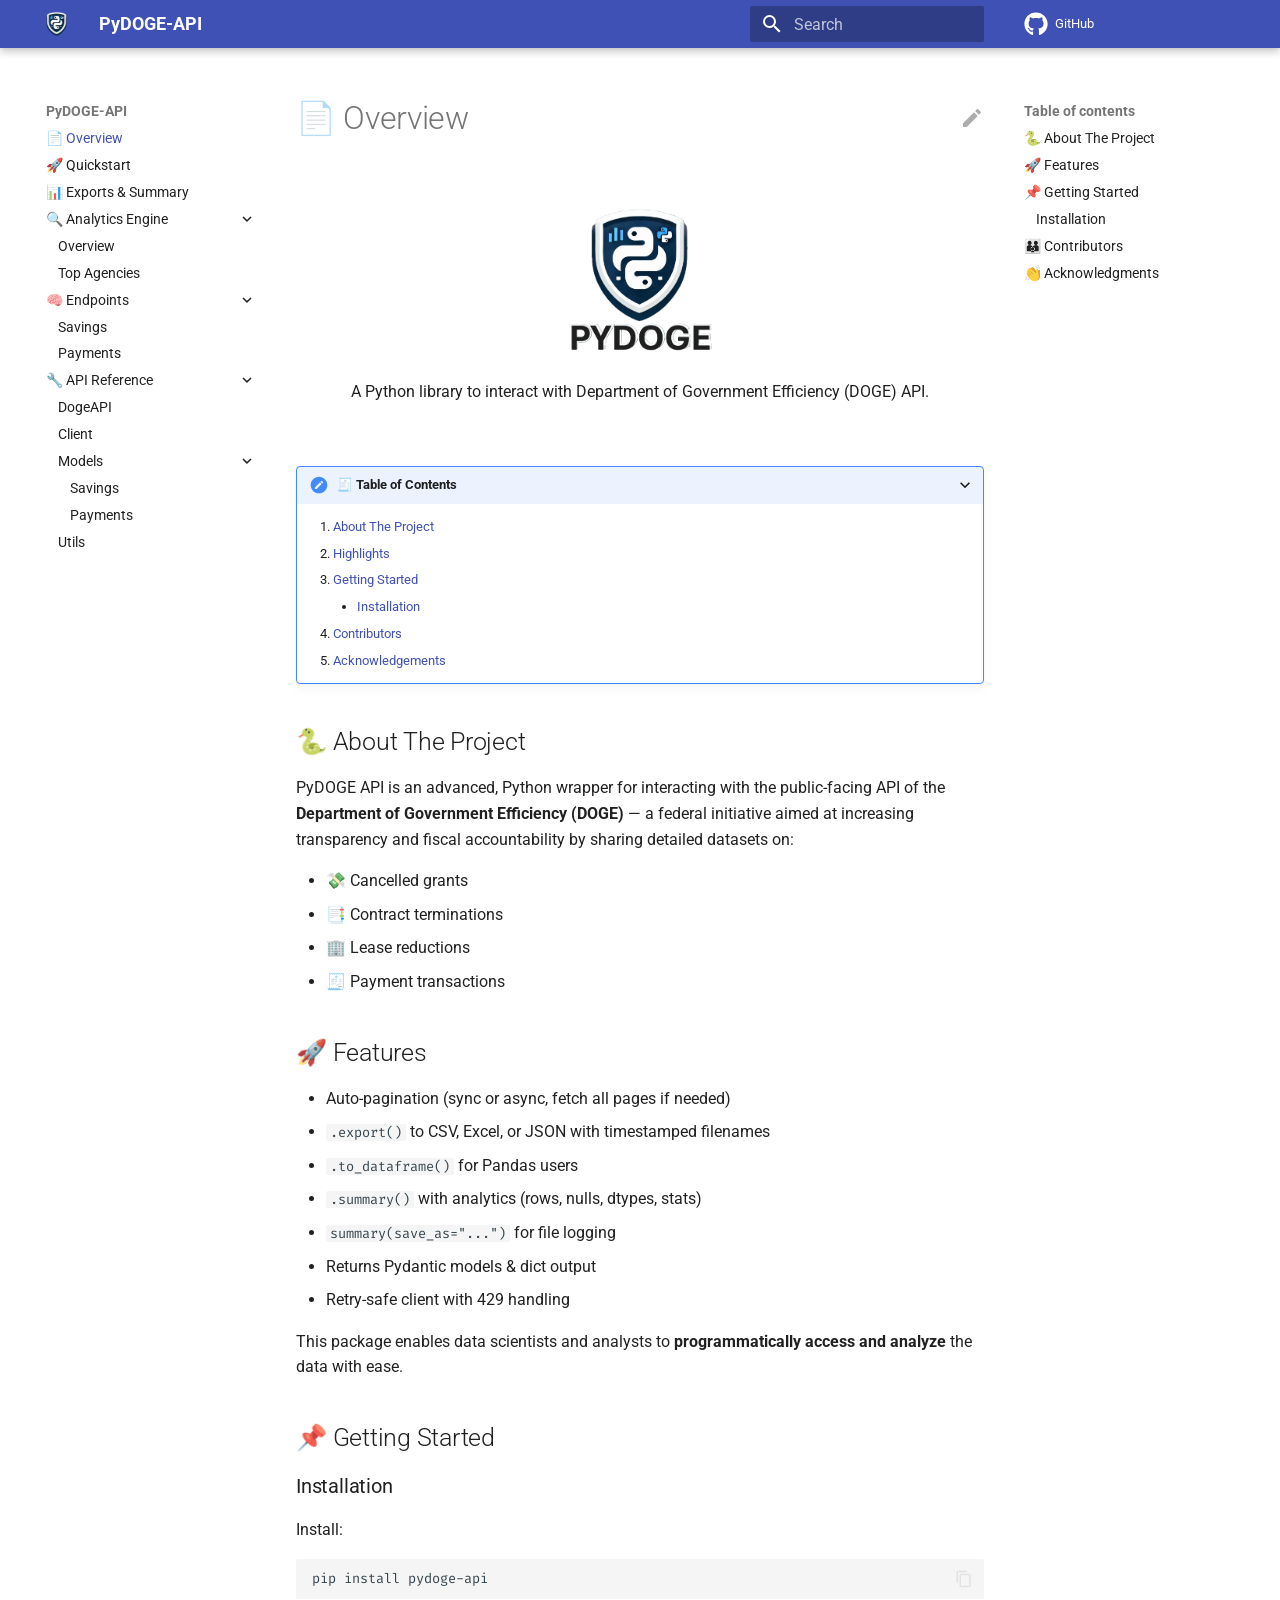
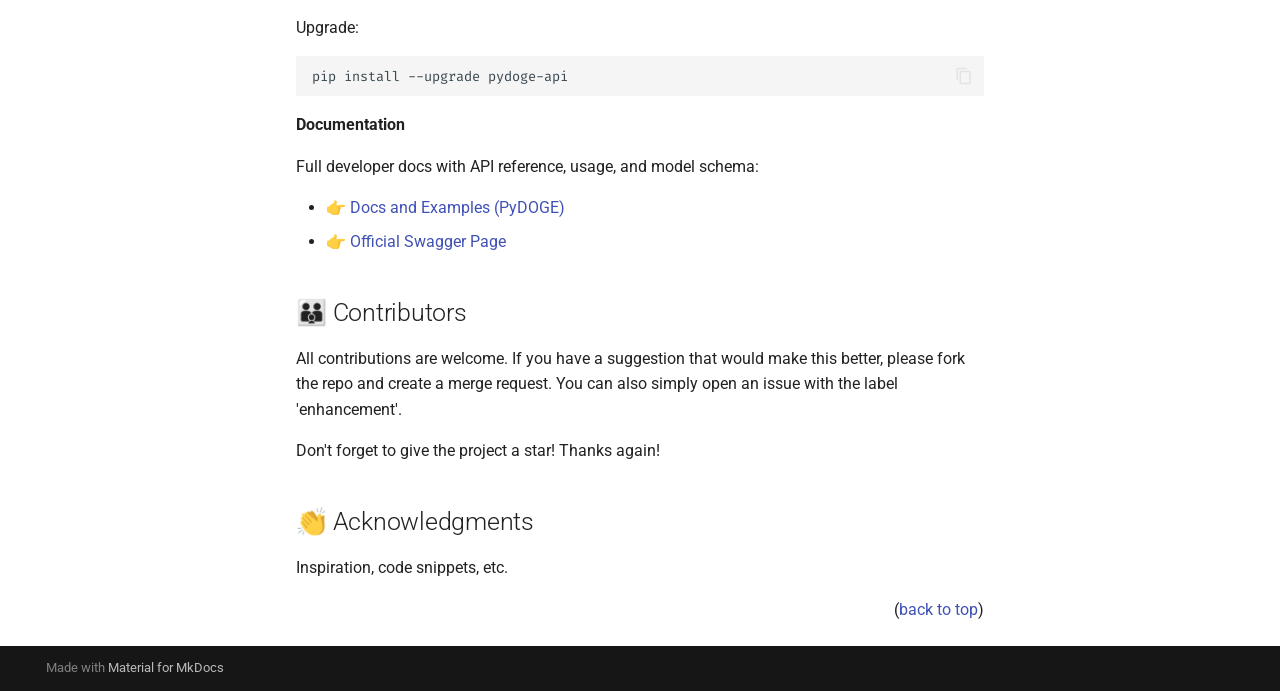
<file: index.html>
<!doctype html>
<html lang="en" class="no-js">
  <head>
    
      <meta charset="utf-8">
      <meta name="viewport" content="width=device-width,initial-scale=1">
      
        <meta name="description" content="A Python library to interact with DOGE API.">
      
      
        <meta name="author" content="Muhammad Hassan">
      
      
        <link rel="canonical" href="https://yourusername.github.io/pydoge-api/">
      
      
      
        <link rel="next" href="usage/">
      
      
      <link rel="icon" href="img/favicon/favicon.ico">
      <meta name="generator" content="mkdocs-1.6.1, mkdocs-material-9.6.11">
    
    
      
        <title>PyDOGE-API</title>
      
    
    
      <link rel="stylesheet" href="assets/stylesheets/main.4af4bdda.min.css">
      
        
        <link rel="stylesheet" href="assets/stylesheets/palette.06af60db.min.css">
      
      


    
    
      
    
    
      
        
        
        <link rel="preconnect" href="https://fonts.gstatic.com" crossorigin>
        <link rel="stylesheet" href="https://fonts.googleapis.com/css?family=Roboto:300,300i,400,400i,700,700i%7CFira+Code:400,400i,700,700i&display=fallback">
        <style>:root{--md-text-font:"Roboto";--md-code-font:"Fira Code"}</style>
      
    
    
      <link rel="stylesheet" href="assets/_mkdocstrings.css">
    
    <script>__md_scope=new URL(".",location),__md_hash=e=>[...e].reduce(((e,_)=>(e<<5)-e+_.charCodeAt(0)),0),__md_get=(e,_=localStorage,t=__md_scope)=>JSON.parse(_.getItem(t.pathname+"."+e)),__md_set=(e,_,t=localStorage,a=__md_scope)=>{try{t.setItem(a.pathname+"."+e,JSON.stringify(_))}catch(e){}}</script>
    
      

    
    
    
  </head>
  
  
    
    
      
    
    
    
    
    <body dir="ltr" data-md-color-scheme="default" data-md-color-primary="indigo" data-md-color-accent="indigo">
  
    
    <input class="md-toggle" data-md-toggle="drawer" type="checkbox" id="__drawer" autocomplete="off">
    <input class="md-toggle" data-md-toggle="search" type="checkbox" id="__search" autocomplete="off">
    <label class="md-overlay" for="__drawer"></label>
    <div data-md-component="skip">
      
        
        <a href="#about-the-project" class="md-skip">
          Skip to content
        </a>
      
    </div>
    <div data-md-component="announce">
      
    </div>
    
    
      

  

<header class="md-header md-header--shadow" data-md-component="header">
  <nav class="md-header__inner md-grid" aria-label="Header">
    <a href="." title="PyDOGE-API" class="md-header__button md-logo" aria-label="PyDOGE-API" data-md-component="logo">
      
  <img src="img/logo.PNG" alt="logo">

    </a>
    <label class="md-header__button md-icon" for="__drawer">
      
      <svg xmlns="http://www.w3.org/2000/svg" viewBox="0 0 24 24"><path d="M3 6h18v2H3zm0 5h18v2H3zm0 5h18v2H3z"/></svg>
    </label>
    <div class="md-header__title" data-md-component="header-title">
      <div class="md-header__ellipsis">
        <div class="md-header__topic">
          <span class="md-ellipsis">
            PyDOGE-API
          </span>
        </div>
        <div class="md-header__topic" data-md-component="header-topic">
          <span class="md-ellipsis">
            
              📄 Overview
            
          </span>
        </div>
      </div>
    </div>
    
      
        <form class="md-header__option" data-md-component="palette">
  
    
    
    
    <input class="md-option" data-md-color-media="(prefers-color-scheme: light)" data-md-color-scheme="default" data-md-color-primary="indigo" data-md-color-accent="indigo"  aria-hidden="true"  type="radio" name="__palette" id="__palette_0">
    
  
    
    
    
    <input class="md-option" data-md-color-media="(prefers-color-scheme: dark)" data-md-color-scheme="slate" data-md-color-primary="indigo" data-md-color-accent="lime"  aria-hidden="true"  type="radio" name="__palette" id="__palette_1">
    
  
</form>
      
    
    
      <script>var palette=__md_get("__palette");if(palette&&palette.color){if("(prefers-color-scheme)"===palette.color.media){var media=matchMedia("(prefers-color-scheme: light)"),input=document.querySelector(media.matches?"[data-md-color-media='(prefers-color-scheme: light)']":"[data-md-color-media='(prefers-color-scheme: dark)']");palette.color.media=input.getAttribute("data-md-color-media"),palette.color.scheme=input.getAttribute("data-md-color-scheme"),palette.color.primary=input.getAttribute("data-md-color-primary"),palette.color.accent=input.getAttribute("data-md-color-accent")}for(var[key,value]of Object.entries(palette.color))document.body.setAttribute("data-md-color-"+key,value)}</script>
    
    
    
      
      
        <label class="md-header__button md-icon" for="__search">
          
          <svg xmlns="http://www.w3.org/2000/svg" viewBox="0 0 24 24"><path d="M9.5 3A6.5 6.5 0 0 1 16 9.5c0 1.61-.59 3.09-1.56 4.23l.27.27h.79l5 5-1.5 1.5-5-5v-.79l-.27-.27A6.52 6.52 0 0 1 9.5 16 6.5 6.5 0 0 1 3 9.5 6.5 6.5 0 0 1 9.5 3m0 2C7 5 5 7 5 9.5S7 14 9.5 14 14 12 14 9.5 12 5 9.5 5"/></svg>
        </label>
        <div class="md-search" data-md-component="search" role="dialog">
  <label class="md-search__overlay" for="__search"></label>
  <div class="md-search__inner" role="search">
    <form class="md-search__form" name="search">
      <input type="text" class="md-search__input" name="query" aria-label="Search" placeholder="Search" autocapitalize="off" autocorrect="off" autocomplete="off" spellcheck="false" data-md-component="search-query" required>
      <label class="md-search__icon md-icon" for="__search">
        
        <svg xmlns="http://www.w3.org/2000/svg" viewBox="0 0 24 24"><path d="M9.5 3A6.5 6.5 0 0 1 16 9.5c0 1.61-.59 3.09-1.56 4.23l.27.27h.79l5 5-1.5 1.5-5-5v-.79l-.27-.27A6.52 6.52 0 0 1 9.5 16 6.5 6.5 0 0 1 3 9.5 6.5 6.5 0 0 1 9.5 3m0 2C7 5 5 7 5 9.5S7 14 9.5 14 14 12 14 9.5 12 5 9.5 5"/></svg>
        
        <svg xmlns="http://www.w3.org/2000/svg" viewBox="0 0 24 24"><path d="M20 11v2H8l5.5 5.5-1.42 1.42L4.16 12l7.92-7.92L13.5 5.5 8 11z"/></svg>
      </label>
      <nav class="md-search__options" aria-label="Search">
        
          <a href="javascript:void(0)" class="md-search__icon md-icon" title="Share" aria-label="Share" data-clipboard data-clipboard-text="" data-md-component="search-share" tabindex="-1">
            
            <svg xmlns="http://www.w3.org/2000/svg" viewBox="0 0 24 24"><path d="M18 16.08c-.76 0-1.44.3-1.96.77L8.91 12.7c.05-.23.09-.46.09-.7s-.04-.47-.09-.7l7.05-4.11c.54.5 1.25.81 2.04.81a3 3 0 0 0 3-3 3 3 0 0 0-3-3 3 3 0 0 0-3 3c0 .24.04.47.09.7L8.04 9.81C7.5 9.31 6.79 9 6 9a3 3 0 0 0-3 3 3 3 0 0 0 3 3c.79 0 1.5-.31 2.04-.81l7.12 4.15c-.05.21-.08.43-.08.66 0 1.61 1.31 2.91 2.92 2.91s2.92-1.3 2.92-2.91A2.92 2.92 0 0 0 18 16.08"/></svg>
          </a>
        
        <button type="reset" class="md-search__icon md-icon" title="Clear" aria-label="Clear" tabindex="-1">
          
          <svg xmlns="http://www.w3.org/2000/svg" viewBox="0 0 24 24"><path d="M19 6.41 17.59 5 12 10.59 6.41 5 5 6.41 10.59 12 5 17.59 6.41 19 12 13.41 17.59 19 19 17.59 13.41 12z"/></svg>
        </button>
      </nav>
      
        <div class="md-search__suggest" data-md-component="search-suggest"></div>
      
    </form>
    <div class="md-search__output">
      <div class="md-search__scrollwrap" tabindex="0" data-md-scrollfix>
        <div class="md-search-result" data-md-component="search-result">
          <div class="md-search-result__meta">
            Initializing search
          </div>
          <ol class="md-search-result__list" role="presentation"></ol>
        </div>
      </div>
    </div>
  </div>
</div>
      
    
    
      <div class="md-header__source">
        <a href="https://github.com/ihassan8/pydoge-api" title="Go to repository" class="md-source" data-md-component="source">
  <div class="md-source__icon md-icon">
    
    <svg xmlns="http://www.w3.org/2000/svg" viewBox="0 0 496 512"><!--! Font Awesome Free 6.7.2 by @fontawesome - https://fontawesome.com License - https://fontawesome.com/license/free (Icons: CC BY 4.0, Fonts: SIL OFL 1.1, Code: MIT License) Copyright 2024 Fonticons, Inc.--><path d="M165.9 397.4c0 2-2.3 3.6-5.2 3.6-3.3.3-5.6-1.3-5.6-3.6 0-2 2.3-3.6 5.2-3.6 3-.3 5.6 1.3 5.6 3.6m-31.1-4.5c-.7 2 1.3 4.3 4.3 4.9 2.6 1 5.6 0 6.2-2s-1.3-4.3-4.3-5.2c-2.6-.7-5.5.3-6.2 2.3m44.2-1.7c-2.9.7-4.9 2.6-4.6 4.9.3 2 2.9 3.3 5.9 2.6 2.9-.7 4.9-2.6 4.6-4.6-.3-1.9-3-3.2-5.9-2.9M244.8 8C106.1 8 0 113.3 0 252c0 110.9 69.8 205.8 169.5 239.2 12.8 2.3 17.3-5.6 17.3-12.1 0-6.2-.3-40.4-.3-61.4 0 0-70 15-84.7-29.8 0 0-11.4-29.1-27.8-36.6 0 0-22.9-15.7 1.6-15.4 0 0 24.9 2 38.6 25.8 21.9 38.6 58.6 27.5 72.9 20.9 2.3-16 8.8-27.1 16-33.7-55.9-6.2-112.3-14.3-112.3-110.5 0-27.5 7.6-41.3 23.6-58.9-2.6-6.5-11.1-33.3 2.6-67.9 20.9-6.5 69 27 69 27 20-5.6 41.5-8.5 62.8-8.5s42.8 2.9 62.8 8.5c0 0 48.1-33.6 69-27 13.7 34.7 5.2 61.4 2.6 67.9 16 17.7 25.8 31.5 25.8 58.9 0 96.5-58.9 104.2-114.8 110.5 9.2 7.9 17 22.9 17 46.4 0 33.7-.3 75.4-.3 83.6 0 6.5 4.6 14.4 17.3 12.1C428.2 457.8 496 362.9 496 252 496 113.3 383.5 8 244.8 8M97.2 352.9c-1.3 1-1 3.3.7 5.2 1.6 1.6 3.9 2.3 5.2 1 1.3-1 1-3.3-.7-5.2-1.6-1.6-3.9-2.3-5.2-1m-10.8-8.1c-.7 1.3.3 2.9 2.3 3.9 1.6 1 3.6.7 4.3-.7.7-1.3-.3-2.9-2.3-3.9-2-.6-3.6-.3-4.3.7m32.4 35.6c-1.6 1.3-1 4.3 1.3 6.2 2.3 2.3 5.2 2.6 6.5 1 1.3-1.3.7-4.3-1.3-6.2-2.2-2.3-5.2-2.6-6.5-1m-11.4-14.7c-1.6 1-1.6 3.6 0 5.9s4.3 3.3 5.6 2.3c1.6-1.3 1.6-3.9 0-6.2-1.4-2.3-4-3.3-5.6-2"/></svg>
  </div>
  <div class="md-source__repository">
    GitHub
  </div>
</a>
      </div>
    
  </nav>
  
</header>
    
    <div class="md-container" data-md-component="container">
      
      
        
          
        
      
      <main class="md-main" data-md-component="main">
        <div class="md-main__inner md-grid">
          
            
              
              <div class="md-sidebar md-sidebar--primary" data-md-component="sidebar" data-md-type="navigation" >
                <div class="md-sidebar__scrollwrap">
                  <div class="md-sidebar__inner">
                    



<nav class="md-nav md-nav--primary" aria-label="Navigation" data-md-level="0">
  <label class="md-nav__title" for="__drawer">
    <a href="." title="PyDOGE-API" class="md-nav__button md-logo" aria-label="PyDOGE-API" data-md-component="logo">
      
  <img src="img/logo.PNG" alt="logo">

    </a>
    PyDOGE-API
  </label>
  
    <div class="md-nav__source">
      <a href="https://github.com/ihassan8/pydoge-api" title="Go to repository" class="md-source" data-md-component="source">
  <div class="md-source__icon md-icon">
    
    <svg xmlns="http://www.w3.org/2000/svg" viewBox="0 0 496 512"><!--! Font Awesome Free 6.7.2 by @fontawesome - https://fontawesome.com License - https://fontawesome.com/license/free (Icons: CC BY 4.0, Fonts: SIL OFL 1.1, Code: MIT License) Copyright 2024 Fonticons, Inc.--><path d="M165.9 397.4c0 2-2.3 3.6-5.2 3.6-3.3.3-5.6-1.3-5.6-3.6 0-2 2.3-3.6 5.2-3.6 3-.3 5.6 1.3 5.6 3.6m-31.1-4.5c-.7 2 1.3 4.3 4.3 4.9 2.6 1 5.6 0 6.2-2s-1.3-4.3-4.3-5.2c-2.6-.7-5.5.3-6.2 2.3m44.2-1.7c-2.9.7-4.9 2.6-4.6 4.9.3 2 2.9 3.3 5.9 2.6 2.9-.7 4.9-2.6 4.6-4.6-.3-1.9-3-3.2-5.9-2.9M244.8 8C106.1 8 0 113.3 0 252c0 110.9 69.8 205.8 169.5 239.2 12.8 2.3 17.3-5.6 17.3-12.1 0-6.2-.3-40.4-.3-61.4 0 0-70 15-84.7-29.8 0 0-11.4-29.1-27.8-36.6 0 0-22.9-15.7 1.6-15.4 0 0 24.9 2 38.6 25.8 21.9 38.6 58.6 27.5 72.9 20.9 2.3-16 8.8-27.1 16-33.7-55.9-6.2-112.3-14.3-112.3-110.5 0-27.5 7.6-41.3 23.6-58.9-2.6-6.5-11.1-33.3 2.6-67.9 20.9-6.5 69 27 69 27 20-5.6 41.5-8.5 62.8-8.5s42.8 2.9 62.8 8.5c0 0 48.1-33.6 69-27 13.7 34.7 5.2 61.4 2.6 67.9 16 17.7 25.8 31.5 25.8 58.9 0 96.5-58.9 104.2-114.8 110.5 9.2 7.9 17 22.9 17 46.4 0 33.7-.3 75.4-.3 83.6 0 6.5 4.6 14.4 17.3 12.1C428.2 457.8 496 362.9 496 252 496 113.3 383.5 8 244.8 8M97.2 352.9c-1.3 1-1 3.3.7 5.2 1.6 1.6 3.9 2.3 5.2 1 1.3-1 1-3.3-.7-5.2-1.6-1.6-3.9-2.3-5.2-1m-10.8-8.1c-.7 1.3.3 2.9 2.3 3.9 1.6 1 3.6.7 4.3-.7.7-1.3-.3-2.9-2.3-3.9-2-.6-3.6-.3-4.3.7m32.4 35.6c-1.6 1.3-1 4.3 1.3 6.2 2.3 2.3 5.2 2.6 6.5 1 1.3-1.3.7-4.3-1.3-6.2-2.2-2.3-5.2-2.6-6.5-1m-11.4-14.7c-1.6 1-1.6 3.6 0 5.9s4.3 3.3 5.6 2.3c1.6-1.3 1.6-3.9 0-6.2-1.4-2.3-4-3.3-5.6-2"/></svg>
  </div>
  <div class="md-source__repository">
    GitHub
  </div>
</a>
    </div>
  
  <ul class="md-nav__list" data-md-scrollfix>
    
      
      
  
  
    
  
  
  
    <li class="md-nav__item md-nav__item--active">
      
      <input class="md-nav__toggle md-toggle" type="checkbox" id="__toc">
      
      
      
        <label class="md-nav__link md-nav__link--active" for="__toc">
          
  
  
  <span class="md-ellipsis">
    📄 Overview
    
  </span>
  

          <span class="md-nav__icon md-icon"></span>
        </label>
      
      <a href="." class="md-nav__link md-nav__link--active">
        
  
  
  <span class="md-ellipsis">
    📄 Overview
    
  </span>
  

      </a>
      
        

<nav class="md-nav md-nav--secondary" aria-label="Table of contents">
  
  
  
  
    <label class="md-nav__title" for="__toc">
      <span class="md-nav__icon md-icon"></span>
      Table of contents
    </label>
    <ul class="md-nav__list" data-md-component="toc" data-md-scrollfix>
      
        <li class="md-nav__item">
  <a href="#about-the-project" class="md-nav__link">
    <span class="md-ellipsis">
      🐍 About The Project
    </span>
  </a>
  
</li>
      
        <li class="md-nav__item">
  <a href="#features" class="md-nav__link">
    <span class="md-ellipsis">
      🚀 Features
    </span>
  </a>
  
</li>
      
        <li class="md-nav__item">
  <a href="#getting-started" class="md-nav__link">
    <span class="md-ellipsis">
      📌 Getting Started
    </span>
  </a>
  
    <nav class="md-nav" aria-label="📌 Getting Started">
      <ul class="md-nav__list">
        
          <li class="md-nav__item">
  <a href="#installation" class="md-nav__link">
    <span class="md-ellipsis">
      Installation
    </span>
  </a>
  
</li>
        
      </ul>
    </nav>
  
</li>
      
        <li class="md-nav__item">
  <a href="#contributors" class="md-nav__link">
    <span class="md-ellipsis">
      👪 Contributors
    </span>
  </a>
  
</li>
      
        <li class="md-nav__item">
  <a href="#acknowledgments" class="md-nav__link">
    <span class="md-ellipsis">
      👏 Acknowledgments
    </span>
  </a>
  
</li>
      
    </ul>
  
</nav>
      
    </li>
  

    
      
      
  
  
  
  
    <li class="md-nav__item">
      <a href="usage/" class="md-nav__link">
        
  
  
  <span class="md-ellipsis">
    🚀 Quickstart
    
  </span>
  

      </a>
    </li>
  

    
      
      
  
  
  
  
    <li class="md-nav__item">
      <a href="usage_exports/" class="md-nav__link">
        
  
  
  <span class="md-ellipsis">
    📊 Exports & Summary
    
  </span>
  

      </a>
    </li>
  

    
      
      
  
  
  
  
    
    
    
    
    
    <li class="md-nav__item md-nav__item--nested">
      
        
        
          
        
        <input class="md-nav__toggle md-toggle md-toggle--indeterminate" type="checkbox" id="__nav_4" >
        
          
          <label class="md-nav__link" for="__nav_4" id="__nav_4_label" tabindex="0">
            
  
  
  <span class="md-ellipsis">
    🔍 Analytics Engine
    
  </span>
  

            <span class="md-nav__icon md-icon"></span>
          </label>
        
        <nav class="md-nav" data-md-level="1" aria-labelledby="__nav_4_label" aria-expanded="false">
          <label class="md-nav__title" for="__nav_4">
            <span class="md-nav__icon md-icon"></span>
            🔍 Analytics Engine
          </label>
          <ul class="md-nav__list" data-md-scrollfix>
            
              
                
  
  
  
  
    <li class="md-nav__item">
      <a href="reference/analytics/" class="md-nav__link">
        
  
  
  <span class="md-ellipsis">
    Overview
    
  </span>
  

      </a>
    </li>
  

              
            
              
                
  
  
  
  
    <li class="md-nav__item">
      <a href="reference/analytics_agencies/" class="md-nav__link">
        
  
  
  <span class="md-ellipsis">
    Top Agencies
    
  </span>
  

      </a>
    </li>
  

              
            
          </ul>
        </nav>
      
    </li>
  

    
      
      
  
  
  
  
    
    
    
    
    
    <li class="md-nav__item md-nav__item--nested">
      
        
        
          
        
        <input class="md-nav__toggle md-toggle md-toggle--indeterminate" type="checkbox" id="__nav_5" >
        
          
          <label class="md-nav__link" for="__nav_5" id="__nav_5_label" tabindex="0">
            
  
  
  <span class="md-ellipsis">
    🧠 Endpoints
    
  </span>
  

            <span class="md-nav__icon md-icon"></span>
          </label>
        
        <nav class="md-nav" data-md-level="1" aria-labelledby="__nav_5_label" aria-expanded="false">
          <label class="md-nav__title" for="__nav_5">
            <span class="md-nav__icon md-icon"></span>
            🧠 Endpoints
          </label>
          <ul class="md-nav__list" data-md-scrollfix>
            
              
                
  
  
  
  
    <li class="md-nav__item">
      <a href="reference/savings/" class="md-nav__link">
        
  
  
  <span class="md-ellipsis">
    Savings
    
  </span>
  

      </a>
    </li>
  

              
            
              
                
  
  
  
  
    <li class="md-nav__item">
      <a href="reference/payments/" class="md-nav__link">
        
  
  
  <span class="md-ellipsis">
    Payments
    
  </span>
  

      </a>
    </li>
  

              
            
          </ul>
        </nav>
      
    </li>
  

    
      
      
  
  
  
  
    
    
    
    
    
    <li class="md-nav__item md-nav__item--nested">
      
        
        
          
        
        <input class="md-nav__toggle md-toggle md-toggle--indeterminate" type="checkbox" id="__nav_6" >
        
          
          <label class="md-nav__link" for="__nav_6" id="__nav_6_label" tabindex="0">
            
  
  
  <span class="md-ellipsis">
    🔧 API Reference
    
  </span>
  

            <span class="md-nav__icon md-icon"></span>
          </label>
        
        <nav class="md-nav" data-md-level="1" aria-labelledby="__nav_6_label" aria-expanded="false">
          <label class="md-nav__title" for="__nav_6">
            <span class="md-nav__icon md-icon"></span>
            🔧 API Reference
          </label>
          <ul class="md-nav__list" data-md-scrollfix>
            
              
                
  
  
  
  
    <li class="md-nav__item">
      <a href="reference/api/" class="md-nav__link">
        
  
  
  <span class="md-ellipsis">
    DogeAPI
    
  </span>
  

      </a>
    </li>
  

              
            
              
                
  
  
  
  
    <li class="md-nav__item">
      <a href="reference/client/" class="md-nav__link">
        
  
  
  <span class="md-ellipsis">
    Client
    
  </span>
  

      </a>
    </li>
  

              
            
              
                
  
  
  
  
    
    
    
    
    
    <li class="md-nav__item md-nav__item--nested">
      
        
        
          
        
        <input class="md-nav__toggle md-toggle md-toggle--indeterminate" type="checkbox" id="__nav_6_3" >
        
          
          <label class="md-nav__link" for="__nav_6_3" id="__nav_6_3_label" tabindex="0">
            
  
  
  <span class="md-ellipsis">
    Models
    
  </span>
  

            <span class="md-nav__icon md-icon"></span>
          </label>
        
        <nav class="md-nav" data-md-level="2" aria-labelledby="__nav_6_3_label" aria-expanded="false">
          <label class="md-nav__title" for="__nav_6_3">
            <span class="md-nav__icon md-icon"></span>
            Models
          </label>
          <ul class="md-nav__list" data-md-scrollfix>
            
              
                
  
  
  
  
    <li class="md-nav__item">
      <a href="reference/models_savings/" class="md-nav__link">
        
  
  
  <span class="md-ellipsis">
    Savings
    
  </span>
  

      </a>
    </li>
  

              
            
              
                
  
  
  
  
    <li class="md-nav__item">
      <a href="reference/models_payments/" class="md-nav__link">
        
  
  
  <span class="md-ellipsis">
    Payments
    
  </span>
  

      </a>
    </li>
  

              
            
          </ul>
        </nav>
      
    </li>
  

              
            
              
                
  
  
  
  
    <li class="md-nav__item">
      <a href="reference/utils_export/" class="md-nav__link">
        
  
  
  <span class="md-ellipsis">
    Utils
    
  </span>
  

      </a>
    </li>
  

              
            
          </ul>
        </nav>
      
    </li>
  

    
  </ul>
</nav>
                  </div>
                </div>
              </div>
            
            
              
              <div class="md-sidebar md-sidebar--secondary" data-md-component="sidebar" data-md-type="toc" >
                <div class="md-sidebar__scrollwrap">
                  <div class="md-sidebar__inner">
                    

<nav class="md-nav md-nav--secondary" aria-label="Table of contents">
  
  
  
  
    <label class="md-nav__title" for="__toc">
      <span class="md-nav__icon md-icon"></span>
      Table of contents
    </label>
    <ul class="md-nav__list" data-md-component="toc" data-md-scrollfix>
      
        <li class="md-nav__item">
  <a href="#about-the-project" class="md-nav__link">
    <span class="md-ellipsis">
      🐍 About The Project
    </span>
  </a>
  
</li>
      
        <li class="md-nav__item">
  <a href="#features" class="md-nav__link">
    <span class="md-ellipsis">
      🚀 Features
    </span>
  </a>
  
</li>
      
        <li class="md-nav__item">
  <a href="#getting-started" class="md-nav__link">
    <span class="md-ellipsis">
      📌 Getting Started
    </span>
  </a>
  
    <nav class="md-nav" aria-label="📌 Getting Started">
      <ul class="md-nav__list">
        
          <li class="md-nav__item">
  <a href="#installation" class="md-nav__link">
    <span class="md-ellipsis">
      Installation
    </span>
  </a>
  
</li>
        
      </ul>
    </nav>
  
</li>
      
        <li class="md-nav__item">
  <a href="#contributors" class="md-nav__link">
    <span class="md-ellipsis">
      👪 Contributors
    </span>
  </a>
  
</li>
      
        <li class="md-nav__item">
  <a href="#acknowledgments" class="md-nav__link">
    <span class="md-ellipsis">
      👏 Acknowledgments
    </span>
  </a>
  
</li>
      
    </ul>
  
</nav>
                  </div>
                </div>
              </div>
            
          
          
            <div class="md-content" data-md-component="content">
              <article class="md-content__inner md-typeset">
                
                  


  
    <a href="https://github.com/ihassan8/pydoge-api/edit/master/docs/index.md" title="Edit this page" class="md-content__button md-icon">
      
      <svg xmlns="http://www.w3.org/2000/svg" viewBox="0 0 24 24"><path d="M20.71 7.04c.39-.39.39-1.04 0-1.41l-2.34-2.34c-.37-.39-1.02-.39-1.41 0l-1.84 1.83 3.75 3.75M3 17.25V21h3.75L17.81 9.93l-3.75-3.75z"/></svg>
    </a>
  
  


  <h1>📄 Overview</h1>

<div align="center">
<img src="./img/logo_main.PNG" alt="PyDOGE Logo" width= "176">
<p>A Python library to interact with Department of Government Efficiency (DOGE) API.</p>
</div>

<p><br></p>
<details open="true">
  <summary><strong> 🧾 Table of Contents</strong></summary>
  <ol>
    <li>
      <a href="#about-the-project">About The Project</a>
    </li>
    <li>
      <a href="#highlights">Highlights</a>
    </li>
    <li>
      <a href="#getting-started">Getting Started</a>
      <ul>
        <li><a href="#installation">Installation</a></li>
      </ul>
    </li>
    <li><a href="#contributors">Contributors </a></li>
    <li><a href="#acknowledgments">Acknowledgements </a></li>
  </ol>
</details>

<h2 id="about-the-project">🐍 About The Project<a class="headerlink" href="#about-the-project" title="Permanent link">&para;</a></h2>
<p>PyDOGE API is an advanced, Python wrapper for interacting with the public-facing API of the <strong>Department of Government Efficiency (DOGE)</strong> — a federal initiative aimed at increasing transparency and fiscal accountability by sharing detailed datasets on:</p>
<ul>
<li>💸 Cancelled grants</li>
<li>📑 Contract terminations</li>
<li>🏢 Lease reductions</li>
<li>🧾 Payment transactions</li>
</ul>
<h2 id="features">🚀 Features<a class="headerlink" href="#features" title="Permanent link">&para;</a></h2>
<ul>
<li>Auto-pagination (sync or async, fetch all pages if needed)</li>
<li><code>.export()</code> to CSV, Excel, or JSON with timestamped filenames  </li>
<li><code>.to_dataframe()</code> for Pandas users </li>
<li><code>.summary()</code> with analytics (rows, nulls, dtypes, stats)  </li>
<li><code>summary(save_as="...")</code> for file logging  </li>
<li>Returns Pydantic models &amp; dict output</li>
<li>Retry-safe client with 429 handling</li>
</ul>
<p>This package enables data scientists and analysts to <strong>programmatically access and analyze</strong> the data with ease.</p>
<!--Getting Started-->
<h2 id="getting-started">📌 Getting Started<a class="headerlink" href="#getting-started" title="Permanent link">&para;</a></h2>
<h3 id="installation">Installation<a class="headerlink" href="#installation" title="Permanent link">&para;</a></h3>
<p>Install:
<div class="highlight"><pre><span></span><code>pip<span class="w"> </span>install<span class="w"> </span>pydoge-api
</code></pre></div>
Upgrade:
<div class="highlight"><pre><span></span><code>pip install --upgrade pydoge-api
</code></pre></div></p>
<p><strong>Documentation</strong></p>
<p>Full developer docs with API reference, usage, and model schema:</p>
<ul>
<li>👉 <a href="https://ihassan8.github.io/pydoge-api/">Docs and Examples (PyDOGE)</a></li>
<li>👉 <a href="https://api.doge.gov/docs">Official Swagger Page</a></li>
</ul>
<h2 id="contributors">👪 Contributors<a class="headerlink" href="#contributors" title="Permanent link">&para;</a></h2>
<p>All contributions are welcome. If you have a suggestion that would make this better, please fork the repo and create a merge request. You can also simply open an issue with the label 'enhancement'.</p>
<p>Don't forget to give the project a star! Thanks again!</p>
<h2 id="acknowledgments">👏 Acknowledgments<a class="headerlink" href="#acknowledgments" title="Permanent link">&para;</a></h2>
<p>Inspiration, code snippets, etc.</p>
<p align="right">(<a href="#readme-top">back to top</a>)</p>












                
              </article>
            </div>
          
          
  <script>var tabs=__md_get("__tabs");if(Array.isArray(tabs))e:for(var set of document.querySelectorAll(".tabbed-set")){var labels=set.querySelector(".tabbed-labels");for(var tab of tabs)for(var label of labels.getElementsByTagName("label"))if(label.innerText.trim()===tab){var input=document.getElementById(label.htmlFor);input.checked=!0;continue e}}</script>

<script>var target=document.getElementById(location.hash.slice(1));target&&target.name&&(target.checked=target.name.startsWith("__tabbed_"))</script>
        </div>
        
          <button type="button" class="md-top md-icon" data-md-component="top" hidden>
  
  <svg xmlns="http://www.w3.org/2000/svg" viewBox="0 0 24 24"><path d="M13 20h-2V8l-5.5 5.5-1.42-1.42L12 4.16l7.92 7.92-1.42 1.42L13 8z"/></svg>
  Back to top
</button>
        
      </main>
      
        <footer class="md-footer">
  
  <div class="md-footer-meta md-typeset">
    <div class="md-footer-meta__inner md-grid">
      <div class="md-copyright">
  
  
    Made with
    <a href="https://squidfunk.github.io/mkdocs-material/" target="_blank" rel="noopener">
      Material for MkDocs
    </a>
  
</div>
      
    </div>
  </div>
</footer>
      
    </div>
    <div class="md-dialog" data-md-component="dialog">
      <div class="md-dialog__inner md-typeset"></div>
    </div>
    
    
    
      
      <script id="__config" type="application/json">{"base": ".", "features": ["navigation.instant", "navigation.top", "navigation.expand", "search.highlight", "search.suggest", "search.share", "content.code.copy", "content.code.annotate", "content.action.edit", "header.autohide", "navigation.path", "content.tabs.link"], "search": "assets/javascripts/workers/search.f8cc74c7.min.js", "tags": null, "translations": {"clipboard.copied": "Copied to clipboard", "clipboard.copy": "Copy to clipboard", "search.result.more.one": "1 more on this page", "search.result.more.other": "# more on this page", "search.result.none": "No matching documents", "search.result.one": "1 matching document", "search.result.other": "# matching documents", "search.result.placeholder": "Type to start searching", "search.result.term.missing": "Missing", "select.version": "Select version"}, "version": null}</script>
    
    
      <script src="assets/javascripts/bundle.c8b220af.min.js"></script>
      
    
  </body>
</html>
</file>
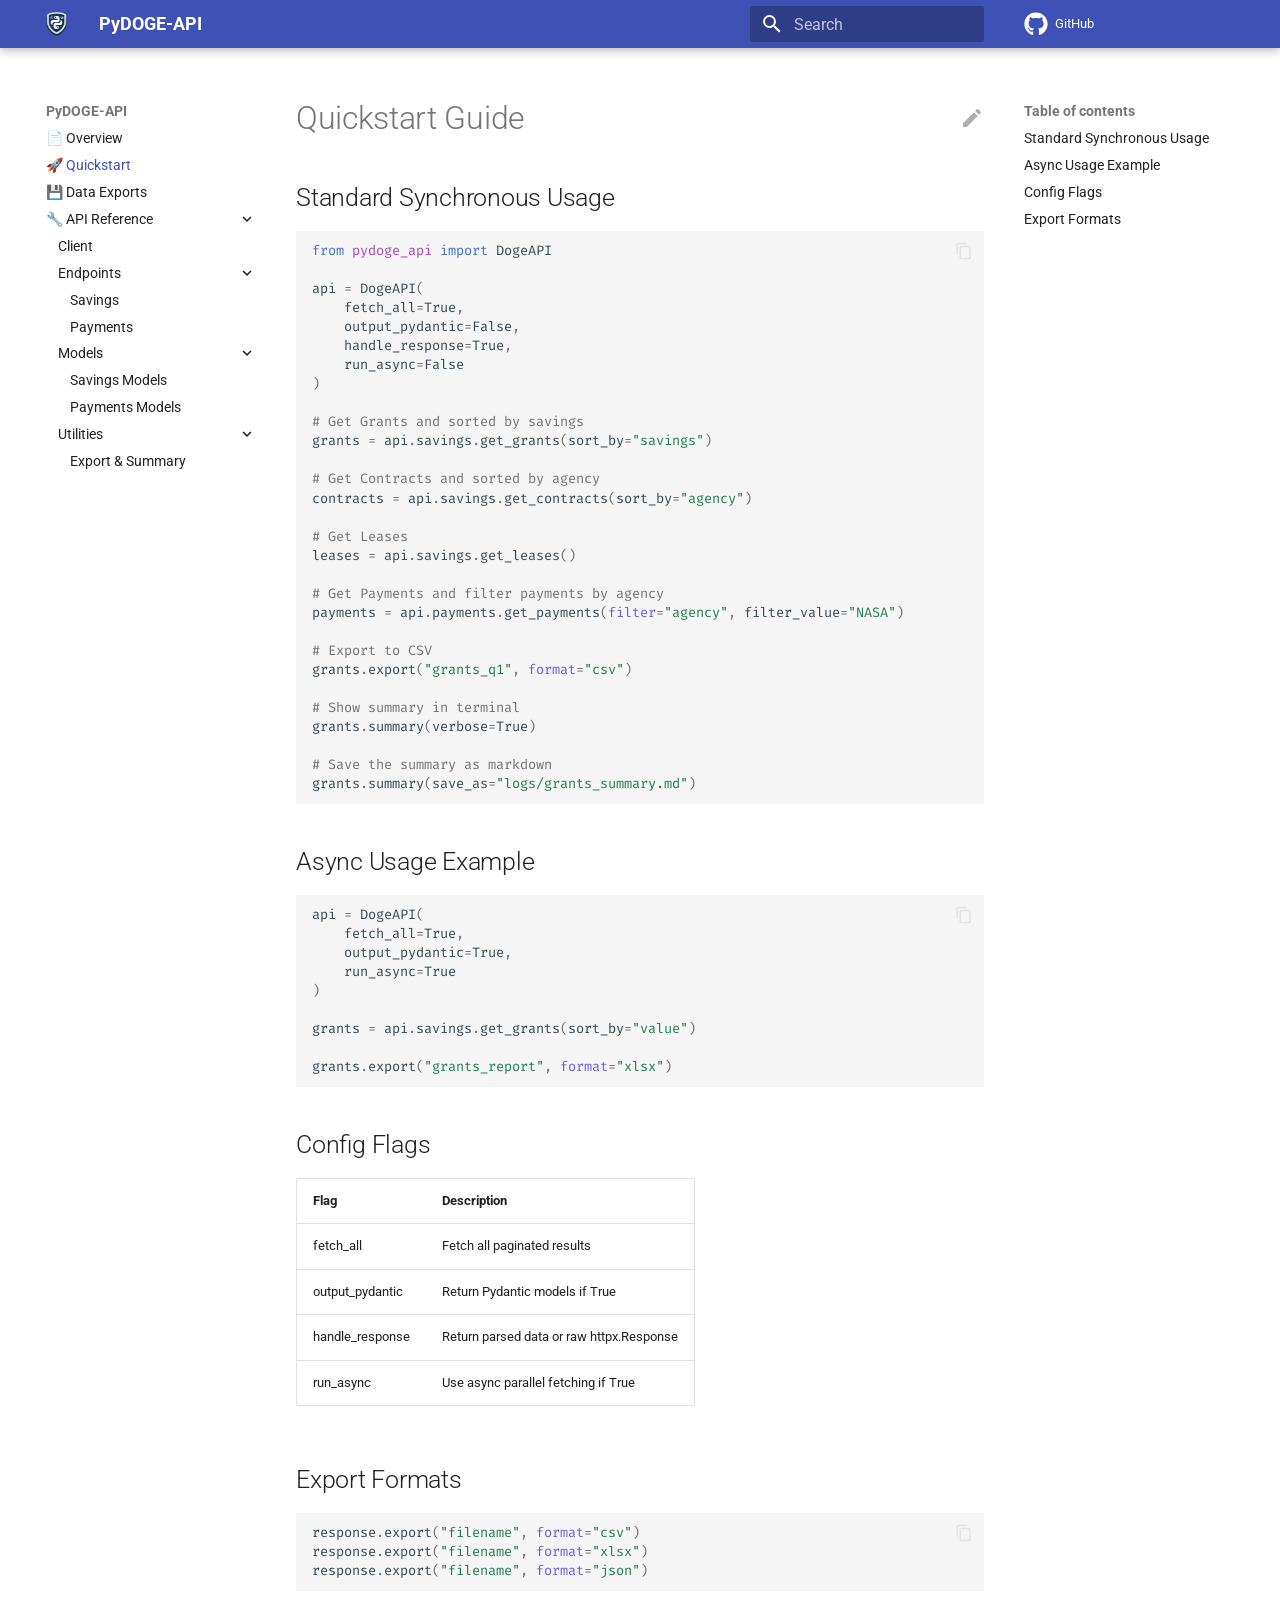
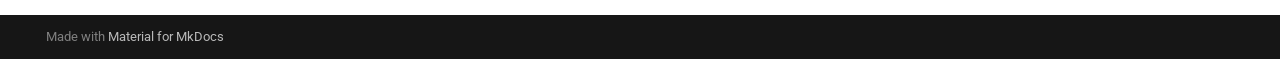
<file: usage/index.html>
<!doctype html>
<html lang="en" class="no-js">
  <head>
    
      <meta charset="utf-8">
      <meta name="viewport" content="width=device-width,initial-scale=1">
      
        <meta name="description" content="A Python library to interact with DOGE API.">
      
      
        <meta name="author" content="Muhammad Hassan">
      
      
        <link rel="canonical" href="https://yourusername.github.io/pydoge-api/usage/">
      
      
        <link rel="prev" href="..">
      
      
        <link rel="next" href="../usage_exports/">
      
      
      <link rel="icon" href="../img/favicon/favicon.ico">
      <meta name="generator" content="mkdocs-1.6.1, mkdocs-material-9.6.11">
    
    
      
        <title>🚀 Quickstart - PyDOGE-API</title>
      
    
    
      <link rel="stylesheet" href="../assets/stylesheets/main.4af4bdda.min.css">
      
        
        <link rel="stylesheet" href="../assets/stylesheets/palette.06af60db.min.css">
      
      


    
    
      
    
    
      
        
        
        <link rel="preconnect" href="https://fonts.gstatic.com" crossorigin>
        <link rel="stylesheet" href="https://fonts.googleapis.com/css?family=Roboto:300,300i,400,400i,700,700i%7CFira+Code:400,400i,700,700i&display=fallback">
        <style>:root{--md-text-font:"Roboto";--md-code-font:"Fira Code"}</style>
      
    
    
      <link rel="stylesheet" href="../assets/_mkdocstrings.css">
    
    <script>__md_scope=new URL("..",location),__md_hash=e=>[...e].reduce(((e,_)=>(e<<5)-e+_.charCodeAt(0)),0),__md_get=(e,_=localStorage,t=__md_scope)=>JSON.parse(_.getItem(t.pathname+"."+e)),__md_set=(e,_,t=localStorage,a=__md_scope)=>{try{t.setItem(a.pathname+"."+e,JSON.stringify(_))}catch(e){}}</script>
    
      

    
    
    
  </head>
  
  
    
    
      
    
    
    
    
    <body dir="ltr" data-md-color-scheme="default" data-md-color-primary="indigo" data-md-color-accent="indigo">
  
    
    <input class="md-toggle" data-md-toggle="drawer" type="checkbox" id="__drawer" autocomplete="off">
    <input class="md-toggle" data-md-toggle="search" type="checkbox" id="__search" autocomplete="off">
    <label class="md-overlay" for="__drawer"></label>
    <div data-md-component="skip">
      
        
        <a href="#quickstart-guide" class="md-skip">
          Skip to content
        </a>
      
    </div>
    <div data-md-component="announce">
      
    </div>
    
    
      

  

<header class="md-header md-header--shadow" data-md-component="header">
  <nav class="md-header__inner md-grid" aria-label="Header">
    <a href=".." title="PyDOGE-API" class="md-header__button md-logo" aria-label="PyDOGE-API" data-md-component="logo">
      
  <img src="../img/logo.PNG" alt="logo">

    </a>
    <label class="md-header__button md-icon" for="__drawer">
      
      <svg xmlns="http://www.w3.org/2000/svg" viewBox="0 0 24 24"><path d="M3 6h18v2H3zm0 5h18v2H3zm0 5h18v2H3z"/></svg>
    </label>
    <div class="md-header__title" data-md-component="header-title">
      <div class="md-header__ellipsis">
        <div class="md-header__topic">
          <span class="md-ellipsis">
            PyDOGE-API
          </span>
        </div>
        <div class="md-header__topic" data-md-component="header-topic">
          <span class="md-ellipsis">
            
              🚀 Quickstart
            
          </span>
        </div>
      </div>
    </div>
    
      
        <form class="md-header__option" data-md-component="palette">
  
    
    
    
    <input class="md-option" data-md-color-media="(prefers-color-scheme: light)" data-md-color-scheme="default" data-md-color-primary="indigo" data-md-color-accent="indigo"  aria-hidden="true"  type="radio" name="__palette" id="__palette_0">
    
  
    
    
    
    <input class="md-option" data-md-color-media="(prefers-color-scheme: dark)" data-md-color-scheme="slate" data-md-color-primary="indigo" data-md-color-accent="lime"  aria-hidden="true"  type="radio" name="__palette" id="__palette_1">
    
  
</form>
      
    
    
      <script>var palette=__md_get("__palette");if(palette&&palette.color){if("(prefers-color-scheme)"===palette.color.media){var media=matchMedia("(prefers-color-scheme: light)"),input=document.querySelector(media.matches?"[data-md-color-media='(prefers-color-scheme: light)']":"[data-md-color-media='(prefers-color-scheme: dark)']");palette.color.media=input.getAttribute("data-md-color-media"),palette.color.scheme=input.getAttribute("data-md-color-scheme"),palette.color.primary=input.getAttribute("data-md-color-primary"),palette.color.accent=input.getAttribute("data-md-color-accent")}for(var[key,value]of Object.entries(palette.color))document.body.setAttribute("data-md-color-"+key,value)}</script>
    
    
    
      
      
        <label class="md-header__button md-icon" for="__search">
          
          <svg xmlns="http://www.w3.org/2000/svg" viewBox="0 0 24 24"><path d="M9.5 3A6.5 6.5 0 0 1 16 9.5c0 1.61-.59 3.09-1.56 4.23l.27.27h.79l5 5-1.5 1.5-5-5v-.79l-.27-.27A6.52 6.52 0 0 1 9.5 16 6.5 6.5 0 0 1 3 9.5 6.5 6.5 0 0 1 9.5 3m0 2C7 5 5 7 5 9.5S7 14 9.5 14 14 12 14 9.5 12 5 9.5 5"/></svg>
        </label>
        <div class="md-search" data-md-component="search" role="dialog">
  <label class="md-search__overlay" for="__search"></label>
  <div class="md-search__inner" role="search">
    <form class="md-search__form" name="search">
      <input type="text" class="md-search__input" name="query" aria-label="Search" placeholder="Search" autocapitalize="off" autocorrect="off" autocomplete="off" spellcheck="false" data-md-component="search-query" required>
      <label class="md-search__icon md-icon" for="__search">
        
        <svg xmlns="http://www.w3.org/2000/svg" viewBox="0 0 24 24"><path d="M9.5 3A6.5 6.5 0 0 1 16 9.5c0 1.61-.59 3.09-1.56 4.23l.27.27h.79l5 5-1.5 1.5-5-5v-.79l-.27-.27A6.52 6.52 0 0 1 9.5 16 6.5 6.5 0 0 1 3 9.5 6.5 6.5 0 0 1 9.5 3m0 2C7 5 5 7 5 9.5S7 14 9.5 14 14 12 14 9.5 12 5 9.5 5"/></svg>
        
        <svg xmlns="http://www.w3.org/2000/svg" viewBox="0 0 24 24"><path d="M20 11v2H8l5.5 5.5-1.42 1.42L4.16 12l7.92-7.92L13.5 5.5 8 11z"/></svg>
      </label>
      <nav class="md-search__options" aria-label="Search">
        
          <a href="javascript:void(0)" class="md-search__icon md-icon" title="Share" aria-label="Share" data-clipboard data-clipboard-text="" data-md-component="search-share" tabindex="-1">
            
            <svg xmlns="http://www.w3.org/2000/svg" viewBox="0 0 24 24"><path d="M18 16.08c-.76 0-1.44.3-1.96.77L8.91 12.7c.05-.23.09-.46.09-.7s-.04-.47-.09-.7l7.05-4.11c.54.5 1.25.81 2.04.81a3 3 0 0 0 3-3 3 3 0 0 0-3-3 3 3 0 0 0-3 3c0 .24.04.47.09.7L8.04 9.81C7.5 9.31 6.79 9 6 9a3 3 0 0 0-3 3 3 3 0 0 0 3 3c.79 0 1.5-.31 2.04-.81l7.12 4.15c-.05.21-.08.43-.08.66 0 1.61 1.31 2.91 2.92 2.91s2.92-1.3 2.92-2.91A2.92 2.92 0 0 0 18 16.08"/></svg>
          </a>
        
        <button type="reset" class="md-search__icon md-icon" title="Clear" aria-label="Clear" tabindex="-1">
          
          <svg xmlns="http://www.w3.org/2000/svg" viewBox="0 0 24 24"><path d="M19 6.41 17.59 5 12 10.59 6.41 5 5 6.41 10.59 12 5 17.59 6.41 19 12 13.41 17.59 19 19 17.59 13.41 12z"/></svg>
        </button>
      </nav>
      
        <div class="md-search__suggest" data-md-component="search-suggest"></div>
      
    </form>
    <div class="md-search__output">
      <div class="md-search__scrollwrap" tabindex="0" data-md-scrollfix>
        <div class="md-search-result" data-md-component="search-result">
          <div class="md-search-result__meta">
            Initializing search
          </div>
          <ol class="md-search-result__list" role="presentation"></ol>
        </div>
      </div>
    </div>
  </div>
</div>
      
    
    
      <div class="md-header__source">
        <a href="https://github.com/ihassan8/pydoge-api" title="Go to repository" class="md-source" data-md-component="source">
  <div class="md-source__icon md-icon">
    
    <svg xmlns="http://www.w3.org/2000/svg" viewBox="0 0 496 512"><!--! Font Awesome Free 6.7.2 by @fontawesome - https://fontawesome.com License - https://fontawesome.com/license/free (Icons: CC BY 4.0, Fonts: SIL OFL 1.1, Code: MIT License) Copyright 2024 Fonticons, Inc.--><path d="M165.9 397.4c0 2-2.3 3.6-5.2 3.6-3.3.3-5.6-1.3-5.6-3.6 0-2 2.3-3.6 5.2-3.6 3-.3 5.6 1.3 5.6 3.6m-31.1-4.5c-.7 2 1.3 4.3 4.3 4.9 2.6 1 5.6 0 6.2-2s-1.3-4.3-4.3-5.2c-2.6-.7-5.5.3-6.2 2.3m44.2-1.7c-2.9.7-4.9 2.6-4.6 4.9.3 2 2.9 3.3 5.9 2.6 2.9-.7 4.9-2.6 4.6-4.6-.3-1.9-3-3.2-5.9-2.9M244.8 8C106.1 8 0 113.3 0 252c0 110.9 69.8 205.8 169.5 239.2 12.8 2.3 17.3-5.6 17.3-12.1 0-6.2-.3-40.4-.3-61.4 0 0-70 15-84.7-29.8 0 0-11.4-29.1-27.8-36.6 0 0-22.9-15.7 1.6-15.4 0 0 24.9 2 38.6 25.8 21.9 38.6 58.6 27.5 72.9 20.9 2.3-16 8.8-27.1 16-33.7-55.9-6.2-112.3-14.3-112.3-110.5 0-27.5 7.6-41.3 23.6-58.9-2.6-6.5-11.1-33.3 2.6-67.9 20.9-6.5 69 27 69 27 20-5.6 41.5-8.5 62.8-8.5s42.8 2.9 62.8 8.5c0 0 48.1-33.6 69-27 13.7 34.7 5.2 61.4 2.6 67.9 16 17.7 25.8 31.5 25.8 58.9 0 96.5-58.9 104.2-114.8 110.5 9.2 7.9 17 22.9 17 46.4 0 33.7-.3 75.4-.3 83.6 0 6.5 4.6 14.4 17.3 12.1C428.2 457.8 496 362.9 496 252 496 113.3 383.5 8 244.8 8M97.2 352.9c-1.3 1-1 3.3.7 5.2 1.6 1.6 3.9 2.3 5.2 1 1.3-1 1-3.3-.7-5.2-1.6-1.6-3.9-2.3-5.2-1m-10.8-8.1c-.7 1.3.3 2.9 2.3 3.9 1.6 1 3.6.7 4.3-.7.7-1.3-.3-2.9-2.3-3.9-2-.6-3.6-.3-4.3.7m32.4 35.6c-1.6 1.3-1 4.3 1.3 6.2 2.3 2.3 5.2 2.6 6.5 1 1.3-1.3.7-4.3-1.3-6.2-2.2-2.3-5.2-2.6-6.5-1m-11.4-14.7c-1.6 1-1.6 3.6 0 5.9s4.3 3.3 5.6 2.3c1.6-1.3 1.6-3.9 0-6.2-1.4-2.3-4-3.3-5.6-2"/></svg>
  </div>
  <div class="md-source__repository">
    GitHub
  </div>
</a>
      </div>
    
  </nav>
  
</header>
    
    <div class="md-container" data-md-component="container">
      
      
        
          
        
      
      <main class="md-main" data-md-component="main">
        <div class="md-main__inner md-grid">
          
            
              
              <div class="md-sidebar md-sidebar--primary" data-md-component="sidebar" data-md-type="navigation" >
                <div class="md-sidebar__scrollwrap">
                  <div class="md-sidebar__inner">
                    



<nav class="md-nav md-nav--primary" aria-label="Navigation" data-md-level="0">
  <label class="md-nav__title" for="__drawer">
    <a href=".." title="PyDOGE-API" class="md-nav__button md-logo" aria-label="PyDOGE-API" data-md-component="logo">
      
  <img src="../img/logo.PNG" alt="logo">

    </a>
    PyDOGE-API
  </label>
  
    <div class="md-nav__source">
      <a href="https://github.com/ihassan8/pydoge-api" title="Go to repository" class="md-source" data-md-component="source">
  <div class="md-source__icon md-icon">
    
    <svg xmlns="http://www.w3.org/2000/svg" viewBox="0 0 496 512"><!--! Font Awesome Free 6.7.2 by @fontawesome - https://fontawesome.com License - https://fontawesome.com/license/free (Icons: CC BY 4.0, Fonts: SIL OFL 1.1, Code: MIT License) Copyright 2024 Fonticons, Inc.--><path d="M165.9 397.4c0 2-2.3 3.6-5.2 3.6-3.3.3-5.6-1.3-5.6-3.6 0-2 2.3-3.6 5.2-3.6 3-.3 5.6 1.3 5.6 3.6m-31.1-4.5c-.7 2 1.3 4.3 4.3 4.9 2.6 1 5.6 0 6.2-2s-1.3-4.3-4.3-5.2c-2.6-.7-5.5.3-6.2 2.3m44.2-1.7c-2.9.7-4.9 2.6-4.6 4.9.3 2 2.9 3.3 5.9 2.6 2.9-.7 4.9-2.6 4.6-4.6-.3-1.9-3-3.2-5.9-2.9M244.8 8C106.1 8 0 113.3 0 252c0 110.9 69.8 205.8 169.5 239.2 12.8 2.3 17.3-5.6 17.3-12.1 0-6.2-.3-40.4-.3-61.4 0 0-70 15-84.7-29.8 0 0-11.4-29.1-27.8-36.6 0 0-22.9-15.7 1.6-15.4 0 0 24.9 2 38.6 25.8 21.9 38.6 58.6 27.5 72.9 20.9 2.3-16 8.8-27.1 16-33.7-55.9-6.2-112.3-14.3-112.3-110.5 0-27.5 7.6-41.3 23.6-58.9-2.6-6.5-11.1-33.3 2.6-67.9 20.9-6.5 69 27 69 27 20-5.6 41.5-8.5 62.8-8.5s42.8 2.9 62.8 8.5c0 0 48.1-33.6 69-27 13.7 34.7 5.2 61.4 2.6 67.9 16 17.7 25.8 31.5 25.8 58.9 0 96.5-58.9 104.2-114.8 110.5 9.2 7.9 17 22.9 17 46.4 0 33.7-.3 75.4-.3 83.6 0 6.5 4.6 14.4 17.3 12.1C428.2 457.8 496 362.9 496 252 496 113.3 383.5 8 244.8 8M97.2 352.9c-1.3 1-1 3.3.7 5.2 1.6 1.6 3.9 2.3 5.2 1 1.3-1 1-3.3-.7-5.2-1.6-1.6-3.9-2.3-5.2-1m-10.8-8.1c-.7 1.3.3 2.9 2.3 3.9 1.6 1 3.6.7 4.3-.7.7-1.3-.3-2.9-2.3-3.9-2-.6-3.6-.3-4.3.7m32.4 35.6c-1.6 1.3-1 4.3 1.3 6.2 2.3 2.3 5.2 2.6 6.5 1 1.3-1.3.7-4.3-1.3-6.2-2.2-2.3-5.2-2.6-6.5-1m-11.4-14.7c-1.6 1-1.6 3.6 0 5.9s4.3 3.3 5.6 2.3c1.6-1.3 1.6-3.9 0-6.2-1.4-2.3-4-3.3-5.6-2"/></svg>
  </div>
  <div class="md-source__repository">
    GitHub
  </div>
</a>
    </div>
  
  <ul class="md-nav__list" data-md-scrollfix>
    
      
      
  
  
  
  
    <li class="md-nav__item">
      <a href=".." class="md-nav__link">
        
  
  
  <span class="md-ellipsis">
    📄 Overview
    
  </span>
  

      </a>
    </li>
  

    
      
      
  
  
    
  
  
  
    <li class="md-nav__item md-nav__item--active">
      
      <input class="md-nav__toggle md-toggle" type="checkbox" id="__toc">
      
      
        
      
      
        <label class="md-nav__link md-nav__link--active" for="__toc">
          
  
  
  <span class="md-ellipsis">
    🚀 Quickstart
    
  </span>
  

          <span class="md-nav__icon md-icon"></span>
        </label>
      
      <a href="./" class="md-nav__link md-nav__link--active">
        
  
  
  <span class="md-ellipsis">
    🚀 Quickstart
    
  </span>
  

      </a>
      
        

<nav class="md-nav md-nav--secondary" aria-label="Table of contents">
  
  
  
    
  
  
    <label class="md-nav__title" for="__toc">
      <span class="md-nav__icon md-icon"></span>
      Table of contents
    </label>
    <ul class="md-nav__list" data-md-component="toc" data-md-scrollfix>
      
        <li class="md-nav__item">
  <a href="#standard-synchronous-usage" class="md-nav__link">
    <span class="md-ellipsis">
      Standard Synchronous Usage
    </span>
  </a>
  
</li>
      
        <li class="md-nav__item">
  <a href="#async-usage-example" class="md-nav__link">
    <span class="md-ellipsis">
      Async Usage Example
    </span>
  </a>
  
</li>
      
        <li class="md-nav__item">
  <a href="#config-flags" class="md-nav__link">
    <span class="md-ellipsis">
      Config Flags
    </span>
  </a>
  
</li>
      
        <li class="md-nav__item">
  <a href="#export-formats" class="md-nav__link">
    <span class="md-ellipsis">
      Export Formats
    </span>
  </a>
  
</li>
      
    </ul>
  
</nav>
      
    </li>
  

    
      
      
  
  
  
  
    <li class="md-nav__item">
      <a href="../usage_exports/" class="md-nav__link">
        
  
  
  <span class="md-ellipsis">
    💾 Data Exports
    
  </span>
  

      </a>
    </li>
  

    
      
      
  
  
  
  
    
    
    
    
    
    <li class="md-nav__item md-nav__item--nested">
      
        
        
          
        
        <input class="md-nav__toggle md-toggle md-toggle--indeterminate" type="checkbox" id="__nav_4" >
        
          
          <label class="md-nav__link" for="__nav_4" id="__nav_4_label" tabindex="0">
            
  
  
  <span class="md-ellipsis">
    🔧 API Reference
    
  </span>
  

            <span class="md-nav__icon md-icon"></span>
          </label>
        
        <nav class="md-nav" data-md-level="1" aria-labelledby="__nav_4_label" aria-expanded="false">
          <label class="md-nav__title" for="__nav_4">
            <span class="md-nav__icon md-icon"></span>
            🔧 API Reference
          </label>
          <ul class="md-nav__list" data-md-scrollfix>
            
              
                
  
  
  
  
    <li class="md-nav__item">
      <a href="../reference/client/" class="md-nav__link">
        
  
  
  <span class="md-ellipsis">
    Client
    
  </span>
  

      </a>
    </li>
  

              
            
              
                
  
  
  
  
    
    
    
    
    
    <li class="md-nav__item md-nav__item--nested">
      
        
        
          
        
        <input class="md-nav__toggle md-toggle md-toggle--indeterminate" type="checkbox" id="__nav_4_2" >
        
          
          <label class="md-nav__link" for="__nav_4_2" id="__nav_4_2_label" tabindex="0">
            
  
  
  <span class="md-ellipsis">
    Endpoints
    
  </span>
  

            <span class="md-nav__icon md-icon"></span>
          </label>
        
        <nav class="md-nav" data-md-level="2" aria-labelledby="__nav_4_2_label" aria-expanded="false">
          <label class="md-nav__title" for="__nav_4_2">
            <span class="md-nav__icon md-icon"></span>
            Endpoints
          </label>
          <ul class="md-nav__list" data-md-scrollfix>
            
              
                
  
  
  
  
    <li class="md-nav__item">
      <a href="../reference/savings/" class="md-nav__link">
        
  
  
  <span class="md-ellipsis">
    Savings
    
  </span>
  

      </a>
    </li>
  

              
            
              
                
  
  
  
  
    <li class="md-nav__item">
      <a href="../reference/payments/" class="md-nav__link">
        
  
  
  <span class="md-ellipsis">
    Payments
    
  </span>
  

      </a>
    </li>
  

              
            
          </ul>
        </nav>
      
    </li>
  

              
            
              
                
  
  
  
  
    
    
    
    
    
    <li class="md-nav__item md-nav__item--nested">
      
        
        
          
        
        <input class="md-nav__toggle md-toggle md-toggle--indeterminate" type="checkbox" id="__nav_4_3" >
        
          
          <label class="md-nav__link" for="__nav_4_3" id="__nav_4_3_label" tabindex="0">
            
  
  
  <span class="md-ellipsis">
    Models
    
  </span>
  

            <span class="md-nav__icon md-icon"></span>
          </label>
        
        <nav class="md-nav" data-md-level="2" aria-labelledby="__nav_4_3_label" aria-expanded="false">
          <label class="md-nav__title" for="__nav_4_3">
            <span class="md-nav__icon md-icon"></span>
            Models
          </label>
          <ul class="md-nav__list" data-md-scrollfix>
            
              
                
  
  
  
  
    <li class="md-nav__item">
      <a href="../reference/models_savings/" class="md-nav__link">
        
  
  
  <span class="md-ellipsis">
    Savings Models
    
  </span>
  

      </a>
    </li>
  

              
            
              
                
  
  
  
  
    <li class="md-nav__item">
      <a href="../reference/models_payments/" class="md-nav__link">
        
  
  
  <span class="md-ellipsis">
    Payments Models
    
  </span>
  

      </a>
    </li>
  

              
            
          </ul>
        </nav>
      
    </li>
  

              
            
              
                
  
  
  
  
    
    
    
    
    
    <li class="md-nav__item md-nav__item--nested">
      
        
        
          
        
        <input class="md-nav__toggle md-toggle md-toggle--indeterminate" type="checkbox" id="__nav_4_4" >
        
          
          <label class="md-nav__link" for="__nav_4_4" id="__nav_4_4_label" tabindex="0">
            
  
  
  <span class="md-ellipsis">
    Utilities
    
  </span>
  

            <span class="md-nav__icon md-icon"></span>
          </label>
        
        <nav class="md-nav" data-md-level="2" aria-labelledby="__nav_4_4_label" aria-expanded="false">
          <label class="md-nav__title" for="__nav_4_4">
            <span class="md-nav__icon md-icon"></span>
            Utilities
          </label>
          <ul class="md-nav__list" data-md-scrollfix>
            
              
                
  
  
  
  
    <li class="md-nav__item">
      <a href="../reference/utils_export/" class="md-nav__link">
        
  
  
  <span class="md-ellipsis">
    Export & Summary
    
  </span>
  

      </a>
    </li>
  

              
            
          </ul>
        </nav>
      
    </li>
  

              
            
          </ul>
        </nav>
      
    </li>
  

    
  </ul>
</nav>
                  </div>
                </div>
              </div>
            
            
              
              <div class="md-sidebar md-sidebar--secondary" data-md-component="sidebar" data-md-type="toc" >
                <div class="md-sidebar__scrollwrap">
                  <div class="md-sidebar__inner">
                    

<nav class="md-nav md-nav--secondary" aria-label="Table of contents">
  
  
  
    
  
  
    <label class="md-nav__title" for="__toc">
      <span class="md-nav__icon md-icon"></span>
      Table of contents
    </label>
    <ul class="md-nav__list" data-md-component="toc" data-md-scrollfix>
      
        <li class="md-nav__item">
  <a href="#standard-synchronous-usage" class="md-nav__link">
    <span class="md-ellipsis">
      Standard Synchronous Usage
    </span>
  </a>
  
</li>
      
        <li class="md-nav__item">
  <a href="#async-usage-example" class="md-nav__link">
    <span class="md-ellipsis">
      Async Usage Example
    </span>
  </a>
  
</li>
      
        <li class="md-nav__item">
  <a href="#config-flags" class="md-nav__link">
    <span class="md-ellipsis">
      Config Flags
    </span>
  </a>
  
</li>
      
        <li class="md-nav__item">
  <a href="#export-formats" class="md-nav__link">
    <span class="md-ellipsis">
      Export Formats
    </span>
  </a>
  
</li>
      
    </ul>
  
</nav>
                  </div>
                </div>
              </div>
            
          
          
            <div class="md-content" data-md-component="content">
              <article class="md-content__inner md-typeset">
                
                  


  
    <a href="https://github.com/ihassan8/pydoge-api/edit/master/docs/usage.md" title="Edit this page" class="md-content__button md-icon">
      
      <svg xmlns="http://www.w3.org/2000/svg" viewBox="0 0 24 24"><path d="M20.71 7.04c.39-.39.39-1.04 0-1.41l-2.34-2.34c-.37-.39-1.02-.39-1.41 0l-1.84 1.83 3.75 3.75M3 17.25V21h3.75L17.81 9.93l-3.75-3.75z"/></svg>
    </a>
  
  


<h1 id="quickstart-guide">Quickstart Guide<a class="headerlink" href="#quickstart-guide" title="Permanent link">&para;</a></h1>
<h2 id="standard-synchronous-usage">Standard Synchronous Usage<a class="headerlink" href="#standard-synchronous-usage" title="Permanent link">&para;</a></h2>
<div class="highlight"><pre><span></span><code><span class="kn">from</span><span class="w"> </span><span class="nn">pydoge_api</span><span class="w"> </span><span class="kn">import</span> <span class="n">DogeAPI</span>

<span class="n">api</span> <span class="o">=</span> <span class="n">DogeAPI</span><span class="p">(</span>
    <span class="n">fetch_all</span><span class="o">=</span><span class="kc">True</span><span class="p">,</span>
    <span class="n">output_pydantic</span><span class="o">=</span><span class="kc">False</span><span class="p">,</span>
    <span class="n">handle_response</span><span class="o">=</span><span class="kc">True</span><span class="p">,</span>
    <span class="n">run_async</span><span class="o">=</span><span class="kc">False</span>
<span class="p">)</span>

<span class="c1"># Get Grants and sorted by savings</span>
<span class="n">grants</span> <span class="o">=</span> <span class="n">api</span><span class="o">.</span><span class="n">savings</span><span class="o">.</span><span class="n">get_grants</span><span class="p">(</span><span class="n">sort_by</span><span class="o">=</span><span class="s2">&quot;savings&quot;</span><span class="p">)</span>

<span class="c1"># Get Contracts and sorted by agency</span>
<span class="n">contracts</span> <span class="o">=</span> <span class="n">api</span><span class="o">.</span><span class="n">savings</span><span class="o">.</span><span class="n">get_contracts</span><span class="p">(</span><span class="n">sort_by</span><span class="o">=</span><span class="s2">&quot;agency&quot;</span><span class="p">)</span>

<span class="c1"># Get Leases</span>
<span class="n">leases</span> <span class="o">=</span> <span class="n">api</span><span class="o">.</span><span class="n">savings</span><span class="o">.</span><span class="n">get_leases</span><span class="p">()</span>

<span class="c1"># Get Payments and filter payments by agency</span>
<span class="n">payments</span> <span class="o">=</span> <span class="n">api</span><span class="o">.</span><span class="n">payments</span><span class="o">.</span><span class="n">get_payments</span><span class="p">(</span><span class="nb">filter</span><span class="o">=</span><span class="s2">&quot;agency&quot;</span><span class="p">,</span> <span class="n">filter_value</span><span class="o">=</span><span class="s2">&quot;NASA&quot;</span><span class="p">)</span>

<span class="c1"># Export to CSV</span>
<span class="n">grants</span><span class="o">.</span><span class="n">export</span><span class="p">(</span><span class="s2">&quot;grants_q1&quot;</span><span class="p">,</span> <span class="nb">format</span><span class="o">=</span><span class="s2">&quot;csv&quot;</span><span class="p">)</span>

<span class="c1"># Show summary in terminal</span>
<span class="n">grants</span><span class="o">.</span><span class="n">summary</span><span class="p">(</span><span class="n">verbose</span><span class="o">=</span><span class="kc">True</span><span class="p">)</span>

<span class="c1"># Save the summary as markdown</span>
<span class="n">grants</span><span class="o">.</span><span class="n">summary</span><span class="p">(</span><span class="n">save_as</span><span class="o">=</span><span class="s2">&quot;logs/grants_summary.md&quot;</span><span class="p">)</span>
</code></pre></div>
<h2 id="async-usage-example">Async Usage Example<a class="headerlink" href="#async-usage-example" title="Permanent link">&para;</a></h2>
<div class="highlight"><pre><span></span><code><span class="n">api</span> <span class="o">=</span> <span class="n">DogeAPI</span><span class="p">(</span>
    <span class="n">fetch_all</span><span class="o">=</span><span class="kc">True</span><span class="p">,</span>
    <span class="n">output_pydantic</span><span class="o">=</span><span class="kc">True</span><span class="p">,</span>
    <span class="n">run_async</span><span class="o">=</span><span class="kc">True</span>
<span class="p">)</span>

<span class="n">grants</span> <span class="o">=</span> <span class="n">api</span><span class="o">.</span><span class="n">savings</span><span class="o">.</span><span class="n">get_grants</span><span class="p">(</span><span class="n">sort_by</span><span class="o">=</span><span class="s2">&quot;value&quot;</span><span class="p">)</span>

<span class="n">grants</span><span class="o">.</span><span class="n">export</span><span class="p">(</span><span class="s2">&quot;grants_report&quot;</span><span class="p">,</span> <span class="nb">format</span><span class="o">=</span><span class="s2">&quot;xlsx&quot;</span><span class="p">)</span>
</code></pre></div>
<h2 id="config-flags">Config Flags<a class="headerlink" href="#config-flags" title="Permanent link">&para;</a></h2>
<table>
<thead>
<tr>
<th>Flag</th>
<th>Description</th>
</tr>
</thead>
<tbody>
<tr>
<td>fetch_all</td>
<td>Fetch all paginated results</td>
</tr>
<tr>
<td>output_pydantic</td>
<td>Return Pydantic models if True</td>
</tr>
<tr>
<td>handle_response</td>
<td>Return parsed data or raw httpx.Response</td>
</tr>
<tr>
<td>run_async</td>
<td>Use async parallel fetching if True</td>
</tr>
</tbody>
</table>
<h2 id="export-formats">Export Formats<a class="headerlink" href="#export-formats" title="Permanent link">&para;</a></h2>
<div class="highlight"><pre><span></span><code><span class="n">response</span><span class="o">.</span><span class="n">export</span><span class="p">(</span><span class="s2">&quot;filename&quot;</span><span class="p">,</span> <span class="nb">format</span><span class="o">=</span><span class="s2">&quot;csv&quot;</span><span class="p">)</span>
<span class="n">response</span><span class="o">.</span><span class="n">export</span><span class="p">(</span><span class="s2">&quot;filename&quot;</span><span class="p">,</span> <span class="nb">format</span><span class="o">=</span><span class="s2">&quot;xlsx&quot;</span><span class="p">)</span>
<span class="n">response</span><span class="o">.</span><span class="n">export</span><span class="p">(</span><span class="s2">&quot;filename&quot;</span><span class="p">,</span> <span class="nb">format</span><span class="o">=</span><span class="s2">&quot;json&quot;</span><span class="p">)</span>
</code></pre></div>












                
              </article>
            </div>
          
          
  <script>var tabs=__md_get("__tabs");if(Array.isArray(tabs))e:for(var set of document.querySelectorAll(".tabbed-set")){var labels=set.querySelector(".tabbed-labels");for(var tab of tabs)for(var label of labels.getElementsByTagName("label"))if(label.innerText.trim()===tab){var input=document.getElementById(label.htmlFor);input.checked=!0;continue e}}</script>

<script>var target=document.getElementById(location.hash.slice(1));target&&target.name&&(target.checked=target.name.startsWith("__tabbed_"))</script>
        </div>
        
          <button type="button" class="md-top md-icon" data-md-component="top" hidden>
  
  <svg xmlns="http://www.w3.org/2000/svg" viewBox="0 0 24 24"><path d="M13 20h-2V8l-5.5 5.5-1.42-1.42L12 4.16l7.92 7.92-1.42 1.42L13 8z"/></svg>
  Back to top
</button>
        
      </main>
      
        <footer class="md-footer">
  
  <div class="md-footer-meta md-typeset">
    <div class="md-footer-meta__inner md-grid">
      <div class="md-copyright">
  
  
    Made with
    <a href="https://squidfunk.github.io/mkdocs-material/" target="_blank" rel="noopener">
      Material for MkDocs
    </a>
  
</div>
      
    </div>
  </div>
</footer>
      
    </div>
    <div class="md-dialog" data-md-component="dialog">
      <div class="md-dialog__inner md-typeset"></div>
    </div>
    
    
    
      
      <script id="__config" type="application/json">{"base": "..", "features": ["navigation.instant", "navigation.top", "navigation.expand", "search.highlight", "search.suggest", "search.share", "content.code.copy", "content.code.annotate", "content.action.edit", "header.autohide", "navigation.path", "content.tabs.link"], "search": "../assets/javascripts/workers/search.f8cc74c7.min.js", "tags": null, "translations": {"clipboard.copied": "Copied to clipboard", "clipboard.copy": "Copy to clipboard", "search.result.more.one": "1 more on this page", "search.result.more.other": "# more on this page", "search.result.none": "No matching documents", "search.result.one": "1 matching document", "search.result.other": "# matching documents", "search.result.placeholder": "Type to start searching", "search.result.term.missing": "Missing", "select.version": "Select version"}, "version": null}</script>
    
    
      <script src="../assets/javascripts/bundle.c8b220af.min.js"></script>
      
    
  </body>
</html>
</file>
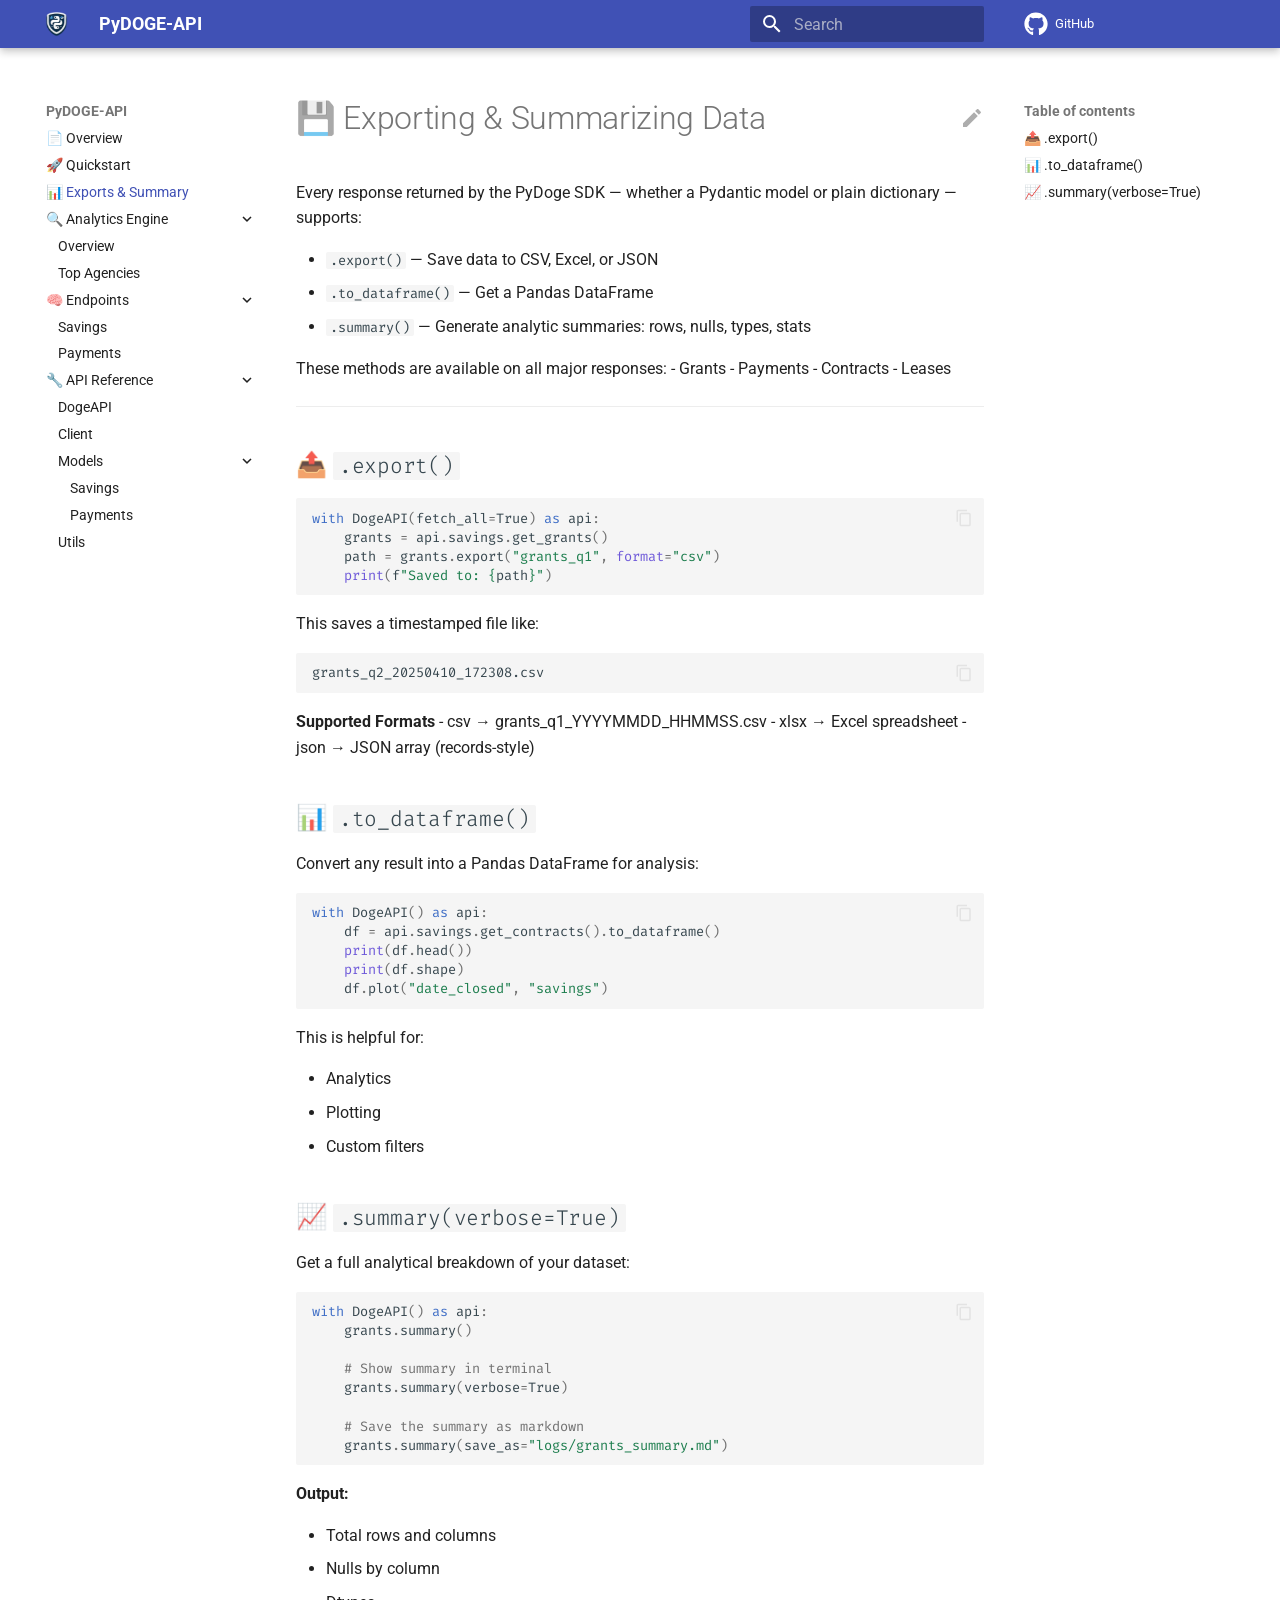
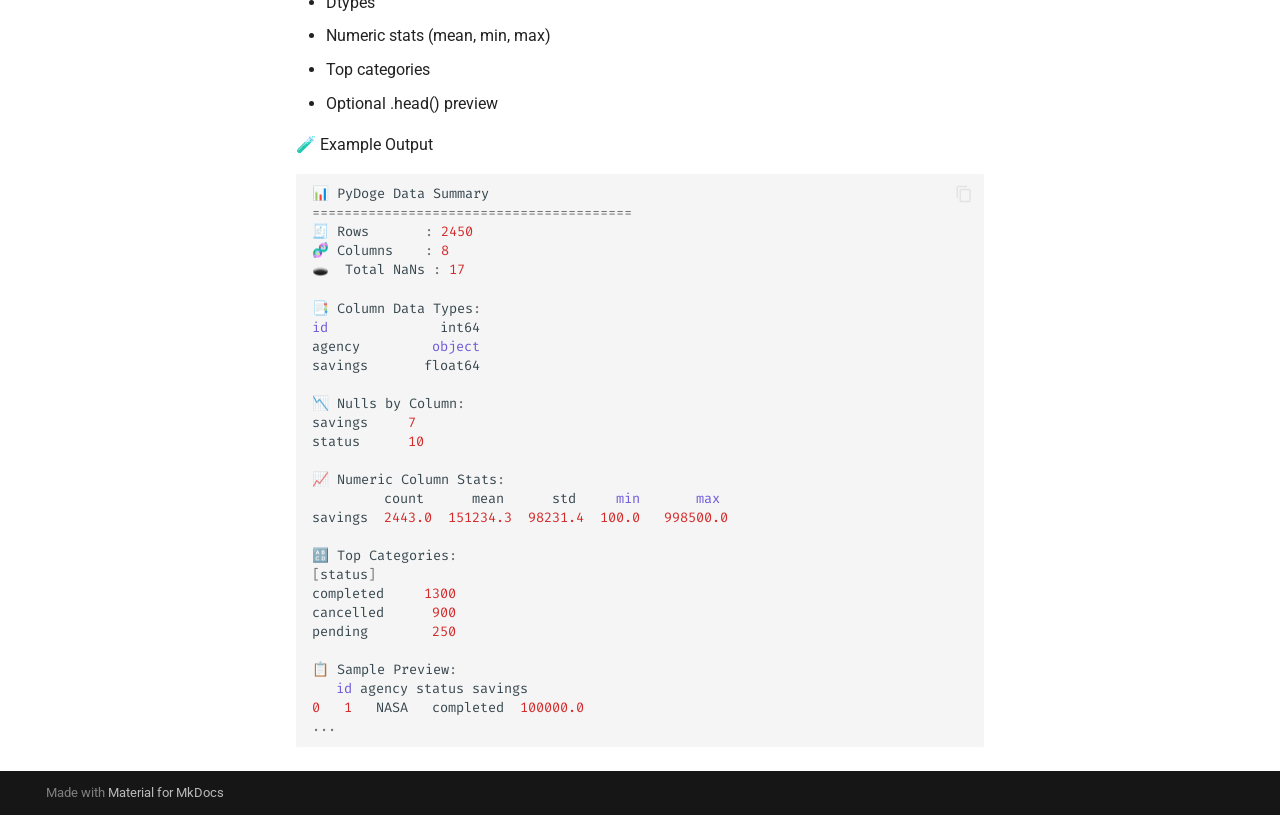
<file: usage_exports/index.html>
<!doctype html>
<html lang="en" class="no-js">
  <head>
    
      <meta charset="utf-8">
      <meta name="viewport" content="width=device-width,initial-scale=1">
      
        <meta name="description" content="A Python library to interact with DOGE API.">
      
      
        <meta name="author" content="Muhammad Hassan">
      
      
        <link rel="canonical" href="https://yourusername.github.io/pydoge-api/usage_exports/">
      
      
        <link rel="prev" href="../usage/">
      
      
        <link rel="next" href="../reference/analytics/">
      
      
      <link rel="icon" href="../img/favicon/favicon.ico">
      <meta name="generator" content="mkdocs-1.6.1, mkdocs-material-9.6.11">
    
    
      
        <title>📊 Exports & Summary - PyDOGE-API</title>
      
    
    
      <link rel="stylesheet" href="../assets/stylesheets/main.4af4bdda.min.css">
      
        
        <link rel="stylesheet" href="../assets/stylesheets/palette.06af60db.min.css">
      
      


    
    
      
    
    
      
        
        
        <link rel="preconnect" href="https://fonts.gstatic.com" crossorigin>
        <link rel="stylesheet" href="https://fonts.googleapis.com/css?family=Roboto:300,300i,400,400i,700,700i%7CFira+Code:400,400i,700,700i&display=fallback">
        <style>:root{--md-text-font:"Roboto";--md-code-font:"Fira Code"}</style>
      
    
    
      <link rel="stylesheet" href="../assets/_mkdocstrings.css">
    
    <script>__md_scope=new URL("..",location),__md_hash=e=>[...e].reduce(((e,_)=>(e<<5)-e+_.charCodeAt(0)),0),__md_get=(e,_=localStorage,t=__md_scope)=>JSON.parse(_.getItem(t.pathname+"."+e)),__md_set=(e,_,t=localStorage,a=__md_scope)=>{try{t.setItem(a.pathname+"."+e,JSON.stringify(_))}catch(e){}}</script>
    
      

    
    
    
  </head>
  
  
    
    
      
    
    
    
    
    <body dir="ltr" data-md-color-scheme="default" data-md-color-primary="indigo" data-md-color-accent="indigo">
  
    
    <input class="md-toggle" data-md-toggle="drawer" type="checkbox" id="__drawer" autocomplete="off">
    <input class="md-toggle" data-md-toggle="search" type="checkbox" id="__search" autocomplete="off">
    <label class="md-overlay" for="__drawer"></label>
    <div data-md-component="skip">
      
        
        <a href="#exporting-summarizing-data" class="md-skip">
          Skip to content
        </a>
      
    </div>
    <div data-md-component="announce">
      
    </div>
    
    
      

  

<header class="md-header md-header--shadow" data-md-component="header">
  <nav class="md-header__inner md-grid" aria-label="Header">
    <a href=".." title="PyDOGE-API" class="md-header__button md-logo" aria-label="PyDOGE-API" data-md-component="logo">
      
  <img src="../img/logo.PNG" alt="logo">

    </a>
    <label class="md-header__button md-icon" for="__drawer">
      
      <svg xmlns="http://www.w3.org/2000/svg" viewBox="0 0 24 24"><path d="M3 6h18v2H3zm0 5h18v2H3zm0 5h18v2H3z"/></svg>
    </label>
    <div class="md-header__title" data-md-component="header-title">
      <div class="md-header__ellipsis">
        <div class="md-header__topic">
          <span class="md-ellipsis">
            PyDOGE-API
          </span>
        </div>
        <div class="md-header__topic" data-md-component="header-topic">
          <span class="md-ellipsis">
            
              📊 Exports & Summary
            
          </span>
        </div>
      </div>
    </div>
    
      
        <form class="md-header__option" data-md-component="palette">
  
    
    
    
    <input class="md-option" data-md-color-media="(prefers-color-scheme: light)" data-md-color-scheme="default" data-md-color-primary="indigo" data-md-color-accent="indigo"  aria-hidden="true"  type="radio" name="__palette" id="__palette_0">
    
  
    
    
    
    <input class="md-option" data-md-color-media="(prefers-color-scheme: dark)" data-md-color-scheme="slate" data-md-color-primary="indigo" data-md-color-accent="lime"  aria-hidden="true"  type="radio" name="__palette" id="__palette_1">
    
  
</form>
      
    
    
      <script>var palette=__md_get("__palette");if(palette&&palette.color){if("(prefers-color-scheme)"===palette.color.media){var media=matchMedia("(prefers-color-scheme: light)"),input=document.querySelector(media.matches?"[data-md-color-media='(prefers-color-scheme: light)']":"[data-md-color-media='(prefers-color-scheme: dark)']");palette.color.media=input.getAttribute("data-md-color-media"),palette.color.scheme=input.getAttribute("data-md-color-scheme"),palette.color.primary=input.getAttribute("data-md-color-primary"),palette.color.accent=input.getAttribute("data-md-color-accent")}for(var[key,value]of Object.entries(palette.color))document.body.setAttribute("data-md-color-"+key,value)}</script>
    
    
    
      
      
        <label class="md-header__button md-icon" for="__search">
          
          <svg xmlns="http://www.w3.org/2000/svg" viewBox="0 0 24 24"><path d="M9.5 3A6.5 6.5 0 0 1 16 9.5c0 1.61-.59 3.09-1.56 4.23l.27.27h.79l5 5-1.5 1.5-5-5v-.79l-.27-.27A6.52 6.52 0 0 1 9.5 16 6.5 6.5 0 0 1 3 9.5 6.5 6.5 0 0 1 9.5 3m0 2C7 5 5 7 5 9.5S7 14 9.5 14 14 12 14 9.5 12 5 9.5 5"/></svg>
        </label>
        <div class="md-search" data-md-component="search" role="dialog">
  <label class="md-search__overlay" for="__search"></label>
  <div class="md-search__inner" role="search">
    <form class="md-search__form" name="search">
      <input type="text" class="md-search__input" name="query" aria-label="Search" placeholder="Search" autocapitalize="off" autocorrect="off" autocomplete="off" spellcheck="false" data-md-component="search-query" required>
      <label class="md-search__icon md-icon" for="__search">
        
        <svg xmlns="http://www.w3.org/2000/svg" viewBox="0 0 24 24"><path d="M9.5 3A6.5 6.5 0 0 1 16 9.5c0 1.61-.59 3.09-1.56 4.23l.27.27h.79l5 5-1.5 1.5-5-5v-.79l-.27-.27A6.52 6.52 0 0 1 9.5 16 6.5 6.5 0 0 1 3 9.5 6.5 6.5 0 0 1 9.5 3m0 2C7 5 5 7 5 9.5S7 14 9.5 14 14 12 14 9.5 12 5 9.5 5"/></svg>
        
        <svg xmlns="http://www.w3.org/2000/svg" viewBox="0 0 24 24"><path d="M20 11v2H8l5.5 5.5-1.42 1.42L4.16 12l7.92-7.92L13.5 5.5 8 11z"/></svg>
      </label>
      <nav class="md-search__options" aria-label="Search">
        
          <a href="javascript:void(0)" class="md-search__icon md-icon" title="Share" aria-label="Share" data-clipboard data-clipboard-text="" data-md-component="search-share" tabindex="-1">
            
            <svg xmlns="http://www.w3.org/2000/svg" viewBox="0 0 24 24"><path d="M18 16.08c-.76 0-1.44.3-1.96.77L8.91 12.7c.05-.23.09-.46.09-.7s-.04-.47-.09-.7l7.05-4.11c.54.5 1.25.81 2.04.81a3 3 0 0 0 3-3 3 3 0 0 0-3-3 3 3 0 0 0-3 3c0 .24.04.47.09.7L8.04 9.81C7.5 9.31 6.79 9 6 9a3 3 0 0 0-3 3 3 3 0 0 0 3 3c.79 0 1.5-.31 2.04-.81l7.12 4.15c-.05.21-.08.43-.08.66 0 1.61 1.31 2.91 2.92 2.91s2.92-1.3 2.92-2.91A2.92 2.92 0 0 0 18 16.08"/></svg>
          </a>
        
        <button type="reset" class="md-search__icon md-icon" title="Clear" aria-label="Clear" tabindex="-1">
          
          <svg xmlns="http://www.w3.org/2000/svg" viewBox="0 0 24 24"><path d="M19 6.41 17.59 5 12 10.59 6.41 5 5 6.41 10.59 12 5 17.59 6.41 19 12 13.41 17.59 19 19 17.59 13.41 12z"/></svg>
        </button>
      </nav>
      
        <div class="md-search__suggest" data-md-component="search-suggest"></div>
      
    </form>
    <div class="md-search__output">
      <div class="md-search__scrollwrap" tabindex="0" data-md-scrollfix>
        <div class="md-search-result" data-md-component="search-result">
          <div class="md-search-result__meta">
            Initializing search
          </div>
          <ol class="md-search-result__list" role="presentation"></ol>
        </div>
      </div>
    </div>
  </div>
</div>
      
    
    
      <div class="md-header__source">
        <a href="https://github.com/ihassan8/pydoge-api" title="Go to repository" class="md-source" data-md-component="source">
  <div class="md-source__icon md-icon">
    
    <svg xmlns="http://www.w3.org/2000/svg" viewBox="0 0 496 512"><!--! Font Awesome Free 6.7.2 by @fontawesome - https://fontawesome.com License - https://fontawesome.com/license/free (Icons: CC BY 4.0, Fonts: SIL OFL 1.1, Code: MIT License) Copyright 2024 Fonticons, Inc.--><path d="M165.9 397.4c0 2-2.3 3.6-5.2 3.6-3.3.3-5.6-1.3-5.6-3.6 0-2 2.3-3.6 5.2-3.6 3-.3 5.6 1.3 5.6 3.6m-31.1-4.5c-.7 2 1.3 4.3 4.3 4.9 2.6 1 5.6 0 6.2-2s-1.3-4.3-4.3-5.2c-2.6-.7-5.5.3-6.2 2.3m44.2-1.7c-2.9.7-4.9 2.6-4.6 4.9.3 2 2.9 3.3 5.9 2.6 2.9-.7 4.9-2.6 4.6-4.6-.3-1.9-3-3.2-5.9-2.9M244.8 8C106.1 8 0 113.3 0 252c0 110.9 69.8 205.8 169.5 239.2 12.8 2.3 17.3-5.6 17.3-12.1 0-6.2-.3-40.4-.3-61.4 0 0-70 15-84.7-29.8 0 0-11.4-29.1-27.8-36.6 0 0-22.9-15.7 1.6-15.4 0 0 24.9 2 38.6 25.8 21.9 38.6 58.6 27.5 72.9 20.9 2.3-16 8.8-27.1 16-33.7-55.9-6.2-112.3-14.3-112.3-110.5 0-27.5 7.6-41.3 23.6-58.9-2.6-6.5-11.1-33.3 2.6-67.9 20.9-6.5 69 27 69 27 20-5.6 41.5-8.5 62.8-8.5s42.8 2.9 62.8 8.5c0 0 48.1-33.6 69-27 13.7 34.7 5.2 61.4 2.6 67.9 16 17.7 25.8 31.5 25.8 58.9 0 96.5-58.9 104.2-114.8 110.5 9.2 7.9 17 22.9 17 46.4 0 33.7-.3 75.4-.3 83.6 0 6.5 4.6 14.4 17.3 12.1C428.2 457.8 496 362.9 496 252 496 113.3 383.5 8 244.8 8M97.2 352.9c-1.3 1-1 3.3.7 5.2 1.6 1.6 3.9 2.3 5.2 1 1.3-1 1-3.3-.7-5.2-1.6-1.6-3.9-2.3-5.2-1m-10.8-8.1c-.7 1.3.3 2.9 2.3 3.9 1.6 1 3.6.7 4.3-.7.7-1.3-.3-2.9-2.3-3.9-2-.6-3.6-.3-4.3.7m32.4 35.6c-1.6 1.3-1 4.3 1.3 6.2 2.3 2.3 5.2 2.6 6.5 1 1.3-1.3.7-4.3-1.3-6.2-2.2-2.3-5.2-2.6-6.5-1m-11.4-14.7c-1.6 1-1.6 3.6 0 5.9s4.3 3.3 5.6 2.3c1.6-1.3 1.6-3.9 0-6.2-1.4-2.3-4-3.3-5.6-2"/></svg>
  </div>
  <div class="md-source__repository">
    GitHub
  </div>
</a>
      </div>
    
  </nav>
  
</header>
    
    <div class="md-container" data-md-component="container">
      
      
        
          
        
      
      <main class="md-main" data-md-component="main">
        <div class="md-main__inner md-grid">
          
            
              
              <div class="md-sidebar md-sidebar--primary" data-md-component="sidebar" data-md-type="navigation" >
                <div class="md-sidebar__scrollwrap">
                  <div class="md-sidebar__inner">
                    



<nav class="md-nav md-nav--primary" aria-label="Navigation" data-md-level="0">
  <label class="md-nav__title" for="__drawer">
    <a href=".." title="PyDOGE-API" class="md-nav__button md-logo" aria-label="PyDOGE-API" data-md-component="logo">
      
  <img src="../img/logo.PNG" alt="logo">

    </a>
    PyDOGE-API
  </label>
  
    <div class="md-nav__source">
      <a href="https://github.com/ihassan8/pydoge-api" title="Go to repository" class="md-source" data-md-component="source">
  <div class="md-source__icon md-icon">
    
    <svg xmlns="http://www.w3.org/2000/svg" viewBox="0 0 496 512"><!--! Font Awesome Free 6.7.2 by @fontawesome - https://fontawesome.com License - https://fontawesome.com/license/free (Icons: CC BY 4.0, Fonts: SIL OFL 1.1, Code: MIT License) Copyright 2024 Fonticons, Inc.--><path d="M165.9 397.4c0 2-2.3 3.6-5.2 3.6-3.3.3-5.6-1.3-5.6-3.6 0-2 2.3-3.6 5.2-3.6 3-.3 5.6 1.3 5.6 3.6m-31.1-4.5c-.7 2 1.3 4.3 4.3 4.9 2.6 1 5.6 0 6.2-2s-1.3-4.3-4.3-5.2c-2.6-.7-5.5.3-6.2 2.3m44.2-1.7c-2.9.7-4.9 2.6-4.6 4.9.3 2 2.9 3.3 5.9 2.6 2.9-.7 4.9-2.6 4.6-4.6-.3-1.9-3-3.2-5.9-2.9M244.8 8C106.1 8 0 113.3 0 252c0 110.9 69.8 205.8 169.5 239.2 12.8 2.3 17.3-5.6 17.3-12.1 0-6.2-.3-40.4-.3-61.4 0 0-70 15-84.7-29.8 0 0-11.4-29.1-27.8-36.6 0 0-22.9-15.7 1.6-15.4 0 0 24.9 2 38.6 25.8 21.9 38.6 58.6 27.5 72.9 20.9 2.3-16 8.8-27.1 16-33.7-55.9-6.2-112.3-14.3-112.3-110.5 0-27.5 7.6-41.3 23.6-58.9-2.6-6.5-11.1-33.3 2.6-67.9 20.9-6.5 69 27 69 27 20-5.6 41.5-8.5 62.8-8.5s42.8 2.9 62.8 8.5c0 0 48.1-33.6 69-27 13.7 34.7 5.2 61.4 2.6 67.9 16 17.7 25.8 31.5 25.8 58.9 0 96.5-58.9 104.2-114.8 110.5 9.2 7.9 17 22.9 17 46.4 0 33.7-.3 75.4-.3 83.6 0 6.5 4.6 14.4 17.3 12.1C428.2 457.8 496 362.9 496 252 496 113.3 383.5 8 244.8 8M97.2 352.9c-1.3 1-1 3.3.7 5.2 1.6 1.6 3.9 2.3 5.2 1 1.3-1 1-3.3-.7-5.2-1.6-1.6-3.9-2.3-5.2-1m-10.8-8.1c-.7 1.3.3 2.9 2.3 3.9 1.6 1 3.6.7 4.3-.7.7-1.3-.3-2.9-2.3-3.9-2-.6-3.6-.3-4.3.7m32.4 35.6c-1.6 1.3-1 4.3 1.3 6.2 2.3 2.3 5.2 2.6 6.5 1 1.3-1.3.7-4.3-1.3-6.2-2.2-2.3-5.2-2.6-6.5-1m-11.4-14.7c-1.6 1-1.6 3.6 0 5.9s4.3 3.3 5.6 2.3c1.6-1.3 1.6-3.9 0-6.2-1.4-2.3-4-3.3-5.6-2"/></svg>
  </div>
  <div class="md-source__repository">
    GitHub
  </div>
</a>
    </div>
  
  <ul class="md-nav__list" data-md-scrollfix>
    
      
      
  
  
  
  
    <li class="md-nav__item">
      <a href=".." class="md-nav__link">
        
  
  
  <span class="md-ellipsis">
    📄 Overview
    
  </span>
  

      </a>
    </li>
  

    
      
      
  
  
  
  
    <li class="md-nav__item">
      <a href="../usage/" class="md-nav__link">
        
  
  
  <span class="md-ellipsis">
    🚀 Quickstart
    
  </span>
  

      </a>
    </li>
  

    
      
      
  
  
    
  
  
  
    <li class="md-nav__item md-nav__item--active">
      
      <input class="md-nav__toggle md-toggle" type="checkbox" id="__toc">
      
      
        
      
      
        <label class="md-nav__link md-nav__link--active" for="__toc">
          
  
  
  <span class="md-ellipsis">
    📊 Exports & Summary
    
  </span>
  

          <span class="md-nav__icon md-icon"></span>
        </label>
      
      <a href="./" class="md-nav__link md-nav__link--active">
        
  
  
  <span class="md-ellipsis">
    📊 Exports & Summary
    
  </span>
  

      </a>
      
        

<nav class="md-nav md-nav--secondary" aria-label="Table of contents">
  
  
  
    
  
  
    <label class="md-nav__title" for="__toc">
      <span class="md-nav__icon md-icon"></span>
      Table of contents
    </label>
    <ul class="md-nav__list" data-md-component="toc" data-md-scrollfix>
      
        <li class="md-nav__item">
  <a href="#export" class="md-nav__link">
    <span class="md-ellipsis">
      📤 .export()
    </span>
  </a>
  
</li>
      
        <li class="md-nav__item">
  <a href="#to_dataframe" class="md-nav__link">
    <span class="md-ellipsis">
      📊 .to_dataframe()
    </span>
  </a>
  
</li>
      
        <li class="md-nav__item">
  <a href="#summaryverbosetrue" class="md-nav__link">
    <span class="md-ellipsis">
      📈 .summary(verbose=True)
    </span>
  </a>
  
</li>
      
    </ul>
  
</nav>
      
    </li>
  

    
      
      
  
  
  
  
    
    
    
    
    
    <li class="md-nav__item md-nav__item--nested">
      
        
        
          
        
        <input class="md-nav__toggle md-toggle md-toggle--indeterminate" type="checkbox" id="__nav_4" >
        
          
          <label class="md-nav__link" for="__nav_4" id="__nav_4_label" tabindex="0">
            
  
  
  <span class="md-ellipsis">
    🔍 Analytics Engine
    
  </span>
  

            <span class="md-nav__icon md-icon"></span>
          </label>
        
        <nav class="md-nav" data-md-level="1" aria-labelledby="__nav_4_label" aria-expanded="false">
          <label class="md-nav__title" for="__nav_4">
            <span class="md-nav__icon md-icon"></span>
            🔍 Analytics Engine
          </label>
          <ul class="md-nav__list" data-md-scrollfix>
            
              
                
  
  
  
  
    <li class="md-nav__item">
      <a href="../reference/analytics/" class="md-nav__link">
        
  
  
  <span class="md-ellipsis">
    Overview
    
  </span>
  

      </a>
    </li>
  

              
            
              
                
  
  
  
  
    <li class="md-nav__item">
      <a href="../reference/analytics_agencies/" class="md-nav__link">
        
  
  
  <span class="md-ellipsis">
    Top Agencies
    
  </span>
  

      </a>
    </li>
  

              
            
          </ul>
        </nav>
      
    </li>
  

    
      
      
  
  
  
  
    
    
    
    
    
    <li class="md-nav__item md-nav__item--nested">
      
        
        
          
        
        <input class="md-nav__toggle md-toggle md-toggle--indeterminate" type="checkbox" id="__nav_5" >
        
          
          <label class="md-nav__link" for="__nav_5" id="__nav_5_label" tabindex="0">
            
  
  
  <span class="md-ellipsis">
    🧠 Endpoints
    
  </span>
  

            <span class="md-nav__icon md-icon"></span>
          </label>
        
        <nav class="md-nav" data-md-level="1" aria-labelledby="__nav_5_label" aria-expanded="false">
          <label class="md-nav__title" for="__nav_5">
            <span class="md-nav__icon md-icon"></span>
            🧠 Endpoints
          </label>
          <ul class="md-nav__list" data-md-scrollfix>
            
              
                
  
  
  
  
    <li class="md-nav__item">
      <a href="../reference/savings/" class="md-nav__link">
        
  
  
  <span class="md-ellipsis">
    Savings
    
  </span>
  

      </a>
    </li>
  

              
            
              
                
  
  
  
  
    <li class="md-nav__item">
      <a href="../reference/payments/" class="md-nav__link">
        
  
  
  <span class="md-ellipsis">
    Payments
    
  </span>
  

      </a>
    </li>
  

              
            
          </ul>
        </nav>
      
    </li>
  

    
      
      
  
  
  
  
    
    
    
    
    
    <li class="md-nav__item md-nav__item--nested">
      
        
        
          
        
        <input class="md-nav__toggle md-toggle md-toggle--indeterminate" type="checkbox" id="__nav_6" >
        
          
          <label class="md-nav__link" for="__nav_6" id="__nav_6_label" tabindex="0">
            
  
  
  <span class="md-ellipsis">
    🔧 API Reference
    
  </span>
  

            <span class="md-nav__icon md-icon"></span>
          </label>
        
        <nav class="md-nav" data-md-level="1" aria-labelledby="__nav_6_label" aria-expanded="false">
          <label class="md-nav__title" for="__nav_6">
            <span class="md-nav__icon md-icon"></span>
            🔧 API Reference
          </label>
          <ul class="md-nav__list" data-md-scrollfix>
            
              
                
  
  
  
  
    <li class="md-nav__item">
      <a href="../reference/api/" class="md-nav__link">
        
  
  
  <span class="md-ellipsis">
    DogeAPI
    
  </span>
  

      </a>
    </li>
  

              
            
              
                
  
  
  
  
    <li class="md-nav__item">
      <a href="../reference/client/" class="md-nav__link">
        
  
  
  <span class="md-ellipsis">
    Client
    
  </span>
  

      </a>
    </li>
  

              
            
              
                
  
  
  
  
    
    
    
    
    
    <li class="md-nav__item md-nav__item--nested">
      
        
        
          
        
        <input class="md-nav__toggle md-toggle md-toggle--indeterminate" type="checkbox" id="__nav_6_3" >
        
          
          <label class="md-nav__link" for="__nav_6_3" id="__nav_6_3_label" tabindex="0">
            
  
  
  <span class="md-ellipsis">
    Models
    
  </span>
  

            <span class="md-nav__icon md-icon"></span>
          </label>
        
        <nav class="md-nav" data-md-level="2" aria-labelledby="__nav_6_3_label" aria-expanded="false">
          <label class="md-nav__title" for="__nav_6_3">
            <span class="md-nav__icon md-icon"></span>
            Models
          </label>
          <ul class="md-nav__list" data-md-scrollfix>
            
              
                
  
  
  
  
    <li class="md-nav__item">
      <a href="../reference/models_savings/" class="md-nav__link">
        
  
  
  <span class="md-ellipsis">
    Savings
    
  </span>
  

      </a>
    </li>
  

              
            
              
                
  
  
  
  
    <li class="md-nav__item">
      <a href="../reference/models_payments/" class="md-nav__link">
        
  
  
  <span class="md-ellipsis">
    Payments
    
  </span>
  

      </a>
    </li>
  

              
            
          </ul>
        </nav>
      
    </li>
  

              
            
              
                
  
  
  
  
    <li class="md-nav__item">
      <a href="../reference/utils_export/" class="md-nav__link">
        
  
  
  <span class="md-ellipsis">
    Utils
    
  </span>
  

      </a>
    </li>
  

              
            
          </ul>
        </nav>
      
    </li>
  

    
  </ul>
</nav>
                  </div>
                </div>
              </div>
            
            
              
              <div class="md-sidebar md-sidebar--secondary" data-md-component="sidebar" data-md-type="toc" >
                <div class="md-sidebar__scrollwrap">
                  <div class="md-sidebar__inner">
                    

<nav class="md-nav md-nav--secondary" aria-label="Table of contents">
  
  
  
    
  
  
    <label class="md-nav__title" for="__toc">
      <span class="md-nav__icon md-icon"></span>
      Table of contents
    </label>
    <ul class="md-nav__list" data-md-component="toc" data-md-scrollfix>
      
        <li class="md-nav__item">
  <a href="#export" class="md-nav__link">
    <span class="md-ellipsis">
      📤 .export()
    </span>
  </a>
  
</li>
      
        <li class="md-nav__item">
  <a href="#to_dataframe" class="md-nav__link">
    <span class="md-ellipsis">
      📊 .to_dataframe()
    </span>
  </a>
  
</li>
      
        <li class="md-nav__item">
  <a href="#summaryverbosetrue" class="md-nav__link">
    <span class="md-ellipsis">
      📈 .summary(verbose=True)
    </span>
  </a>
  
</li>
      
    </ul>
  
</nav>
                  </div>
                </div>
              </div>
            
          
          
            <div class="md-content" data-md-component="content">
              <article class="md-content__inner md-typeset">
                
                  


  
    <a href="https://github.com/ihassan8/pydoge-api/edit/master/docs/usage_exports.md" title="Edit this page" class="md-content__button md-icon">
      
      <svg xmlns="http://www.w3.org/2000/svg" viewBox="0 0 24 24"><path d="M20.71 7.04c.39-.39.39-1.04 0-1.41l-2.34-2.34c-.37-.39-1.02-.39-1.41 0l-1.84 1.83 3.75 3.75M3 17.25V21h3.75L17.81 9.93l-3.75-3.75z"/></svg>
    </a>
  
  


<h1 id="exporting-summarizing-data">💾 Exporting &amp; Summarizing Data<a class="headerlink" href="#exporting-summarizing-data" title="Permanent link">&para;</a></h1>
<p>Every response returned by the PyDoge SDK — whether a Pydantic model or plain dictionary — supports:</p>
<ul>
<li><code>.export()</code> — Save data to CSV, Excel, or JSON</li>
<li><code>.to_dataframe()</code> — Get a Pandas DataFrame</li>
<li><code>.summary()</code> — Generate analytic summaries: rows, nulls, types, stats</li>
</ul>
<p>These methods are available on all major responses:
- Grants
- Payments
- Contracts
- Leases</p>
<hr />
<h2 id="export">📤 <code>.export()</code><a class="headerlink" href="#export" title="Permanent link">&para;</a></h2>
<p><div class="highlight"><pre><span></span><code><span class="k">with</span> <span class="n">DogeAPI</span><span class="p">(</span><span class="n">fetch_all</span><span class="o">=</span><span class="kc">True</span><span class="p">)</span> <span class="k">as</span> <span class="n">api</span><span class="p">:</span>
    <span class="n">grants</span> <span class="o">=</span> <span class="n">api</span><span class="o">.</span><span class="n">savings</span><span class="o">.</span><span class="n">get_grants</span><span class="p">()</span>
    <span class="n">path</span> <span class="o">=</span> <span class="n">grants</span><span class="o">.</span><span class="n">export</span><span class="p">(</span><span class="s2">&quot;grants_q1&quot;</span><span class="p">,</span> <span class="nb">format</span><span class="o">=</span><span class="s2">&quot;csv&quot;</span><span class="p">)</span>
    <span class="nb">print</span><span class="p">(</span><span class="sa">f</span><span class="s2">&quot;Saved to: </span><span class="si">{</span><span class="n">path</span><span class="si">}</span><span class="s2">&quot;</span><span class="p">)</span>
</code></pre></div>
This saves a timestamped file like:</p>
<div class="highlight"><pre><span></span><code>grants_q2_20250410_172308.csv
</code></pre></div>
<p><strong>Supported Formats</strong>
- csv → grants_q1_YYYYMMDD_HHMMSS.csv
- xlsx → Excel spreadsheet
- json → JSON array (records-style)</p>
<h2 id="to_dataframe">📊 <code>.to_dataframe()</code><a class="headerlink" href="#to_dataframe" title="Permanent link">&para;</a></h2>
<p>Convert any result into a Pandas DataFrame for analysis:</p>
<p><div class="highlight"><pre><span></span><code><span class="k">with</span> <span class="n">DogeAPI</span><span class="p">()</span> <span class="k">as</span> <span class="n">api</span><span class="p">:</span>
    <span class="n">df</span> <span class="o">=</span> <span class="n">api</span><span class="o">.</span><span class="n">savings</span><span class="o">.</span><span class="n">get_contracts</span><span class="p">()</span><span class="o">.</span><span class="n">to_dataframe</span><span class="p">()</span>
    <span class="nb">print</span><span class="p">(</span><span class="n">df</span><span class="o">.</span><span class="n">head</span><span class="p">())</span>
    <span class="nb">print</span><span class="p">(</span><span class="n">df</span><span class="o">.</span><span class="n">shape</span><span class="p">)</span>
    <span class="n">df</span><span class="o">.</span><span class="n">plot</span><span class="p">(</span><span class="s2">&quot;date_closed&quot;</span><span class="p">,</span> <span class="s2">&quot;savings&quot;</span><span class="p">)</span>
</code></pre></div>
This is helpful for:</p>
<ul>
<li>Analytics</li>
<li>Plotting</li>
<li>Custom filters</li>
</ul>
<h2 id="summaryverbosetrue">📈 <code>.summary(verbose=True)</code><a class="headerlink" href="#summaryverbosetrue" title="Permanent link">&para;</a></h2>
<p>Get a full analytical breakdown of your dataset:</p>
<p><div class="highlight"><pre><span></span><code><span class="k">with</span> <span class="n">DogeAPI</span><span class="p">()</span> <span class="k">as</span> <span class="n">api</span><span class="p">:</span>
    <span class="n">grants</span><span class="o">.</span><span class="n">summary</span><span class="p">()</span>

    <span class="c1"># Show summary in terminal</span>
    <span class="n">grants</span><span class="o">.</span><span class="n">summary</span><span class="p">(</span><span class="n">verbose</span><span class="o">=</span><span class="kc">True</span><span class="p">)</span>

    <span class="c1"># Save the summary as markdown</span>
    <span class="n">grants</span><span class="o">.</span><span class="n">summary</span><span class="p">(</span><span class="n">save_as</span><span class="o">=</span><span class="s2">&quot;logs/grants_summary.md&quot;</span><span class="p">)</span>
</code></pre></div>
<strong>Output:</strong></p>
<ul>
<li>Total rows and columns</li>
<li>Nulls by column</li>
<li>Dtypes</li>
<li>Numeric stats (mean, min, max)</li>
<li>Top categories</li>
<li>Optional .head() preview</li>
</ul>
<p>🧪 Example Output</p>
<div class="highlight"><pre><span></span><code><span class="err">📊</span> <span class="n">PyDoge</span> <span class="n">Data</span> <span class="n">Summary</span>
<span class="o">========================================</span>
<span class="err">🧾</span> <span class="n">Rows</span>       <span class="p">:</span> <span class="mi">2450</span>
<span class="err">🧬</span> <span class="n">Columns</span>    <span class="p">:</span> <span class="mi">8</span>
<span class="err">🕳️</span>  <span class="n">Total</span> <span class="n">NaNs</span> <span class="p">:</span> <span class="mi">17</span>

<span class="err">📑</span> <span class="n">Column</span> <span class="n">Data</span> <span class="n">Types</span><span class="p">:</span>
<span class="nb">id</span>              <span class="n">int64</span>
<span class="n">agency</span>         <span class="nb">object</span>
<span class="n">savings</span>       <span class="n">float64</span>

<span class="err">📉</span> <span class="n">Nulls</span> <span class="n">by</span> <span class="n">Column</span><span class="p">:</span>
<span class="n">savings</span>     <span class="mi">7</span>
<span class="n">status</span>      <span class="mi">10</span>

<span class="err">📈</span> <span class="n">Numeric</span> <span class="n">Column</span> <span class="n">Stats</span><span class="p">:</span>
         <span class="n">count</span>      <span class="n">mean</span>      <span class="n">std</span>     <span class="nb">min</span>       <span class="nb">max</span>
<span class="n">savings</span>  <span class="mf">2443.0</span>  <span class="mf">151234.3</span>  <span class="mf">98231.4</span>  <span class="mf">100.0</span>   <span class="mf">998500.0</span>

<span class="err">🔠</span> <span class="n">Top</span> <span class="n">Categories</span><span class="p">:</span>
<span class="p">[</span><span class="n">status</span><span class="p">]</span>
<span class="n">completed</span>     <span class="mi">1300</span>
<span class="n">cancelled</span>      <span class="mi">900</span>
<span class="n">pending</span>        <span class="mi">250</span>

<span class="err">📋</span> <span class="n">Sample</span> <span class="n">Preview</span><span class="p">:</span>
   <span class="nb">id</span> <span class="n">agency</span> <span class="n">status</span> <span class="n">savings</span>
<span class="mi">0</span>   <span class="mi">1</span>   <span class="n">NASA</span>   <span class="n">completed</span>  <span class="mf">100000.0</span>
<span class="o">...</span>
</code></pre></div>












                
              </article>
            </div>
          
          
  <script>var tabs=__md_get("__tabs");if(Array.isArray(tabs))e:for(var set of document.querySelectorAll(".tabbed-set")){var labels=set.querySelector(".tabbed-labels");for(var tab of tabs)for(var label of labels.getElementsByTagName("label"))if(label.innerText.trim()===tab){var input=document.getElementById(label.htmlFor);input.checked=!0;continue e}}</script>

<script>var target=document.getElementById(location.hash.slice(1));target&&target.name&&(target.checked=target.name.startsWith("__tabbed_"))</script>
        </div>
        
          <button type="button" class="md-top md-icon" data-md-component="top" hidden>
  
  <svg xmlns="http://www.w3.org/2000/svg" viewBox="0 0 24 24"><path d="M13 20h-2V8l-5.5 5.5-1.42-1.42L12 4.16l7.92 7.92-1.42 1.42L13 8z"/></svg>
  Back to top
</button>
        
      </main>
      
        <footer class="md-footer">
  
  <div class="md-footer-meta md-typeset">
    <div class="md-footer-meta__inner md-grid">
      <div class="md-copyright">
  
  
    Made with
    <a href="https://squidfunk.github.io/mkdocs-material/" target="_blank" rel="noopener">
      Material for MkDocs
    </a>
  
</div>
      
    </div>
  </div>
</footer>
      
    </div>
    <div class="md-dialog" data-md-component="dialog">
      <div class="md-dialog__inner md-typeset"></div>
    </div>
    
    
    
      
      <script id="__config" type="application/json">{"base": "..", "features": ["navigation.instant", "navigation.top", "navigation.expand", "search.highlight", "search.suggest", "search.share", "content.code.copy", "content.code.annotate", "content.action.edit", "header.autohide", "navigation.path", "content.tabs.link"], "search": "../assets/javascripts/workers/search.f8cc74c7.min.js", "tags": null, "translations": {"clipboard.copied": "Copied to clipboard", "clipboard.copy": "Copy to clipboard", "search.result.more.one": "1 more on this page", "search.result.more.other": "# more on this page", "search.result.none": "No matching documents", "search.result.one": "1 matching document", "search.result.other": "# matching documents", "search.result.placeholder": "Type to start searching", "search.result.term.missing": "Missing", "select.version": "Select version"}, "version": null}</script>
    
    
      <script src="../assets/javascripts/bundle.c8b220af.min.js"></script>
      
    
  </body>
</html>
</file>
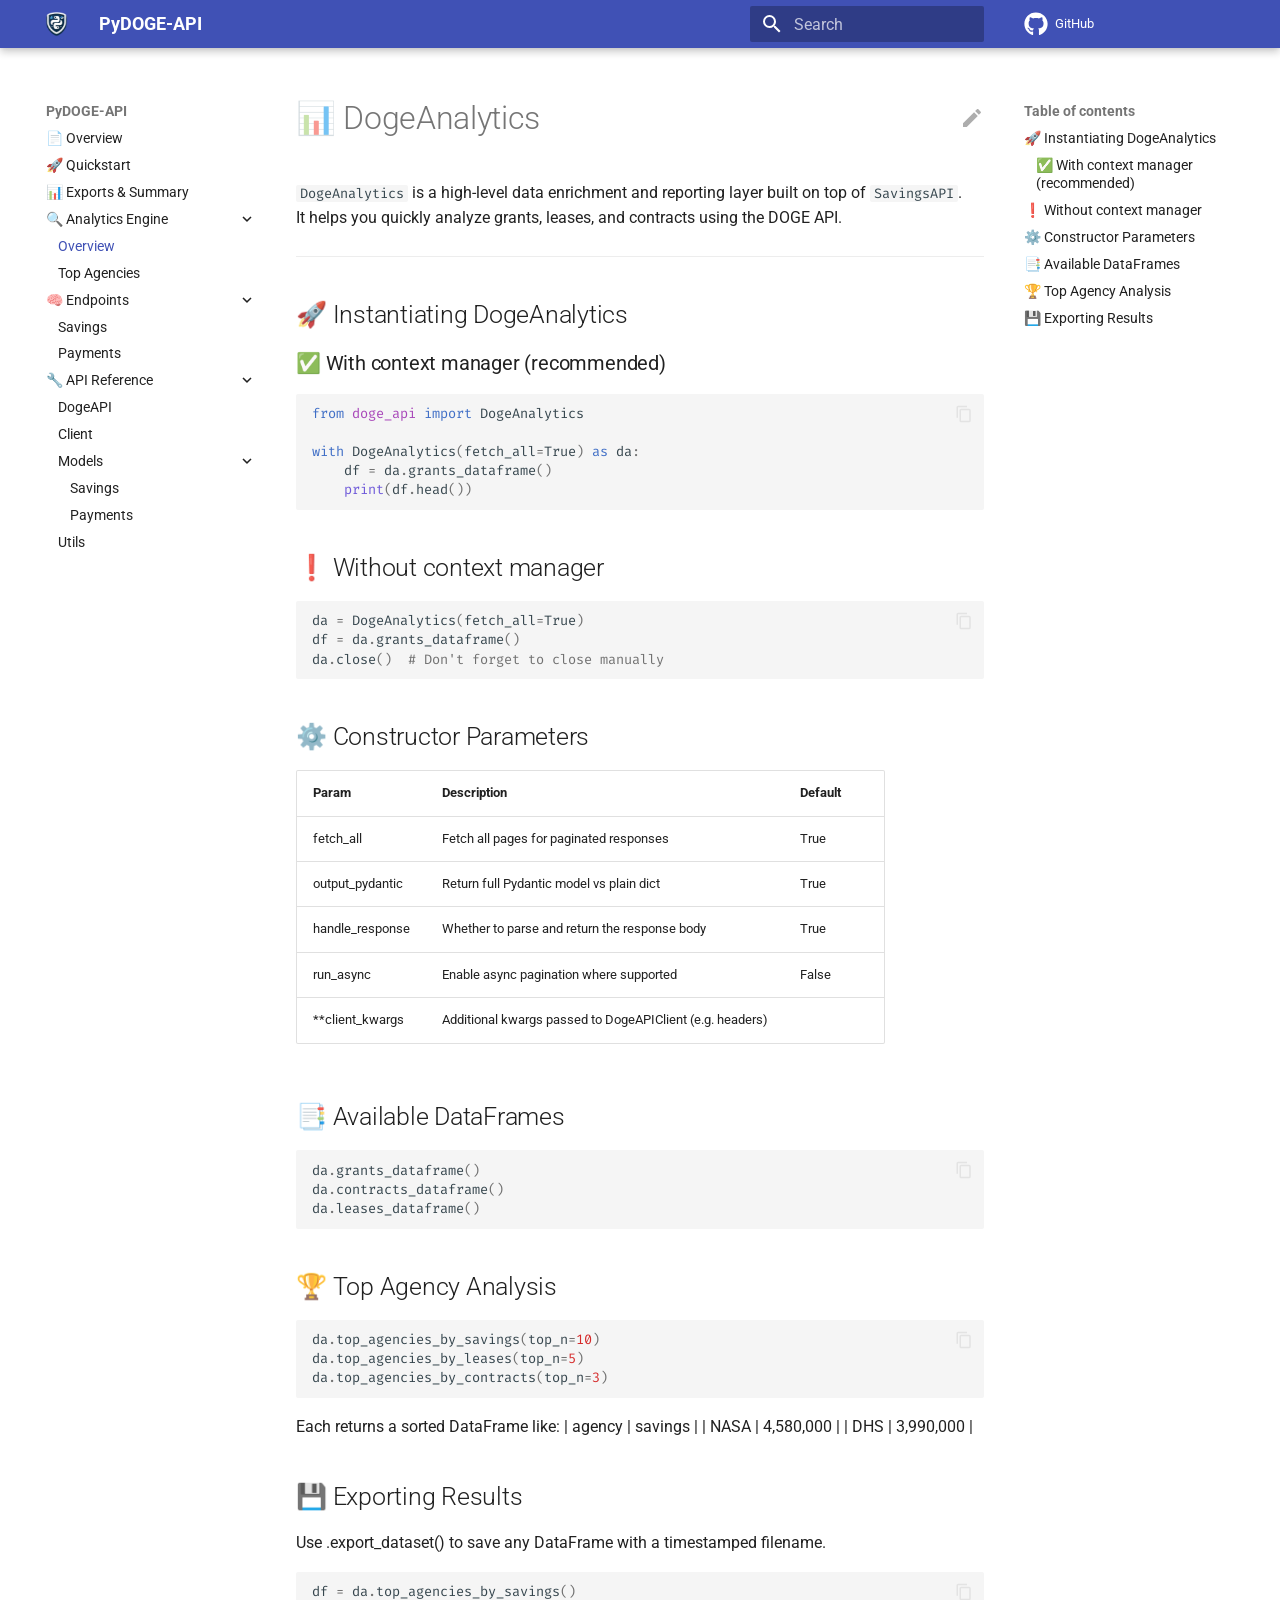
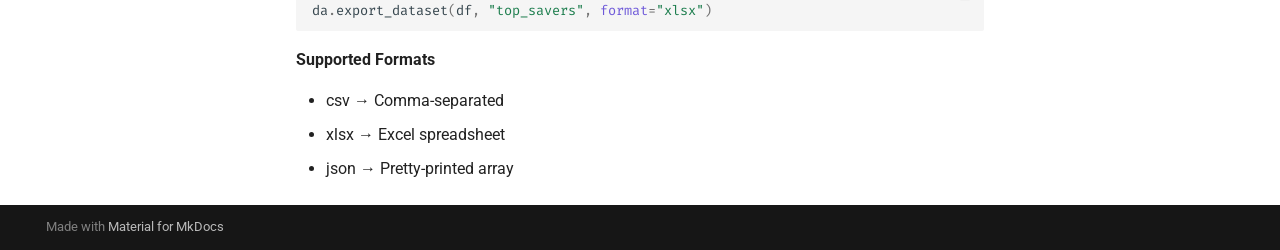
<file: reference/analytics/index.html>
<!doctype html>
<html lang="en" class="no-js">
  <head>
    
      <meta charset="utf-8">
      <meta name="viewport" content="width=device-width,initial-scale=1">
      
        <meta name="description" content="A Python library to interact with DOGE API.">
      
      
        <meta name="author" content="Muhammad Hassan">
      
      
        <link rel="canonical" href="https://yourusername.github.io/pydoge-api/reference/analytics/">
      
      
        <link rel="prev" href="../../usage_exports/">
      
      
        <link rel="next" href="../analytics_agencies/">
      
      
      <link rel="icon" href="../../img/favicon/favicon.ico">
      <meta name="generator" content="mkdocs-1.6.1, mkdocs-material-9.6.11">
    
    
      
        <title>Overview - PyDOGE-API</title>
      
    
    
      <link rel="stylesheet" href="../../assets/stylesheets/main.4af4bdda.min.css">
      
        
        <link rel="stylesheet" href="../../assets/stylesheets/palette.06af60db.min.css">
      
      


    
    
      
    
    
      
        
        
        <link rel="preconnect" href="https://fonts.gstatic.com" crossorigin>
        <link rel="stylesheet" href="https://fonts.googleapis.com/css?family=Roboto:300,300i,400,400i,700,700i%7CFira+Code:400,400i,700,700i&display=fallback">
        <style>:root{--md-text-font:"Roboto";--md-code-font:"Fira Code"}</style>
      
    
    
      <link rel="stylesheet" href="../../assets/_mkdocstrings.css">
    
    <script>__md_scope=new URL("../..",location),__md_hash=e=>[...e].reduce(((e,_)=>(e<<5)-e+_.charCodeAt(0)),0),__md_get=(e,_=localStorage,t=__md_scope)=>JSON.parse(_.getItem(t.pathname+"."+e)),__md_set=(e,_,t=localStorage,a=__md_scope)=>{try{t.setItem(a.pathname+"."+e,JSON.stringify(_))}catch(e){}}</script>
    
      

    
    
    
  </head>
  
  
    
    
      
    
    
    
    
    <body dir="ltr" data-md-color-scheme="default" data-md-color-primary="indigo" data-md-color-accent="indigo">
  
    
    <input class="md-toggle" data-md-toggle="drawer" type="checkbox" id="__drawer" autocomplete="off">
    <input class="md-toggle" data-md-toggle="search" type="checkbox" id="__search" autocomplete="off">
    <label class="md-overlay" for="__drawer"></label>
    <div data-md-component="skip">
      
        
        <a href="#dogeanalytics" class="md-skip">
          Skip to content
        </a>
      
    </div>
    <div data-md-component="announce">
      
    </div>
    
    
      

  

<header class="md-header md-header--shadow" data-md-component="header">
  <nav class="md-header__inner md-grid" aria-label="Header">
    <a href="../.." title="PyDOGE-API" class="md-header__button md-logo" aria-label="PyDOGE-API" data-md-component="logo">
      
  <img src="../../img/logo.PNG" alt="logo">

    </a>
    <label class="md-header__button md-icon" for="__drawer">
      
      <svg xmlns="http://www.w3.org/2000/svg" viewBox="0 0 24 24"><path d="M3 6h18v2H3zm0 5h18v2H3zm0 5h18v2H3z"/></svg>
    </label>
    <div class="md-header__title" data-md-component="header-title">
      <div class="md-header__ellipsis">
        <div class="md-header__topic">
          <span class="md-ellipsis">
            PyDOGE-API
          </span>
        </div>
        <div class="md-header__topic" data-md-component="header-topic">
          <span class="md-ellipsis">
            
              Overview
            
          </span>
        </div>
      </div>
    </div>
    
      
        <form class="md-header__option" data-md-component="palette">
  
    
    
    
    <input class="md-option" data-md-color-media="(prefers-color-scheme: light)" data-md-color-scheme="default" data-md-color-primary="indigo" data-md-color-accent="indigo"  aria-hidden="true"  type="radio" name="__palette" id="__palette_0">
    
  
    
    
    
    <input class="md-option" data-md-color-media="(prefers-color-scheme: dark)" data-md-color-scheme="slate" data-md-color-primary="indigo" data-md-color-accent="lime"  aria-hidden="true"  type="radio" name="__palette" id="__palette_1">
    
  
</form>
      
    
    
      <script>var palette=__md_get("__palette");if(palette&&palette.color){if("(prefers-color-scheme)"===palette.color.media){var media=matchMedia("(prefers-color-scheme: light)"),input=document.querySelector(media.matches?"[data-md-color-media='(prefers-color-scheme: light)']":"[data-md-color-media='(prefers-color-scheme: dark)']");palette.color.media=input.getAttribute("data-md-color-media"),palette.color.scheme=input.getAttribute("data-md-color-scheme"),palette.color.primary=input.getAttribute("data-md-color-primary"),palette.color.accent=input.getAttribute("data-md-color-accent")}for(var[key,value]of Object.entries(palette.color))document.body.setAttribute("data-md-color-"+key,value)}</script>
    
    
    
      
      
        <label class="md-header__button md-icon" for="__search">
          
          <svg xmlns="http://www.w3.org/2000/svg" viewBox="0 0 24 24"><path d="M9.5 3A6.5 6.5 0 0 1 16 9.5c0 1.61-.59 3.09-1.56 4.23l.27.27h.79l5 5-1.5 1.5-5-5v-.79l-.27-.27A6.52 6.52 0 0 1 9.5 16 6.5 6.5 0 0 1 3 9.5 6.5 6.5 0 0 1 9.5 3m0 2C7 5 5 7 5 9.5S7 14 9.5 14 14 12 14 9.5 12 5 9.5 5"/></svg>
        </label>
        <div class="md-search" data-md-component="search" role="dialog">
  <label class="md-search__overlay" for="__search"></label>
  <div class="md-search__inner" role="search">
    <form class="md-search__form" name="search">
      <input type="text" class="md-search__input" name="query" aria-label="Search" placeholder="Search" autocapitalize="off" autocorrect="off" autocomplete="off" spellcheck="false" data-md-component="search-query" required>
      <label class="md-search__icon md-icon" for="__search">
        
        <svg xmlns="http://www.w3.org/2000/svg" viewBox="0 0 24 24"><path d="M9.5 3A6.5 6.5 0 0 1 16 9.5c0 1.61-.59 3.09-1.56 4.23l.27.27h.79l5 5-1.5 1.5-5-5v-.79l-.27-.27A6.52 6.52 0 0 1 9.5 16 6.5 6.5 0 0 1 3 9.5 6.5 6.5 0 0 1 9.5 3m0 2C7 5 5 7 5 9.5S7 14 9.5 14 14 12 14 9.5 12 5 9.5 5"/></svg>
        
        <svg xmlns="http://www.w3.org/2000/svg" viewBox="0 0 24 24"><path d="M20 11v2H8l5.5 5.5-1.42 1.42L4.16 12l7.92-7.92L13.5 5.5 8 11z"/></svg>
      </label>
      <nav class="md-search__options" aria-label="Search">
        
          <a href="javascript:void(0)" class="md-search__icon md-icon" title="Share" aria-label="Share" data-clipboard data-clipboard-text="" data-md-component="search-share" tabindex="-1">
            
            <svg xmlns="http://www.w3.org/2000/svg" viewBox="0 0 24 24"><path d="M18 16.08c-.76 0-1.44.3-1.96.77L8.91 12.7c.05-.23.09-.46.09-.7s-.04-.47-.09-.7l7.05-4.11c.54.5 1.25.81 2.04.81a3 3 0 0 0 3-3 3 3 0 0 0-3-3 3 3 0 0 0-3 3c0 .24.04.47.09.7L8.04 9.81C7.5 9.31 6.79 9 6 9a3 3 0 0 0-3 3 3 3 0 0 0 3 3c.79 0 1.5-.31 2.04-.81l7.12 4.15c-.05.21-.08.43-.08.66 0 1.61 1.31 2.91 2.92 2.91s2.92-1.3 2.92-2.91A2.92 2.92 0 0 0 18 16.08"/></svg>
          </a>
        
        <button type="reset" class="md-search__icon md-icon" title="Clear" aria-label="Clear" tabindex="-1">
          
          <svg xmlns="http://www.w3.org/2000/svg" viewBox="0 0 24 24"><path d="M19 6.41 17.59 5 12 10.59 6.41 5 5 6.41 10.59 12 5 17.59 6.41 19 12 13.41 17.59 19 19 17.59 13.41 12z"/></svg>
        </button>
      </nav>
      
        <div class="md-search__suggest" data-md-component="search-suggest"></div>
      
    </form>
    <div class="md-search__output">
      <div class="md-search__scrollwrap" tabindex="0" data-md-scrollfix>
        <div class="md-search-result" data-md-component="search-result">
          <div class="md-search-result__meta">
            Initializing search
          </div>
          <ol class="md-search-result__list" role="presentation"></ol>
        </div>
      </div>
    </div>
  </div>
</div>
      
    
    
      <div class="md-header__source">
        <a href="https://github.com/ihassan8/pydoge-api" title="Go to repository" class="md-source" data-md-component="source">
  <div class="md-source__icon md-icon">
    
    <svg xmlns="http://www.w3.org/2000/svg" viewBox="0 0 496 512"><!--! Font Awesome Free 6.7.2 by @fontawesome - https://fontawesome.com License - https://fontawesome.com/license/free (Icons: CC BY 4.0, Fonts: SIL OFL 1.1, Code: MIT License) Copyright 2024 Fonticons, Inc.--><path d="M165.9 397.4c0 2-2.3 3.6-5.2 3.6-3.3.3-5.6-1.3-5.6-3.6 0-2 2.3-3.6 5.2-3.6 3-.3 5.6 1.3 5.6 3.6m-31.1-4.5c-.7 2 1.3 4.3 4.3 4.9 2.6 1 5.6 0 6.2-2s-1.3-4.3-4.3-5.2c-2.6-.7-5.5.3-6.2 2.3m44.2-1.7c-2.9.7-4.9 2.6-4.6 4.9.3 2 2.9 3.3 5.9 2.6 2.9-.7 4.9-2.6 4.6-4.6-.3-1.9-3-3.2-5.9-2.9M244.8 8C106.1 8 0 113.3 0 252c0 110.9 69.8 205.8 169.5 239.2 12.8 2.3 17.3-5.6 17.3-12.1 0-6.2-.3-40.4-.3-61.4 0 0-70 15-84.7-29.8 0 0-11.4-29.1-27.8-36.6 0 0-22.9-15.7 1.6-15.4 0 0 24.9 2 38.6 25.8 21.9 38.6 58.6 27.5 72.9 20.9 2.3-16 8.8-27.1 16-33.7-55.9-6.2-112.3-14.3-112.3-110.5 0-27.5 7.6-41.3 23.6-58.9-2.6-6.5-11.1-33.3 2.6-67.9 20.9-6.5 69 27 69 27 20-5.6 41.5-8.5 62.8-8.5s42.8 2.9 62.8 8.5c0 0 48.1-33.6 69-27 13.7 34.7 5.2 61.4 2.6 67.9 16 17.7 25.8 31.5 25.8 58.9 0 96.5-58.9 104.2-114.8 110.5 9.2 7.9 17 22.9 17 46.4 0 33.7-.3 75.4-.3 83.6 0 6.5 4.6 14.4 17.3 12.1C428.2 457.8 496 362.9 496 252 496 113.3 383.5 8 244.8 8M97.2 352.9c-1.3 1-1 3.3.7 5.2 1.6 1.6 3.9 2.3 5.2 1 1.3-1 1-3.3-.7-5.2-1.6-1.6-3.9-2.3-5.2-1m-10.8-8.1c-.7 1.3.3 2.9 2.3 3.9 1.6 1 3.6.7 4.3-.7.7-1.3-.3-2.9-2.3-3.9-2-.6-3.6-.3-4.3.7m32.4 35.6c-1.6 1.3-1 4.3 1.3 6.2 2.3 2.3 5.2 2.6 6.5 1 1.3-1.3.7-4.3-1.3-6.2-2.2-2.3-5.2-2.6-6.5-1m-11.4-14.7c-1.6 1-1.6 3.6 0 5.9s4.3 3.3 5.6 2.3c1.6-1.3 1.6-3.9 0-6.2-1.4-2.3-4-3.3-5.6-2"/></svg>
  </div>
  <div class="md-source__repository">
    GitHub
  </div>
</a>
      </div>
    
  </nav>
  
</header>
    
    <div class="md-container" data-md-component="container">
      
      
        
          
        
      
      <main class="md-main" data-md-component="main">
        <div class="md-main__inner md-grid">
          
            
              
              <div class="md-sidebar md-sidebar--primary" data-md-component="sidebar" data-md-type="navigation" >
                <div class="md-sidebar__scrollwrap">
                  <div class="md-sidebar__inner">
                    



<nav class="md-nav md-nav--primary" aria-label="Navigation" data-md-level="0">
  <label class="md-nav__title" for="__drawer">
    <a href="../.." title="PyDOGE-API" class="md-nav__button md-logo" aria-label="PyDOGE-API" data-md-component="logo">
      
  <img src="../../img/logo.PNG" alt="logo">

    </a>
    PyDOGE-API
  </label>
  
    <div class="md-nav__source">
      <a href="https://github.com/ihassan8/pydoge-api" title="Go to repository" class="md-source" data-md-component="source">
  <div class="md-source__icon md-icon">
    
    <svg xmlns="http://www.w3.org/2000/svg" viewBox="0 0 496 512"><!--! Font Awesome Free 6.7.2 by @fontawesome - https://fontawesome.com License - https://fontawesome.com/license/free (Icons: CC BY 4.0, Fonts: SIL OFL 1.1, Code: MIT License) Copyright 2024 Fonticons, Inc.--><path d="M165.9 397.4c0 2-2.3 3.6-5.2 3.6-3.3.3-5.6-1.3-5.6-3.6 0-2 2.3-3.6 5.2-3.6 3-.3 5.6 1.3 5.6 3.6m-31.1-4.5c-.7 2 1.3 4.3 4.3 4.9 2.6 1 5.6 0 6.2-2s-1.3-4.3-4.3-5.2c-2.6-.7-5.5.3-6.2 2.3m44.2-1.7c-2.9.7-4.9 2.6-4.6 4.9.3 2 2.9 3.3 5.9 2.6 2.9-.7 4.9-2.6 4.6-4.6-.3-1.9-3-3.2-5.9-2.9M244.8 8C106.1 8 0 113.3 0 252c0 110.9 69.8 205.8 169.5 239.2 12.8 2.3 17.3-5.6 17.3-12.1 0-6.2-.3-40.4-.3-61.4 0 0-70 15-84.7-29.8 0 0-11.4-29.1-27.8-36.6 0 0-22.9-15.7 1.6-15.4 0 0 24.9 2 38.6 25.8 21.9 38.6 58.6 27.5 72.9 20.9 2.3-16 8.8-27.1 16-33.7-55.9-6.2-112.3-14.3-112.3-110.5 0-27.5 7.6-41.3 23.6-58.9-2.6-6.5-11.1-33.3 2.6-67.9 20.9-6.5 69 27 69 27 20-5.6 41.5-8.5 62.8-8.5s42.8 2.9 62.8 8.5c0 0 48.1-33.6 69-27 13.7 34.7 5.2 61.4 2.6 67.9 16 17.7 25.8 31.5 25.8 58.9 0 96.5-58.9 104.2-114.8 110.5 9.2 7.9 17 22.9 17 46.4 0 33.7-.3 75.4-.3 83.6 0 6.5 4.6 14.4 17.3 12.1C428.2 457.8 496 362.9 496 252 496 113.3 383.5 8 244.8 8M97.2 352.9c-1.3 1-1 3.3.7 5.2 1.6 1.6 3.9 2.3 5.2 1 1.3-1 1-3.3-.7-5.2-1.6-1.6-3.9-2.3-5.2-1m-10.8-8.1c-.7 1.3.3 2.9 2.3 3.9 1.6 1 3.6.7 4.3-.7.7-1.3-.3-2.9-2.3-3.9-2-.6-3.6-.3-4.3.7m32.4 35.6c-1.6 1.3-1 4.3 1.3 6.2 2.3 2.3 5.2 2.6 6.5 1 1.3-1.3.7-4.3-1.3-6.2-2.2-2.3-5.2-2.6-6.5-1m-11.4-14.7c-1.6 1-1.6 3.6 0 5.9s4.3 3.3 5.6 2.3c1.6-1.3 1.6-3.9 0-6.2-1.4-2.3-4-3.3-5.6-2"/></svg>
  </div>
  <div class="md-source__repository">
    GitHub
  </div>
</a>
    </div>
  
  <ul class="md-nav__list" data-md-scrollfix>
    
      
      
  
  
  
  
    <li class="md-nav__item">
      <a href="../.." class="md-nav__link">
        
  
  
  <span class="md-ellipsis">
    📄 Overview
    
  </span>
  

      </a>
    </li>
  

    
      
      
  
  
  
  
    <li class="md-nav__item">
      <a href="../../usage/" class="md-nav__link">
        
  
  
  <span class="md-ellipsis">
    🚀 Quickstart
    
  </span>
  

      </a>
    </li>
  

    
      
      
  
  
  
  
    <li class="md-nav__item">
      <a href="../../usage_exports/" class="md-nav__link">
        
  
  
  <span class="md-ellipsis">
    📊 Exports & Summary
    
  </span>
  

      </a>
    </li>
  

    
      
      
  
  
    
  
  
  
    
    
    
    
    
    <li class="md-nav__item md-nav__item--active md-nav__item--nested">
      
        
        
        <input class="md-nav__toggle md-toggle " type="checkbox" id="__nav_4" checked>
        
          
          <label class="md-nav__link" for="__nav_4" id="__nav_4_label" tabindex="0">
            
  
  
  <span class="md-ellipsis">
    🔍 Analytics Engine
    
  </span>
  

            <span class="md-nav__icon md-icon"></span>
          </label>
        
        <nav class="md-nav" data-md-level="1" aria-labelledby="__nav_4_label" aria-expanded="true">
          <label class="md-nav__title" for="__nav_4">
            <span class="md-nav__icon md-icon"></span>
            🔍 Analytics Engine
          </label>
          <ul class="md-nav__list" data-md-scrollfix>
            
              
                
  
  
    
  
  
  
    <li class="md-nav__item md-nav__item--active">
      
      <input class="md-nav__toggle md-toggle" type="checkbox" id="__toc">
      
      
        
      
      
        <label class="md-nav__link md-nav__link--active" for="__toc">
          
  
  
  <span class="md-ellipsis">
    Overview
    
  </span>
  

          <span class="md-nav__icon md-icon"></span>
        </label>
      
      <a href="./" class="md-nav__link md-nav__link--active">
        
  
  
  <span class="md-ellipsis">
    Overview
    
  </span>
  

      </a>
      
        

<nav class="md-nav md-nav--secondary" aria-label="Table of contents">
  
  
  
    
  
  
    <label class="md-nav__title" for="__toc">
      <span class="md-nav__icon md-icon"></span>
      Table of contents
    </label>
    <ul class="md-nav__list" data-md-component="toc" data-md-scrollfix>
      
        <li class="md-nav__item">
  <a href="#instantiating-dogeanalytics" class="md-nav__link">
    <span class="md-ellipsis">
      🚀 Instantiating DogeAnalytics
    </span>
  </a>
  
    <nav class="md-nav" aria-label="🚀 Instantiating DogeAnalytics">
      <ul class="md-nav__list">
        
          <li class="md-nav__item">
  <a href="#with-context-manager-recommended" class="md-nav__link">
    <span class="md-ellipsis">
      ✅ With context manager (recommended)
    </span>
  </a>
  
</li>
        
      </ul>
    </nav>
  
</li>
      
        <li class="md-nav__item">
  <a href="#without-context-manager" class="md-nav__link">
    <span class="md-ellipsis">
      ❗ Without context manager
    </span>
  </a>
  
</li>
      
        <li class="md-nav__item">
  <a href="#constructor-parameters" class="md-nav__link">
    <span class="md-ellipsis">
      ⚙️ Constructor Parameters
    </span>
  </a>
  
</li>
      
        <li class="md-nav__item">
  <a href="#available-dataframes" class="md-nav__link">
    <span class="md-ellipsis">
      📑 Available DataFrames
    </span>
  </a>
  
</li>
      
        <li class="md-nav__item">
  <a href="#top-agency-analysis" class="md-nav__link">
    <span class="md-ellipsis">
      🏆 Top Agency Analysis
    </span>
  </a>
  
</li>
      
        <li class="md-nav__item">
  <a href="#exporting-results" class="md-nav__link">
    <span class="md-ellipsis">
      💾 Exporting Results
    </span>
  </a>
  
</li>
      
    </ul>
  
</nav>
      
    </li>
  

              
            
              
                
  
  
  
  
    <li class="md-nav__item">
      <a href="../analytics_agencies/" class="md-nav__link">
        
  
  
  <span class="md-ellipsis">
    Top Agencies
    
  </span>
  

      </a>
    </li>
  

              
            
          </ul>
        </nav>
      
    </li>
  

    
      
      
  
  
  
  
    
    
    
    
    
    <li class="md-nav__item md-nav__item--nested">
      
        
        
          
        
        <input class="md-nav__toggle md-toggle md-toggle--indeterminate" type="checkbox" id="__nav_5" >
        
          
          <label class="md-nav__link" for="__nav_5" id="__nav_5_label" tabindex="0">
            
  
  
  <span class="md-ellipsis">
    🧠 Endpoints
    
  </span>
  

            <span class="md-nav__icon md-icon"></span>
          </label>
        
        <nav class="md-nav" data-md-level="1" aria-labelledby="__nav_5_label" aria-expanded="false">
          <label class="md-nav__title" for="__nav_5">
            <span class="md-nav__icon md-icon"></span>
            🧠 Endpoints
          </label>
          <ul class="md-nav__list" data-md-scrollfix>
            
              
                
  
  
  
  
    <li class="md-nav__item">
      <a href="../savings/" class="md-nav__link">
        
  
  
  <span class="md-ellipsis">
    Savings
    
  </span>
  

      </a>
    </li>
  

              
            
              
                
  
  
  
  
    <li class="md-nav__item">
      <a href="../payments/" class="md-nav__link">
        
  
  
  <span class="md-ellipsis">
    Payments
    
  </span>
  

      </a>
    </li>
  

              
            
          </ul>
        </nav>
      
    </li>
  

    
      
      
  
  
  
  
    
    
    
    
    
    <li class="md-nav__item md-nav__item--nested">
      
        
        
          
        
        <input class="md-nav__toggle md-toggle md-toggle--indeterminate" type="checkbox" id="__nav_6" >
        
          
          <label class="md-nav__link" for="__nav_6" id="__nav_6_label" tabindex="0">
            
  
  
  <span class="md-ellipsis">
    🔧 API Reference
    
  </span>
  

            <span class="md-nav__icon md-icon"></span>
          </label>
        
        <nav class="md-nav" data-md-level="1" aria-labelledby="__nav_6_label" aria-expanded="false">
          <label class="md-nav__title" for="__nav_6">
            <span class="md-nav__icon md-icon"></span>
            🔧 API Reference
          </label>
          <ul class="md-nav__list" data-md-scrollfix>
            
              
                
  
  
  
  
    <li class="md-nav__item">
      <a href="../api/" class="md-nav__link">
        
  
  
  <span class="md-ellipsis">
    DogeAPI
    
  </span>
  

      </a>
    </li>
  

              
            
              
                
  
  
  
  
    <li class="md-nav__item">
      <a href="../client/" class="md-nav__link">
        
  
  
  <span class="md-ellipsis">
    Client
    
  </span>
  

      </a>
    </li>
  

              
            
              
                
  
  
  
  
    
    
    
    
    
    <li class="md-nav__item md-nav__item--nested">
      
        
        
          
        
        <input class="md-nav__toggle md-toggle md-toggle--indeterminate" type="checkbox" id="__nav_6_3" >
        
          
          <label class="md-nav__link" for="__nav_6_3" id="__nav_6_3_label" tabindex="0">
            
  
  
  <span class="md-ellipsis">
    Models
    
  </span>
  

            <span class="md-nav__icon md-icon"></span>
          </label>
        
        <nav class="md-nav" data-md-level="2" aria-labelledby="__nav_6_3_label" aria-expanded="false">
          <label class="md-nav__title" for="__nav_6_3">
            <span class="md-nav__icon md-icon"></span>
            Models
          </label>
          <ul class="md-nav__list" data-md-scrollfix>
            
              
                
  
  
  
  
    <li class="md-nav__item">
      <a href="../models_savings/" class="md-nav__link">
        
  
  
  <span class="md-ellipsis">
    Savings
    
  </span>
  

      </a>
    </li>
  

              
            
              
                
  
  
  
  
    <li class="md-nav__item">
      <a href="../models_payments/" class="md-nav__link">
        
  
  
  <span class="md-ellipsis">
    Payments
    
  </span>
  

      </a>
    </li>
  

              
            
          </ul>
        </nav>
      
    </li>
  

              
            
              
                
  
  
  
  
    <li class="md-nav__item">
      <a href="../utils_export/" class="md-nav__link">
        
  
  
  <span class="md-ellipsis">
    Utils
    
  </span>
  

      </a>
    </li>
  

              
            
          </ul>
        </nav>
      
    </li>
  

    
  </ul>
</nav>
                  </div>
                </div>
              </div>
            
            
              
              <div class="md-sidebar md-sidebar--secondary" data-md-component="sidebar" data-md-type="toc" >
                <div class="md-sidebar__scrollwrap">
                  <div class="md-sidebar__inner">
                    

<nav class="md-nav md-nav--secondary" aria-label="Table of contents">
  
  
  
    
  
  
    <label class="md-nav__title" for="__toc">
      <span class="md-nav__icon md-icon"></span>
      Table of contents
    </label>
    <ul class="md-nav__list" data-md-component="toc" data-md-scrollfix>
      
        <li class="md-nav__item">
  <a href="#instantiating-dogeanalytics" class="md-nav__link">
    <span class="md-ellipsis">
      🚀 Instantiating DogeAnalytics
    </span>
  </a>
  
    <nav class="md-nav" aria-label="🚀 Instantiating DogeAnalytics">
      <ul class="md-nav__list">
        
          <li class="md-nav__item">
  <a href="#with-context-manager-recommended" class="md-nav__link">
    <span class="md-ellipsis">
      ✅ With context manager (recommended)
    </span>
  </a>
  
</li>
        
      </ul>
    </nav>
  
</li>
      
        <li class="md-nav__item">
  <a href="#without-context-manager" class="md-nav__link">
    <span class="md-ellipsis">
      ❗ Without context manager
    </span>
  </a>
  
</li>
      
        <li class="md-nav__item">
  <a href="#constructor-parameters" class="md-nav__link">
    <span class="md-ellipsis">
      ⚙️ Constructor Parameters
    </span>
  </a>
  
</li>
      
        <li class="md-nav__item">
  <a href="#available-dataframes" class="md-nav__link">
    <span class="md-ellipsis">
      📑 Available DataFrames
    </span>
  </a>
  
</li>
      
        <li class="md-nav__item">
  <a href="#top-agency-analysis" class="md-nav__link">
    <span class="md-ellipsis">
      🏆 Top Agency Analysis
    </span>
  </a>
  
</li>
      
        <li class="md-nav__item">
  <a href="#exporting-results" class="md-nav__link">
    <span class="md-ellipsis">
      💾 Exporting Results
    </span>
  </a>
  
</li>
      
    </ul>
  
</nav>
                  </div>
                </div>
              </div>
            
          
          
            <div class="md-content" data-md-component="content">
              <article class="md-content__inner md-typeset">
                
                  


  
    <a href="https://github.com/ihassan8/pydoge-api/edit/master/docs/reference/analytics.md" title="Edit this page" class="md-content__button md-icon">
      
      <svg xmlns="http://www.w3.org/2000/svg" viewBox="0 0 24 24"><path d="M20.71 7.04c.39-.39.39-1.04 0-1.41l-2.34-2.34c-.37-.39-1.02-.39-1.41 0l-1.84 1.83 3.75 3.75M3 17.25V21h3.75L17.81 9.93l-3.75-3.75z"/></svg>
    </a>
  
  


<h1 id="dogeanalytics">📊 DogeAnalytics<a class="headerlink" href="#dogeanalytics" title="Permanent link">&para;</a></h1>
<p><code>DogeAnalytics</code> is a high-level data enrichment and reporting layer built on top of <code>SavingsAPI</code>.<br />
It helps you quickly analyze grants, leases, and contracts using the DOGE API.</p>
<hr />
<h2 id="instantiating-dogeanalytics">🚀 Instantiating DogeAnalytics<a class="headerlink" href="#instantiating-dogeanalytics" title="Permanent link">&para;</a></h2>
<h3 id="with-context-manager-recommended">✅ With context manager (recommended)<a class="headerlink" href="#with-context-manager-recommended" title="Permanent link">&para;</a></h3>
<div class="highlight"><pre><span></span><code><span class="kn">from</span><span class="w"> </span><span class="nn">doge_api</span><span class="w"> </span><span class="kn">import</span> <span class="n">DogeAnalytics</span>

<span class="k">with</span> <span class="n">DogeAnalytics</span><span class="p">(</span><span class="n">fetch_all</span><span class="o">=</span><span class="kc">True</span><span class="p">)</span> <span class="k">as</span> <span class="n">da</span><span class="p">:</span>
    <span class="n">df</span> <span class="o">=</span> <span class="n">da</span><span class="o">.</span><span class="n">grants_dataframe</span><span class="p">()</span>
    <span class="nb">print</span><span class="p">(</span><span class="n">df</span><span class="o">.</span><span class="n">head</span><span class="p">())</span>
</code></pre></div>
<h2 id="without-context-manager">❗ Without context manager<a class="headerlink" href="#without-context-manager" title="Permanent link">&para;</a></h2>
<div class="highlight"><pre><span></span><code><span class="n">da</span> <span class="o">=</span> <span class="n">DogeAnalytics</span><span class="p">(</span><span class="n">fetch_all</span><span class="o">=</span><span class="kc">True</span><span class="p">)</span>
<span class="n">df</span> <span class="o">=</span> <span class="n">da</span><span class="o">.</span><span class="n">grants_dataframe</span><span class="p">()</span>
<span class="n">da</span><span class="o">.</span><span class="n">close</span><span class="p">()</span>  <span class="c1"># Don&#39;t forget to close manually</span>
</code></pre></div>
<h2 id="constructor-parameters">⚙️ Constructor Parameters<a class="headerlink" href="#constructor-parameters" title="Permanent link">&para;</a></h2>
<table>
<thead>
<tr>
<th>Param</th>
<th>Description</th>
<th>Default</th>
</tr>
</thead>
<tbody>
<tr>
<td>fetch_all</td>
<td>Fetch all pages for paginated responses</td>
<td>True</td>
</tr>
<tr>
<td>output_pydantic</td>
<td>Return full Pydantic model vs plain dict</td>
<td>True</td>
</tr>
<tr>
<td>handle_response</td>
<td>Whether to parse and return the response body</td>
<td>True</td>
</tr>
<tr>
<td>run_async</td>
<td>Enable async pagination where supported</td>
<td>False</td>
</tr>
<tr>
<td>**client_kwargs</td>
<td>Additional kwargs passed to DogeAPIClient (e.g. headers)</td>
<td></td>
</tr>
</tbody>
</table>
<h2 id="available-dataframes">📑 Available DataFrames<a class="headerlink" href="#available-dataframes" title="Permanent link">&para;</a></h2>
<div class="highlight"><pre><span></span><code><span class="n">da</span><span class="o">.</span><span class="n">grants_dataframe</span><span class="p">()</span>
<span class="n">da</span><span class="o">.</span><span class="n">contracts_dataframe</span><span class="p">()</span>
<span class="n">da</span><span class="o">.</span><span class="n">leases_dataframe</span><span class="p">()</span>
</code></pre></div>
<h2 id="top-agency-analysis">🏆 Top Agency Analysis<a class="headerlink" href="#top-agency-analysis" title="Permanent link">&para;</a></h2>
<p><div class="highlight"><pre><span></span><code><span class="n">da</span><span class="o">.</span><span class="n">top_agencies_by_savings</span><span class="p">(</span><span class="n">top_n</span><span class="o">=</span><span class="mi">10</span><span class="p">)</span>
<span class="n">da</span><span class="o">.</span><span class="n">top_agencies_by_leases</span><span class="p">(</span><span class="n">top_n</span><span class="o">=</span><span class="mi">5</span><span class="p">)</span>
<span class="n">da</span><span class="o">.</span><span class="n">top_agencies_by_contracts</span><span class="p">(</span><span class="n">top_n</span><span class="o">=</span><span class="mi">3</span><span class="p">)</span>
</code></pre></div>
Each returns a sorted DataFrame like:
| agency | savings |
| NASA | 4,580,000 |
| DHS | 3,990,000 |</p>
<h2 id="exporting-results">💾 Exporting Results<a class="headerlink" href="#exporting-results" title="Permanent link">&para;</a></h2>
<p>Use .export_dataset() to save any DataFrame with a timestamped filename.</p>
<div class="highlight"><pre><span></span><code><span class="n">df</span> <span class="o">=</span> <span class="n">da</span><span class="o">.</span><span class="n">top_agencies_by_savings</span><span class="p">()</span>
<span class="n">da</span><span class="o">.</span><span class="n">export_dataset</span><span class="p">(</span><span class="n">df</span><span class="p">,</span> <span class="s2">&quot;top_savers&quot;</span><span class="p">,</span> <span class="nb">format</span><span class="o">=</span><span class="s2">&quot;xlsx&quot;</span><span class="p">)</span>
</code></pre></div>
<p><strong>Supported Formats</strong></p>
<ul>
<li>csv → Comma-separated</li>
<li>xlsx → Excel spreadsheet</li>
<li>json → Pretty-printed array</li>
</ul>












                
              </article>
            </div>
          
          
  <script>var tabs=__md_get("__tabs");if(Array.isArray(tabs))e:for(var set of document.querySelectorAll(".tabbed-set")){var labels=set.querySelector(".tabbed-labels");for(var tab of tabs)for(var label of labels.getElementsByTagName("label"))if(label.innerText.trim()===tab){var input=document.getElementById(label.htmlFor);input.checked=!0;continue e}}</script>

<script>var target=document.getElementById(location.hash.slice(1));target&&target.name&&(target.checked=target.name.startsWith("__tabbed_"))</script>
        </div>
        
          <button type="button" class="md-top md-icon" data-md-component="top" hidden>
  
  <svg xmlns="http://www.w3.org/2000/svg" viewBox="0 0 24 24"><path d="M13 20h-2V8l-5.5 5.5-1.42-1.42L12 4.16l7.92 7.92-1.42 1.42L13 8z"/></svg>
  Back to top
</button>
        
      </main>
      
        <footer class="md-footer">
  
  <div class="md-footer-meta md-typeset">
    <div class="md-footer-meta__inner md-grid">
      <div class="md-copyright">
  
  
    Made with
    <a href="https://squidfunk.github.io/mkdocs-material/" target="_blank" rel="noopener">
      Material for MkDocs
    </a>
  
</div>
      
    </div>
  </div>
</footer>
      
    </div>
    <div class="md-dialog" data-md-component="dialog">
      <div class="md-dialog__inner md-typeset"></div>
    </div>
    
    
    
      
      <script id="__config" type="application/json">{"base": "../..", "features": ["navigation.instant", "navigation.top", "navigation.expand", "search.highlight", "search.suggest", "search.share", "content.code.copy", "content.code.annotate", "content.action.edit", "header.autohide", "navigation.path", "content.tabs.link"], "search": "../../assets/javascripts/workers/search.f8cc74c7.min.js", "tags": null, "translations": {"clipboard.copied": "Copied to clipboard", "clipboard.copy": "Copy to clipboard", "search.result.more.one": "1 more on this page", "search.result.more.other": "# more on this page", "search.result.none": "No matching documents", "search.result.one": "1 matching document", "search.result.other": "# matching documents", "search.result.placeholder": "Type to start searching", "search.result.term.missing": "Missing", "select.version": "Select version"}, "version": null}</script>
    
    
      <script src="../../assets/javascripts/bundle.c8b220af.min.js"></script>
      
    
  </body>
</html>
</file>
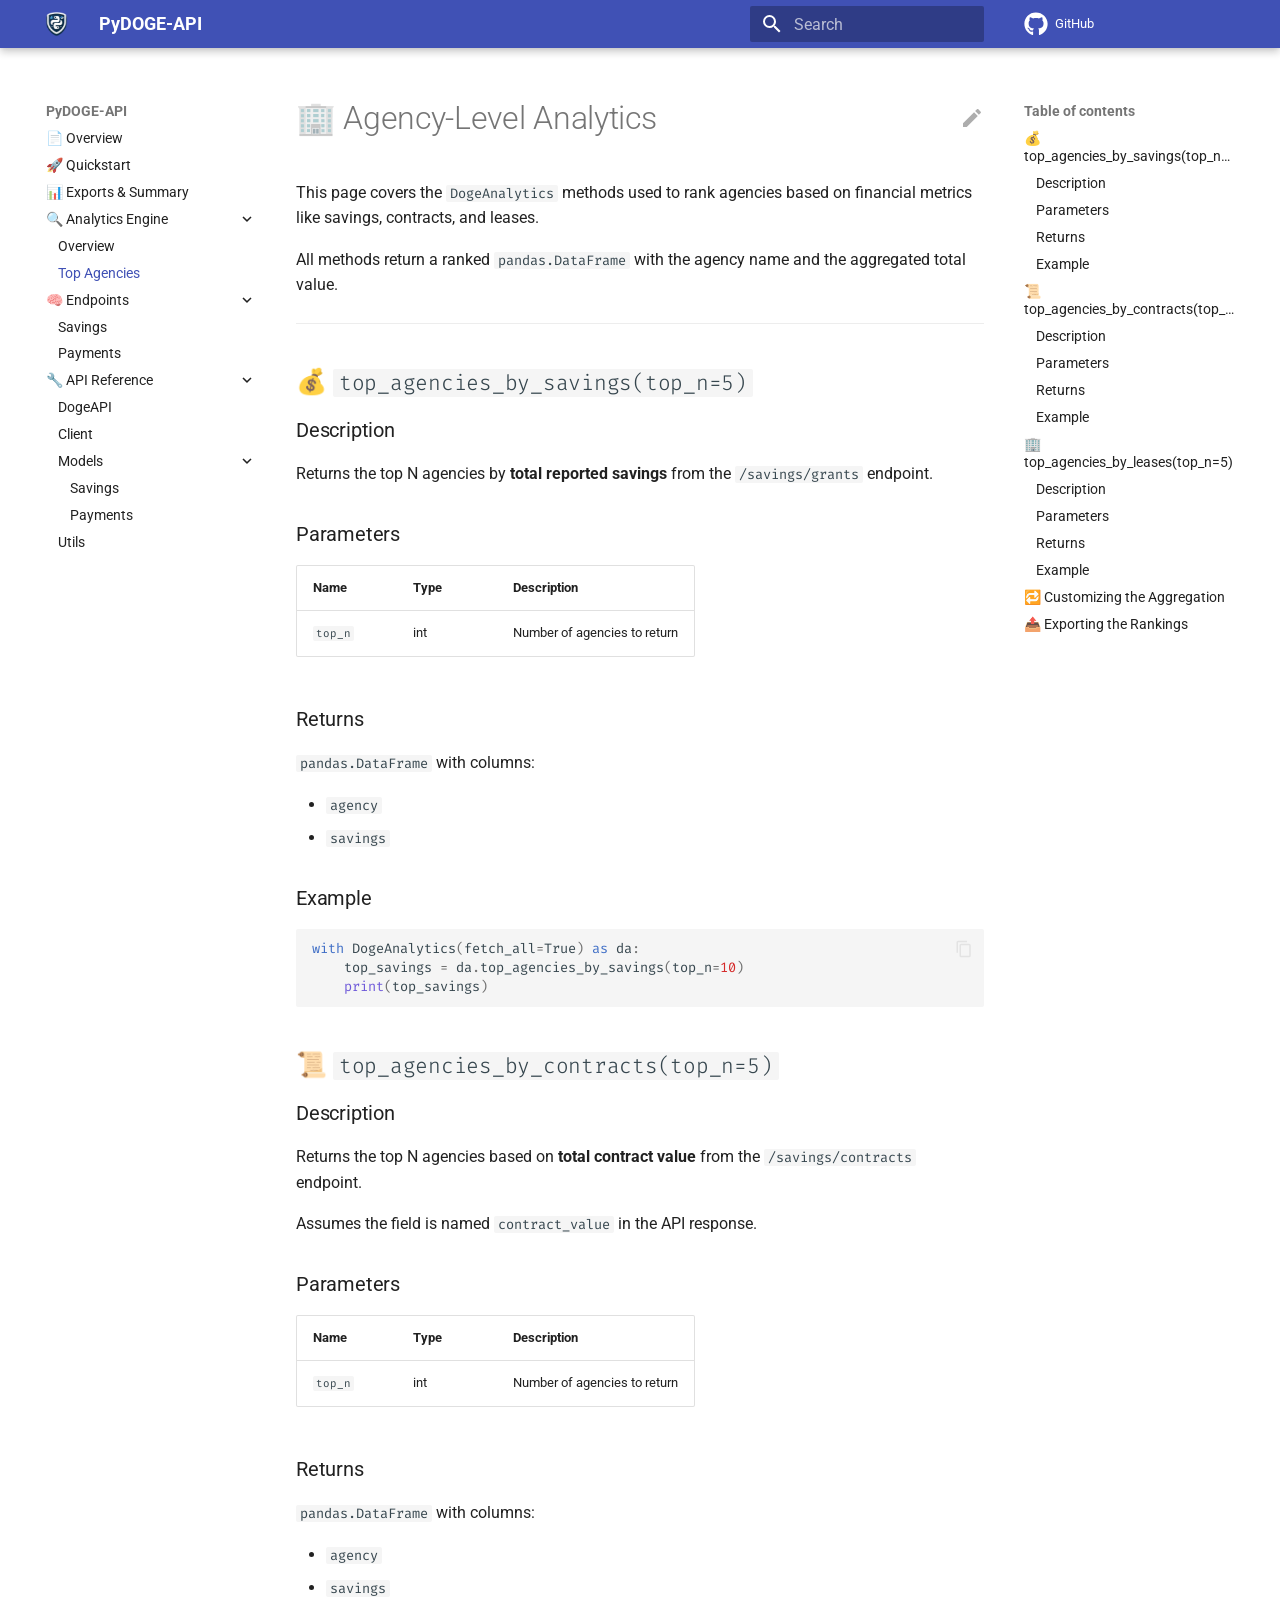
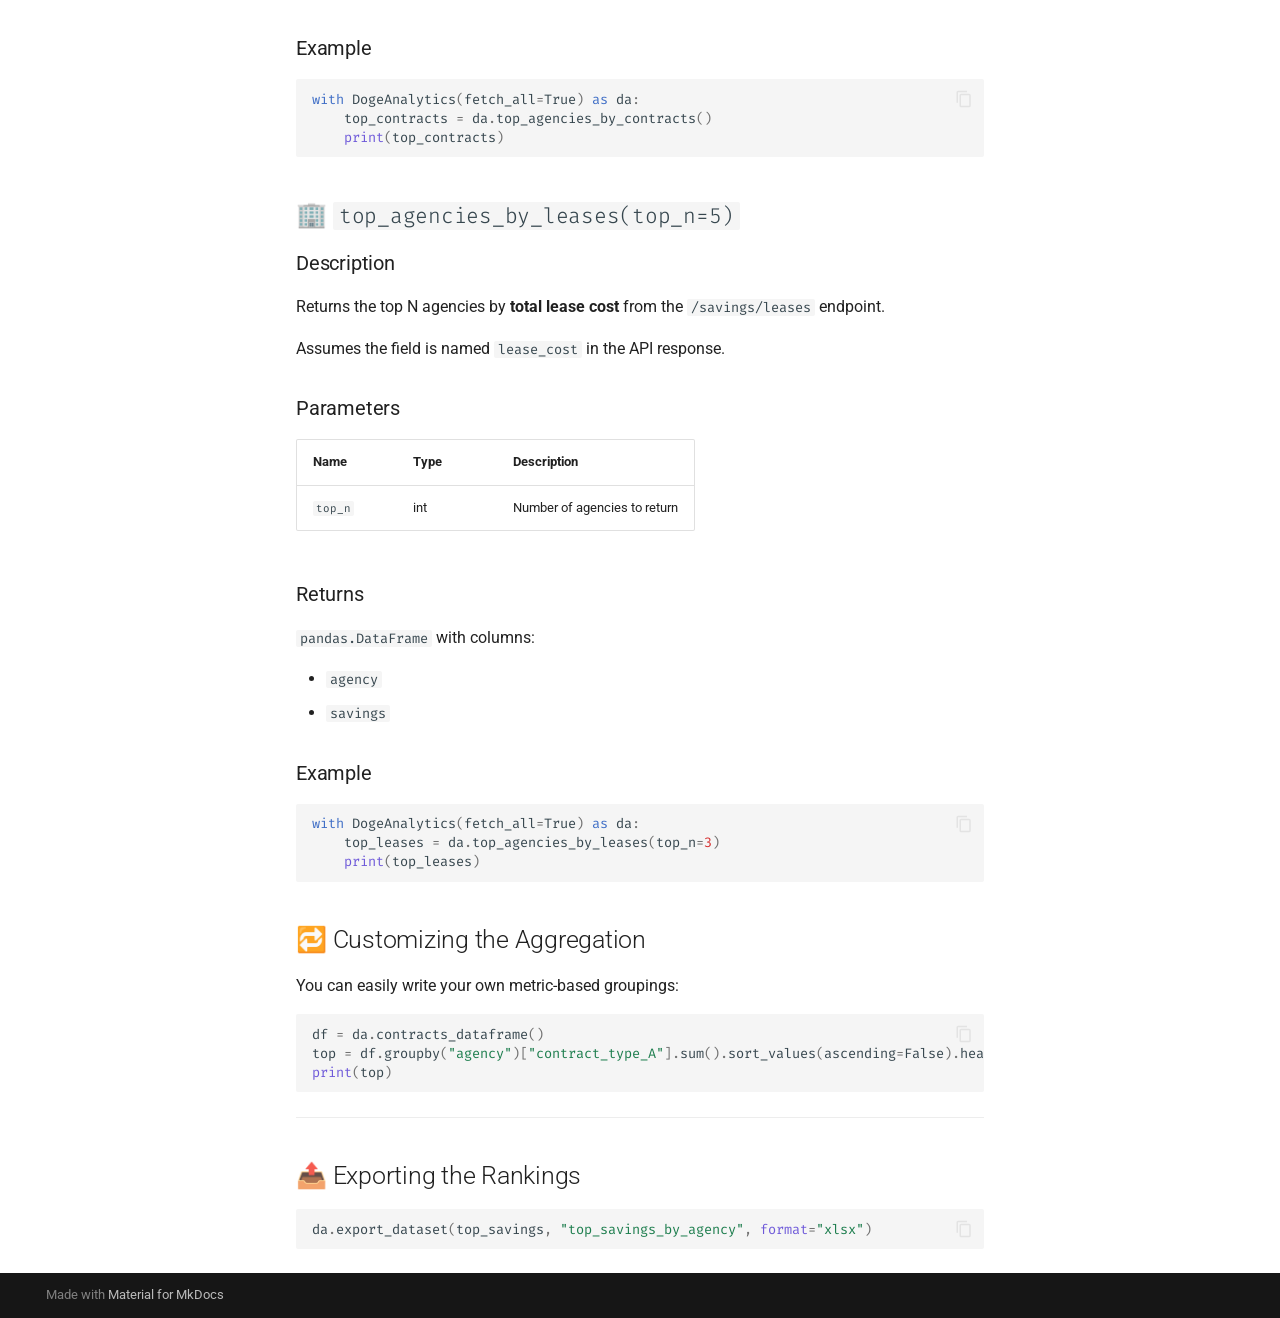
<file: reference/analytics_agencies/index.html>
<!doctype html>
<html lang="en" class="no-js">
  <head>
    
      <meta charset="utf-8">
      <meta name="viewport" content="width=device-width,initial-scale=1">
      
        <meta name="description" content="A Python library to interact with DOGE API.">
      
      
        <meta name="author" content="Muhammad Hassan">
      
      
        <link rel="canonical" href="https://yourusername.github.io/pydoge-api/reference/analytics_agencies/">
      
      
        <link rel="prev" href="../analytics/">
      
      
        <link rel="next" href="../savings/">
      
      
      <link rel="icon" href="../../img/favicon/favicon.ico">
      <meta name="generator" content="mkdocs-1.6.1, mkdocs-material-9.6.11">
    
    
      
        <title>Top Agencies - PyDOGE-API</title>
      
    
    
      <link rel="stylesheet" href="../../assets/stylesheets/main.4af4bdda.min.css">
      
        
        <link rel="stylesheet" href="../../assets/stylesheets/palette.06af60db.min.css">
      
      


    
    
      
    
    
      
        
        
        <link rel="preconnect" href="https://fonts.gstatic.com" crossorigin>
        <link rel="stylesheet" href="https://fonts.googleapis.com/css?family=Roboto:300,300i,400,400i,700,700i%7CFira+Code:400,400i,700,700i&display=fallback">
        <style>:root{--md-text-font:"Roboto";--md-code-font:"Fira Code"}</style>
      
    
    
      <link rel="stylesheet" href="../../assets/_mkdocstrings.css">
    
    <script>__md_scope=new URL("../..",location),__md_hash=e=>[...e].reduce(((e,_)=>(e<<5)-e+_.charCodeAt(0)),0),__md_get=(e,_=localStorage,t=__md_scope)=>JSON.parse(_.getItem(t.pathname+"."+e)),__md_set=(e,_,t=localStorage,a=__md_scope)=>{try{t.setItem(a.pathname+"."+e,JSON.stringify(_))}catch(e){}}</script>
    
      

    
    
    
  </head>
  
  
    
    
      
    
    
    
    
    <body dir="ltr" data-md-color-scheme="default" data-md-color-primary="indigo" data-md-color-accent="indigo">
  
    
    <input class="md-toggle" data-md-toggle="drawer" type="checkbox" id="__drawer" autocomplete="off">
    <input class="md-toggle" data-md-toggle="search" type="checkbox" id="__search" autocomplete="off">
    <label class="md-overlay" for="__drawer"></label>
    <div data-md-component="skip">
      
        
        <a href="#agency-level-analytics" class="md-skip">
          Skip to content
        </a>
      
    </div>
    <div data-md-component="announce">
      
    </div>
    
    
      

  

<header class="md-header md-header--shadow" data-md-component="header">
  <nav class="md-header__inner md-grid" aria-label="Header">
    <a href="../.." title="PyDOGE-API" class="md-header__button md-logo" aria-label="PyDOGE-API" data-md-component="logo">
      
  <img src="../../img/logo.PNG" alt="logo">

    </a>
    <label class="md-header__button md-icon" for="__drawer">
      
      <svg xmlns="http://www.w3.org/2000/svg" viewBox="0 0 24 24"><path d="M3 6h18v2H3zm0 5h18v2H3zm0 5h18v2H3z"/></svg>
    </label>
    <div class="md-header__title" data-md-component="header-title">
      <div class="md-header__ellipsis">
        <div class="md-header__topic">
          <span class="md-ellipsis">
            PyDOGE-API
          </span>
        </div>
        <div class="md-header__topic" data-md-component="header-topic">
          <span class="md-ellipsis">
            
              Top Agencies
            
          </span>
        </div>
      </div>
    </div>
    
      
        <form class="md-header__option" data-md-component="palette">
  
    
    
    
    <input class="md-option" data-md-color-media="(prefers-color-scheme: light)" data-md-color-scheme="default" data-md-color-primary="indigo" data-md-color-accent="indigo"  aria-hidden="true"  type="radio" name="__palette" id="__palette_0">
    
  
    
    
    
    <input class="md-option" data-md-color-media="(prefers-color-scheme: dark)" data-md-color-scheme="slate" data-md-color-primary="indigo" data-md-color-accent="lime"  aria-hidden="true"  type="radio" name="__palette" id="__palette_1">
    
  
</form>
      
    
    
      <script>var palette=__md_get("__palette");if(palette&&palette.color){if("(prefers-color-scheme)"===palette.color.media){var media=matchMedia("(prefers-color-scheme: light)"),input=document.querySelector(media.matches?"[data-md-color-media='(prefers-color-scheme: light)']":"[data-md-color-media='(prefers-color-scheme: dark)']");palette.color.media=input.getAttribute("data-md-color-media"),palette.color.scheme=input.getAttribute("data-md-color-scheme"),palette.color.primary=input.getAttribute("data-md-color-primary"),palette.color.accent=input.getAttribute("data-md-color-accent")}for(var[key,value]of Object.entries(palette.color))document.body.setAttribute("data-md-color-"+key,value)}</script>
    
    
    
      
      
        <label class="md-header__button md-icon" for="__search">
          
          <svg xmlns="http://www.w3.org/2000/svg" viewBox="0 0 24 24"><path d="M9.5 3A6.5 6.5 0 0 1 16 9.5c0 1.61-.59 3.09-1.56 4.23l.27.27h.79l5 5-1.5 1.5-5-5v-.79l-.27-.27A6.52 6.52 0 0 1 9.5 16 6.5 6.5 0 0 1 3 9.5 6.5 6.5 0 0 1 9.5 3m0 2C7 5 5 7 5 9.5S7 14 9.5 14 14 12 14 9.5 12 5 9.5 5"/></svg>
        </label>
        <div class="md-search" data-md-component="search" role="dialog">
  <label class="md-search__overlay" for="__search"></label>
  <div class="md-search__inner" role="search">
    <form class="md-search__form" name="search">
      <input type="text" class="md-search__input" name="query" aria-label="Search" placeholder="Search" autocapitalize="off" autocorrect="off" autocomplete="off" spellcheck="false" data-md-component="search-query" required>
      <label class="md-search__icon md-icon" for="__search">
        
        <svg xmlns="http://www.w3.org/2000/svg" viewBox="0 0 24 24"><path d="M9.5 3A6.5 6.5 0 0 1 16 9.5c0 1.61-.59 3.09-1.56 4.23l.27.27h.79l5 5-1.5 1.5-5-5v-.79l-.27-.27A6.52 6.52 0 0 1 9.5 16 6.5 6.5 0 0 1 3 9.5 6.5 6.5 0 0 1 9.5 3m0 2C7 5 5 7 5 9.5S7 14 9.5 14 14 12 14 9.5 12 5 9.5 5"/></svg>
        
        <svg xmlns="http://www.w3.org/2000/svg" viewBox="0 0 24 24"><path d="M20 11v2H8l5.5 5.5-1.42 1.42L4.16 12l7.92-7.92L13.5 5.5 8 11z"/></svg>
      </label>
      <nav class="md-search__options" aria-label="Search">
        
          <a href="javascript:void(0)" class="md-search__icon md-icon" title="Share" aria-label="Share" data-clipboard data-clipboard-text="" data-md-component="search-share" tabindex="-1">
            
            <svg xmlns="http://www.w3.org/2000/svg" viewBox="0 0 24 24"><path d="M18 16.08c-.76 0-1.44.3-1.96.77L8.91 12.7c.05-.23.09-.46.09-.7s-.04-.47-.09-.7l7.05-4.11c.54.5 1.25.81 2.04.81a3 3 0 0 0 3-3 3 3 0 0 0-3-3 3 3 0 0 0-3 3c0 .24.04.47.09.7L8.04 9.81C7.5 9.31 6.79 9 6 9a3 3 0 0 0-3 3 3 3 0 0 0 3 3c.79 0 1.5-.31 2.04-.81l7.12 4.15c-.05.21-.08.43-.08.66 0 1.61 1.31 2.91 2.92 2.91s2.92-1.3 2.92-2.91A2.92 2.92 0 0 0 18 16.08"/></svg>
          </a>
        
        <button type="reset" class="md-search__icon md-icon" title="Clear" aria-label="Clear" tabindex="-1">
          
          <svg xmlns="http://www.w3.org/2000/svg" viewBox="0 0 24 24"><path d="M19 6.41 17.59 5 12 10.59 6.41 5 5 6.41 10.59 12 5 17.59 6.41 19 12 13.41 17.59 19 19 17.59 13.41 12z"/></svg>
        </button>
      </nav>
      
        <div class="md-search__suggest" data-md-component="search-suggest"></div>
      
    </form>
    <div class="md-search__output">
      <div class="md-search__scrollwrap" tabindex="0" data-md-scrollfix>
        <div class="md-search-result" data-md-component="search-result">
          <div class="md-search-result__meta">
            Initializing search
          </div>
          <ol class="md-search-result__list" role="presentation"></ol>
        </div>
      </div>
    </div>
  </div>
</div>
      
    
    
      <div class="md-header__source">
        <a href="https://github.com/ihassan8/pydoge-api" title="Go to repository" class="md-source" data-md-component="source">
  <div class="md-source__icon md-icon">
    
    <svg xmlns="http://www.w3.org/2000/svg" viewBox="0 0 496 512"><!--! Font Awesome Free 6.7.2 by @fontawesome - https://fontawesome.com License - https://fontawesome.com/license/free (Icons: CC BY 4.0, Fonts: SIL OFL 1.1, Code: MIT License) Copyright 2024 Fonticons, Inc.--><path d="M165.9 397.4c0 2-2.3 3.6-5.2 3.6-3.3.3-5.6-1.3-5.6-3.6 0-2 2.3-3.6 5.2-3.6 3-.3 5.6 1.3 5.6 3.6m-31.1-4.5c-.7 2 1.3 4.3 4.3 4.9 2.6 1 5.6 0 6.2-2s-1.3-4.3-4.3-5.2c-2.6-.7-5.5.3-6.2 2.3m44.2-1.7c-2.9.7-4.9 2.6-4.6 4.9.3 2 2.9 3.3 5.9 2.6 2.9-.7 4.9-2.6 4.6-4.6-.3-1.9-3-3.2-5.9-2.9M244.8 8C106.1 8 0 113.3 0 252c0 110.9 69.8 205.8 169.5 239.2 12.8 2.3 17.3-5.6 17.3-12.1 0-6.2-.3-40.4-.3-61.4 0 0-70 15-84.7-29.8 0 0-11.4-29.1-27.8-36.6 0 0-22.9-15.7 1.6-15.4 0 0 24.9 2 38.6 25.8 21.9 38.6 58.6 27.5 72.9 20.9 2.3-16 8.8-27.1 16-33.7-55.9-6.2-112.3-14.3-112.3-110.5 0-27.5 7.6-41.3 23.6-58.9-2.6-6.5-11.1-33.3 2.6-67.9 20.9-6.5 69 27 69 27 20-5.6 41.5-8.5 62.8-8.5s42.8 2.9 62.8 8.5c0 0 48.1-33.6 69-27 13.7 34.7 5.2 61.4 2.6 67.9 16 17.7 25.8 31.5 25.8 58.9 0 96.5-58.9 104.2-114.8 110.5 9.2 7.9 17 22.9 17 46.4 0 33.7-.3 75.4-.3 83.6 0 6.5 4.6 14.4 17.3 12.1C428.2 457.8 496 362.9 496 252 496 113.3 383.5 8 244.8 8M97.2 352.9c-1.3 1-1 3.3.7 5.2 1.6 1.6 3.9 2.3 5.2 1 1.3-1 1-3.3-.7-5.2-1.6-1.6-3.9-2.3-5.2-1m-10.8-8.1c-.7 1.3.3 2.9 2.3 3.9 1.6 1 3.6.7 4.3-.7.7-1.3-.3-2.9-2.3-3.9-2-.6-3.6-.3-4.3.7m32.4 35.6c-1.6 1.3-1 4.3 1.3 6.2 2.3 2.3 5.2 2.6 6.5 1 1.3-1.3.7-4.3-1.3-6.2-2.2-2.3-5.2-2.6-6.5-1m-11.4-14.7c-1.6 1-1.6 3.6 0 5.9s4.3 3.3 5.6 2.3c1.6-1.3 1.6-3.9 0-6.2-1.4-2.3-4-3.3-5.6-2"/></svg>
  </div>
  <div class="md-source__repository">
    GitHub
  </div>
</a>
      </div>
    
  </nav>
  
</header>
    
    <div class="md-container" data-md-component="container">
      
      
        
          
        
      
      <main class="md-main" data-md-component="main">
        <div class="md-main__inner md-grid">
          
            
              
              <div class="md-sidebar md-sidebar--primary" data-md-component="sidebar" data-md-type="navigation" >
                <div class="md-sidebar__scrollwrap">
                  <div class="md-sidebar__inner">
                    



<nav class="md-nav md-nav--primary" aria-label="Navigation" data-md-level="0">
  <label class="md-nav__title" for="__drawer">
    <a href="../.." title="PyDOGE-API" class="md-nav__button md-logo" aria-label="PyDOGE-API" data-md-component="logo">
      
  <img src="../../img/logo.PNG" alt="logo">

    </a>
    PyDOGE-API
  </label>
  
    <div class="md-nav__source">
      <a href="https://github.com/ihassan8/pydoge-api" title="Go to repository" class="md-source" data-md-component="source">
  <div class="md-source__icon md-icon">
    
    <svg xmlns="http://www.w3.org/2000/svg" viewBox="0 0 496 512"><!--! Font Awesome Free 6.7.2 by @fontawesome - https://fontawesome.com License - https://fontawesome.com/license/free (Icons: CC BY 4.0, Fonts: SIL OFL 1.1, Code: MIT License) Copyright 2024 Fonticons, Inc.--><path d="M165.9 397.4c0 2-2.3 3.6-5.2 3.6-3.3.3-5.6-1.3-5.6-3.6 0-2 2.3-3.6 5.2-3.6 3-.3 5.6 1.3 5.6 3.6m-31.1-4.5c-.7 2 1.3 4.3 4.3 4.9 2.6 1 5.6 0 6.2-2s-1.3-4.3-4.3-5.2c-2.6-.7-5.5.3-6.2 2.3m44.2-1.7c-2.9.7-4.9 2.6-4.6 4.9.3 2 2.9 3.3 5.9 2.6 2.9-.7 4.9-2.6 4.6-4.6-.3-1.9-3-3.2-5.9-2.9M244.8 8C106.1 8 0 113.3 0 252c0 110.9 69.8 205.8 169.5 239.2 12.8 2.3 17.3-5.6 17.3-12.1 0-6.2-.3-40.4-.3-61.4 0 0-70 15-84.7-29.8 0 0-11.4-29.1-27.8-36.6 0 0-22.9-15.7 1.6-15.4 0 0 24.9 2 38.6 25.8 21.9 38.6 58.6 27.5 72.9 20.9 2.3-16 8.8-27.1 16-33.7-55.9-6.2-112.3-14.3-112.3-110.5 0-27.5 7.6-41.3 23.6-58.9-2.6-6.5-11.1-33.3 2.6-67.9 20.9-6.5 69 27 69 27 20-5.6 41.5-8.5 62.8-8.5s42.8 2.9 62.8 8.5c0 0 48.1-33.6 69-27 13.7 34.7 5.2 61.4 2.6 67.9 16 17.7 25.8 31.5 25.8 58.9 0 96.5-58.9 104.2-114.8 110.5 9.2 7.9 17 22.9 17 46.4 0 33.7-.3 75.4-.3 83.6 0 6.5 4.6 14.4 17.3 12.1C428.2 457.8 496 362.9 496 252 496 113.3 383.5 8 244.8 8M97.2 352.9c-1.3 1-1 3.3.7 5.2 1.6 1.6 3.9 2.3 5.2 1 1.3-1 1-3.3-.7-5.2-1.6-1.6-3.9-2.3-5.2-1m-10.8-8.1c-.7 1.3.3 2.9 2.3 3.9 1.6 1 3.6.7 4.3-.7.7-1.3-.3-2.9-2.3-3.9-2-.6-3.6-.3-4.3.7m32.4 35.6c-1.6 1.3-1 4.3 1.3 6.2 2.3 2.3 5.2 2.6 6.5 1 1.3-1.3.7-4.3-1.3-6.2-2.2-2.3-5.2-2.6-6.5-1m-11.4-14.7c-1.6 1-1.6 3.6 0 5.9s4.3 3.3 5.6 2.3c1.6-1.3 1.6-3.9 0-6.2-1.4-2.3-4-3.3-5.6-2"/></svg>
  </div>
  <div class="md-source__repository">
    GitHub
  </div>
</a>
    </div>
  
  <ul class="md-nav__list" data-md-scrollfix>
    
      
      
  
  
  
  
    <li class="md-nav__item">
      <a href="../.." class="md-nav__link">
        
  
  
  <span class="md-ellipsis">
    📄 Overview
    
  </span>
  

      </a>
    </li>
  

    
      
      
  
  
  
  
    <li class="md-nav__item">
      <a href="../../usage/" class="md-nav__link">
        
  
  
  <span class="md-ellipsis">
    🚀 Quickstart
    
  </span>
  

      </a>
    </li>
  

    
      
      
  
  
  
  
    <li class="md-nav__item">
      <a href="../../usage_exports/" class="md-nav__link">
        
  
  
  <span class="md-ellipsis">
    📊 Exports & Summary
    
  </span>
  

      </a>
    </li>
  

    
      
      
  
  
    
  
  
  
    
    
    
    
    
    <li class="md-nav__item md-nav__item--active md-nav__item--nested">
      
        
        
        <input class="md-nav__toggle md-toggle " type="checkbox" id="__nav_4" checked>
        
          
          <label class="md-nav__link" for="__nav_4" id="__nav_4_label" tabindex="0">
            
  
  
  <span class="md-ellipsis">
    🔍 Analytics Engine
    
  </span>
  

            <span class="md-nav__icon md-icon"></span>
          </label>
        
        <nav class="md-nav" data-md-level="1" aria-labelledby="__nav_4_label" aria-expanded="true">
          <label class="md-nav__title" for="__nav_4">
            <span class="md-nav__icon md-icon"></span>
            🔍 Analytics Engine
          </label>
          <ul class="md-nav__list" data-md-scrollfix>
            
              
                
  
  
  
  
    <li class="md-nav__item">
      <a href="../analytics/" class="md-nav__link">
        
  
  
  <span class="md-ellipsis">
    Overview
    
  </span>
  

      </a>
    </li>
  

              
            
              
                
  
  
    
  
  
  
    <li class="md-nav__item md-nav__item--active">
      
      <input class="md-nav__toggle md-toggle" type="checkbox" id="__toc">
      
      
        
      
      
        <label class="md-nav__link md-nav__link--active" for="__toc">
          
  
  
  <span class="md-ellipsis">
    Top Agencies
    
  </span>
  

          <span class="md-nav__icon md-icon"></span>
        </label>
      
      <a href="./" class="md-nav__link md-nav__link--active">
        
  
  
  <span class="md-ellipsis">
    Top Agencies
    
  </span>
  

      </a>
      
        

<nav class="md-nav md-nav--secondary" aria-label="Table of contents">
  
  
  
    
  
  
    <label class="md-nav__title" for="__toc">
      <span class="md-nav__icon md-icon"></span>
      Table of contents
    </label>
    <ul class="md-nav__list" data-md-component="toc" data-md-scrollfix>
      
        <li class="md-nav__item">
  <a href="#top_agencies_by_savingstop_n5" class="md-nav__link">
    <span class="md-ellipsis">
      💰 top_agencies_by_savings(top_n=5)
    </span>
  </a>
  
    <nav class="md-nav" aria-label="💰 top_agencies_by_savings(top_n=5)">
      <ul class="md-nav__list">
        
          <li class="md-nav__item">
  <a href="#description" class="md-nav__link">
    <span class="md-ellipsis">
      Description
    </span>
  </a>
  
</li>
        
          <li class="md-nav__item">
  <a href="#parameters" class="md-nav__link">
    <span class="md-ellipsis">
      Parameters
    </span>
  </a>
  
</li>
        
          <li class="md-nav__item">
  <a href="#returns" class="md-nav__link">
    <span class="md-ellipsis">
      Returns
    </span>
  </a>
  
</li>
        
          <li class="md-nav__item">
  <a href="#example" class="md-nav__link">
    <span class="md-ellipsis">
      Example
    </span>
  </a>
  
</li>
        
      </ul>
    </nav>
  
</li>
      
        <li class="md-nav__item">
  <a href="#top_agencies_by_contractstop_n5" class="md-nav__link">
    <span class="md-ellipsis">
      📜 top_agencies_by_contracts(top_n=5)
    </span>
  </a>
  
    <nav class="md-nav" aria-label="📜 top_agencies_by_contracts(top_n=5)">
      <ul class="md-nav__list">
        
          <li class="md-nav__item">
  <a href="#description_1" class="md-nav__link">
    <span class="md-ellipsis">
      Description
    </span>
  </a>
  
</li>
        
          <li class="md-nav__item">
  <a href="#parameters_1" class="md-nav__link">
    <span class="md-ellipsis">
      Parameters
    </span>
  </a>
  
</li>
        
          <li class="md-nav__item">
  <a href="#returns_1" class="md-nav__link">
    <span class="md-ellipsis">
      Returns
    </span>
  </a>
  
</li>
        
          <li class="md-nav__item">
  <a href="#example_1" class="md-nav__link">
    <span class="md-ellipsis">
      Example
    </span>
  </a>
  
</li>
        
      </ul>
    </nav>
  
</li>
      
        <li class="md-nav__item">
  <a href="#top_agencies_by_leasestop_n5" class="md-nav__link">
    <span class="md-ellipsis">
      🏢 top_agencies_by_leases(top_n=5)
    </span>
  </a>
  
    <nav class="md-nav" aria-label="🏢 top_agencies_by_leases(top_n=5)">
      <ul class="md-nav__list">
        
          <li class="md-nav__item">
  <a href="#description_2" class="md-nav__link">
    <span class="md-ellipsis">
      Description
    </span>
  </a>
  
</li>
        
          <li class="md-nav__item">
  <a href="#parameters_2" class="md-nav__link">
    <span class="md-ellipsis">
      Parameters
    </span>
  </a>
  
</li>
        
          <li class="md-nav__item">
  <a href="#returns_2" class="md-nav__link">
    <span class="md-ellipsis">
      Returns
    </span>
  </a>
  
</li>
        
          <li class="md-nav__item">
  <a href="#example_2" class="md-nav__link">
    <span class="md-ellipsis">
      Example
    </span>
  </a>
  
</li>
        
      </ul>
    </nav>
  
</li>
      
        <li class="md-nav__item">
  <a href="#customizing-the-aggregation" class="md-nav__link">
    <span class="md-ellipsis">
      🔁 Customizing the Aggregation
    </span>
  </a>
  
</li>
      
        <li class="md-nav__item">
  <a href="#exporting-the-rankings" class="md-nav__link">
    <span class="md-ellipsis">
      📤 Exporting the Rankings
    </span>
  </a>
  
</li>
      
    </ul>
  
</nav>
      
    </li>
  

              
            
          </ul>
        </nav>
      
    </li>
  

    
      
      
  
  
  
  
    
    
    
    
    
    <li class="md-nav__item md-nav__item--nested">
      
        
        
          
        
        <input class="md-nav__toggle md-toggle md-toggle--indeterminate" type="checkbox" id="__nav_5" >
        
          
          <label class="md-nav__link" for="__nav_5" id="__nav_5_label" tabindex="0">
            
  
  
  <span class="md-ellipsis">
    🧠 Endpoints
    
  </span>
  

            <span class="md-nav__icon md-icon"></span>
          </label>
        
        <nav class="md-nav" data-md-level="1" aria-labelledby="__nav_5_label" aria-expanded="false">
          <label class="md-nav__title" for="__nav_5">
            <span class="md-nav__icon md-icon"></span>
            🧠 Endpoints
          </label>
          <ul class="md-nav__list" data-md-scrollfix>
            
              
                
  
  
  
  
    <li class="md-nav__item">
      <a href="../savings/" class="md-nav__link">
        
  
  
  <span class="md-ellipsis">
    Savings
    
  </span>
  

      </a>
    </li>
  

              
            
              
                
  
  
  
  
    <li class="md-nav__item">
      <a href="../payments/" class="md-nav__link">
        
  
  
  <span class="md-ellipsis">
    Payments
    
  </span>
  

      </a>
    </li>
  

              
            
          </ul>
        </nav>
      
    </li>
  

    
      
      
  
  
  
  
    
    
    
    
    
    <li class="md-nav__item md-nav__item--nested">
      
        
        
          
        
        <input class="md-nav__toggle md-toggle md-toggle--indeterminate" type="checkbox" id="__nav_6" >
        
          
          <label class="md-nav__link" for="__nav_6" id="__nav_6_label" tabindex="0">
            
  
  
  <span class="md-ellipsis">
    🔧 API Reference
    
  </span>
  

            <span class="md-nav__icon md-icon"></span>
          </label>
        
        <nav class="md-nav" data-md-level="1" aria-labelledby="__nav_6_label" aria-expanded="false">
          <label class="md-nav__title" for="__nav_6">
            <span class="md-nav__icon md-icon"></span>
            🔧 API Reference
          </label>
          <ul class="md-nav__list" data-md-scrollfix>
            
              
                
  
  
  
  
    <li class="md-nav__item">
      <a href="../api/" class="md-nav__link">
        
  
  
  <span class="md-ellipsis">
    DogeAPI
    
  </span>
  

      </a>
    </li>
  

              
            
              
                
  
  
  
  
    <li class="md-nav__item">
      <a href="../client/" class="md-nav__link">
        
  
  
  <span class="md-ellipsis">
    Client
    
  </span>
  

      </a>
    </li>
  

              
            
              
                
  
  
  
  
    
    
    
    
    
    <li class="md-nav__item md-nav__item--nested">
      
        
        
          
        
        <input class="md-nav__toggle md-toggle md-toggle--indeterminate" type="checkbox" id="__nav_6_3" >
        
          
          <label class="md-nav__link" for="__nav_6_3" id="__nav_6_3_label" tabindex="0">
            
  
  
  <span class="md-ellipsis">
    Models
    
  </span>
  

            <span class="md-nav__icon md-icon"></span>
          </label>
        
        <nav class="md-nav" data-md-level="2" aria-labelledby="__nav_6_3_label" aria-expanded="false">
          <label class="md-nav__title" for="__nav_6_3">
            <span class="md-nav__icon md-icon"></span>
            Models
          </label>
          <ul class="md-nav__list" data-md-scrollfix>
            
              
                
  
  
  
  
    <li class="md-nav__item">
      <a href="../models_savings/" class="md-nav__link">
        
  
  
  <span class="md-ellipsis">
    Savings
    
  </span>
  

      </a>
    </li>
  

              
            
              
                
  
  
  
  
    <li class="md-nav__item">
      <a href="../models_payments/" class="md-nav__link">
        
  
  
  <span class="md-ellipsis">
    Payments
    
  </span>
  

      </a>
    </li>
  

              
            
          </ul>
        </nav>
      
    </li>
  

              
            
              
                
  
  
  
  
    <li class="md-nav__item">
      <a href="../utils_export/" class="md-nav__link">
        
  
  
  <span class="md-ellipsis">
    Utils
    
  </span>
  

      </a>
    </li>
  

              
            
          </ul>
        </nav>
      
    </li>
  

    
  </ul>
</nav>
                  </div>
                </div>
              </div>
            
            
              
              <div class="md-sidebar md-sidebar--secondary" data-md-component="sidebar" data-md-type="toc" >
                <div class="md-sidebar__scrollwrap">
                  <div class="md-sidebar__inner">
                    

<nav class="md-nav md-nav--secondary" aria-label="Table of contents">
  
  
  
    
  
  
    <label class="md-nav__title" for="__toc">
      <span class="md-nav__icon md-icon"></span>
      Table of contents
    </label>
    <ul class="md-nav__list" data-md-component="toc" data-md-scrollfix>
      
        <li class="md-nav__item">
  <a href="#top_agencies_by_savingstop_n5" class="md-nav__link">
    <span class="md-ellipsis">
      💰 top_agencies_by_savings(top_n=5)
    </span>
  </a>
  
    <nav class="md-nav" aria-label="💰 top_agencies_by_savings(top_n=5)">
      <ul class="md-nav__list">
        
          <li class="md-nav__item">
  <a href="#description" class="md-nav__link">
    <span class="md-ellipsis">
      Description
    </span>
  </a>
  
</li>
        
          <li class="md-nav__item">
  <a href="#parameters" class="md-nav__link">
    <span class="md-ellipsis">
      Parameters
    </span>
  </a>
  
</li>
        
          <li class="md-nav__item">
  <a href="#returns" class="md-nav__link">
    <span class="md-ellipsis">
      Returns
    </span>
  </a>
  
</li>
        
          <li class="md-nav__item">
  <a href="#example" class="md-nav__link">
    <span class="md-ellipsis">
      Example
    </span>
  </a>
  
</li>
        
      </ul>
    </nav>
  
</li>
      
        <li class="md-nav__item">
  <a href="#top_agencies_by_contractstop_n5" class="md-nav__link">
    <span class="md-ellipsis">
      📜 top_agencies_by_contracts(top_n=5)
    </span>
  </a>
  
    <nav class="md-nav" aria-label="📜 top_agencies_by_contracts(top_n=5)">
      <ul class="md-nav__list">
        
          <li class="md-nav__item">
  <a href="#description_1" class="md-nav__link">
    <span class="md-ellipsis">
      Description
    </span>
  </a>
  
</li>
        
          <li class="md-nav__item">
  <a href="#parameters_1" class="md-nav__link">
    <span class="md-ellipsis">
      Parameters
    </span>
  </a>
  
</li>
        
          <li class="md-nav__item">
  <a href="#returns_1" class="md-nav__link">
    <span class="md-ellipsis">
      Returns
    </span>
  </a>
  
</li>
        
          <li class="md-nav__item">
  <a href="#example_1" class="md-nav__link">
    <span class="md-ellipsis">
      Example
    </span>
  </a>
  
</li>
        
      </ul>
    </nav>
  
</li>
      
        <li class="md-nav__item">
  <a href="#top_agencies_by_leasestop_n5" class="md-nav__link">
    <span class="md-ellipsis">
      🏢 top_agencies_by_leases(top_n=5)
    </span>
  </a>
  
    <nav class="md-nav" aria-label="🏢 top_agencies_by_leases(top_n=5)">
      <ul class="md-nav__list">
        
          <li class="md-nav__item">
  <a href="#description_2" class="md-nav__link">
    <span class="md-ellipsis">
      Description
    </span>
  </a>
  
</li>
        
          <li class="md-nav__item">
  <a href="#parameters_2" class="md-nav__link">
    <span class="md-ellipsis">
      Parameters
    </span>
  </a>
  
</li>
        
          <li class="md-nav__item">
  <a href="#returns_2" class="md-nav__link">
    <span class="md-ellipsis">
      Returns
    </span>
  </a>
  
</li>
        
          <li class="md-nav__item">
  <a href="#example_2" class="md-nav__link">
    <span class="md-ellipsis">
      Example
    </span>
  </a>
  
</li>
        
      </ul>
    </nav>
  
</li>
      
        <li class="md-nav__item">
  <a href="#customizing-the-aggregation" class="md-nav__link">
    <span class="md-ellipsis">
      🔁 Customizing the Aggregation
    </span>
  </a>
  
</li>
      
        <li class="md-nav__item">
  <a href="#exporting-the-rankings" class="md-nav__link">
    <span class="md-ellipsis">
      📤 Exporting the Rankings
    </span>
  </a>
  
</li>
      
    </ul>
  
</nav>
                  </div>
                </div>
              </div>
            
          
          
            <div class="md-content" data-md-component="content">
              <article class="md-content__inner md-typeset">
                
                  


  
    <a href="https://github.com/ihassan8/pydoge-api/edit/master/docs/reference/analytics_agencies.md" title="Edit this page" class="md-content__button md-icon">
      
      <svg xmlns="http://www.w3.org/2000/svg" viewBox="0 0 24 24"><path d="M20.71 7.04c.39-.39.39-1.04 0-1.41l-2.34-2.34c-.37-.39-1.02-.39-1.41 0l-1.84 1.83 3.75 3.75M3 17.25V21h3.75L17.81 9.93l-3.75-3.75z"/></svg>
    </a>
  
  


<h1 id="agency-level-analytics">🏢 Agency-Level Analytics<a class="headerlink" href="#agency-level-analytics" title="Permanent link">&para;</a></h1>
<p>This page covers the <code>DogeAnalytics</code> methods used to rank agencies based on financial metrics like savings, contracts, and leases.</p>
<p>All methods return a ranked <code>pandas.DataFrame</code> with the agency name and the aggregated total value.</p>
<hr />
<h2 id="top_agencies_by_savingstop_n5">💰 <code>top_agencies_by_savings(top_n=5)</code><a class="headerlink" href="#top_agencies_by_savingstop_n5" title="Permanent link">&para;</a></h2>
<h3 id="description">Description<a class="headerlink" href="#description" title="Permanent link">&para;</a></h3>
<p>Returns the top N agencies by <strong>total reported savings</strong> from the <code>/savings/grants</code> endpoint.</p>
<h3 id="parameters">Parameters<a class="headerlink" href="#parameters" title="Permanent link">&para;</a></h3>
<table>
<thead>
<tr>
<th>Name</th>
<th>Type</th>
<th>Description</th>
</tr>
</thead>
<tbody>
<tr>
<td><code>top_n</code></td>
<td>int</td>
<td>Number of agencies to return</td>
</tr>
</tbody>
</table>
<h3 id="returns">Returns<a class="headerlink" href="#returns" title="Permanent link">&para;</a></h3>
<p><code>pandas.DataFrame</code> with columns:</p>
<ul>
<li><code>agency</code></li>
<li><code>savings</code></li>
</ul>
<h3 id="example">Example<a class="headerlink" href="#example" title="Permanent link">&para;</a></h3>
<div class="highlight"><pre><span></span><code><span class="k">with</span> <span class="n">DogeAnalytics</span><span class="p">(</span><span class="n">fetch_all</span><span class="o">=</span><span class="kc">True</span><span class="p">)</span> <span class="k">as</span> <span class="n">da</span><span class="p">:</span>
    <span class="n">top_savings</span> <span class="o">=</span> <span class="n">da</span><span class="o">.</span><span class="n">top_agencies_by_savings</span><span class="p">(</span><span class="n">top_n</span><span class="o">=</span><span class="mi">10</span><span class="p">)</span>
    <span class="nb">print</span><span class="p">(</span><span class="n">top_savings</span><span class="p">)</span>
</code></pre></div>
<h2 id="top_agencies_by_contractstop_n5">📜 <code>top_agencies_by_contracts(top_n=5)</code><a class="headerlink" href="#top_agencies_by_contractstop_n5" title="Permanent link">&para;</a></h2>
<h3 id="description_1">Description<a class="headerlink" href="#description_1" title="Permanent link">&para;</a></h3>
<p>Returns the top N agencies based on <strong>total contract value</strong> from the <code>/savings/contracts</code> endpoint.</p>
<p>Assumes the field is named <code>contract_value</code> in the API response.</p>
<h3 id="parameters_1">Parameters<a class="headerlink" href="#parameters_1" title="Permanent link">&para;</a></h3>
<table>
<thead>
<tr>
<th>Name</th>
<th>Type</th>
<th>Description</th>
</tr>
</thead>
<tbody>
<tr>
<td><code>top_n</code></td>
<td>int</td>
<td>Number of agencies to return</td>
</tr>
</tbody>
</table>
<h3 id="returns_1">Returns<a class="headerlink" href="#returns_1" title="Permanent link">&para;</a></h3>
<p><code>pandas.DataFrame</code> with columns:</p>
<ul>
<li><code>agency</code></li>
<li><code>savings</code></li>
</ul>
<h3 id="example_1">Example<a class="headerlink" href="#example_1" title="Permanent link">&para;</a></h3>
<div class="highlight"><pre><span></span><code><span class="k">with</span> <span class="n">DogeAnalytics</span><span class="p">(</span><span class="n">fetch_all</span><span class="o">=</span><span class="kc">True</span><span class="p">)</span> <span class="k">as</span> <span class="n">da</span><span class="p">:</span>
    <span class="n">top_contracts</span> <span class="o">=</span> <span class="n">da</span><span class="o">.</span><span class="n">top_agencies_by_contracts</span><span class="p">()</span>
    <span class="nb">print</span><span class="p">(</span><span class="n">top_contracts</span><span class="p">)</span>
</code></pre></div>
<h2 id="top_agencies_by_leasestop_n5">🏢 <code>top_agencies_by_leases(top_n=5)</code><a class="headerlink" href="#top_agencies_by_leasestop_n5" title="Permanent link">&para;</a></h2>
<h3 id="description_2">Description<a class="headerlink" href="#description_2" title="Permanent link">&para;</a></h3>
<p>Returns the top N agencies by <strong>total lease cost</strong> from the <code>/savings/leases</code> endpoint.</p>
<p>Assumes the field is named <code>lease_cost</code> in the API response.</p>
<h3 id="parameters_2">Parameters<a class="headerlink" href="#parameters_2" title="Permanent link">&para;</a></h3>
<table>
<thead>
<tr>
<th>Name</th>
<th>Type</th>
<th>Description</th>
</tr>
</thead>
<tbody>
<tr>
<td><code>top_n</code></td>
<td>int</td>
<td>Number of agencies to return</td>
</tr>
</tbody>
</table>
<h3 id="returns_2">Returns<a class="headerlink" href="#returns_2" title="Permanent link">&para;</a></h3>
<p><code>pandas.DataFrame</code> with columns:</p>
<ul>
<li><code>agency</code></li>
<li><code>savings</code></li>
</ul>
<h3 id="example_2">Example<a class="headerlink" href="#example_2" title="Permanent link">&para;</a></h3>
<div class="highlight"><pre><span></span><code><span class="k">with</span> <span class="n">DogeAnalytics</span><span class="p">(</span><span class="n">fetch_all</span><span class="o">=</span><span class="kc">True</span><span class="p">)</span> <span class="k">as</span> <span class="n">da</span><span class="p">:</span>
    <span class="n">top_leases</span> <span class="o">=</span> <span class="n">da</span><span class="o">.</span><span class="n">top_agencies_by_leases</span><span class="p">(</span><span class="n">top_n</span><span class="o">=</span><span class="mi">3</span><span class="p">)</span>
    <span class="nb">print</span><span class="p">(</span><span class="n">top_leases</span><span class="p">)</span>
</code></pre></div>
<h2 id="customizing-the-aggregation">🔁 Customizing the Aggregation<a class="headerlink" href="#customizing-the-aggregation" title="Permanent link">&para;</a></h2>
<p>You can easily write your own metric-based groupings:</p>
<div class="highlight"><pre><span></span><code><span class="n">df</span> <span class="o">=</span> <span class="n">da</span><span class="o">.</span><span class="n">contracts_dataframe</span><span class="p">()</span>
<span class="n">top</span> <span class="o">=</span> <span class="n">df</span><span class="o">.</span><span class="n">groupby</span><span class="p">(</span><span class="s2">&quot;agency&quot;</span><span class="p">)[</span><span class="s2">&quot;contract_type_A&quot;</span><span class="p">]</span><span class="o">.</span><span class="n">sum</span><span class="p">()</span><span class="o">.</span><span class="n">sort_values</span><span class="p">(</span><span class="n">ascending</span><span class="o">=</span><span class="kc">False</span><span class="p">)</span><span class="o">.</span><span class="n">head</span><span class="p">(</span><span class="mi">5</span><span class="p">)</span>
<span class="nb">print</span><span class="p">(</span><span class="n">top</span><span class="p">)</span>
</code></pre></div>
<hr />
<h2 id="exporting-the-rankings">📤 Exporting the Rankings<a class="headerlink" href="#exporting-the-rankings" title="Permanent link">&para;</a></h2>
<div class="highlight"><pre><span></span><code><span class="n">da</span><span class="o">.</span><span class="n">export_dataset</span><span class="p">(</span><span class="n">top_savings</span><span class="p">,</span> <span class="s2">&quot;top_savings_by_agency&quot;</span><span class="p">,</span> <span class="nb">format</span><span class="o">=</span><span class="s2">&quot;xlsx&quot;</span><span class="p">)</span>
</code></pre></div>












                
              </article>
            </div>
          
          
  <script>var tabs=__md_get("__tabs");if(Array.isArray(tabs))e:for(var set of document.querySelectorAll(".tabbed-set")){var labels=set.querySelector(".tabbed-labels");for(var tab of tabs)for(var label of labels.getElementsByTagName("label"))if(label.innerText.trim()===tab){var input=document.getElementById(label.htmlFor);input.checked=!0;continue e}}</script>

<script>var target=document.getElementById(location.hash.slice(1));target&&target.name&&(target.checked=target.name.startsWith("__tabbed_"))</script>
        </div>
        
          <button type="button" class="md-top md-icon" data-md-component="top" hidden>
  
  <svg xmlns="http://www.w3.org/2000/svg" viewBox="0 0 24 24"><path d="M13 20h-2V8l-5.5 5.5-1.42-1.42L12 4.16l7.92 7.92-1.42 1.42L13 8z"/></svg>
  Back to top
</button>
        
      </main>
      
        <footer class="md-footer">
  
  <div class="md-footer-meta md-typeset">
    <div class="md-footer-meta__inner md-grid">
      <div class="md-copyright">
  
  
    Made with
    <a href="https://squidfunk.github.io/mkdocs-material/" target="_blank" rel="noopener">
      Material for MkDocs
    </a>
  
</div>
      
    </div>
  </div>
</footer>
      
    </div>
    <div class="md-dialog" data-md-component="dialog">
      <div class="md-dialog__inner md-typeset"></div>
    </div>
    
    
    
      
      <script id="__config" type="application/json">{"base": "../..", "features": ["navigation.instant", "navigation.top", "navigation.expand", "search.highlight", "search.suggest", "search.share", "content.code.copy", "content.code.annotate", "content.action.edit", "header.autohide", "navigation.path", "content.tabs.link"], "search": "../../assets/javascripts/workers/search.f8cc74c7.min.js", "tags": null, "translations": {"clipboard.copied": "Copied to clipboard", "clipboard.copy": "Copy to clipboard", "search.result.more.one": "1 more on this page", "search.result.more.other": "# more on this page", "search.result.none": "No matching documents", "search.result.one": "1 matching document", "search.result.other": "# matching documents", "search.result.placeholder": "Type to start searching", "search.result.term.missing": "Missing", "select.version": "Select version"}, "version": null}</script>
    
    
      <script src="../../assets/javascripts/bundle.c8b220af.min.js"></script>
      
    
  </body>
</html>
</file>
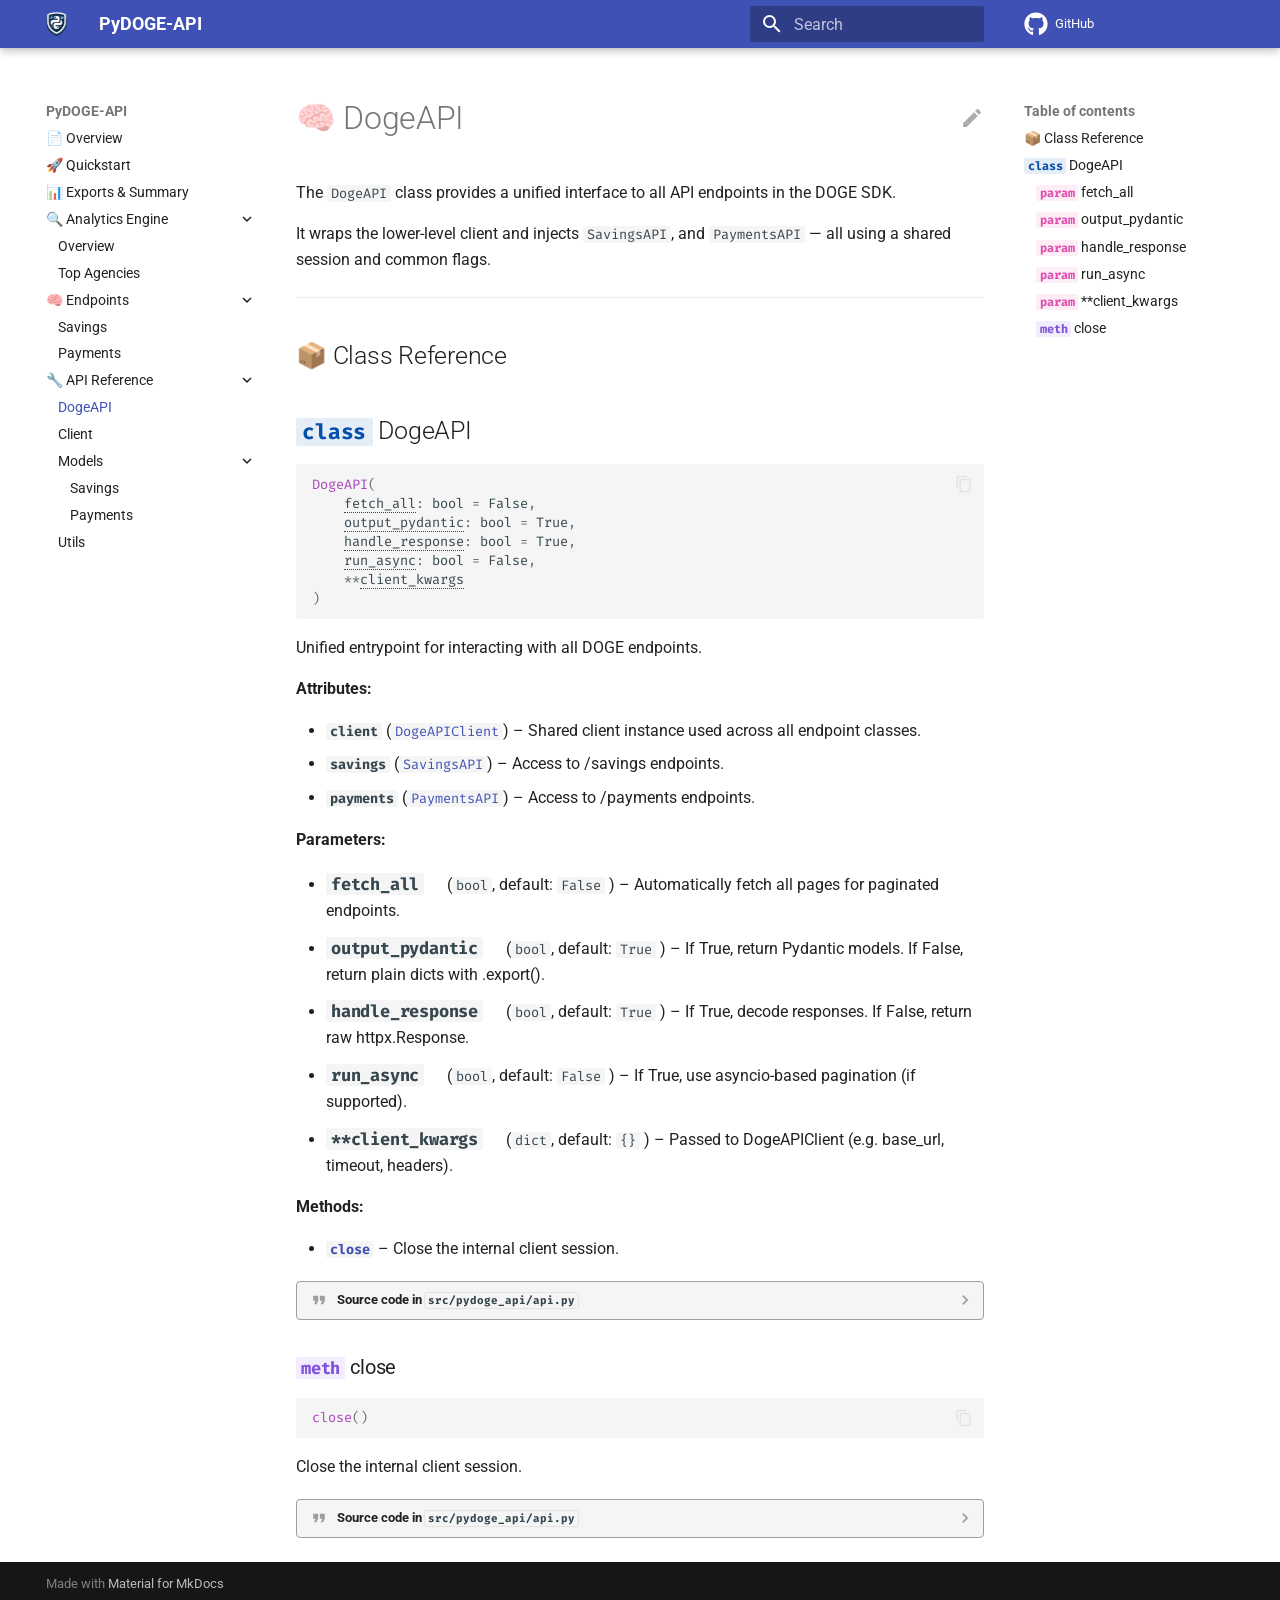
<file: reference/api/index.html>
<!doctype html>
<html lang="en" class="no-js">
  <head>
    
      <meta charset="utf-8">
      <meta name="viewport" content="width=device-width,initial-scale=1">
      
        <meta name="description" content="A Python library to interact with DOGE API.">
      
      
        <meta name="author" content="Muhammad Hassan">
      
      
        <link rel="canonical" href="https://yourusername.github.io/pydoge-api/reference/api/">
      
      
        <link rel="prev" href="../payments/">
      
      
        <link rel="next" href="../client/">
      
      
      <link rel="icon" href="../../img/favicon/favicon.ico">
      <meta name="generator" content="mkdocs-1.6.1, mkdocs-material-9.6.11">
    
    
      
        <title>DogeAPI - PyDOGE-API</title>
      
    
    
      <link rel="stylesheet" href="../../assets/stylesheets/main.4af4bdda.min.css">
      
        
        <link rel="stylesheet" href="../../assets/stylesheets/palette.06af60db.min.css">
      
      


    
    
      
    
    
      
        
        
        <link rel="preconnect" href="https://fonts.gstatic.com" crossorigin>
        <link rel="stylesheet" href="https://fonts.googleapis.com/css?family=Roboto:300,300i,400,400i,700,700i%7CFira+Code:400,400i,700,700i&display=fallback">
        <style>:root{--md-text-font:"Roboto";--md-code-font:"Fira Code"}</style>
      
    
    
      <link rel="stylesheet" href="../../assets/_mkdocstrings.css">
    
    <script>__md_scope=new URL("../..",location),__md_hash=e=>[...e].reduce(((e,_)=>(e<<5)-e+_.charCodeAt(0)),0),__md_get=(e,_=localStorage,t=__md_scope)=>JSON.parse(_.getItem(t.pathname+"."+e)),__md_set=(e,_,t=localStorage,a=__md_scope)=>{try{t.setItem(a.pathname+"."+e,JSON.stringify(_))}catch(e){}}</script>
    
      

    
    
    
  </head>
  
  
    
    
      
    
    
    
    
    <body dir="ltr" data-md-color-scheme="default" data-md-color-primary="indigo" data-md-color-accent="indigo">
  
    
    <input class="md-toggle" data-md-toggle="drawer" type="checkbox" id="__drawer" autocomplete="off">
    <input class="md-toggle" data-md-toggle="search" type="checkbox" id="__search" autocomplete="off">
    <label class="md-overlay" for="__drawer"></label>
    <div data-md-component="skip">
      
        
        <a href="#dogeapi" class="md-skip">
          Skip to content
        </a>
      
    </div>
    <div data-md-component="announce">
      
    </div>
    
    
      

  

<header class="md-header md-header--shadow" data-md-component="header">
  <nav class="md-header__inner md-grid" aria-label="Header">
    <a href="../.." title="PyDOGE-API" class="md-header__button md-logo" aria-label="PyDOGE-API" data-md-component="logo">
      
  <img src="../../img/logo.PNG" alt="logo">

    </a>
    <label class="md-header__button md-icon" for="__drawer">
      
      <svg xmlns="http://www.w3.org/2000/svg" viewBox="0 0 24 24"><path d="M3 6h18v2H3zm0 5h18v2H3zm0 5h18v2H3z"/></svg>
    </label>
    <div class="md-header__title" data-md-component="header-title">
      <div class="md-header__ellipsis">
        <div class="md-header__topic">
          <span class="md-ellipsis">
            PyDOGE-API
          </span>
        </div>
        <div class="md-header__topic" data-md-component="header-topic">
          <span class="md-ellipsis">
            
              DogeAPI
            
          </span>
        </div>
      </div>
    </div>
    
      
        <form class="md-header__option" data-md-component="palette">
  
    
    
    
    <input class="md-option" data-md-color-media="(prefers-color-scheme: light)" data-md-color-scheme="default" data-md-color-primary="indigo" data-md-color-accent="indigo"  aria-hidden="true"  type="radio" name="__palette" id="__palette_0">
    
  
    
    
    
    <input class="md-option" data-md-color-media="(prefers-color-scheme: dark)" data-md-color-scheme="slate" data-md-color-primary="indigo" data-md-color-accent="lime"  aria-hidden="true"  type="radio" name="__palette" id="__palette_1">
    
  
</form>
      
    
    
      <script>var palette=__md_get("__palette");if(palette&&palette.color){if("(prefers-color-scheme)"===palette.color.media){var media=matchMedia("(prefers-color-scheme: light)"),input=document.querySelector(media.matches?"[data-md-color-media='(prefers-color-scheme: light)']":"[data-md-color-media='(prefers-color-scheme: dark)']");palette.color.media=input.getAttribute("data-md-color-media"),palette.color.scheme=input.getAttribute("data-md-color-scheme"),palette.color.primary=input.getAttribute("data-md-color-primary"),palette.color.accent=input.getAttribute("data-md-color-accent")}for(var[key,value]of Object.entries(palette.color))document.body.setAttribute("data-md-color-"+key,value)}</script>
    
    
    
      
      
        <label class="md-header__button md-icon" for="__search">
          
          <svg xmlns="http://www.w3.org/2000/svg" viewBox="0 0 24 24"><path d="M9.5 3A6.5 6.5 0 0 1 16 9.5c0 1.61-.59 3.09-1.56 4.23l.27.27h.79l5 5-1.5 1.5-5-5v-.79l-.27-.27A6.52 6.52 0 0 1 9.5 16 6.5 6.5 0 0 1 3 9.5 6.5 6.5 0 0 1 9.5 3m0 2C7 5 5 7 5 9.5S7 14 9.5 14 14 12 14 9.5 12 5 9.5 5"/></svg>
        </label>
        <div class="md-search" data-md-component="search" role="dialog">
  <label class="md-search__overlay" for="__search"></label>
  <div class="md-search__inner" role="search">
    <form class="md-search__form" name="search">
      <input type="text" class="md-search__input" name="query" aria-label="Search" placeholder="Search" autocapitalize="off" autocorrect="off" autocomplete="off" spellcheck="false" data-md-component="search-query" required>
      <label class="md-search__icon md-icon" for="__search">
        
        <svg xmlns="http://www.w3.org/2000/svg" viewBox="0 0 24 24"><path d="M9.5 3A6.5 6.5 0 0 1 16 9.5c0 1.61-.59 3.09-1.56 4.23l.27.27h.79l5 5-1.5 1.5-5-5v-.79l-.27-.27A6.52 6.52 0 0 1 9.5 16 6.5 6.5 0 0 1 3 9.5 6.5 6.5 0 0 1 9.5 3m0 2C7 5 5 7 5 9.5S7 14 9.5 14 14 12 14 9.5 12 5 9.5 5"/></svg>
        
        <svg xmlns="http://www.w3.org/2000/svg" viewBox="0 0 24 24"><path d="M20 11v2H8l5.5 5.5-1.42 1.42L4.16 12l7.92-7.92L13.5 5.5 8 11z"/></svg>
      </label>
      <nav class="md-search__options" aria-label="Search">
        
          <a href="javascript:void(0)" class="md-search__icon md-icon" title="Share" aria-label="Share" data-clipboard data-clipboard-text="" data-md-component="search-share" tabindex="-1">
            
            <svg xmlns="http://www.w3.org/2000/svg" viewBox="0 0 24 24"><path d="M18 16.08c-.76 0-1.44.3-1.96.77L8.91 12.7c.05-.23.09-.46.09-.7s-.04-.47-.09-.7l7.05-4.11c.54.5 1.25.81 2.04.81a3 3 0 0 0 3-3 3 3 0 0 0-3-3 3 3 0 0 0-3 3c0 .24.04.47.09.7L8.04 9.81C7.5 9.31 6.79 9 6 9a3 3 0 0 0-3 3 3 3 0 0 0 3 3c.79 0 1.5-.31 2.04-.81l7.12 4.15c-.05.21-.08.43-.08.66 0 1.61 1.31 2.91 2.92 2.91s2.92-1.3 2.92-2.91A2.92 2.92 0 0 0 18 16.08"/></svg>
          </a>
        
        <button type="reset" class="md-search__icon md-icon" title="Clear" aria-label="Clear" tabindex="-1">
          
          <svg xmlns="http://www.w3.org/2000/svg" viewBox="0 0 24 24"><path d="M19 6.41 17.59 5 12 10.59 6.41 5 5 6.41 10.59 12 5 17.59 6.41 19 12 13.41 17.59 19 19 17.59 13.41 12z"/></svg>
        </button>
      </nav>
      
        <div class="md-search__suggest" data-md-component="search-suggest"></div>
      
    </form>
    <div class="md-search__output">
      <div class="md-search__scrollwrap" tabindex="0" data-md-scrollfix>
        <div class="md-search-result" data-md-component="search-result">
          <div class="md-search-result__meta">
            Initializing search
          </div>
          <ol class="md-search-result__list" role="presentation"></ol>
        </div>
      </div>
    </div>
  </div>
</div>
      
    
    
      <div class="md-header__source">
        <a href="https://github.com/ihassan8/pydoge-api" title="Go to repository" class="md-source" data-md-component="source">
  <div class="md-source__icon md-icon">
    
    <svg xmlns="http://www.w3.org/2000/svg" viewBox="0 0 496 512"><!--! Font Awesome Free 6.7.2 by @fontawesome - https://fontawesome.com License - https://fontawesome.com/license/free (Icons: CC BY 4.0, Fonts: SIL OFL 1.1, Code: MIT License) Copyright 2024 Fonticons, Inc.--><path d="M165.9 397.4c0 2-2.3 3.6-5.2 3.6-3.3.3-5.6-1.3-5.6-3.6 0-2 2.3-3.6 5.2-3.6 3-.3 5.6 1.3 5.6 3.6m-31.1-4.5c-.7 2 1.3 4.3 4.3 4.9 2.6 1 5.6 0 6.2-2s-1.3-4.3-4.3-5.2c-2.6-.7-5.5.3-6.2 2.3m44.2-1.7c-2.9.7-4.9 2.6-4.6 4.9.3 2 2.9 3.3 5.9 2.6 2.9-.7 4.9-2.6 4.6-4.6-.3-1.9-3-3.2-5.9-2.9M244.8 8C106.1 8 0 113.3 0 252c0 110.9 69.8 205.8 169.5 239.2 12.8 2.3 17.3-5.6 17.3-12.1 0-6.2-.3-40.4-.3-61.4 0 0-70 15-84.7-29.8 0 0-11.4-29.1-27.8-36.6 0 0-22.9-15.7 1.6-15.4 0 0 24.9 2 38.6 25.8 21.9 38.6 58.6 27.5 72.9 20.9 2.3-16 8.8-27.1 16-33.7-55.9-6.2-112.3-14.3-112.3-110.5 0-27.5 7.6-41.3 23.6-58.9-2.6-6.5-11.1-33.3 2.6-67.9 20.9-6.5 69 27 69 27 20-5.6 41.5-8.5 62.8-8.5s42.8 2.9 62.8 8.5c0 0 48.1-33.6 69-27 13.7 34.7 5.2 61.4 2.6 67.9 16 17.7 25.8 31.5 25.8 58.9 0 96.5-58.9 104.2-114.8 110.5 9.2 7.9 17 22.9 17 46.4 0 33.7-.3 75.4-.3 83.6 0 6.5 4.6 14.4 17.3 12.1C428.2 457.8 496 362.9 496 252 496 113.3 383.5 8 244.8 8M97.2 352.9c-1.3 1-1 3.3.7 5.2 1.6 1.6 3.9 2.3 5.2 1 1.3-1 1-3.3-.7-5.2-1.6-1.6-3.9-2.3-5.2-1m-10.8-8.1c-.7 1.3.3 2.9 2.3 3.9 1.6 1 3.6.7 4.3-.7.7-1.3-.3-2.9-2.3-3.9-2-.6-3.6-.3-4.3.7m32.4 35.6c-1.6 1.3-1 4.3 1.3 6.2 2.3 2.3 5.2 2.6 6.5 1 1.3-1.3.7-4.3-1.3-6.2-2.2-2.3-5.2-2.6-6.5-1m-11.4-14.7c-1.6 1-1.6 3.6 0 5.9s4.3 3.3 5.6 2.3c1.6-1.3 1.6-3.9 0-6.2-1.4-2.3-4-3.3-5.6-2"/></svg>
  </div>
  <div class="md-source__repository">
    GitHub
  </div>
</a>
      </div>
    
  </nav>
  
</header>
    
    <div class="md-container" data-md-component="container">
      
      
        
          
        
      
      <main class="md-main" data-md-component="main">
        <div class="md-main__inner md-grid">
          
            
              
              <div class="md-sidebar md-sidebar--primary" data-md-component="sidebar" data-md-type="navigation" >
                <div class="md-sidebar__scrollwrap">
                  <div class="md-sidebar__inner">
                    



<nav class="md-nav md-nav--primary" aria-label="Navigation" data-md-level="0">
  <label class="md-nav__title" for="__drawer">
    <a href="../.." title="PyDOGE-API" class="md-nav__button md-logo" aria-label="PyDOGE-API" data-md-component="logo">
      
  <img src="../../img/logo.PNG" alt="logo">

    </a>
    PyDOGE-API
  </label>
  
    <div class="md-nav__source">
      <a href="https://github.com/ihassan8/pydoge-api" title="Go to repository" class="md-source" data-md-component="source">
  <div class="md-source__icon md-icon">
    
    <svg xmlns="http://www.w3.org/2000/svg" viewBox="0 0 496 512"><!--! Font Awesome Free 6.7.2 by @fontawesome - https://fontawesome.com License - https://fontawesome.com/license/free (Icons: CC BY 4.0, Fonts: SIL OFL 1.1, Code: MIT License) Copyright 2024 Fonticons, Inc.--><path d="M165.9 397.4c0 2-2.3 3.6-5.2 3.6-3.3.3-5.6-1.3-5.6-3.6 0-2 2.3-3.6 5.2-3.6 3-.3 5.6 1.3 5.6 3.6m-31.1-4.5c-.7 2 1.3 4.3 4.3 4.9 2.6 1 5.6 0 6.2-2s-1.3-4.3-4.3-5.2c-2.6-.7-5.5.3-6.2 2.3m44.2-1.7c-2.9.7-4.9 2.6-4.6 4.9.3 2 2.9 3.3 5.9 2.6 2.9-.7 4.9-2.6 4.6-4.6-.3-1.9-3-3.2-5.9-2.9M244.8 8C106.1 8 0 113.3 0 252c0 110.9 69.8 205.8 169.5 239.2 12.8 2.3 17.3-5.6 17.3-12.1 0-6.2-.3-40.4-.3-61.4 0 0-70 15-84.7-29.8 0 0-11.4-29.1-27.8-36.6 0 0-22.9-15.7 1.6-15.4 0 0 24.9 2 38.6 25.8 21.9 38.6 58.6 27.5 72.9 20.9 2.3-16 8.8-27.1 16-33.7-55.9-6.2-112.3-14.3-112.3-110.5 0-27.5 7.6-41.3 23.6-58.9-2.6-6.5-11.1-33.3 2.6-67.9 20.9-6.5 69 27 69 27 20-5.6 41.5-8.5 62.8-8.5s42.8 2.9 62.8 8.5c0 0 48.1-33.6 69-27 13.7 34.7 5.2 61.4 2.6 67.9 16 17.7 25.8 31.5 25.8 58.9 0 96.5-58.9 104.2-114.8 110.5 9.2 7.9 17 22.9 17 46.4 0 33.7-.3 75.4-.3 83.6 0 6.5 4.6 14.4 17.3 12.1C428.2 457.8 496 362.9 496 252 496 113.3 383.5 8 244.8 8M97.2 352.9c-1.3 1-1 3.3.7 5.2 1.6 1.6 3.9 2.3 5.2 1 1.3-1 1-3.3-.7-5.2-1.6-1.6-3.9-2.3-5.2-1m-10.8-8.1c-.7 1.3.3 2.9 2.3 3.9 1.6 1 3.6.7 4.3-.7.7-1.3-.3-2.9-2.3-3.9-2-.6-3.6-.3-4.3.7m32.4 35.6c-1.6 1.3-1 4.3 1.3 6.2 2.3 2.3 5.2 2.6 6.5 1 1.3-1.3.7-4.3-1.3-6.2-2.2-2.3-5.2-2.6-6.5-1m-11.4-14.7c-1.6 1-1.6 3.6 0 5.9s4.3 3.3 5.6 2.3c1.6-1.3 1.6-3.9 0-6.2-1.4-2.3-4-3.3-5.6-2"/></svg>
  </div>
  <div class="md-source__repository">
    GitHub
  </div>
</a>
    </div>
  
  <ul class="md-nav__list" data-md-scrollfix>
    
      
      
  
  
  
  
    <li class="md-nav__item">
      <a href="../.." class="md-nav__link">
        
  
  
  <span class="md-ellipsis">
    📄 Overview
    
  </span>
  

      </a>
    </li>
  

    
      
      
  
  
  
  
    <li class="md-nav__item">
      <a href="../../usage/" class="md-nav__link">
        
  
  
  <span class="md-ellipsis">
    🚀 Quickstart
    
  </span>
  

      </a>
    </li>
  

    
      
      
  
  
  
  
    <li class="md-nav__item">
      <a href="../../usage_exports/" class="md-nav__link">
        
  
  
  <span class="md-ellipsis">
    📊 Exports & Summary
    
  </span>
  

      </a>
    </li>
  

    
      
      
  
  
  
  
    
    
    
    
    
    <li class="md-nav__item md-nav__item--nested">
      
        
        
          
        
        <input class="md-nav__toggle md-toggle md-toggle--indeterminate" type="checkbox" id="__nav_4" >
        
          
          <label class="md-nav__link" for="__nav_4" id="__nav_4_label" tabindex="0">
            
  
  
  <span class="md-ellipsis">
    🔍 Analytics Engine
    
  </span>
  

            <span class="md-nav__icon md-icon"></span>
          </label>
        
        <nav class="md-nav" data-md-level="1" aria-labelledby="__nav_4_label" aria-expanded="false">
          <label class="md-nav__title" for="__nav_4">
            <span class="md-nav__icon md-icon"></span>
            🔍 Analytics Engine
          </label>
          <ul class="md-nav__list" data-md-scrollfix>
            
              
                
  
  
  
  
    <li class="md-nav__item">
      <a href="../analytics/" class="md-nav__link">
        
  
  
  <span class="md-ellipsis">
    Overview
    
  </span>
  

      </a>
    </li>
  

              
            
              
                
  
  
  
  
    <li class="md-nav__item">
      <a href="../analytics_agencies/" class="md-nav__link">
        
  
  
  <span class="md-ellipsis">
    Top Agencies
    
  </span>
  

      </a>
    </li>
  

              
            
          </ul>
        </nav>
      
    </li>
  

    
      
      
  
  
  
  
    
    
    
    
    
    <li class="md-nav__item md-nav__item--nested">
      
        
        
          
        
        <input class="md-nav__toggle md-toggle md-toggle--indeterminate" type="checkbox" id="__nav_5" >
        
          
          <label class="md-nav__link" for="__nav_5" id="__nav_5_label" tabindex="0">
            
  
  
  <span class="md-ellipsis">
    🧠 Endpoints
    
  </span>
  

            <span class="md-nav__icon md-icon"></span>
          </label>
        
        <nav class="md-nav" data-md-level="1" aria-labelledby="__nav_5_label" aria-expanded="false">
          <label class="md-nav__title" for="__nav_5">
            <span class="md-nav__icon md-icon"></span>
            🧠 Endpoints
          </label>
          <ul class="md-nav__list" data-md-scrollfix>
            
              
                
  
  
  
  
    <li class="md-nav__item">
      <a href="../savings/" class="md-nav__link">
        
  
  
  <span class="md-ellipsis">
    Savings
    
  </span>
  

      </a>
    </li>
  

              
            
              
                
  
  
  
  
    <li class="md-nav__item">
      <a href="../payments/" class="md-nav__link">
        
  
  
  <span class="md-ellipsis">
    Payments
    
  </span>
  

      </a>
    </li>
  

              
            
          </ul>
        </nav>
      
    </li>
  

    
      
      
  
  
    
  
  
  
    
    
    
    
    
    <li class="md-nav__item md-nav__item--active md-nav__item--nested">
      
        
        
        <input class="md-nav__toggle md-toggle " type="checkbox" id="__nav_6" checked>
        
          
          <label class="md-nav__link" for="__nav_6" id="__nav_6_label" tabindex="0">
            
  
  
  <span class="md-ellipsis">
    🔧 API Reference
    
  </span>
  

            <span class="md-nav__icon md-icon"></span>
          </label>
        
        <nav class="md-nav" data-md-level="1" aria-labelledby="__nav_6_label" aria-expanded="true">
          <label class="md-nav__title" for="__nav_6">
            <span class="md-nav__icon md-icon"></span>
            🔧 API Reference
          </label>
          <ul class="md-nav__list" data-md-scrollfix>
            
              
                
  
  
    
  
  
  
    <li class="md-nav__item md-nav__item--active">
      
      <input class="md-nav__toggle md-toggle" type="checkbox" id="__toc">
      
      
        
      
      
        <label class="md-nav__link md-nav__link--active" for="__toc">
          
  
  
  <span class="md-ellipsis">
    DogeAPI
    
  </span>
  

          <span class="md-nav__icon md-icon"></span>
        </label>
      
      <a href="./" class="md-nav__link md-nav__link--active">
        
  
  
  <span class="md-ellipsis">
    DogeAPI
    
  </span>
  

      </a>
      
        

<nav class="md-nav md-nav--secondary" aria-label="Table of contents">
  
  
  
    
  
  
    <label class="md-nav__title" for="__toc">
      <span class="md-nav__icon md-icon"></span>
      Table of contents
    </label>
    <ul class="md-nav__list" data-md-component="toc" data-md-scrollfix>
      
        <li class="md-nav__item">
  <a href="#class-reference" class="md-nav__link">
    <span class="md-ellipsis">
      📦 Class Reference
    </span>
  </a>
  
</li>
      
        <li class="md-nav__item">
  <a href="#pydoge_api.api.DogeAPI" class="md-nav__link">
    <span class="md-ellipsis">
      <code class="doc-symbol doc-symbol-toc doc-symbol-class"></code>&nbsp;DogeAPI
    </span>
  </a>
  
    <nav class="md-nav" aria-label=" DogeAPI">
      <ul class="md-nav__list">
        
          <li class="md-nav__item">
  <a href="#pydoge_api.api.DogeAPI(fetch_all)" class="md-nav__link">
    <span class="md-ellipsis">
      <code class="doc-symbol doc-symbol-toc doc-symbol-parameter"></code>&nbsp;fetch_all
    </span>
  </a>
  
</li>
        
          <li class="md-nav__item">
  <a href="#pydoge_api.api.DogeAPI(output_pydantic)" class="md-nav__link">
    <span class="md-ellipsis">
      <code class="doc-symbol doc-symbol-toc doc-symbol-parameter"></code>&nbsp;output_pydantic
    </span>
  </a>
  
</li>
        
          <li class="md-nav__item">
  <a href="#pydoge_api.api.DogeAPI(handle_response)" class="md-nav__link">
    <span class="md-ellipsis">
      <code class="doc-symbol doc-symbol-toc doc-symbol-parameter"></code>&nbsp;handle_response
    </span>
  </a>
  
</li>
        
          <li class="md-nav__item">
  <a href="#pydoge_api.api.DogeAPI(run_async)" class="md-nav__link">
    <span class="md-ellipsis">
      <code class="doc-symbol doc-symbol-toc doc-symbol-parameter"></code>&nbsp;run_async
    </span>
  </a>
  
</li>
        
          <li class="md-nav__item">
  <a href="#pydoge_api.api.DogeAPI(**client_kwargs)" class="md-nav__link">
    <span class="md-ellipsis">
      <code class="doc-symbol doc-symbol-toc doc-symbol-parameter"></code>&nbsp;**client_kwargs
    </span>
  </a>
  
</li>
        
          <li class="md-nav__item">
  <a href="#pydoge_api.api.DogeAPI.close" class="md-nav__link">
    <span class="md-ellipsis">
      <code class="doc-symbol doc-symbol-toc doc-symbol-method"></code>&nbsp;close
    </span>
  </a>
  
</li>
        
      </ul>
    </nav>
  
</li>
      
    </ul>
  
</nav>
      
    </li>
  

              
            
              
                
  
  
  
  
    <li class="md-nav__item">
      <a href="../client/" class="md-nav__link">
        
  
  
  <span class="md-ellipsis">
    Client
    
  </span>
  

      </a>
    </li>
  

              
            
              
                
  
  
  
  
    
    
    
    
    
    <li class="md-nav__item md-nav__item--nested">
      
        
        
          
        
        <input class="md-nav__toggle md-toggle md-toggle--indeterminate" type="checkbox" id="__nav_6_3" >
        
          
          <label class="md-nav__link" for="__nav_6_3" id="__nav_6_3_label" tabindex="0">
            
  
  
  <span class="md-ellipsis">
    Models
    
  </span>
  

            <span class="md-nav__icon md-icon"></span>
          </label>
        
        <nav class="md-nav" data-md-level="2" aria-labelledby="__nav_6_3_label" aria-expanded="false">
          <label class="md-nav__title" for="__nav_6_3">
            <span class="md-nav__icon md-icon"></span>
            Models
          </label>
          <ul class="md-nav__list" data-md-scrollfix>
            
              
                
  
  
  
  
    <li class="md-nav__item">
      <a href="../models_savings/" class="md-nav__link">
        
  
  
  <span class="md-ellipsis">
    Savings
    
  </span>
  

      </a>
    </li>
  

              
            
              
                
  
  
  
  
    <li class="md-nav__item">
      <a href="../models_payments/" class="md-nav__link">
        
  
  
  <span class="md-ellipsis">
    Payments
    
  </span>
  

      </a>
    </li>
  

              
            
          </ul>
        </nav>
      
    </li>
  

              
            
              
                
  
  
  
  
    <li class="md-nav__item">
      <a href="../utils_export/" class="md-nav__link">
        
  
  
  <span class="md-ellipsis">
    Utils
    
  </span>
  

      </a>
    </li>
  

              
            
          </ul>
        </nav>
      
    </li>
  

    
  </ul>
</nav>
                  </div>
                </div>
              </div>
            
            
              
              <div class="md-sidebar md-sidebar--secondary" data-md-component="sidebar" data-md-type="toc" >
                <div class="md-sidebar__scrollwrap">
                  <div class="md-sidebar__inner">
                    

<nav class="md-nav md-nav--secondary" aria-label="Table of contents">
  
  
  
    
  
  
    <label class="md-nav__title" for="__toc">
      <span class="md-nav__icon md-icon"></span>
      Table of contents
    </label>
    <ul class="md-nav__list" data-md-component="toc" data-md-scrollfix>
      
        <li class="md-nav__item">
  <a href="#class-reference" class="md-nav__link">
    <span class="md-ellipsis">
      📦 Class Reference
    </span>
  </a>
  
</li>
      
        <li class="md-nav__item">
  <a href="#pydoge_api.api.DogeAPI" class="md-nav__link">
    <span class="md-ellipsis">
      <code class="doc-symbol doc-symbol-toc doc-symbol-class"></code>&nbsp;DogeAPI
    </span>
  </a>
  
    <nav class="md-nav" aria-label=" DogeAPI">
      <ul class="md-nav__list">
        
          <li class="md-nav__item">
  <a href="#pydoge_api.api.DogeAPI(fetch_all)" class="md-nav__link">
    <span class="md-ellipsis">
      <code class="doc-symbol doc-symbol-toc doc-symbol-parameter"></code>&nbsp;fetch_all
    </span>
  </a>
  
</li>
        
          <li class="md-nav__item">
  <a href="#pydoge_api.api.DogeAPI(output_pydantic)" class="md-nav__link">
    <span class="md-ellipsis">
      <code class="doc-symbol doc-symbol-toc doc-symbol-parameter"></code>&nbsp;output_pydantic
    </span>
  </a>
  
</li>
        
          <li class="md-nav__item">
  <a href="#pydoge_api.api.DogeAPI(handle_response)" class="md-nav__link">
    <span class="md-ellipsis">
      <code class="doc-symbol doc-symbol-toc doc-symbol-parameter"></code>&nbsp;handle_response
    </span>
  </a>
  
</li>
        
          <li class="md-nav__item">
  <a href="#pydoge_api.api.DogeAPI(run_async)" class="md-nav__link">
    <span class="md-ellipsis">
      <code class="doc-symbol doc-symbol-toc doc-symbol-parameter"></code>&nbsp;run_async
    </span>
  </a>
  
</li>
        
          <li class="md-nav__item">
  <a href="#pydoge_api.api.DogeAPI(**client_kwargs)" class="md-nav__link">
    <span class="md-ellipsis">
      <code class="doc-symbol doc-symbol-toc doc-symbol-parameter"></code>&nbsp;**client_kwargs
    </span>
  </a>
  
</li>
        
          <li class="md-nav__item">
  <a href="#pydoge_api.api.DogeAPI.close" class="md-nav__link">
    <span class="md-ellipsis">
      <code class="doc-symbol doc-symbol-toc doc-symbol-method"></code>&nbsp;close
    </span>
  </a>
  
</li>
        
      </ul>
    </nav>
  
</li>
      
    </ul>
  
</nav>
                  </div>
                </div>
              </div>
            
          
          
            <div class="md-content" data-md-component="content">
              <article class="md-content__inner md-typeset">
                
                  


  
    <a href="https://github.com/ihassan8/pydoge-api/edit/master/docs/reference/api.md" title="Edit this page" class="md-content__button md-icon">
      
      <svg xmlns="http://www.w3.org/2000/svg" viewBox="0 0 24 24"><path d="M20.71 7.04c.39-.39.39-1.04 0-1.41l-2.34-2.34c-.37-.39-1.02-.39-1.41 0l-1.84 1.83 3.75 3.75M3 17.25V21h3.75L17.81 9.93l-3.75-3.75z"/></svg>
    </a>
  
  


<h1 id="dogeapi">🧠 DogeAPI<a class="headerlink" href="#dogeapi" title="Permanent link">&para;</a></h1>
<p>The <code>DogeAPI</code> class provides a unified interface to all API endpoints in the DOGE SDK.</p>
<p>It wraps the lower-level client and injects <code>SavingsAPI</code>, and <code>PaymentsAPI</code> — all using a shared session and common flags.</p>
<hr />
<h2 id="class-reference">📦 Class Reference<a class="headerlink" href="#class-reference" title="Permanent link">&para;</a></h2>


<div class="doc doc-object doc-class">



<h2 id="pydoge_api.api.DogeAPI" class="doc doc-heading">
<code class="doc-symbol doc-symbol-heading doc-symbol-class"></code>            <span class="doc doc-object-name doc-class-name">DogeAPI</span>


<a href="#pydoge_api.api.DogeAPI" class="headerlink" title="Permanent link">&para;</a></h2>
<div class="doc-signature highlight"><pre><span></span><code><span class="nf">DogeAPI</span><span class="p">(</span>
    <span class="n"><a class="autorefs autorefs-internal" title="fetch_all (pydoge_api.api.DogeAPI(fetch_all))" href="#pydoge_api.api.DogeAPI(fetch_all)">fetch_all</a></span><span class="p">:</span> <span class="n"><span title="bool">bool</span></span> <span class="o">=</span> <span class="kc">False</span><span class="p">,</span>
    <span class="n"><a class="autorefs autorefs-internal" title="output_pydantic (pydoge_api.api.DogeAPI(output_pydantic))" href="#pydoge_api.api.DogeAPI(output_pydantic)">output_pydantic</a></span><span class="p">:</span> <span class="n"><span title="bool">bool</span></span> <span class="o">=</span> <span class="kc">True</span><span class="p">,</span>
    <span class="n"><a class="autorefs autorefs-internal" title="handle_response (pydoge_api.api.DogeAPI(handle_response))" href="#pydoge_api.api.DogeAPI(handle_response)">handle_response</a></span><span class="p">:</span> <span class="n"><span title="bool">bool</span></span> <span class="o">=</span> <span class="kc">True</span><span class="p">,</span>
    <span class="n"><a class="autorefs autorefs-internal" title="run_async (pydoge_api.api.DogeAPI(run_async))" href="#pydoge_api.api.DogeAPI(run_async)">run_async</a></span><span class="p">:</span> <span class="n"><span title="bool">bool</span></span> <span class="o">=</span> <span class="kc">False</span><span class="p">,</span>
    <span class="o">**</span><span class="n"><a class="autorefs autorefs-internal" title="**client_kwargs (pydoge_api.api.DogeAPI(**client_kwargs))" href="#pydoge_api.api.DogeAPI(**client_kwargs)">client_kwargs</a></span>
<span class="p">)</span>
</code></pre></div>

    <div class="doc doc-contents first">


        <p>Unified entrypoint for interacting with all DOGE endpoints.</p>


<p><span class="doc-section-title">Attributes:</span></p>
    <ul>
        <li class="doc-section-item field-body">
          <b><code><span title="pydoge_api.api.DogeAPI.client">client</span></code></b>
              (<code><a class="autorefs autorefs-internal" title="            DogeAPIClient (pydoge_api.client.DogeAPIClient)" href="../client/#pydoge_api.client.DogeAPIClient">DogeAPIClient</a></code>)
          –
          <div class="doc-md-description">
            <p>Shared client instance used across all endpoint classes.</p>
          </div>
        </li>
        <li class="doc-section-item field-body">
          <b><code><span title="pydoge_api.api.DogeAPI.savings">savings</span></code></b>
              (<code><a class="autorefs autorefs-internal" title="            SavingsAPI (pydoge_api.endpoints.savings.SavingsAPI)" href="../savings/#pydoge_api.endpoints.savings.SavingsAPI">SavingsAPI</a></code>)
          –
          <div class="doc-md-description">
            <p>Access to /savings endpoints.</p>
          </div>
        </li>
        <li class="doc-section-item field-body">
          <b><code><span title="pydoge_api.api.DogeAPI.payments">payments</span></code></b>
              (<code><a class="autorefs autorefs-internal" title="            PaymentsAPI (pydoge_api.endpoints.payments.PaymentsAPI)" href="../payments/#pydoge_api.endpoints.payments.PaymentsAPI">PaymentsAPI</a></code>)
          –
          <div class="doc-md-description">
            <p>Access to /payments endpoints.</p>
          </div>
        </li>
    </ul>



<p><span class="doc-section-title">Parameters:</span></p>
    <ul>
        <li class="doc-section-item field-body">
<h3 id="pydoge_api.api.DogeAPI(fetch_all)" class="doc doc-heading doc-heading-parameter">              <b><code>fetch_all</code></b>
<a href="#pydoge_api.api.DogeAPI(fetch_all)" class="headerlink" title="Permanent link">&para;</a></h3>              (<code><span title="bool">bool</span></code>, default:
                  <code>False</code>
)
          –
          <div class="doc-md-description">
            <p>Automatically fetch all pages for paginated endpoints.</p>
          </div>
        </li>
        <li class="doc-section-item field-body">
<h3 id="pydoge_api.api.DogeAPI(output_pydantic)" class="doc doc-heading doc-heading-parameter">              <b><code>output_pydantic</code></b>
<a href="#pydoge_api.api.DogeAPI(output_pydantic)" class="headerlink" title="Permanent link">&para;</a></h3>              (<code><span title="bool">bool</span></code>, default:
                  <code>True</code>
)
          –
          <div class="doc-md-description">
            <p>If True, return Pydantic models. If False, return plain dicts with .export().</p>
          </div>
        </li>
        <li class="doc-section-item field-body">
<h3 id="pydoge_api.api.DogeAPI(handle_response)" class="doc doc-heading doc-heading-parameter">              <b><code>handle_response</code></b>
<a href="#pydoge_api.api.DogeAPI(handle_response)" class="headerlink" title="Permanent link">&para;</a></h3>              (<code><span title="bool">bool</span></code>, default:
                  <code>True</code>
)
          –
          <div class="doc-md-description">
            <p>If True, decode responses. If False, return raw httpx.Response.</p>
          </div>
        </li>
        <li class="doc-section-item field-body">
<h3 id="pydoge_api.api.DogeAPI(run_async)" class="doc doc-heading doc-heading-parameter">              <b><code>run_async</code></b>
<a href="#pydoge_api.api.DogeAPI(run_async)" class="headerlink" title="Permanent link">&para;</a></h3>              (<code><span title="bool">bool</span></code>, default:
                  <code>False</code>
)
          –
          <div class="doc-md-description">
            <p>If True, use asyncio-based pagination (if supported).</p>
          </div>
        </li>
        <li class="doc-section-item field-body">
<h3 id="pydoge_api.api.DogeAPI(**client_kwargs)" class="doc doc-heading doc-heading-parameter">              <b><code>**client_kwargs</code></b>
<a href="#pydoge_api.api.DogeAPI(**client_kwargs)" class="headerlink" title="Permanent link">&para;</a></h3>              (<code><span title="dict">dict</span></code>, default:
                  <code>{}</code>
)
          –
          <div class="doc-md-description">
            <p>Passed to DogeAPIClient (e.g. base_url, timeout, headers).</p>
          </div>
        </li>
    </ul>

          









<p><span class="doc-section-title">Methods:</span></p>
    <ul>
          <li class="doc-section-item field-body">
            <b><code><a class="autorefs autorefs-internal" title="            close (pydoge_api.api.DogeAPI.close)" href="#pydoge_api.api.DogeAPI.close">close</a></code></b>
            –
            <div class="doc-md-description">
              <p>Close the internal client session.</p>
            </div>
          </li>
    </ul>



                  <details class="quote">
                    <summary>Source code in <code>src/pydoge_api/api.py</code></summary>
                    <div class="highlight"><table class="highlighttable"><tr><td class="linenos"><div class="linenodiv"><pre><span></span><span class="normal">19</span>
<span class="normal">20</span>
<span class="normal">21</span>
<span class="normal">22</span>
<span class="normal">23</span>
<span class="normal">24</span>
<span class="normal">25</span>
<span class="normal">26</span>
<span class="normal">27</span>
<span class="normal">28</span>
<span class="normal">29</span>
<span class="normal">30</span>
<span class="normal">31</span>
<span class="normal">32</span>
<span class="normal">33</span>
<span class="normal">34</span>
<span class="normal">35</span>
<span class="normal">36</span>
<span class="normal">37</span>
<span class="normal">38</span>
<span class="normal">39</span>
<span class="normal">40</span>
<span class="normal">41</span>
<span class="normal">42</span>
<span class="normal">43</span>
<span class="normal">44</span>
<span class="normal">45</span>
<span class="normal">46</span>
<span class="normal">47</span>
<span class="normal">48</span>
<span class="normal">49</span>
<span class="normal">50</span></pre></div></td><td class="code"><div><pre><span></span><code><span class="k">def</span><span class="w"> </span><span class="fm">__init__</span><span class="p">(</span>
    <span class="bp">self</span><span class="p">,</span>
    <span class="n">fetch_all</span><span class="p">:</span> <span class="nb">bool</span> <span class="o">=</span> <span class="kc">False</span><span class="p">,</span>
    <span class="n">output_pydantic</span><span class="p">:</span> <span class="nb">bool</span> <span class="o">=</span> <span class="kc">True</span><span class="p">,</span>
    <span class="n">handle_response</span><span class="p">:</span> <span class="nb">bool</span> <span class="o">=</span> <span class="kc">True</span><span class="p">,</span>
    <span class="n">run_async</span><span class="p">:</span> <span class="nb">bool</span> <span class="o">=</span> <span class="kc">False</span><span class="p">,</span>
    <span class="o">**</span><span class="n">client_kwargs</span>
<span class="p">):</span>
<span class="w">    </span><span class="sd">&quot;&quot;&quot;</span>
<span class="sd">    Initialize DogeAPI with a shared DogeAPIClient and global endpoint config flags.</span>

<span class="sd">    Parameters</span>
<span class="sd">    ----------</span>
<span class="sd">    fetch_all : bool</span>
<span class="sd">        Automatically fetch all pages for paginated endpoints.</span>
<span class="sd">    output_pydantic : bool</span>
<span class="sd">        If True, return Pydantic models. If False, return plain dicts with .export().</span>
<span class="sd">    handle_response : bool</span>
<span class="sd">        If True, decode responses. If False, return raw httpx.Response.</span>
<span class="sd">    run_async : bool</span>
<span class="sd">        If True, use asyncio-based pagination (if supported).</span>
<span class="sd">    **client_kwargs : dict</span>
<span class="sd">        Passed to DogeAPIClient (e.g. base_url, timeout, headers).</span>
<span class="sd">    &quot;&quot;&quot;</span>
    <span class="bp">self</span><span class="o">.</span><span class="n">fetch_all</span> <span class="o">=</span> <span class="n">fetch_all</span>
    <span class="bp">self</span><span class="o">.</span><span class="n">output_pydantic</span> <span class="o">=</span> <span class="n">output_pydantic</span>
    <span class="bp">self</span><span class="o">.</span><span class="n">handle_response</span> <span class="o">=</span> <span class="n">handle_response</span>
    <span class="bp">self</span><span class="o">.</span><span class="n">run_async</span> <span class="o">=</span> <span class="n">run_async</span>

    <span class="bp">self</span><span class="o">.</span><span class="n">client</span> <span class="o">=</span> <span class="n">DogeAPIClient</span><span class="p">(</span><span class="o">**</span><span class="n">client_kwargs</span><span class="p">)</span>
    <span class="bp">self</span><span class="o">.</span><span class="n">savings</span> <span class="o">=</span> <span class="n">SavingsAPI</span><span class="p">(</span><span class="n">client</span><span class="o">=</span><span class="bp">self</span><span class="o">.</span><span class="n">client</span><span class="p">,</span> <span class="n">api</span><span class="o">=</span><span class="bp">self</span><span class="p">)</span>
    <span class="bp">self</span><span class="o">.</span><span class="n">payments</span> <span class="o">=</span> <span class="n">PaymentsAPI</span><span class="p">(</span><span class="n">client</span><span class="o">=</span><span class="bp">self</span><span class="o">.</span><span class="n">client</span><span class="p">,</span> <span class="n">api</span><span class="o">=</span><span class="bp">self</span><span class="p">)</span>
</code></pre></div></td></tr></table></div>
                  </details>



  <div class="doc doc-children">









<div class="doc doc-object doc-function">


<h3 id="pydoge_api.api.DogeAPI.close" class="doc doc-heading">
<code class="doc-symbol doc-symbol-heading doc-symbol-method"></code>            <span class="doc doc-object-name doc-function-name">close</span>


<a href="#pydoge_api.api.DogeAPI.close" class="headerlink" title="Permanent link">&para;</a></h3>
<div class="doc-signature highlight"><pre><span></span><code><span class="nf">close</span><span class="p">()</span>
</code></pre></div>

    <div class="doc doc-contents ">

        <p>Close the internal client session.</p>

          

            <details class="quote">
              <summary>Source code in <code>src/pydoge_api/api.py</code></summary>
              <div class="highlight"><table class="highlighttable"><tr><td class="linenos"><div class="linenodiv"><pre><span></span><span class="normal">52</span>
<span class="normal">53</span>
<span class="normal">54</span></pre></div></td><td class="code"><div><pre><span></span><code><span class="k">def</span><span class="w"> </span><span class="nf">close</span><span class="p">(</span><span class="bp">self</span><span class="p">):</span>
<span class="w">    </span><span class="sd">&quot;&quot;&quot;Close the internal client session.&quot;&quot;&quot;</span>
    <span class="bp">self</span><span class="o">.</span><span class="n">client</span><span class="o">.</span><span class="n">close</span><span class="p">()</span>
</code></pre></div></td></tr></table></div>
            </details>
    </div>

</div>



  </div>

    </div>

</div>












                
              </article>
            </div>
          
          
  <script>var tabs=__md_get("__tabs");if(Array.isArray(tabs))e:for(var set of document.querySelectorAll(".tabbed-set")){var labels=set.querySelector(".tabbed-labels");for(var tab of tabs)for(var label of labels.getElementsByTagName("label"))if(label.innerText.trim()===tab){var input=document.getElementById(label.htmlFor);input.checked=!0;continue e}}</script>

<script>var target=document.getElementById(location.hash.slice(1));target&&target.name&&(target.checked=target.name.startsWith("__tabbed_"))</script>
        </div>
        
          <button type="button" class="md-top md-icon" data-md-component="top" hidden>
  
  <svg xmlns="http://www.w3.org/2000/svg" viewBox="0 0 24 24"><path d="M13 20h-2V8l-5.5 5.5-1.42-1.42L12 4.16l7.92 7.92-1.42 1.42L13 8z"/></svg>
  Back to top
</button>
        
      </main>
      
        <footer class="md-footer">
  
  <div class="md-footer-meta md-typeset">
    <div class="md-footer-meta__inner md-grid">
      <div class="md-copyright">
  
  
    Made with
    <a href="https://squidfunk.github.io/mkdocs-material/" target="_blank" rel="noopener">
      Material for MkDocs
    </a>
  
</div>
      
    </div>
  </div>
</footer>
      
    </div>
    <div class="md-dialog" data-md-component="dialog">
      <div class="md-dialog__inner md-typeset"></div>
    </div>
    
    
    
      
      <script id="__config" type="application/json">{"base": "../..", "features": ["navigation.instant", "navigation.top", "navigation.expand", "search.highlight", "search.suggest", "search.share", "content.code.copy", "content.code.annotate", "content.action.edit", "header.autohide", "navigation.path", "content.tabs.link"], "search": "../../assets/javascripts/workers/search.f8cc74c7.min.js", "tags": null, "translations": {"clipboard.copied": "Copied to clipboard", "clipboard.copy": "Copy to clipboard", "search.result.more.one": "1 more on this page", "search.result.more.other": "# more on this page", "search.result.none": "No matching documents", "search.result.one": "1 matching document", "search.result.other": "# matching documents", "search.result.placeholder": "Type to start searching", "search.result.term.missing": "Missing", "select.version": "Select version"}, "version": null}</script>
    
    
      <script src="../../assets/javascripts/bundle.c8b220af.min.js"></script>
      
    
  </body>
</html>
</file>
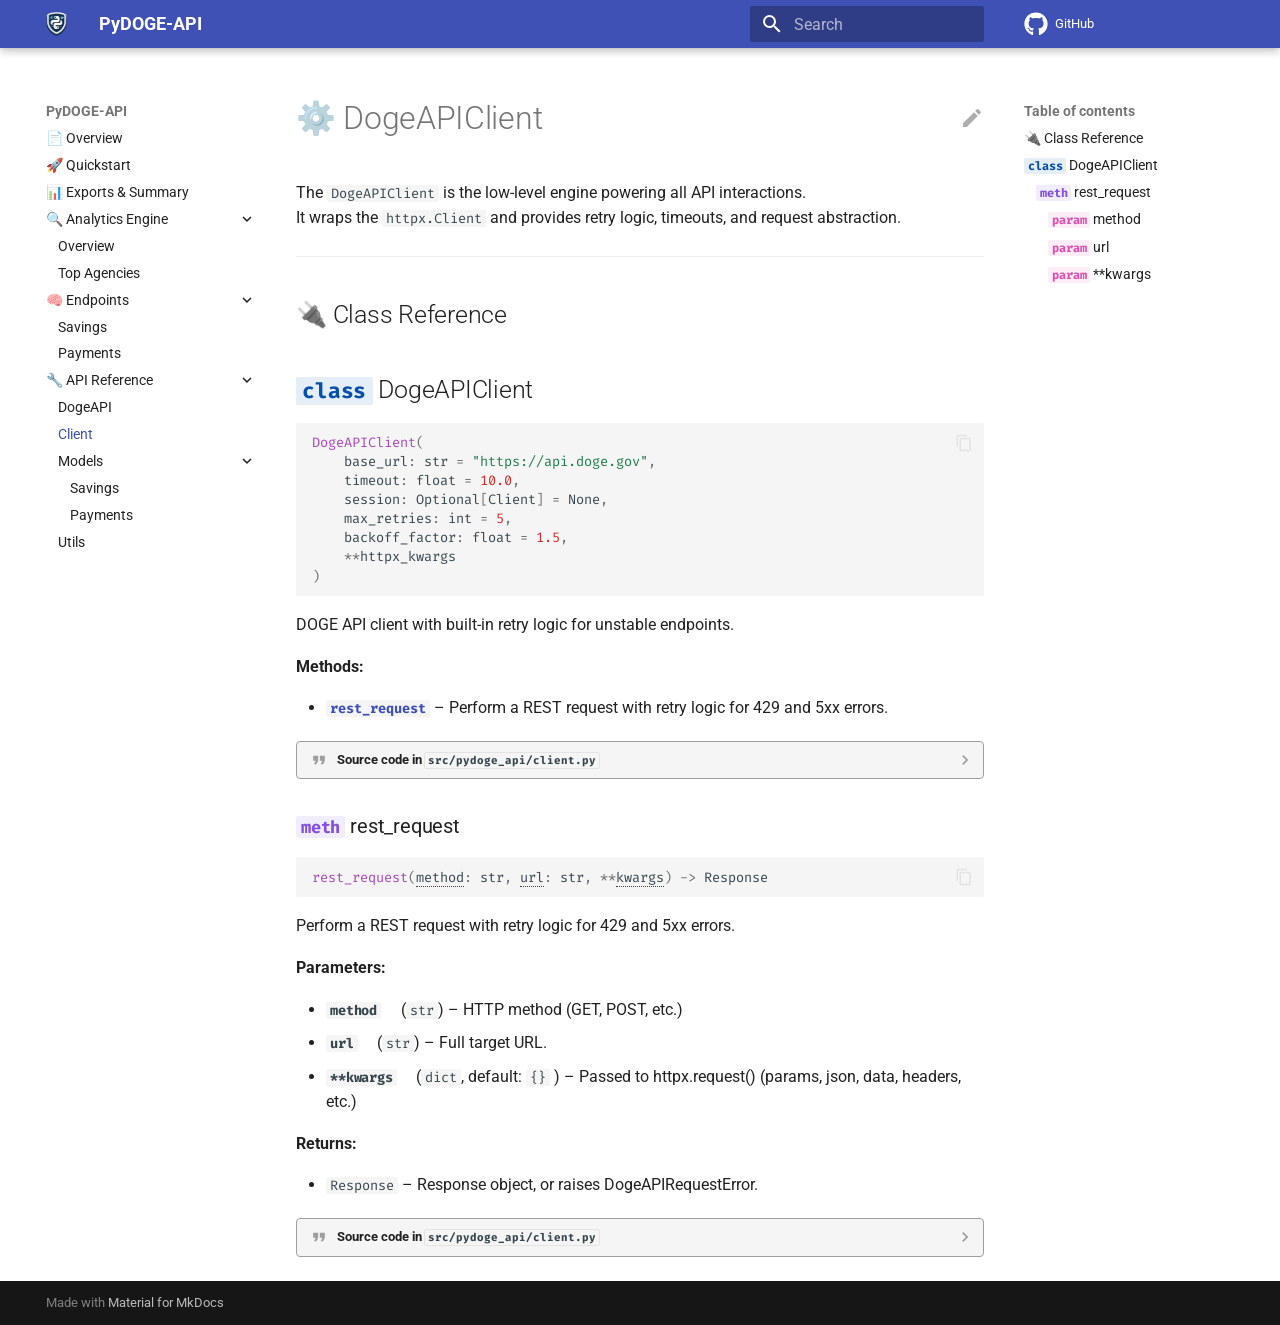
<file: reference/client/index.html>
<!doctype html>
<html lang="en" class="no-js">
  <head>
    
      <meta charset="utf-8">
      <meta name="viewport" content="width=device-width,initial-scale=1">
      
        <meta name="description" content="A Python library to interact with DOGE API.">
      
      
        <meta name="author" content="Muhammad Hassan">
      
      
        <link rel="canonical" href="https://yourusername.github.io/pydoge-api/reference/client/">
      
      
        <link rel="prev" href="../api/">
      
      
        <link rel="next" href="../models_savings/">
      
      
      <link rel="icon" href="../../img/favicon/favicon.ico">
      <meta name="generator" content="mkdocs-1.6.1, mkdocs-material-9.6.11">
    
    
      
        <title>Client - PyDOGE-API</title>
      
    
    
      <link rel="stylesheet" href="../../assets/stylesheets/main.4af4bdda.min.css">
      
        
        <link rel="stylesheet" href="../../assets/stylesheets/palette.06af60db.min.css">
      
      


    
    
      
    
    
      
        
        
        <link rel="preconnect" href="https://fonts.gstatic.com" crossorigin>
        <link rel="stylesheet" href="https://fonts.googleapis.com/css?family=Roboto:300,300i,400,400i,700,700i%7CFira+Code:400,400i,700,700i&display=fallback">
        <style>:root{--md-text-font:"Roboto";--md-code-font:"Fira Code"}</style>
      
    
    
      <link rel="stylesheet" href="../../assets/_mkdocstrings.css">
    
    <script>__md_scope=new URL("../..",location),__md_hash=e=>[...e].reduce(((e,_)=>(e<<5)-e+_.charCodeAt(0)),0),__md_get=(e,_=localStorage,t=__md_scope)=>JSON.parse(_.getItem(t.pathname+"."+e)),__md_set=(e,_,t=localStorage,a=__md_scope)=>{try{t.setItem(a.pathname+"."+e,JSON.stringify(_))}catch(e){}}</script>
    
      

    
    
    
  </head>
  
  
    
    
      
    
    
    
    
    <body dir="ltr" data-md-color-scheme="default" data-md-color-primary="indigo" data-md-color-accent="indigo">
  
    
    <input class="md-toggle" data-md-toggle="drawer" type="checkbox" id="__drawer" autocomplete="off">
    <input class="md-toggle" data-md-toggle="search" type="checkbox" id="__search" autocomplete="off">
    <label class="md-overlay" for="__drawer"></label>
    <div data-md-component="skip">
      
        
        <a href="#dogeapiclient" class="md-skip">
          Skip to content
        </a>
      
    </div>
    <div data-md-component="announce">
      
    </div>
    
    
      

  

<header class="md-header md-header--shadow" data-md-component="header">
  <nav class="md-header__inner md-grid" aria-label="Header">
    <a href="../.." title="PyDOGE-API" class="md-header__button md-logo" aria-label="PyDOGE-API" data-md-component="logo">
      
  <img src="../../img/logo.PNG" alt="logo">

    </a>
    <label class="md-header__button md-icon" for="__drawer">
      
      <svg xmlns="http://www.w3.org/2000/svg" viewBox="0 0 24 24"><path d="M3 6h18v2H3zm0 5h18v2H3zm0 5h18v2H3z"/></svg>
    </label>
    <div class="md-header__title" data-md-component="header-title">
      <div class="md-header__ellipsis">
        <div class="md-header__topic">
          <span class="md-ellipsis">
            PyDOGE-API
          </span>
        </div>
        <div class="md-header__topic" data-md-component="header-topic">
          <span class="md-ellipsis">
            
              Client
            
          </span>
        </div>
      </div>
    </div>
    
      
        <form class="md-header__option" data-md-component="palette">
  
    
    
    
    <input class="md-option" data-md-color-media="(prefers-color-scheme: light)" data-md-color-scheme="default" data-md-color-primary="indigo" data-md-color-accent="indigo"  aria-hidden="true"  type="radio" name="__palette" id="__palette_0">
    
  
    
    
    
    <input class="md-option" data-md-color-media="(prefers-color-scheme: dark)" data-md-color-scheme="slate" data-md-color-primary="indigo" data-md-color-accent="lime"  aria-hidden="true"  type="radio" name="__palette" id="__palette_1">
    
  
</form>
      
    
    
      <script>var palette=__md_get("__palette");if(palette&&palette.color){if("(prefers-color-scheme)"===palette.color.media){var media=matchMedia("(prefers-color-scheme: light)"),input=document.querySelector(media.matches?"[data-md-color-media='(prefers-color-scheme: light)']":"[data-md-color-media='(prefers-color-scheme: dark)']");palette.color.media=input.getAttribute("data-md-color-media"),palette.color.scheme=input.getAttribute("data-md-color-scheme"),palette.color.primary=input.getAttribute("data-md-color-primary"),palette.color.accent=input.getAttribute("data-md-color-accent")}for(var[key,value]of Object.entries(palette.color))document.body.setAttribute("data-md-color-"+key,value)}</script>
    
    
    
      
      
        <label class="md-header__button md-icon" for="__search">
          
          <svg xmlns="http://www.w3.org/2000/svg" viewBox="0 0 24 24"><path d="M9.5 3A6.5 6.5 0 0 1 16 9.5c0 1.61-.59 3.09-1.56 4.23l.27.27h.79l5 5-1.5 1.5-5-5v-.79l-.27-.27A6.52 6.52 0 0 1 9.5 16 6.5 6.5 0 0 1 3 9.5 6.5 6.5 0 0 1 9.5 3m0 2C7 5 5 7 5 9.5S7 14 9.5 14 14 12 14 9.5 12 5 9.5 5"/></svg>
        </label>
        <div class="md-search" data-md-component="search" role="dialog">
  <label class="md-search__overlay" for="__search"></label>
  <div class="md-search__inner" role="search">
    <form class="md-search__form" name="search">
      <input type="text" class="md-search__input" name="query" aria-label="Search" placeholder="Search" autocapitalize="off" autocorrect="off" autocomplete="off" spellcheck="false" data-md-component="search-query" required>
      <label class="md-search__icon md-icon" for="__search">
        
        <svg xmlns="http://www.w3.org/2000/svg" viewBox="0 0 24 24"><path d="M9.5 3A6.5 6.5 0 0 1 16 9.5c0 1.61-.59 3.09-1.56 4.23l.27.27h.79l5 5-1.5 1.5-5-5v-.79l-.27-.27A6.52 6.52 0 0 1 9.5 16 6.5 6.5 0 0 1 3 9.5 6.5 6.5 0 0 1 9.5 3m0 2C7 5 5 7 5 9.5S7 14 9.5 14 14 12 14 9.5 12 5 9.5 5"/></svg>
        
        <svg xmlns="http://www.w3.org/2000/svg" viewBox="0 0 24 24"><path d="M20 11v2H8l5.5 5.5-1.42 1.42L4.16 12l7.92-7.92L13.5 5.5 8 11z"/></svg>
      </label>
      <nav class="md-search__options" aria-label="Search">
        
          <a href="javascript:void(0)" class="md-search__icon md-icon" title="Share" aria-label="Share" data-clipboard data-clipboard-text="" data-md-component="search-share" tabindex="-1">
            
            <svg xmlns="http://www.w3.org/2000/svg" viewBox="0 0 24 24"><path d="M18 16.08c-.76 0-1.44.3-1.96.77L8.91 12.7c.05-.23.09-.46.09-.7s-.04-.47-.09-.7l7.05-4.11c.54.5 1.25.81 2.04.81a3 3 0 0 0 3-3 3 3 0 0 0-3-3 3 3 0 0 0-3 3c0 .24.04.47.09.7L8.04 9.81C7.5 9.31 6.79 9 6 9a3 3 0 0 0-3 3 3 3 0 0 0 3 3c.79 0 1.5-.31 2.04-.81l7.12 4.15c-.05.21-.08.43-.08.66 0 1.61 1.31 2.91 2.92 2.91s2.92-1.3 2.92-2.91A2.92 2.92 0 0 0 18 16.08"/></svg>
          </a>
        
        <button type="reset" class="md-search__icon md-icon" title="Clear" aria-label="Clear" tabindex="-1">
          
          <svg xmlns="http://www.w3.org/2000/svg" viewBox="0 0 24 24"><path d="M19 6.41 17.59 5 12 10.59 6.41 5 5 6.41 10.59 12 5 17.59 6.41 19 12 13.41 17.59 19 19 17.59 13.41 12z"/></svg>
        </button>
      </nav>
      
        <div class="md-search__suggest" data-md-component="search-suggest"></div>
      
    </form>
    <div class="md-search__output">
      <div class="md-search__scrollwrap" tabindex="0" data-md-scrollfix>
        <div class="md-search-result" data-md-component="search-result">
          <div class="md-search-result__meta">
            Initializing search
          </div>
          <ol class="md-search-result__list" role="presentation"></ol>
        </div>
      </div>
    </div>
  </div>
</div>
      
    
    
      <div class="md-header__source">
        <a href="https://github.com/ihassan8/pydoge-api" title="Go to repository" class="md-source" data-md-component="source">
  <div class="md-source__icon md-icon">
    
    <svg xmlns="http://www.w3.org/2000/svg" viewBox="0 0 496 512"><!--! Font Awesome Free 6.7.2 by @fontawesome - https://fontawesome.com License - https://fontawesome.com/license/free (Icons: CC BY 4.0, Fonts: SIL OFL 1.1, Code: MIT License) Copyright 2024 Fonticons, Inc.--><path d="M165.9 397.4c0 2-2.3 3.6-5.2 3.6-3.3.3-5.6-1.3-5.6-3.6 0-2 2.3-3.6 5.2-3.6 3-.3 5.6 1.3 5.6 3.6m-31.1-4.5c-.7 2 1.3 4.3 4.3 4.9 2.6 1 5.6 0 6.2-2s-1.3-4.3-4.3-5.2c-2.6-.7-5.5.3-6.2 2.3m44.2-1.7c-2.9.7-4.9 2.6-4.6 4.9.3 2 2.9 3.3 5.9 2.6 2.9-.7 4.9-2.6 4.6-4.6-.3-1.9-3-3.2-5.9-2.9M244.8 8C106.1 8 0 113.3 0 252c0 110.9 69.8 205.8 169.5 239.2 12.8 2.3 17.3-5.6 17.3-12.1 0-6.2-.3-40.4-.3-61.4 0 0-70 15-84.7-29.8 0 0-11.4-29.1-27.8-36.6 0 0-22.9-15.7 1.6-15.4 0 0 24.9 2 38.6 25.8 21.9 38.6 58.6 27.5 72.9 20.9 2.3-16 8.8-27.1 16-33.7-55.9-6.2-112.3-14.3-112.3-110.5 0-27.5 7.6-41.3 23.6-58.9-2.6-6.5-11.1-33.3 2.6-67.9 20.9-6.5 69 27 69 27 20-5.6 41.5-8.5 62.8-8.5s42.8 2.9 62.8 8.5c0 0 48.1-33.6 69-27 13.7 34.7 5.2 61.4 2.6 67.9 16 17.7 25.8 31.5 25.8 58.9 0 96.5-58.9 104.2-114.8 110.5 9.2 7.9 17 22.9 17 46.4 0 33.7-.3 75.4-.3 83.6 0 6.5 4.6 14.4 17.3 12.1C428.2 457.8 496 362.9 496 252 496 113.3 383.5 8 244.8 8M97.2 352.9c-1.3 1-1 3.3.7 5.2 1.6 1.6 3.9 2.3 5.2 1 1.3-1 1-3.3-.7-5.2-1.6-1.6-3.9-2.3-5.2-1m-10.8-8.1c-.7 1.3.3 2.9 2.3 3.9 1.6 1 3.6.7 4.3-.7.7-1.3-.3-2.9-2.3-3.9-2-.6-3.6-.3-4.3.7m32.4 35.6c-1.6 1.3-1 4.3 1.3 6.2 2.3 2.3 5.2 2.6 6.5 1 1.3-1.3.7-4.3-1.3-6.2-2.2-2.3-5.2-2.6-6.5-1m-11.4-14.7c-1.6 1-1.6 3.6 0 5.9s4.3 3.3 5.6 2.3c1.6-1.3 1.6-3.9 0-6.2-1.4-2.3-4-3.3-5.6-2"/></svg>
  </div>
  <div class="md-source__repository">
    GitHub
  </div>
</a>
      </div>
    
  </nav>
  
</header>
    
    <div class="md-container" data-md-component="container">
      
      
        
          
        
      
      <main class="md-main" data-md-component="main">
        <div class="md-main__inner md-grid">
          
            
              
              <div class="md-sidebar md-sidebar--primary" data-md-component="sidebar" data-md-type="navigation" >
                <div class="md-sidebar__scrollwrap">
                  <div class="md-sidebar__inner">
                    



<nav class="md-nav md-nav--primary" aria-label="Navigation" data-md-level="0">
  <label class="md-nav__title" for="__drawer">
    <a href="../.." title="PyDOGE-API" class="md-nav__button md-logo" aria-label="PyDOGE-API" data-md-component="logo">
      
  <img src="../../img/logo.PNG" alt="logo">

    </a>
    PyDOGE-API
  </label>
  
    <div class="md-nav__source">
      <a href="https://github.com/ihassan8/pydoge-api" title="Go to repository" class="md-source" data-md-component="source">
  <div class="md-source__icon md-icon">
    
    <svg xmlns="http://www.w3.org/2000/svg" viewBox="0 0 496 512"><!--! Font Awesome Free 6.7.2 by @fontawesome - https://fontawesome.com License - https://fontawesome.com/license/free (Icons: CC BY 4.0, Fonts: SIL OFL 1.1, Code: MIT License) Copyright 2024 Fonticons, Inc.--><path d="M165.9 397.4c0 2-2.3 3.6-5.2 3.6-3.3.3-5.6-1.3-5.6-3.6 0-2 2.3-3.6 5.2-3.6 3-.3 5.6 1.3 5.6 3.6m-31.1-4.5c-.7 2 1.3 4.3 4.3 4.9 2.6 1 5.6 0 6.2-2s-1.3-4.3-4.3-5.2c-2.6-.7-5.5.3-6.2 2.3m44.2-1.7c-2.9.7-4.9 2.6-4.6 4.9.3 2 2.9 3.3 5.9 2.6 2.9-.7 4.9-2.6 4.6-4.6-.3-1.9-3-3.2-5.9-2.9M244.8 8C106.1 8 0 113.3 0 252c0 110.9 69.8 205.8 169.5 239.2 12.8 2.3 17.3-5.6 17.3-12.1 0-6.2-.3-40.4-.3-61.4 0 0-70 15-84.7-29.8 0 0-11.4-29.1-27.8-36.6 0 0-22.9-15.7 1.6-15.4 0 0 24.9 2 38.6 25.8 21.9 38.6 58.6 27.5 72.9 20.9 2.3-16 8.8-27.1 16-33.7-55.9-6.2-112.3-14.3-112.3-110.5 0-27.5 7.6-41.3 23.6-58.9-2.6-6.5-11.1-33.3 2.6-67.9 20.9-6.5 69 27 69 27 20-5.6 41.5-8.5 62.8-8.5s42.8 2.9 62.8 8.5c0 0 48.1-33.6 69-27 13.7 34.7 5.2 61.4 2.6 67.9 16 17.7 25.8 31.5 25.8 58.9 0 96.5-58.9 104.2-114.8 110.5 9.2 7.9 17 22.9 17 46.4 0 33.7-.3 75.4-.3 83.6 0 6.5 4.6 14.4 17.3 12.1C428.2 457.8 496 362.9 496 252 496 113.3 383.5 8 244.8 8M97.2 352.9c-1.3 1-1 3.3.7 5.2 1.6 1.6 3.9 2.3 5.2 1 1.3-1 1-3.3-.7-5.2-1.6-1.6-3.9-2.3-5.2-1m-10.8-8.1c-.7 1.3.3 2.9 2.3 3.9 1.6 1 3.6.7 4.3-.7.7-1.3-.3-2.9-2.3-3.9-2-.6-3.6-.3-4.3.7m32.4 35.6c-1.6 1.3-1 4.3 1.3 6.2 2.3 2.3 5.2 2.6 6.5 1 1.3-1.3.7-4.3-1.3-6.2-2.2-2.3-5.2-2.6-6.5-1m-11.4-14.7c-1.6 1-1.6 3.6 0 5.9s4.3 3.3 5.6 2.3c1.6-1.3 1.6-3.9 0-6.2-1.4-2.3-4-3.3-5.6-2"/></svg>
  </div>
  <div class="md-source__repository">
    GitHub
  </div>
</a>
    </div>
  
  <ul class="md-nav__list" data-md-scrollfix>
    
      
      
  
  
  
  
    <li class="md-nav__item">
      <a href="../.." class="md-nav__link">
        
  
  
  <span class="md-ellipsis">
    📄 Overview
    
  </span>
  

      </a>
    </li>
  

    
      
      
  
  
  
  
    <li class="md-nav__item">
      <a href="../../usage/" class="md-nav__link">
        
  
  
  <span class="md-ellipsis">
    🚀 Quickstart
    
  </span>
  

      </a>
    </li>
  

    
      
      
  
  
  
  
    <li class="md-nav__item">
      <a href="../../usage_exports/" class="md-nav__link">
        
  
  
  <span class="md-ellipsis">
    📊 Exports & Summary
    
  </span>
  

      </a>
    </li>
  

    
      
      
  
  
  
  
    
    
    
    
    
    <li class="md-nav__item md-nav__item--nested">
      
        
        
          
        
        <input class="md-nav__toggle md-toggle md-toggle--indeterminate" type="checkbox" id="__nav_4" >
        
          
          <label class="md-nav__link" for="__nav_4" id="__nav_4_label" tabindex="0">
            
  
  
  <span class="md-ellipsis">
    🔍 Analytics Engine
    
  </span>
  

            <span class="md-nav__icon md-icon"></span>
          </label>
        
        <nav class="md-nav" data-md-level="1" aria-labelledby="__nav_4_label" aria-expanded="false">
          <label class="md-nav__title" for="__nav_4">
            <span class="md-nav__icon md-icon"></span>
            🔍 Analytics Engine
          </label>
          <ul class="md-nav__list" data-md-scrollfix>
            
              
                
  
  
  
  
    <li class="md-nav__item">
      <a href="../analytics/" class="md-nav__link">
        
  
  
  <span class="md-ellipsis">
    Overview
    
  </span>
  

      </a>
    </li>
  

              
            
              
                
  
  
  
  
    <li class="md-nav__item">
      <a href="../analytics_agencies/" class="md-nav__link">
        
  
  
  <span class="md-ellipsis">
    Top Agencies
    
  </span>
  

      </a>
    </li>
  

              
            
          </ul>
        </nav>
      
    </li>
  

    
      
      
  
  
  
  
    
    
    
    
    
    <li class="md-nav__item md-nav__item--nested">
      
        
        
          
        
        <input class="md-nav__toggle md-toggle md-toggle--indeterminate" type="checkbox" id="__nav_5" >
        
          
          <label class="md-nav__link" for="__nav_5" id="__nav_5_label" tabindex="0">
            
  
  
  <span class="md-ellipsis">
    🧠 Endpoints
    
  </span>
  

            <span class="md-nav__icon md-icon"></span>
          </label>
        
        <nav class="md-nav" data-md-level="1" aria-labelledby="__nav_5_label" aria-expanded="false">
          <label class="md-nav__title" for="__nav_5">
            <span class="md-nav__icon md-icon"></span>
            🧠 Endpoints
          </label>
          <ul class="md-nav__list" data-md-scrollfix>
            
              
                
  
  
  
  
    <li class="md-nav__item">
      <a href="../savings/" class="md-nav__link">
        
  
  
  <span class="md-ellipsis">
    Savings
    
  </span>
  

      </a>
    </li>
  

              
            
              
                
  
  
  
  
    <li class="md-nav__item">
      <a href="../payments/" class="md-nav__link">
        
  
  
  <span class="md-ellipsis">
    Payments
    
  </span>
  

      </a>
    </li>
  

              
            
          </ul>
        </nav>
      
    </li>
  

    
      
      
  
  
    
  
  
  
    
    
    
    
    
    <li class="md-nav__item md-nav__item--active md-nav__item--nested">
      
        
        
        <input class="md-nav__toggle md-toggle " type="checkbox" id="__nav_6" checked>
        
          
          <label class="md-nav__link" for="__nav_6" id="__nav_6_label" tabindex="0">
            
  
  
  <span class="md-ellipsis">
    🔧 API Reference
    
  </span>
  

            <span class="md-nav__icon md-icon"></span>
          </label>
        
        <nav class="md-nav" data-md-level="1" aria-labelledby="__nav_6_label" aria-expanded="true">
          <label class="md-nav__title" for="__nav_6">
            <span class="md-nav__icon md-icon"></span>
            🔧 API Reference
          </label>
          <ul class="md-nav__list" data-md-scrollfix>
            
              
                
  
  
  
  
    <li class="md-nav__item">
      <a href="../api/" class="md-nav__link">
        
  
  
  <span class="md-ellipsis">
    DogeAPI
    
  </span>
  

      </a>
    </li>
  

              
            
              
                
  
  
    
  
  
  
    <li class="md-nav__item md-nav__item--active">
      
      <input class="md-nav__toggle md-toggle" type="checkbox" id="__toc">
      
      
        
      
      
        <label class="md-nav__link md-nav__link--active" for="__toc">
          
  
  
  <span class="md-ellipsis">
    Client
    
  </span>
  

          <span class="md-nav__icon md-icon"></span>
        </label>
      
      <a href="./" class="md-nav__link md-nav__link--active">
        
  
  
  <span class="md-ellipsis">
    Client
    
  </span>
  

      </a>
      
        

<nav class="md-nav md-nav--secondary" aria-label="Table of contents">
  
  
  
    
  
  
    <label class="md-nav__title" for="__toc">
      <span class="md-nav__icon md-icon"></span>
      Table of contents
    </label>
    <ul class="md-nav__list" data-md-component="toc" data-md-scrollfix>
      
        <li class="md-nav__item">
  <a href="#class-reference" class="md-nav__link">
    <span class="md-ellipsis">
      🔌 Class Reference
    </span>
  </a>
  
</li>
      
        <li class="md-nav__item">
  <a href="#pydoge_api.client.DogeAPIClient" class="md-nav__link">
    <span class="md-ellipsis">
      <code class="doc-symbol doc-symbol-toc doc-symbol-class"></code>&nbsp;DogeAPIClient
    </span>
  </a>
  
    <nav class="md-nav" aria-label=" DogeAPIClient">
      <ul class="md-nav__list">
        
          <li class="md-nav__item">
  <a href="#pydoge_api.client.DogeAPIClient.rest_request" class="md-nav__link">
    <span class="md-ellipsis">
      <code class="doc-symbol doc-symbol-toc doc-symbol-method"></code>&nbsp;rest_request
    </span>
  </a>
  
    <nav class="md-nav" aria-label=" rest_request">
      <ul class="md-nav__list">
        
          <li class="md-nav__item">
  <a href="#pydoge_api.client.DogeAPIClient.rest_request(method)" class="md-nav__link">
    <span class="md-ellipsis">
      <code class="doc-symbol doc-symbol-toc doc-symbol-parameter"></code>&nbsp;method
    </span>
  </a>
  
</li>
        
          <li class="md-nav__item">
  <a href="#pydoge_api.client.DogeAPIClient.rest_request(url)" class="md-nav__link">
    <span class="md-ellipsis">
      <code class="doc-symbol doc-symbol-toc doc-symbol-parameter"></code>&nbsp;url
    </span>
  </a>
  
</li>
        
          <li class="md-nav__item">
  <a href="#pydoge_api.client.DogeAPIClient.rest_request(**kwargs)" class="md-nav__link">
    <span class="md-ellipsis">
      <code class="doc-symbol doc-symbol-toc doc-symbol-parameter"></code>&nbsp;**kwargs
    </span>
  </a>
  
</li>
        
      </ul>
    </nav>
  
</li>
        
      </ul>
    </nav>
  
</li>
      
    </ul>
  
</nav>
      
    </li>
  

              
            
              
                
  
  
  
  
    
    
    
    
    
    <li class="md-nav__item md-nav__item--nested">
      
        
        
          
        
        <input class="md-nav__toggle md-toggle md-toggle--indeterminate" type="checkbox" id="__nav_6_3" >
        
          
          <label class="md-nav__link" for="__nav_6_3" id="__nav_6_3_label" tabindex="0">
            
  
  
  <span class="md-ellipsis">
    Models
    
  </span>
  

            <span class="md-nav__icon md-icon"></span>
          </label>
        
        <nav class="md-nav" data-md-level="2" aria-labelledby="__nav_6_3_label" aria-expanded="false">
          <label class="md-nav__title" for="__nav_6_3">
            <span class="md-nav__icon md-icon"></span>
            Models
          </label>
          <ul class="md-nav__list" data-md-scrollfix>
            
              
                
  
  
  
  
    <li class="md-nav__item">
      <a href="../models_savings/" class="md-nav__link">
        
  
  
  <span class="md-ellipsis">
    Savings
    
  </span>
  

      </a>
    </li>
  

              
            
              
                
  
  
  
  
    <li class="md-nav__item">
      <a href="../models_payments/" class="md-nav__link">
        
  
  
  <span class="md-ellipsis">
    Payments
    
  </span>
  

      </a>
    </li>
  

              
            
          </ul>
        </nav>
      
    </li>
  

              
            
              
                
  
  
  
  
    <li class="md-nav__item">
      <a href="../utils_export/" class="md-nav__link">
        
  
  
  <span class="md-ellipsis">
    Utils
    
  </span>
  

      </a>
    </li>
  

              
            
          </ul>
        </nav>
      
    </li>
  

    
  </ul>
</nav>
                  </div>
                </div>
              </div>
            
            
              
              <div class="md-sidebar md-sidebar--secondary" data-md-component="sidebar" data-md-type="toc" >
                <div class="md-sidebar__scrollwrap">
                  <div class="md-sidebar__inner">
                    

<nav class="md-nav md-nav--secondary" aria-label="Table of contents">
  
  
  
    
  
  
    <label class="md-nav__title" for="__toc">
      <span class="md-nav__icon md-icon"></span>
      Table of contents
    </label>
    <ul class="md-nav__list" data-md-component="toc" data-md-scrollfix>
      
        <li class="md-nav__item">
  <a href="#class-reference" class="md-nav__link">
    <span class="md-ellipsis">
      🔌 Class Reference
    </span>
  </a>
  
</li>
      
        <li class="md-nav__item">
  <a href="#pydoge_api.client.DogeAPIClient" class="md-nav__link">
    <span class="md-ellipsis">
      <code class="doc-symbol doc-symbol-toc doc-symbol-class"></code>&nbsp;DogeAPIClient
    </span>
  </a>
  
    <nav class="md-nav" aria-label=" DogeAPIClient">
      <ul class="md-nav__list">
        
          <li class="md-nav__item">
  <a href="#pydoge_api.client.DogeAPIClient.rest_request" class="md-nav__link">
    <span class="md-ellipsis">
      <code class="doc-symbol doc-symbol-toc doc-symbol-method"></code>&nbsp;rest_request
    </span>
  </a>
  
    <nav class="md-nav" aria-label=" rest_request">
      <ul class="md-nav__list">
        
          <li class="md-nav__item">
  <a href="#pydoge_api.client.DogeAPIClient.rest_request(method)" class="md-nav__link">
    <span class="md-ellipsis">
      <code class="doc-symbol doc-symbol-toc doc-symbol-parameter"></code>&nbsp;method
    </span>
  </a>
  
</li>
        
          <li class="md-nav__item">
  <a href="#pydoge_api.client.DogeAPIClient.rest_request(url)" class="md-nav__link">
    <span class="md-ellipsis">
      <code class="doc-symbol doc-symbol-toc doc-symbol-parameter"></code>&nbsp;url
    </span>
  </a>
  
</li>
        
          <li class="md-nav__item">
  <a href="#pydoge_api.client.DogeAPIClient.rest_request(**kwargs)" class="md-nav__link">
    <span class="md-ellipsis">
      <code class="doc-symbol doc-symbol-toc doc-symbol-parameter"></code>&nbsp;**kwargs
    </span>
  </a>
  
</li>
        
      </ul>
    </nav>
  
</li>
        
      </ul>
    </nav>
  
</li>
      
    </ul>
  
</nav>
                  </div>
                </div>
              </div>
            
          
          
            <div class="md-content" data-md-component="content">
              <article class="md-content__inner md-typeset">
                
                  


  
    <a href="https://github.com/ihassan8/pydoge-api/edit/master/docs/reference/client.md" title="Edit this page" class="md-content__button md-icon">
      
      <svg xmlns="http://www.w3.org/2000/svg" viewBox="0 0 24 24"><path d="M20.71 7.04c.39-.39.39-1.04 0-1.41l-2.34-2.34c-.37-.39-1.02-.39-1.41 0l-1.84 1.83 3.75 3.75M3 17.25V21h3.75L17.81 9.93l-3.75-3.75z"/></svg>
    </a>
  
  


<h1 id="dogeapiclient">⚙️ DogeAPIClient<a class="headerlink" href="#dogeapiclient" title="Permanent link">&para;</a></h1>
<p>The <code>DogeAPIClient</code> is the low-level engine powering all API interactions.<br />
It wraps the <code>httpx.Client</code> and provides retry logic, timeouts, and request abstraction.</p>
<hr />
<h2 id="class-reference">🔌 Class Reference<a class="headerlink" href="#class-reference" title="Permanent link">&para;</a></h2>


<div class="doc doc-object doc-class">



<h2 id="pydoge_api.client.DogeAPIClient" class="doc doc-heading">
<code class="doc-symbol doc-symbol-heading doc-symbol-class"></code>            <span class="doc doc-object-name doc-class-name">DogeAPIClient</span>


<a href="#pydoge_api.client.DogeAPIClient" class="headerlink" title="Permanent link">&para;</a></h2>
<div class="doc-signature highlight"><pre><span></span><code><span class="nf">DogeAPIClient</span><span class="p">(</span>
    <span class="n"><span title="pydoge_api.client.DogeAPIClient(base_url)">base_url</span></span><span class="p">:</span> <span class="n"><span title="str">str</span></span> <span class="o">=</span> <span class="s2">&quot;https://api.doge.gov&quot;</span><span class="p">,</span>
    <span class="n"><span title="pydoge_api.client.DogeAPIClient(timeout)">timeout</span></span><span class="p">:</span> <span class="n"><span title="float">float</span></span> <span class="o">=</span> <span class="mf">10.0</span><span class="p">,</span>
    <span class="n"><span title="pydoge_api.client.DogeAPIClient(session)">session</span></span><span class="p">:</span> <span class="n"><span title="typing.Optional">Optional</span></span><span class="p">[</span><span class="n"><span title="httpx.Client">Client</span></span><span class="p">]</span> <span class="o">=</span> <span class="kc">None</span><span class="p">,</span>
    <span class="n"><span title="pydoge_api.client.DogeAPIClient(max_retries)">max_retries</span></span><span class="p">:</span> <span class="n"><span title="int">int</span></span> <span class="o">=</span> <span class="mi">5</span><span class="p">,</span>
    <span class="n"><span title="pydoge_api.client.DogeAPIClient(backoff_factor)">backoff_factor</span></span><span class="p">:</span> <span class="n"><span title="float">float</span></span> <span class="o">=</span> <span class="mf">1.5</span><span class="p">,</span>
    <span class="o">**</span><span class="n"><span title="pydoge_api.client.DogeAPIClient(**httpx_kwargs)">httpx_kwargs</span></span>
<span class="p">)</span>
</code></pre></div>

    <div class="doc doc-contents first">


        <p>DOGE API client with built-in retry logic for unstable endpoints.</p>

          









<p><span class="doc-section-title">Methods:</span></p>
    <ul>
          <li class="doc-section-item field-body">
            <b><code><a class="autorefs autorefs-internal" title="            rest_request (pydoge_api.client.DogeAPIClient.rest_request)" href="#pydoge_api.client.DogeAPIClient.rest_request">rest_request</a></code></b>
            –
            <div class="doc-md-description">
              <p>Perform a REST request with retry logic for 429 and 5xx errors.</p>
            </div>
          </li>
    </ul>



                  <details class="quote">
                    <summary>Source code in <code>src/pydoge_api/client.py</code></summary>
                    <div class="highlight"><table class="highlighttable"><tr><td class="linenos"><div class="linenodiv"><pre><span></span><span class="normal">25</span>
<span class="normal">26</span>
<span class="normal">27</span>
<span class="normal">28</span>
<span class="normal">29</span>
<span class="normal">30</span>
<span class="normal">31</span>
<span class="normal">32</span>
<span class="normal">33</span>
<span class="normal">34</span>
<span class="normal">35</span>
<span class="normal">36</span>
<span class="normal">37</span>
<span class="normal">38</span>
<span class="normal">39</span>
<span class="normal">40</span>
<span class="normal">41</span>
<span class="normal">42</span>
<span class="normal">43</span>
<span class="normal">44</span>
<span class="normal">45</span>
<span class="normal">46</span></pre></div></td><td class="code"><div><pre><span></span><code><span class="k">def</span><span class="w"> </span><span class="fm">__init__</span><span class="p">(</span>
    <span class="bp">self</span><span class="p">,</span>
    <span class="n">base_url</span><span class="p">:</span> <span class="nb">str</span> <span class="o">=</span> <span class="s2">&quot;https://api.doge.gov&quot;</span><span class="p">,</span>
    <span class="n">timeout</span><span class="p">:</span> <span class="nb">float</span> <span class="o">=</span> <span class="mf">10.0</span><span class="p">,</span>
    <span class="n">session</span><span class="p">:</span> <span class="n">Optional</span><span class="p">[</span><span class="n">httpx</span><span class="o">.</span><span class="n">Client</span><span class="p">]</span> <span class="o">=</span> <span class="kc">None</span><span class="p">,</span>
    <span class="n">max_retries</span><span class="p">:</span> <span class="nb">int</span> <span class="o">=</span> <span class="mi">5</span><span class="p">,</span>
    <span class="n">backoff_factor</span><span class="p">:</span> <span class="nb">float</span> <span class="o">=</span> <span class="mf">1.5</span><span class="p">,</span>
    <span class="o">**</span><span class="n">httpx_kwargs</span>
<span class="p">):</span>
    <span class="bp">self</span><span class="o">.</span><span class="n">base_url</span> <span class="o">=</span> <span class="n">base_url</span>
    <span class="bp">self</span><span class="o">.</span><span class="n">timeout</span> <span class="o">=</span> <span class="n">timeout</span>
    <span class="bp">self</span><span class="o">.</span><span class="n">max_retries</span> <span class="o">=</span> <span class="n">max_retries</span>
    <span class="bp">self</span><span class="o">.</span><span class="n">backoff_factor</span> <span class="o">=</span> <span class="n">backoff_factor</span>

    <span class="k">if</span> <span class="n">session</span><span class="p">:</span>
        <span class="k">if</span> <span class="ow">not</span> <span class="nb">isinstance</span><span class="p">(</span><span class="n">session</span><span class="p">,</span> <span class="n">httpx</span><span class="o">.</span><span class="n">Client</span><span class="p">):</span>
            <span class="k">raise</span> <span class="ne">TypeError</span><span class="p">(</span><span class="s2">&quot;Custom session must be an instance of httpx.Client&quot;</span><span class="p">)</span>
        <span class="bp">self</span><span class="o">.</span><span class="n">client</span> <span class="o">=</span> <span class="n">session</span>
        <span class="bp">self</span><span class="o">.</span><span class="n">_owns_session</span> <span class="o">=</span> <span class="kc">False</span>
    <span class="k">else</span><span class="p">:</span>
        <span class="bp">self</span><span class="o">.</span><span class="n">client</span> <span class="o">=</span> <span class="n">httpx</span><span class="o">.</span><span class="n">Client</span><span class="p">(</span><span class="n">base_url</span><span class="o">=</span><span class="n">base_url</span><span class="p">,</span> <span class="n">timeout</span><span class="o">=</span><span class="n">timeout</span><span class="p">,</span> <span class="o">**</span><span class="n">httpx_kwargs</span><span class="p">)</span>
        <span class="bp">self</span><span class="o">.</span><span class="n">_owns_session</span> <span class="o">=</span> <span class="kc">True</span>
</code></pre></div></td></tr></table></div>
                  </details>



  <div class="doc doc-children">









<div class="doc doc-object doc-function">


<h3 id="pydoge_api.client.DogeAPIClient.rest_request" class="doc doc-heading">
<code class="doc-symbol doc-symbol-heading doc-symbol-method"></code>            <span class="doc doc-object-name doc-function-name">rest_request</span>


<a href="#pydoge_api.client.DogeAPIClient.rest_request" class="headerlink" title="Permanent link">&para;</a></h3>
<div class="doc-signature highlight"><pre><span></span><code><span class="nf">rest_request</span><span class="p">(</span><span class="n"><a class="autorefs autorefs-internal" title="method (pydoge_api.client.DogeAPIClient.rest_request(method))" href="#pydoge_api.client.DogeAPIClient.rest_request(method)">method</a></span><span class="p">:</span> <span class="n"><span title="str">str</span></span><span class="p">,</span> <span class="n"><a class="autorefs autorefs-internal" title="url (pydoge_api.client.DogeAPIClient.rest_request(url))" href="#pydoge_api.client.DogeAPIClient.rest_request(url)">url</a></span><span class="p">:</span> <span class="n"><span title="str">str</span></span><span class="p">,</span> <span class="o">**</span><span class="n"><a class="autorefs autorefs-internal" title="**kwargs (pydoge_api.client.DogeAPIClient.rest_request(**kwargs))" href="#pydoge_api.client.DogeAPIClient.rest_request(**kwargs)">kwargs</a></span><span class="p">)</span> <span class="o">-&gt;</span> <span class="n"><span title="httpx.Response">Response</span></span>
</code></pre></div>

    <div class="doc doc-contents ">

        <p>Perform a REST request with retry logic for 429 and 5xx errors.</p>


<p><span class="doc-section-title">Parameters:</span></p>
    <ul>
        <li class="doc-section-item field-body">
<h4 id="pydoge_api.client.DogeAPIClient.rest_request(method)" class="doc doc-heading doc-heading-parameter">              <b><code>method</code></b>
<a href="#pydoge_api.client.DogeAPIClient.rest_request(method)" class="headerlink" title="Permanent link">&para;</a></h4>              (<code><span title="str">str</span></code>)
          –
          <div class="doc-md-description">
            <p>HTTP method (GET, POST, etc.)</p>
          </div>
        </li>
        <li class="doc-section-item field-body">
<h4 id="pydoge_api.client.DogeAPIClient.rest_request(url)" class="doc doc-heading doc-heading-parameter">              <b><code>url</code></b>
<a href="#pydoge_api.client.DogeAPIClient.rest_request(url)" class="headerlink" title="Permanent link">&para;</a></h4>              (<code><span title="str">str</span></code>)
          –
          <div class="doc-md-description">
            <p>Full target URL.</p>
          </div>
        </li>
        <li class="doc-section-item field-body">
<h4 id="pydoge_api.client.DogeAPIClient.rest_request(**kwargs)" class="doc doc-heading doc-heading-parameter">              <b><code>**kwargs</code></b>
<a href="#pydoge_api.client.DogeAPIClient.rest_request(**kwargs)" class="headerlink" title="Permanent link">&para;</a></h4>              (<code><span title="dict">dict</span></code>, default:
                  <code>{}</code>
)
          –
          <div class="doc-md-description">
            <p>Passed to httpx.request() (params, json, data, headers, etc.)</p>
          </div>
        </li>
    </ul>


<p><span class="doc-section-title">Returns:</span></p>
    <ul>
        <li class="doc-section-item field-body">
              <code><span title="httpx.Response">Response</span></code>
          –
          <div class="doc-md-description">
            <p>Response object, or raises DogeAPIRequestError.</p>
          </div>
        </li>
    </ul>

          

            <details class="quote">
              <summary>Source code in <code>src/pydoge_api/client.py</code></summary>
              <div class="highlight"><table class="highlighttable"><tr><td class="linenos"><div class="linenodiv"><pre><span></span><span class="normal">48</span>
<span class="normal">49</span>
<span class="normal">50</span>
<span class="normal">51</span>
<span class="normal">52</span>
<span class="normal">53</span>
<span class="normal">54</span>
<span class="normal">55</span>
<span class="normal">56</span>
<span class="normal">57</span>
<span class="normal">58</span>
<span class="normal">59</span>
<span class="normal">60</span>
<span class="normal">61</span>
<span class="normal">62</span>
<span class="normal">63</span>
<span class="normal">64</span>
<span class="normal">65</span>
<span class="normal">66</span>
<span class="normal">67</span>
<span class="normal">68</span>
<span class="normal">69</span>
<span class="normal">70</span>
<span class="normal">71</span>
<span class="normal">72</span>
<span class="normal">73</span>
<span class="normal">74</span>
<span class="normal">75</span>
<span class="normal">76</span>
<span class="normal">77</span>
<span class="normal">78</span>
<span class="normal">79</span>
<span class="normal">80</span>
<span class="normal">81</span>
<span class="normal">82</span>
<span class="normal">83</span>
<span class="normal">84</span>
<span class="normal">85</span>
<span class="normal">86</span>
<span class="normal">87</span>
<span class="normal">88</span>
<span class="normal">89</span>
<span class="normal">90</span>
<span class="normal">91</span>
<span class="normal">92</span>
<span class="normal">93</span>
<span class="normal">94</span>
<span class="normal">95</span>
<span class="normal">96</span>
<span class="normal">97</span>
<span class="normal">98</span>
<span class="normal">99</span></pre></div></td><td class="code"><div><pre><span></span><code><span class="k">def</span><span class="w"> </span><span class="nf">rest_request</span><span class="p">(</span><span class="bp">self</span><span class="p">,</span> <span class="n">method</span><span class="p">:</span> <span class="nb">str</span><span class="p">,</span> <span class="n">url</span><span class="p">:</span> <span class="nb">str</span><span class="p">,</span> <span class="o">**</span><span class="n">kwargs</span><span class="p">)</span> <span class="o">-&gt;</span> <span class="n">httpx</span><span class="o">.</span><span class="n">Response</span><span class="p">:</span>
<span class="w">    </span><span class="sd">&quot;&quot;&quot;</span>
<span class="sd">    Perform a REST request with retry logic for 429 and 5xx errors.</span>

<span class="sd">    Parameters</span>
<span class="sd">    ----------</span>
<span class="sd">    method : str</span>
<span class="sd">        HTTP method (GET, POST, etc.)</span>
<span class="sd">    url : str</span>
<span class="sd">        Full target URL.</span>
<span class="sd">    **kwargs : dict</span>
<span class="sd">        Passed to httpx.request() (params, json, data, headers, etc.)</span>

<span class="sd">    Returns</span>
<span class="sd">    -------</span>
<span class="sd">    httpx.Response</span>
<span class="sd">        Response object, or raises DogeAPIRequestError.</span>
<span class="sd">    &quot;&quot;&quot;</span>
    <span class="n">retriable</span> <span class="o">=</span> <span class="p">{</span><span class="mi">429</span><span class="p">,</span> <span class="mi">500</span><span class="p">,</span> <span class="mi">502</span><span class="p">,</span> <span class="mi">503</span><span class="p">,</span> <span class="mi">504</span><span class="p">}</span>
    <span class="n">retries</span> <span class="o">=</span> <span class="mi">0</span>

    <span class="k">while</span> <span class="n">retries</span> <span class="o">&lt;=</span> <span class="bp">self</span><span class="o">.</span><span class="n">max_retries</span><span class="p">:</span>
        <span class="k">try</span><span class="p">:</span>
            <span class="n">response</span> <span class="o">=</span> <span class="bp">self</span><span class="o">.</span><span class="n">client</span><span class="o">.</span><span class="n">request</span><span class="p">(</span><span class="n">method</span><span class="p">,</span> <span class="n">url</span><span class="p">,</span> <span class="o">**</span><span class="n">kwargs</span><span class="p">)</span>
            <span class="k">if</span> <span class="n">response</span><span class="o">.</span><span class="n">status_code</span> <span class="o">&lt;</span> <span class="mi">400</span> <span class="ow">or</span> <span class="n">response</span><span class="o">.</span><span class="n">status_code</span> <span class="ow">not</span> <span class="ow">in</span> <span class="n">retriable</span><span class="p">:</span>
                <span class="k">return</span> <span class="n">response</span>
        <span class="k">except</span> <span class="n">httpx</span><span class="o">.</span><span class="n">RequestError</span> <span class="k">as</span> <span class="n">e</span><span class="p">:</span>
            <span class="n">logger</span><span class="o">.</span><span class="n">warning</span><span class="p">(</span><span class="sa">f</span><span class="s2">&quot;⚠️ Network error during </span><span class="si">{</span><span class="n">method</span><span class="si">}</span><span class="s2"> </span><span class="si">{</span><span class="n">url</span><span class="si">}</span><span class="s2">: </span><span class="si">{</span><span class="n">e</span><span class="si">}</span><span class="s2">&quot;</span><span class="p">)</span>
            <span class="n">response</span> <span class="o">=</span> <span class="nb">getattr</span><span class="p">(</span><span class="n">e</span><span class="p">,</span> <span class="s2">&quot;response&quot;</span><span class="p">,</span> <span class="kc">None</span><span class="p">)</span>
            <span class="k">if</span> <span class="n">response</span> <span class="ow">is</span> <span class="kc">None</span><span class="p">:</span>
                <span class="k">raise</span>

        <span class="c1"># Retry triggered</span>
        <span class="n">retry_after</span> <span class="o">=</span> <span class="n">response</span><span class="o">.</span><span class="n">headers</span><span class="o">.</span><span class="n">get</span><span class="p">(</span><span class="s2">&quot;Retry-After&quot;</span><span class="p">)</span>
        <span class="k">if</span> <span class="n">retry_after</span><span class="p">:</span>
            <span class="k">try</span><span class="p">:</span>
                <span class="n">wait</span> <span class="o">=</span> <span class="nb">float</span><span class="p">(</span><span class="n">retry_after</span><span class="p">)</span>
            <span class="k">except</span> <span class="ne">ValueError</span><span class="p">:</span>
                <span class="n">wait</span> <span class="o">=</span> <span class="bp">self</span><span class="o">.</span><span class="n">backoff_factor</span> <span class="o">*</span> <span class="p">(</span><span class="n">retries</span> <span class="o">+</span> <span class="mi">1</span><span class="p">)</span>
        <span class="k">else</span><span class="p">:</span>
            <span class="n">jitter</span> <span class="o">=</span> <span class="n">random</span><span class="o">.</span><span class="n">uniform</span><span class="p">(</span><span class="mi">0</span><span class="p">,</span> <span class="mf">0.3</span><span class="p">)</span>
            <span class="n">wait</span> <span class="o">=</span> <span class="bp">self</span><span class="o">.</span><span class="n">backoff_factor</span> <span class="o">*</span> <span class="p">(</span><span class="mi">2</span> <span class="o">**</span> <span class="n">retries</span><span class="p">)</span> <span class="o">+</span> <span class="n">jitter</span>

        <span class="n">logger</span><span class="o">.</span><span class="n">warning</span><span class="p">(</span>
            <span class="sa">f</span><span class="s2">&quot;🔁 Retry </span><span class="si">{</span><span class="n">retries</span><span class="w"> </span><span class="o">+</span><span class="w"> </span><span class="mi">1</span><span class="si">}</span><span class="s2">/</span><span class="si">{</span><span class="bp">self</span><span class="o">.</span><span class="n">max_retries</span><span class="si">}</span><span class="s2"> for </span><span class="si">{</span><span class="n">method</span><span class="si">}</span><span class="s2"> </span><span class="si">{</span><span class="n">url</span><span class="si">}</span><span class="s2"> &quot;</span>
            <span class="sa">f</span><span class="s2">&quot;→ HTTP </span><span class="si">{</span><span class="n">response</span><span class="o">.</span><span class="n">status_code</span><span class="si">}</span><span class="s2">. Waiting </span><span class="si">{</span><span class="n">wait</span><span class="si">:</span><span class="s2">.2f</span><span class="si">}</span><span class="s2">s...&quot;</span>
        <span class="p">)</span>
        <span class="n">time</span><span class="o">.</span><span class="n">sleep</span><span class="p">(</span><span class="n">wait</span><span class="p">)</span>
        <span class="n">retries</span> <span class="o">+=</span> <span class="mi">1</span>

    <span class="n">logger</span><span class="o">.</span><span class="n">error</span><span class="p">(</span><span class="sa">f</span><span class="s2">&quot;❌ </span><span class="si">{</span><span class="n">method</span><span class="si">}</span><span class="s2"> </span><span class="si">{</span><span class="n">url</span><span class="si">}</span><span class="s2"> failed after </span><span class="si">{</span><span class="bp">self</span><span class="o">.</span><span class="n">max_retries</span><span class="si">}</span><span class="s2"> retries.&quot;</span><span class="p">)</span>
    <span class="k">raise</span> <span class="n">DogeAPIRequestError</span><span class="p">(</span><span class="n">method</span><span class="p">,</span> <span class="n">url</span><span class="p">,</span> <span class="n">response</span><span class="o">.</span><span class="n">status_code</span><span class="p">,</span> <span class="s2">&quot;Max retries exceeded&quot;</span><span class="p">)</span>
</code></pre></div></td></tr></table></div>
            </details>
    </div>

</div>



  </div>

    </div>

</div>












                
              </article>
            </div>
          
          
  <script>var tabs=__md_get("__tabs");if(Array.isArray(tabs))e:for(var set of document.querySelectorAll(".tabbed-set")){var labels=set.querySelector(".tabbed-labels");for(var tab of tabs)for(var label of labels.getElementsByTagName("label"))if(label.innerText.trim()===tab){var input=document.getElementById(label.htmlFor);input.checked=!0;continue e}}</script>

<script>var target=document.getElementById(location.hash.slice(1));target&&target.name&&(target.checked=target.name.startsWith("__tabbed_"))</script>
        </div>
        
          <button type="button" class="md-top md-icon" data-md-component="top" hidden>
  
  <svg xmlns="http://www.w3.org/2000/svg" viewBox="0 0 24 24"><path d="M13 20h-2V8l-5.5 5.5-1.42-1.42L12 4.16l7.92 7.92-1.42 1.42L13 8z"/></svg>
  Back to top
</button>
        
      </main>
      
        <footer class="md-footer">
  
  <div class="md-footer-meta md-typeset">
    <div class="md-footer-meta__inner md-grid">
      <div class="md-copyright">
  
  
    Made with
    <a href="https://squidfunk.github.io/mkdocs-material/" target="_blank" rel="noopener">
      Material for MkDocs
    </a>
  
</div>
      
    </div>
  </div>
</footer>
      
    </div>
    <div class="md-dialog" data-md-component="dialog">
      <div class="md-dialog__inner md-typeset"></div>
    </div>
    
    
    
      
      <script id="__config" type="application/json">{"base": "../..", "features": ["navigation.instant", "navigation.top", "navigation.expand", "search.highlight", "search.suggest", "search.share", "content.code.copy", "content.code.annotate", "content.action.edit", "header.autohide", "navigation.path", "content.tabs.link"], "search": "../../assets/javascripts/workers/search.f8cc74c7.min.js", "tags": null, "translations": {"clipboard.copied": "Copied to clipboard", "clipboard.copy": "Copy to clipboard", "search.result.more.one": "1 more on this page", "search.result.more.other": "# more on this page", "search.result.none": "No matching documents", "search.result.one": "1 matching document", "search.result.other": "# matching documents", "search.result.placeholder": "Type to start searching", "search.result.term.missing": "Missing", "select.version": "Select version"}, "version": null}</script>
    
    
      <script src="../../assets/javascripts/bundle.c8b220af.min.js"></script>
      
    
  </body>
</html>
</file>
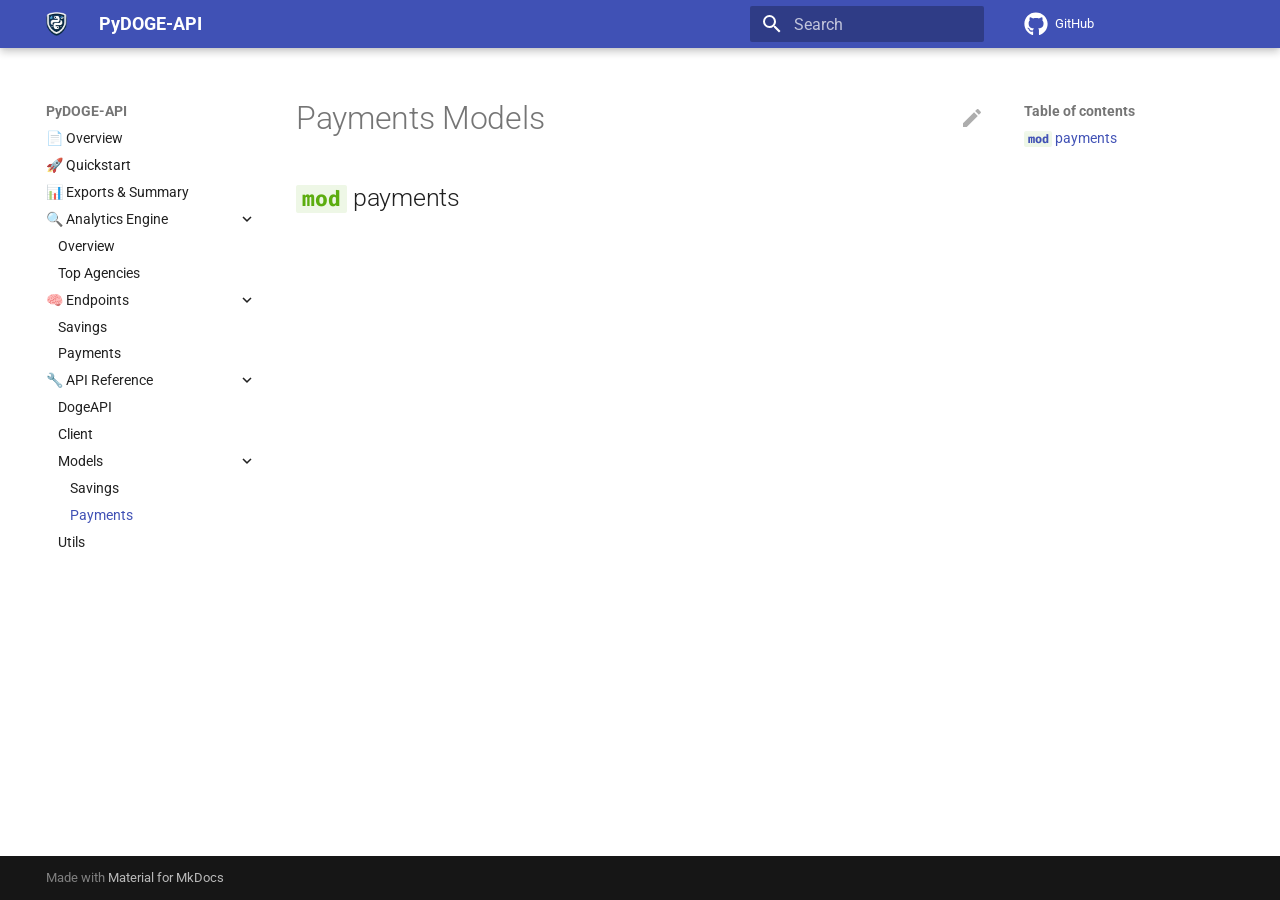
<file: reference/models_payments/index.html>
<!doctype html>
<html lang="en" class="no-js">
  <head>
    
      <meta charset="utf-8">
      <meta name="viewport" content="width=device-width,initial-scale=1">
      
        <meta name="description" content="A Python library to interact with DOGE API.">
      
      
        <meta name="author" content="Muhammad Hassan">
      
      
        <link rel="canonical" href="https://yourusername.github.io/pydoge-api/reference/models_payments/">
      
      
        <link rel="prev" href="../models_savings/">
      
      
        <link rel="next" href="../utils_export/">
      
      
      <link rel="icon" href="../../img/favicon/favicon.ico">
      <meta name="generator" content="mkdocs-1.6.1, mkdocs-material-9.6.11">
    
    
      
        <title>Payments - PyDOGE-API</title>
      
    
    
      <link rel="stylesheet" href="../../assets/stylesheets/main.4af4bdda.min.css">
      
        
        <link rel="stylesheet" href="../../assets/stylesheets/palette.06af60db.min.css">
      
      


    
    
      
    
    
      
        
        
        <link rel="preconnect" href="https://fonts.gstatic.com" crossorigin>
        <link rel="stylesheet" href="https://fonts.googleapis.com/css?family=Roboto:300,300i,400,400i,700,700i%7CFira+Code:400,400i,700,700i&display=fallback">
        <style>:root{--md-text-font:"Roboto";--md-code-font:"Fira Code"}</style>
      
    
    
      <link rel="stylesheet" href="../../assets/_mkdocstrings.css">
    
    <script>__md_scope=new URL("../..",location),__md_hash=e=>[...e].reduce(((e,_)=>(e<<5)-e+_.charCodeAt(0)),0),__md_get=(e,_=localStorage,t=__md_scope)=>JSON.parse(_.getItem(t.pathname+"."+e)),__md_set=(e,_,t=localStorage,a=__md_scope)=>{try{t.setItem(a.pathname+"."+e,JSON.stringify(_))}catch(e){}}</script>
    
      

    
    
    
  </head>
  
  
    
    
      
    
    
    
    
    <body dir="ltr" data-md-color-scheme="default" data-md-color-primary="indigo" data-md-color-accent="indigo">
  
    
    <input class="md-toggle" data-md-toggle="drawer" type="checkbox" id="__drawer" autocomplete="off">
    <input class="md-toggle" data-md-toggle="search" type="checkbox" id="__search" autocomplete="off">
    <label class="md-overlay" for="__drawer"></label>
    <div data-md-component="skip">
      
        
        <a href="#payments-models" class="md-skip">
          Skip to content
        </a>
      
    </div>
    <div data-md-component="announce">
      
    </div>
    
    
      

  

<header class="md-header md-header--shadow" data-md-component="header">
  <nav class="md-header__inner md-grid" aria-label="Header">
    <a href="../.." title="PyDOGE-API" class="md-header__button md-logo" aria-label="PyDOGE-API" data-md-component="logo">
      
  <img src="../../img/logo.PNG" alt="logo">

    </a>
    <label class="md-header__button md-icon" for="__drawer">
      
      <svg xmlns="http://www.w3.org/2000/svg" viewBox="0 0 24 24"><path d="M3 6h18v2H3zm0 5h18v2H3zm0 5h18v2H3z"/></svg>
    </label>
    <div class="md-header__title" data-md-component="header-title">
      <div class="md-header__ellipsis">
        <div class="md-header__topic">
          <span class="md-ellipsis">
            PyDOGE-API
          </span>
        </div>
        <div class="md-header__topic" data-md-component="header-topic">
          <span class="md-ellipsis">
            
              Payments
            
          </span>
        </div>
      </div>
    </div>
    
      
        <form class="md-header__option" data-md-component="palette">
  
    
    
    
    <input class="md-option" data-md-color-media="(prefers-color-scheme: light)" data-md-color-scheme="default" data-md-color-primary="indigo" data-md-color-accent="indigo"  aria-hidden="true"  type="radio" name="__palette" id="__palette_0">
    
  
    
    
    
    <input class="md-option" data-md-color-media="(prefers-color-scheme: dark)" data-md-color-scheme="slate" data-md-color-primary="indigo" data-md-color-accent="lime"  aria-hidden="true"  type="radio" name="__palette" id="__palette_1">
    
  
</form>
      
    
    
      <script>var palette=__md_get("__palette");if(palette&&palette.color){if("(prefers-color-scheme)"===palette.color.media){var media=matchMedia("(prefers-color-scheme: light)"),input=document.querySelector(media.matches?"[data-md-color-media='(prefers-color-scheme: light)']":"[data-md-color-media='(prefers-color-scheme: dark)']");palette.color.media=input.getAttribute("data-md-color-media"),palette.color.scheme=input.getAttribute("data-md-color-scheme"),palette.color.primary=input.getAttribute("data-md-color-primary"),palette.color.accent=input.getAttribute("data-md-color-accent")}for(var[key,value]of Object.entries(palette.color))document.body.setAttribute("data-md-color-"+key,value)}</script>
    
    
    
      
      
        <label class="md-header__button md-icon" for="__search">
          
          <svg xmlns="http://www.w3.org/2000/svg" viewBox="0 0 24 24"><path d="M9.5 3A6.5 6.5 0 0 1 16 9.5c0 1.61-.59 3.09-1.56 4.23l.27.27h.79l5 5-1.5 1.5-5-5v-.79l-.27-.27A6.52 6.52 0 0 1 9.5 16 6.5 6.5 0 0 1 3 9.5 6.5 6.5 0 0 1 9.5 3m0 2C7 5 5 7 5 9.5S7 14 9.5 14 14 12 14 9.5 12 5 9.5 5"/></svg>
        </label>
        <div class="md-search" data-md-component="search" role="dialog">
  <label class="md-search__overlay" for="__search"></label>
  <div class="md-search__inner" role="search">
    <form class="md-search__form" name="search">
      <input type="text" class="md-search__input" name="query" aria-label="Search" placeholder="Search" autocapitalize="off" autocorrect="off" autocomplete="off" spellcheck="false" data-md-component="search-query" required>
      <label class="md-search__icon md-icon" for="__search">
        
        <svg xmlns="http://www.w3.org/2000/svg" viewBox="0 0 24 24"><path d="M9.5 3A6.5 6.5 0 0 1 16 9.5c0 1.61-.59 3.09-1.56 4.23l.27.27h.79l5 5-1.5 1.5-5-5v-.79l-.27-.27A6.52 6.52 0 0 1 9.5 16 6.5 6.5 0 0 1 3 9.5 6.5 6.5 0 0 1 9.5 3m0 2C7 5 5 7 5 9.5S7 14 9.5 14 14 12 14 9.5 12 5 9.5 5"/></svg>
        
        <svg xmlns="http://www.w3.org/2000/svg" viewBox="0 0 24 24"><path d="M20 11v2H8l5.5 5.5-1.42 1.42L4.16 12l7.92-7.92L13.5 5.5 8 11z"/></svg>
      </label>
      <nav class="md-search__options" aria-label="Search">
        
          <a href="javascript:void(0)" class="md-search__icon md-icon" title="Share" aria-label="Share" data-clipboard data-clipboard-text="" data-md-component="search-share" tabindex="-1">
            
            <svg xmlns="http://www.w3.org/2000/svg" viewBox="0 0 24 24"><path d="M18 16.08c-.76 0-1.44.3-1.96.77L8.91 12.7c.05-.23.09-.46.09-.7s-.04-.47-.09-.7l7.05-4.11c.54.5 1.25.81 2.04.81a3 3 0 0 0 3-3 3 3 0 0 0-3-3 3 3 0 0 0-3 3c0 .24.04.47.09.7L8.04 9.81C7.5 9.31 6.79 9 6 9a3 3 0 0 0-3 3 3 3 0 0 0 3 3c.79 0 1.5-.31 2.04-.81l7.12 4.15c-.05.21-.08.43-.08.66 0 1.61 1.31 2.91 2.92 2.91s2.92-1.3 2.92-2.91A2.92 2.92 0 0 0 18 16.08"/></svg>
          </a>
        
        <button type="reset" class="md-search__icon md-icon" title="Clear" aria-label="Clear" tabindex="-1">
          
          <svg xmlns="http://www.w3.org/2000/svg" viewBox="0 0 24 24"><path d="M19 6.41 17.59 5 12 10.59 6.41 5 5 6.41 10.59 12 5 17.59 6.41 19 12 13.41 17.59 19 19 17.59 13.41 12z"/></svg>
        </button>
      </nav>
      
        <div class="md-search__suggest" data-md-component="search-suggest"></div>
      
    </form>
    <div class="md-search__output">
      <div class="md-search__scrollwrap" tabindex="0" data-md-scrollfix>
        <div class="md-search-result" data-md-component="search-result">
          <div class="md-search-result__meta">
            Initializing search
          </div>
          <ol class="md-search-result__list" role="presentation"></ol>
        </div>
      </div>
    </div>
  </div>
</div>
      
    
    
      <div class="md-header__source">
        <a href="https://github.com/ihassan8/pydoge-api" title="Go to repository" class="md-source" data-md-component="source">
  <div class="md-source__icon md-icon">
    
    <svg xmlns="http://www.w3.org/2000/svg" viewBox="0 0 496 512"><!--! Font Awesome Free 6.7.2 by @fontawesome - https://fontawesome.com License - https://fontawesome.com/license/free (Icons: CC BY 4.0, Fonts: SIL OFL 1.1, Code: MIT License) Copyright 2024 Fonticons, Inc.--><path d="M165.9 397.4c0 2-2.3 3.6-5.2 3.6-3.3.3-5.6-1.3-5.6-3.6 0-2 2.3-3.6 5.2-3.6 3-.3 5.6 1.3 5.6 3.6m-31.1-4.5c-.7 2 1.3 4.3 4.3 4.9 2.6 1 5.6 0 6.2-2s-1.3-4.3-4.3-5.2c-2.6-.7-5.5.3-6.2 2.3m44.2-1.7c-2.9.7-4.9 2.6-4.6 4.9.3 2 2.9 3.3 5.9 2.6 2.9-.7 4.9-2.6 4.6-4.6-.3-1.9-3-3.2-5.9-2.9M244.8 8C106.1 8 0 113.3 0 252c0 110.9 69.8 205.8 169.5 239.2 12.8 2.3 17.3-5.6 17.3-12.1 0-6.2-.3-40.4-.3-61.4 0 0-70 15-84.7-29.8 0 0-11.4-29.1-27.8-36.6 0 0-22.9-15.7 1.6-15.4 0 0 24.9 2 38.6 25.8 21.9 38.6 58.6 27.5 72.9 20.9 2.3-16 8.8-27.1 16-33.7-55.9-6.2-112.3-14.3-112.3-110.5 0-27.5 7.6-41.3 23.6-58.9-2.6-6.5-11.1-33.3 2.6-67.9 20.9-6.5 69 27 69 27 20-5.6 41.5-8.5 62.8-8.5s42.8 2.9 62.8 8.5c0 0 48.1-33.6 69-27 13.7 34.7 5.2 61.4 2.6 67.9 16 17.7 25.8 31.5 25.8 58.9 0 96.5-58.9 104.2-114.8 110.5 9.2 7.9 17 22.9 17 46.4 0 33.7-.3 75.4-.3 83.6 0 6.5 4.6 14.4 17.3 12.1C428.2 457.8 496 362.9 496 252 496 113.3 383.5 8 244.8 8M97.2 352.9c-1.3 1-1 3.3.7 5.2 1.6 1.6 3.9 2.3 5.2 1 1.3-1 1-3.3-.7-5.2-1.6-1.6-3.9-2.3-5.2-1m-10.8-8.1c-.7 1.3.3 2.9 2.3 3.9 1.6 1 3.6.7 4.3-.7.7-1.3-.3-2.9-2.3-3.9-2-.6-3.6-.3-4.3.7m32.4 35.6c-1.6 1.3-1 4.3 1.3 6.2 2.3 2.3 5.2 2.6 6.5 1 1.3-1.3.7-4.3-1.3-6.2-2.2-2.3-5.2-2.6-6.5-1m-11.4-14.7c-1.6 1-1.6 3.6 0 5.9s4.3 3.3 5.6 2.3c1.6-1.3 1.6-3.9 0-6.2-1.4-2.3-4-3.3-5.6-2"/></svg>
  </div>
  <div class="md-source__repository">
    GitHub
  </div>
</a>
      </div>
    
  </nav>
  
</header>
    
    <div class="md-container" data-md-component="container">
      
      
        
          
        
      
      <main class="md-main" data-md-component="main">
        <div class="md-main__inner md-grid">
          
            
              
              <div class="md-sidebar md-sidebar--primary" data-md-component="sidebar" data-md-type="navigation" >
                <div class="md-sidebar__scrollwrap">
                  <div class="md-sidebar__inner">
                    



<nav class="md-nav md-nav--primary" aria-label="Navigation" data-md-level="0">
  <label class="md-nav__title" for="__drawer">
    <a href="../.." title="PyDOGE-API" class="md-nav__button md-logo" aria-label="PyDOGE-API" data-md-component="logo">
      
  <img src="../../img/logo.PNG" alt="logo">

    </a>
    PyDOGE-API
  </label>
  
    <div class="md-nav__source">
      <a href="https://github.com/ihassan8/pydoge-api" title="Go to repository" class="md-source" data-md-component="source">
  <div class="md-source__icon md-icon">
    
    <svg xmlns="http://www.w3.org/2000/svg" viewBox="0 0 496 512"><!--! Font Awesome Free 6.7.2 by @fontawesome - https://fontawesome.com License - https://fontawesome.com/license/free (Icons: CC BY 4.0, Fonts: SIL OFL 1.1, Code: MIT License) Copyright 2024 Fonticons, Inc.--><path d="M165.9 397.4c0 2-2.3 3.6-5.2 3.6-3.3.3-5.6-1.3-5.6-3.6 0-2 2.3-3.6 5.2-3.6 3-.3 5.6 1.3 5.6 3.6m-31.1-4.5c-.7 2 1.3 4.3 4.3 4.9 2.6 1 5.6 0 6.2-2s-1.3-4.3-4.3-5.2c-2.6-.7-5.5.3-6.2 2.3m44.2-1.7c-2.9.7-4.9 2.6-4.6 4.9.3 2 2.9 3.3 5.9 2.6 2.9-.7 4.9-2.6 4.6-4.6-.3-1.9-3-3.2-5.9-2.9M244.8 8C106.1 8 0 113.3 0 252c0 110.9 69.8 205.8 169.5 239.2 12.8 2.3 17.3-5.6 17.3-12.1 0-6.2-.3-40.4-.3-61.4 0 0-70 15-84.7-29.8 0 0-11.4-29.1-27.8-36.6 0 0-22.9-15.7 1.6-15.4 0 0 24.9 2 38.6 25.8 21.9 38.6 58.6 27.5 72.9 20.9 2.3-16 8.8-27.1 16-33.7-55.9-6.2-112.3-14.3-112.3-110.5 0-27.5 7.6-41.3 23.6-58.9-2.6-6.5-11.1-33.3 2.6-67.9 20.9-6.5 69 27 69 27 20-5.6 41.5-8.5 62.8-8.5s42.8 2.9 62.8 8.5c0 0 48.1-33.6 69-27 13.7 34.7 5.2 61.4 2.6 67.9 16 17.7 25.8 31.5 25.8 58.9 0 96.5-58.9 104.2-114.8 110.5 9.2 7.9 17 22.9 17 46.4 0 33.7-.3 75.4-.3 83.6 0 6.5 4.6 14.4 17.3 12.1C428.2 457.8 496 362.9 496 252 496 113.3 383.5 8 244.8 8M97.2 352.9c-1.3 1-1 3.3.7 5.2 1.6 1.6 3.9 2.3 5.2 1 1.3-1 1-3.3-.7-5.2-1.6-1.6-3.9-2.3-5.2-1m-10.8-8.1c-.7 1.3.3 2.9 2.3 3.9 1.6 1 3.6.7 4.3-.7.7-1.3-.3-2.9-2.3-3.9-2-.6-3.6-.3-4.3.7m32.4 35.6c-1.6 1.3-1 4.3 1.3 6.2 2.3 2.3 5.2 2.6 6.5 1 1.3-1.3.7-4.3-1.3-6.2-2.2-2.3-5.2-2.6-6.5-1m-11.4-14.7c-1.6 1-1.6 3.6 0 5.9s4.3 3.3 5.6 2.3c1.6-1.3 1.6-3.9 0-6.2-1.4-2.3-4-3.3-5.6-2"/></svg>
  </div>
  <div class="md-source__repository">
    GitHub
  </div>
</a>
    </div>
  
  <ul class="md-nav__list" data-md-scrollfix>
    
      
      
  
  
  
  
    <li class="md-nav__item">
      <a href="../.." class="md-nav__link">
        
  
  
  <span class="md-ellipsis">
    📄 Overview
    
  </span>
  

      </a>
    </li>
  

    
      
      
  
  
  
  
    <li class="md-nav__item">
      <a href="../../usage/" class="md-nav__link">
        
  
  
  <span class="md-ellipsis">
    🚀 Quickstart
    
  </span>
  

      </a>
    </li>
  

    
      
      
  
  
  
  
    <li class="md-nav__item">
      <a href="../../usage_exports/" class="md-nav__link">
        
  
  
  <span class="md-ellipsis">
    📊 Exports & Summary
    
  </span>
  

      </a>
    </li>
  

    
      
      
  
  
  
  
    
    
    
    
    
    <li class="md-nav__item md-nav__item--nested">
      
        
        
          
        
        <input class="md-nav__toggle md-toggle md-toggle--indeterminate" type="checkbox" id="__nav_4" >
        
          
          <label class="md-nav__link" for="__nav_4" id="__nav_4_label" tabindex="0">
            
  
  
  <span class="md-ellipsis">
    🔍 Analytics Engine
    
  </span>
  

            <span class="md-nav__icon md-icon"></span>
          </label>
        
        <nav class="md-nav" data-md-level="1" aria-labelledby="__nav_4_label" aria-expanded="false">
          <label class="md-nav__title" for="__nav_4">
            <span class="md-nav__icon md-icon"></span>
            🔍 Analytics Engine
          </label>
          <ul class="md-nav__list" data-md-scrollfix>
            
              
                
  
  
  
  
    <li class="md-nav__item">
      <a href="../analytics/" class="md-nav__link">
        
  
  
  <span class="md-ellipsis">
    Overview
    
  </span>
  

      </a>
    </li>
  

              
            
              
                
  
  
  
  
    <li class="md-nav__item">
      <a href="../analytics_agencies/" class="md-nav__link">
        
  
  
  <span class="md-ellipsis">
    Top Agencies
    
  </span>
  

      </a>
    </li>
  

              
            
          </ul>
        </nav>
      
    </li>
  

    
      
      
  
  
  
  
    
    
    
    
    
    <li class="md-nav__item md-nav__item--nested">
      
        
        
          
        
        <input class="md-nav__toggle md-toggle md-toggle--indeterminate" type="checkbox" id="__nav_5" >
        
          
          <label class="md-nav__link" for="__nav_5" id="__nav_5_label" tabindex="0">
            
  
  
  <span class="md-ellipsis">
    🧠 Endpoints
    
  </span>
  

            <span class="md-nav__icon md-icon"></span>
          </label>
        
        <nav class="md-nav" data-md-level="1" aria-labelledby="__nav_5_label" aria-expanded="false">
          <label class="md-nav__title" for="__nav_5">
            <span class="md-nav__icon md-icon"></span>
            🧠 Endpoints
          </label>
          <ul class="md-nav__list" data-md-scrollfix>
            
              
                
  
  
  
  
    <li class="md-nav__item">
      <a href="../savings/" class="md-nav__link">
        
  
  
  <span class="md-ellipsis">
    Savings
    
  </span>
  

      </a>
    </li>
  

              
            
              
                
  
  
  
  
    <li class="md-nav__item">
      <a href="../payments/" class="md-nav__link">
        
  
  
  <span class="md-ellipsis">
    Payments
    
  </span>
  

      </a>
    </li>
  

              
            
          </ul>
        </nav>
      
    </li>
  

    
      
      
  
  
    
  
  
  
    
    
    
    
    
    <li class="md-nav__item md-nav__item--active md-nav__item--nested">
      
        
        
        <input class="md-nav__toggle md-toggle " type="checkbox" id="__nav_6" checked>
        
          
          <label class="md-nav__link" for="__nav_6" id="__nav_6_label" tabindex="0">
            
  
  
  <span class="md-ellipsis">
    🔧 API Reference
    
  </span>
  

            <span class="md-nav__icon md-icon"></span>
          </label>
        
        <nav class="md-nav" data-md-level="1" aria-labelledby="__nav_6_label" aria-expanded="true">
          <label class="md-nav__title" for="__nav_6">
            <span class="md-nav__icon md-icon"></span>
            🔧 API Reference
          </label>
          <ul class="md-nav__list" data-md-scrollfix>
            
              
                
  
  
  
  
    <li class="md-nav__item">
      <a href="../api/" class="md-nav__link">
        
  
  
  <span class="md-ellipsis">
    DogeAPI
    
  </span>
  

      </a>
    </li>
  

              
            
              
                
  
  
  
  
    <li class="md-nav__item">
      <a href="../client/" class="md-nav__link">
        
  
  
  <span class="md-ellipsis">
    Client
    
  </span>
  

      </a>
    </li>
  

              
            
              
                
  
  
    
  
  
  
    
    
    
    
    
    <li class="md-nav__item md-nav__item--active md-nav__item--nested">
      
        
        
        <input class="md-nav__toggle md-toggle " type="checkbox" id="__nav_6_3" checked>
        
          
          <label class="md-nav__link" for="__nav_6_3" id="__nav_6_3_label" tabindex="0">
            
  
  
  <span class="md-ellipsis">
    Models
    
  </span>
  

            <span class="md-nav__icon md-icon"></span>
          </label>
        
        <nav class="md-nav" data-md-level="2" aria-labelledby="__nav_6_3_label" aria-expanded="true">
          <label class="md-nav__title" for="__nav_6_3">
            <span class="md-nav__icon md-icon"></span>
            Models
          </label>
          <ul class="md-nav__list" data-md-scrollfix>
            
              
                
  
  
  
  
    <li class="md-nav__item">
      <a href="../models_savings/" class="md-nav__link">
        
  
  
  <span class="md-ellipsis">
    Savings
    
  </span>
  

      </a>
    </li>
  

              
            
              
                
  
  
    
  
  
  
    <li class="md-nav__item md-nav__item--active">
      
      <input class="md-nav__toggle md-toggle" type="checkbox" id="__toc">
      
      
        
      
      
        <label class="md-nav__link md-nav__link--active" for="__toc">
          
  
  
  <span class="md-ellipsis">
    Payments
    
  </span>
  

          <span class="md-nav__icon md-icon"></span>
        </label>
      
      <a href="./" class="md-nav__link md-nav__link--active">
        
  
  
  <span class="md-ellipsis">
    Payments
    
  </span>
  

      </a>
      
        

<nav class="md-nav md-nav--secondary" aria-label="Table of contents">
  
  
  
    
  
  
    <label class="md-nav__title" for="__toc">
      <span class="md-nav__icon md-icon"></span>
      Table of contents
    </label>
    <ul class="md-nav__list" data-md-component="toc" data-md-scrollfix>
      
        <li class="md-nav__item">
  <a href="#pydoge_api.models.payments" class="md-nav__link">
    <span class="md-ellipsis">
      <code class="doc-symbol doc-symbol-toc doc-symbol-module"></code>&nbsp;payments
    </span>
  </a>
  
</li>
      
    </ul>
  
</nav>
      
    </li>
  

              
            
          </ul>
        </nav>
      
    </li>
  

              
            
              
                
  
  
  
  
    <li class="md-nav__item">
      <a href="../utils_export/" class="md-nav__link">
        
  
  
  <span class="md-ellipsis">
    Utils
    
  </span>
  

      </a>
    </li>
  

              
            
          </ul>
        </nav>
      
    </li>
  

    
  </ul>
</nav>
                  </div>
                </div>
              </div>
            
            
              
              <div class="md-sidebar md-sidebar--secondary" data-md-component="sidebar" data-md-type="toc" >
                <div class="md-sidebar__scrollwrap">
                  <div class="md-sidebar__inner">
                    

<nav class="md-nav md-nav--secondary" aria-label="Table of contents">
  
  
  
    
  
  
    <label class="md-nav__title" for="__toc">
      <span class="md-nav__icon md-icon"></span>
      Table of contents
    </label>
    <ul class="md-nav__list" data-md-component="toc" data-md-scrollfix>
      
        <li class="md-nav__item">
  <a href="#pydoge_api.models.payments" class="md-nav__link">
    <span class="md-ellipsis">
      <code class="doc-symbol doc-symbol-toc doc-symbol-module"></code>&nbsp;payments
    </span>
  </a>
  
</li>
      
    </ul>
  
</nav>
                  </div>
                </div>
              </div>
            
          
          
            <div class="md-content" data-md-component="content">
              <article class="md-content__inner md-typeset">
                
                  


  
    <a href="https://github.com/ihassan8/pydoge-api/edit/master/docs/reference/models_payments.md" title="Edit this page" class="md-content__button md-icon">
      
      <svg xmlns="http://www.w3.org/2000/svg" viewBox="0 0 24 24"><path d="M20.71 7.04c.39-.39.39-1.04 0-1.41l-2.34-2.34c-.37-.39-1.02-.39-1.41 0l-1.84 1.83 3.75 3.75M3 17.25V21h3.75L17.81 9.93l-3.75-3.75z"/></svg>
    </a>
  
  


<h1 id="payments-models">Payments Models<a class="headerlink" href="#payments-models" title="Permanent link">&para;</a></h1>


<div class="doc doc-object doc-module">



<h2 id="pydoge_api.models.payments" class="doc doc-heading">
<code class="doc-symbol doc-symbol-heading doc-symbol-module"></code>            <span class="doc doc-object-name doc-module-name">payments</span>


<a href="#pydoge_api.models.payments" class="headerlink" title="Permanent link">&para;</a></h2>

    <div class="doc doc-contents first">

          












  <div class="doc doc-children">











  </div>

    </div>

</div>












                
              </article>
            </div>
          
          
  <script>var tabs=__md_get("__tabs");if(Array.isArray(tabs))e:for(var set of document.querySelectorAll(".tabbed-set")){var labels=set.querySelector(".tabbed-labels");for(var tab of tabs)for(var label of labels.getElementsByTagName("label"))if(label.innerText.trim()===tab){var input=document.getElementById(label.htmlFor);input.checked=!0;continue e}}</script>

<script>var target=document.getElementById(location.hash.slice(1));target&&target.name&&(target.checked=target.name.startsWith("__tabbed_"))</script>
        </div>
        
          <button type="button" class="md-top md-icon" data-md-component="top" hidden>
  
  <svg xmlns="http://www.w3.org/2000/svg" viewBox="0 0 24 24"><path d="M13 20h-2V8l-5.5 5.5-1.42-1.42L12 4.16l7.92 7.92-1.42 1.42L13 8z"/></svg>
  Back to top
</button>
        
      </main>
      
        <footer class="md-footer">
  
  <div class="md-footer-meta md-typeset">
    <div class="md-footer-meta__inner md-grid">
      <div class="md-copyright">
  
  
    Made with
    <a href="https://squidfunk.github.io/mkdocs-material/" target="_blank" rel="noopener">
      Material for MkDocs
    </a>
  
</div>
      
    </div>
  </div>
</footer>
      
    </div>
    <div class="md-dialog" data-md-component="dialog">
      <div class="md-dialog__inner md-typeset"></div>
    </div>
    
    
    
      
      <script id="__config" type="application/json">{"base": "../..", "features": ["navigation.instant", "navigation.top", "navigation.expand", "search.highlight", "search.suggest", "search.share", "content.code.copy", "content.code.annotate", "content.action.edit", "header.autohide", "navigation.path", "content.tabs.link"], "search": "../../assets/javascripts/workers/search.f8cc74c7.min.js", "tags": null, "translations": {"clipboard.copied": "Copied to clipboard", "clipboard.copy": "Copy to clipboard", "search.result.more.one": "1 more on this page", "search.result.more.other": "# more on this page", "search.result.none": "No matching documents", "search.result.one": "1 matching document", "search.result.other": "# matching documents", "search.result.placeholder": "Type to start searching", "search.result.term.missing": "Missing", "select.version": "Select version"}, "version": null}</script>
    
    
      <script src="../../assets/javascripts/bundle.c8b220af.min.js"></script>
      
    
  </body>
</html>
</file>
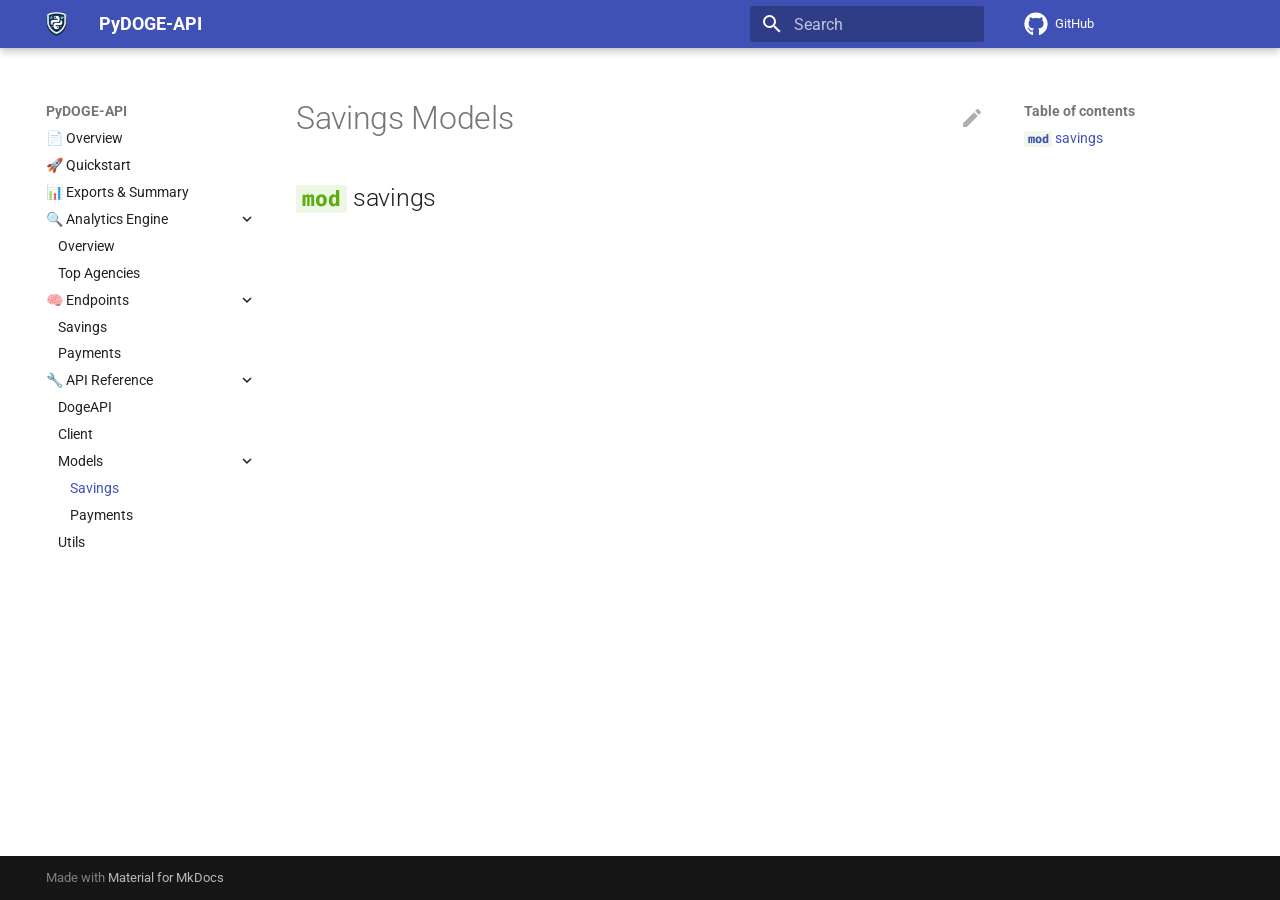
<file: reference/models_savings/index.html>
<!doctype html>
<html lang="en" class="no-js">
  <head>
    
      <meta charset="utf-8">
      <meta name="viewport" content="width=device-width,initial-scale=1">
      
        <meta name="description" content="A Python library to interact with DOGE API.">
      
      
        <meta name="author" content="Muhammad Hassan">
      
      
        <link rel="canonical" href="https://yourusername.github.io/pydoge-api/reference/models_savings/">
      
      
        <link rel="prev" href="../client/">
      
      
        <link rel="next" href="../models_payments/">
      
      
      <link rel="icon" href="../../img/favicon/favicon.ico">
      <meta name="generator" content="mkdocs-1.6.1, mkdocs-material-9.6.11">
    
    
      
        <title>Savings - PyDOGE-API</title>
      
    
    
      <link rel="stylesheet" href="../../assets/stylesheets/main.4af4bdda.min.css">
      
        
        <link rel="stylesheet" href="../../assets/stylesheets/palette.06af60db.min.css">
      
      


    
    
      
    
    
      
        
        
        <link rel="preconnect" href="https://fonts.gstatic.com" crossorigin>
        <link rel="stylesheet" href="https://fonts.googleapis.com/css?family=Roboto:300,300i,400,400i,700,700i%7CFira+Code:400,400i,700,700i&display=fallback">
        <style>:root{--md-text-font:"Roboto";--md-code-font:"Fira Code"}</style>
      
    
    
      <link rel="stylesheet" href="../../assets/_mkdocstrings.css">
    
    <script>__md_scope=new URL("../..",location),__md_hash=e=>[...e].reduce(((e,_)=>(e<<5)-e+_.charCodeAt(0)),0),__md_get=(e,_=localStorage,t=__md_scope)=>JSON.parse(_.getItem(t.pathname+"."+e)),__md_set=(e,_,t=localStorage,a=__md_scope)=>{try{t.setItem(a.pathname+"."+e,JSON.stringify(_))}catch(e){}}</script>
    
      

    
    
    
  </head>
  
  
    
    
      
    
    
    
    
    <body dir="ltr" data-md-color-scheme="default" data-md-color-primary="indigo" data-md-color-accent="indigo">
  
    
    <input class="md-toggle" data-md-toggle="drawer" type="checkbox" id="__drawer" autocomplete="off">
    <input class="md-toggle" data-md-toggle="search" type="checkbox" id="__search" autocomplete="off">
    <label class="md-overlay" for="__drawer"></label>
    <div data-md-component="skip">
      
        
        <a href="#savings-models" class="md-skip">
          Skip to content
        </a>
      
    </div>
    <div data-md-component="announce">
      
    </div>
    
    
      

  

<header class="md-header md-header--shadow" data-md-component="header">
  <nav class="md-header__inner md-grid" aria-label="Header">
    <a href="../.." title="PyDOGE-API" class="md-header__button md-logo" aria-label="PyDOGE-API" data-md-component="logo">
      
  <img src="../../img/logo.PNG" alt="logo">

    </a>
    <label class="md-header__button md-icon" for="__drawer">
      
      <svg xmlns="http://www.w3.org/2000/svg" viewBox="0 0 24 24"><path d="M3 6h18v2H3zm0 5h18v2H3zm0 5h18v2H3z"/></svg>
    </label>
    <div class="md-header__title" data-md-component="header-title">
      <div class="md-header__ellipsis">
        <div class="md-header__topic">
          <span class="md-ellipsis">
            PyDOGE-API
          </span>
        </div>
        <div class="md-header__topic" data-md-component="header-topic">
          <span class="md-ellipsis">
            
              Savings
            
          </span>
        </div>
      </div>
    </div>
    
      
        <form class="md-header__option" data-md-component="palette">
  
    
    
    
    <input class="md-option" data-md-color-media="(prefers-color-scheme: light)" data-md-color-scheme="default" data-md-color-primary="indigo" data-md-color-accent="indigo"  aria-hidden="true"  type="radio" name="__palette" id="__palette_0">
    
  
    
    
    
    <input class="md-option" data-md-color-media="(prefers-color-scheme: dark)" data-md-color-scheme="slate" data-md-color-primary="indigo" data-md-color-accent="lime"  aria-hidden="true"  type="radio" name="__palette" id="__palette_1">
    
  
</form>
      
    
    
      <script>var palette=__md_get("__palette");if(palette&&palette.color){if("(prefers-color-scheme)"===palette.color.media){var media=matchMedia("(prefers-color-scheme: light)"),input=document.querySelector(media.matches?"[data-md-color-media='(prefers-color-scheme: light)']":"[data-md-color-media='(prefers-color-scheme: dark)']");palette.color.media=input.getAttribute("data-md-color-media"),palette.color.scheme=input.getAttribute("data-md-color-scheme"),palette.color.primary=input.getAttribute("data-md-color-primary"),palette.color.accent=input.getAttribute("data-md-color-accent")}for(var[key,value]of Object.entries(palette.color))document.body.setAttribute("data-md-color-"+key,value)}</script>
    
    
    
      
      
        <label class="md-header__button md-icon" for="__search">
          
          <svg xmlns="http://www.w3.org/2000/svg" viewBox="0 0 24 24"><path d="M9.5 3A6.5 6.5 0 0 1 16 9.5c0 1.61-.59 3.09-1.56 4.23l.27.27h.79l5 5-1.5 1.5-5-5v-.79l-.27-.27A6.52 6.52 0 0 1 9.5 16 6.5 6.5 0 0 1 3 9.5 6.5 6.5 0 0 1 9.5 3m0 2C7 5 5 7 5 9.5S7 14 9.5 14 14 12 14 9.5 12 5 9.5 5"/></svg>
        </label>
        <div class="md-search" data-md-component="search" role="dialog">
  <label class="md-search__overlay" for="__search"></label>
  <div class="md-search__inner" role="search">
    <form class="md-search__form" name="search">
      <input type="text" class="md-search__input" name="query" aria-label="Search" placeholder="Search" autocapitalize="off" autocorrect="off" autocomplete="off" spellcheck="false" data-md-component="search-query" required>
      <label class="md-search__icon md-icon" for="__search">
        
        <svg xmlns="http://www.w3.org/2000/svg" viewBox="0 0 24 24"><path d="M9.5 3A6.5 6.5 0 0 1 16 9.5c0 1.61-.59 3.09-1.56 4.23l.27.27h.79l5 5-1.5 1.5-5-5v-.79l-.27-.27A6.52 6.52 0 0 1 9.5 16 6.5 6.5 0 0 1 3 9.5 6.5 6.5 0 0 1 9.5 3m0 2C7 5 5 7 5 9.5S7 14 9.5 14 14 12 14 9.5 12 5 9.5 5"/></svg>
        
        <svg xmlns="http://www.w3.org/2000/svg" viewBox="0 0 24 24"><path d="M20 11v2H8l5.5 5.5-1.42 1.42L4.16 12l7.92-7.92L13.5 5.5 8 11z"/></svg>
      </label>
      <nav class="md-search__options" aria-label="Search">
        
          <a href="javascript:void(0)" class="md-search__icon md-icon" title="Share" aria-label="Share" data-clipboard data-clipboard-text="" data-md-component="search-share" tabindex="-1">
            
            <svg xmlns="http://www.w3.org/2000/svg" viewBox="0 0 24 24"><path d="M18 16.08c-.76 0-1.44.3-1.96.77L8.91 12.7c.05-.23.09-.46.09-.7s-.04-.47-.09-.7l7.05-4.11c.54.5 1.25.81 2.04.81a3 3 0 0 0 3-3 3 3 0 0 0-3-3 3 3 0 0 0-3 3c0 .24.04.47.09.7L8.04 9.81C7.5 9.31 6.79 9 6 9a3 3 0 0 0-3 3 3 3 0 0 0 3 3c.79 0 1.5-.31 2.04-.81l7.12 4.15c-.05.21-.08.43-.08.66 0 1.61 1.31 2.91 2.92 2.91s2.92-1.3 2.92-2.91A2.92 2.92 0 0 0 18 16.08"/></svg>
          </a>
        
        <button type="reset" class="md-search__icon md-icon" title="Clear" aria-label="Clear" tabindex="-1">
          
          <svg xmlns="http://www.w3.org/2000/svg" viewBox="0 0 24 24"><path d="M19 6.41 17.59 5 12 10.59 6.41 5 5 6.41 10.59 12 5 17.59 6.41 19 12 13.41 17.59 19 19 17.59 13.41 12z"/></svg>
        </button>
      </nav>
      
        <div class="md-search__suggest" data-md-component="search-suggest"></div>
      
    </form>
    <div class="md-search__output">
      <div class="md-search__scrollwrap" tabindex="0" data-md-scrollfix>
        <div class="md-search-result" data-md-component="search-result">
          <div class="md-search-result__meta">
            Initializing search
          </div>
          <ol class="md-search-result__list" role="presentation"></ol>
        </div>
      </div>
    </div>
  </div>
</div>
      
    
    
      <div class="md-header__source">
        <a href="https://github.com/ihassan8/pydoge-api" title="Go to repository" class="md-source" data-md-component="source">
  <div class="md-source__icon md-icon">
    
    <svg xmlns="http://www.w3.org/2000/svg" viewBox="0 0 496 512"><!--! Font Awesome Free 6.7.2 by @fontawesome - https://fontawesome.com License - https://fontawesome.com/license/free (Icons: CC BY 4.0, Fonts: SIL OFL 1.1, Code: MIT License) Copyright 2024 Fonticons, Inc.--><path d="M165.9 397.4c0 2-2.3 3.6-5.2 3.6-3.3.3-5.6-1.3-5.6-3.6 0-2 2.3-3.6 5.2-3.6 3-.3 5.6 1.3 5.6 3.6m-31.1-4.5c-.7 2 1.3 4.3 4.3 4.9 2.6 1 5.6 0 6.2-2s-1.3-4.3-4.3-5.2c-2.6-.7-5.5.3-6.2 2.3m44.2-1.7c-2.9.7-4.9 2.6-4.6 4.9.3 2 2.9 3.3 5.9 2.6 2.9-.7 4.9-2.6 4.6-4.6-.3-1.9-3-3.2-5.9-2.9M244.8 8C106.1 8 0 113.3 0 252c0 110.9 69.8 205.8 169.5 239.2 12.8 2.3 17.3-5.6 17.3-12.1 0-6.2-.3-40.4-.3-61.4 0 0-70 15-84.7-29.8 0 0-11.4-29.1-27.8-36.6 0 0-22.9-15.7 1.6-15.4 0 0 24.9 2 38.6 25.8 21.9 38.6 58.6 27.5 72.9 20.9 2.3-16 8.8-27.1 16-33.7-55.9-6.2-112.3-14.3-112.3-110.5 0-27.5 7.6-41.3 23.6-58.9-2.6-6.5-11.1-33.3 2.6-67.9 20.9-6.5 69 27 69 27 20-5.6 41.5-8.5 62.8-8.5s42.8 2.9 62.8 8.5c0 0 48.1-33.6 69-27 13.7 34.7 5.2 61.4 2.6 67.9 16 17.7 25.8 31.5 25.8 58.9 0 96.5-58.9 104.2-114.8 110.5 9.2 7.9 17 22.9 17 46.4 0 33.7-.3 75.4-.3 83.6 0 6.5 4.6 14.4 17.3 12.1C428.2 457.8 496 362.9 496 252 496 113.3 383.5 8 244.8 8M97.2 352.9c-1.3 1-1 3.3.7 5.2 1.6 1.6 3.9 2.3 5.2 1 1.3-1 1-3.3-.7-5.2-1.6-1.6-3.9-2.3-5.2-1m-10.8-8.1c-.7 1.3.3 2.9 2.3 3.9 1.6 1 3.6.7 4.3-.7.7-1.3-.3-2.9-2.3-3.9-2-.6-3.6-.3-4.3.7m32.4 35.6c-1.6 1.3-1 4.3 1.3 6.2 2.3 2.3 5.2 2.6 6.5 1 1.3-1.3.7-4.3-1.3-6.2-2.2-2.3-5.2-2.6-6.5-1m-11.4-14.7c-1.6 1-1.6 3.6 0 5.9s4.3 3.3 5.6 2.3c1.6-1.3 1.6-3.9 0-6.2-1.4-2.3-4-3.3-5.6-2"/></svg>
  </div>
  <div class="md-source__repository">
    GitHub
  </div>
</a>
      </div>
    
  </nav>
  
</header>
    
    <div class="md-container" data-md-component="container">
      
      
        
          
        
      
      <main class="md-main" data-md-component="main">
        <div class="md-main__inner md-grid">
          
            
              
              <div class="md-sidebar md-sidebar--primary" data-md-component="sidebar" data-md-type="navigation" >
                <div class="md-sidebar__scrollwrap">
                  <div class="md-sidebar__inner">
                    



<nav class="md-nav md-nav--primary" aria-label="Navigation" data-md-level="0">
  <label class="md-nav__title" for="__drawer">
    <a href="../.." title="PyDOGE-API" class="md-nav__button md-logo" aria-label="PyDOGE-API" data-md-component="logo">
      
  <img src="../../img/logo.PNG" alt="logo">

    </a>
    PyDOGE-API
  </label>
  
    <div class="md-nav__source">
      <a href="https://github.com/ihassan8/pydoge-api" title="Go to repository" class="md-source" data-md-component="source">
  <div class="md-source__icon md-icon">
    
    <svg xmlns="http://www.w3.org/2000/svg" viewBox="0 0 496 512"><!--! Font Awesome Free 6.7.2 by @fontawesome - https://fontawesome.com License - https://fontawesome.com/license/free (Icons: CC BY 4.0, Fonts: SIL OFL 1.1, Code: MIT License) Copyright 2024 Fonticons, Inc.--><path d="M165.9 397.4c0 2-2.3 3.6-5.2 3.6-3.3.3-5.6-1.3-5.6-3.6 0-2 2.3-3.6 5.2-3.6 3-.3 5.6 1.3 5.6 3.6m-31.1-4.5c-.7 2 1.3 4.3 4.3 4.9 2.6 1 5.6 0 6.2-2s-1.3-4.3-4.3-5.2c-2.6-.7-5.5.3-6.2 2.3m44.2-1.7c-2.9.7-4.9 2.6-4.6 4.9.3 2 2.9 3.3 5.9 2.6 2.9-.7 4.9-2.6 4.6-4.6-.3-1.9-3-3.2-5.9-2.9M244.8 8C106.1 8 0 113.3 0 252c0 110.9 69.8 205.8 169.5 239.2 12.8 2.3 17.3-5.6 17.3-12.1 0-6.2-.3-40.4-.3-61.4 0 0-70 15-84.7-29.8 0 0-11.4-29.1-27.8-36.6 0 0-22.9-15.7 1.6-15.4 0 0 24.9 2 38.6 25.8 21.9 38.6 58.6 27.5 72.9 20.9 2.3-16 8.8-27.1 16-33.7-55.9-6.2-112.3-14.3-112.3-110.5 0-27.5 7.6-41.3 23.6-58.9-2.6-6.5-11.1-33.3 2.6-67.9 20.9-6.5 69 27 69 27 20-5.6 41.5-8.5 62.8-8.5s42.8 2.9 62.8 8.5c0 0 48.1-33.6 69-27 13.7 34.7 5.2 61.4 2.6 67.9 16 17.7 25.8 31.5 25.8 58.9 0 96.5-58.9 104.2-114.8 110.5 9.2 7.9 17 22.9 17 46.4 0 33.7-.3 75.4-.3 83.6 0 6.5 4.6 14.4 17.3 12.1C428.2 457.8 496 362.9 496 252 496 113.3 383.5 8 244.8 8M97.2 352.9c-1.3 1-1 3.3.7 5.2 1.6 1.6 3.9 2.3 5.2 1 1.3-1 1-3.3-.7-5.2-1.6-1.6-3.9-2.3-5.2-1m-10.8-8.1c-.7 1.3.3 2.9 2.3 3.9 1.6 1 3.6.7 4.3-.7.7-1.3-.3-2.9-2.3-3.9-2-.6-3.6-.3-4.3.7m32.4 35.6c-1.6 1.3-1 4.3 1.3 6.2 2.3 2.3 5.2 2.6 6.5 1 1.3-1.3.7-4.3-1.3-6.2-2.2-2.3-5.2-2.6-6.5-1m-11.4-14.7c-1.6 1-1.6 3.6 0 5.9s4.3 3.3 5.6 2.3c1.6-1.3 1.6-3.9 0-6.2-1.4-2.3-4-3.3-5.6-2"/></svg>
  </div>
  <div class="md-source__repository">
    GitHub
  </div>
</a>
    </div>
  
  <ul class="md-nav__list" data-md-scrollfix>
    
      
      
  
  
  
  
    <li class="md-nav__item">
      <a href="../.." class="md-nav__link">
        
  
  
  <span class="md-ellipsis">
    📄 Overview
    
  </span>
  

      </a>
    </li>
  

    
      
      
  
  
  
  
    <li class="md-nav__item">
      <a href="../../usage/" class="md-nav__link">
        
  
  
  <span class="md-ellipsis">
    🚀 Quickstart
    
  </span>
  

      </a>
    </li>
  

    
      
      
  
  
  
  
    <li class="md-nav__item">
      <a href="../../usage_exports/" class="md-nav__link">
        
  
  
  <span class="md-ellipsis">
    📊 Exports & Summary
    
  </span>
  

      </a>
    </li>
  

    
      
      
  
  
  
  
    
    
    
    
    
    <li class="md-nav__item md-nav__item--nested">
      
        
        
          
        
        <input class="md-nav__toggle md-toggle md-toggle--indeterminate" type="checkbox" id="__nav_4" >
        
          
          <label class="md-nav__link" for="__nav_4" id="__nav_4_label" tabindex="0">
            
  
  
  <span class="md-ellipsis">
    🔍 Analytics Engine
    
  </span>
  

            <span class="md-nav__icon md-icon"></span>
          </label>
        
        <nav class="md-nav" data-md-level="1" aria-labelledby="__nav_4_label" aria-expanded="false">
          <label class="md-nav__title" for="__nav_4">
            <span class="md-nav__icon md-icon"></span>
            🔍 Analytics Engine
          </label>
          <ul class="md-nav__list" data-md-scrollfix>
            
              
                
  
  
  
  
    <li class="md-nav__item">
      <a href="../analytics/" class="md-nav__link">
        
  
  
  <span class="md-ellipsis">
    Overview
    
  </span>
  

      </a>
    </li>
  

              
            
              
                
  
  
  
  
    <li class="md-nav__item">
      <a href="../analytics_agencies/" class="md-nav__link">
        
  
  
  <span class="md-ellipsis">
    Top Agencies
    
  </span>
  

      </a>
    </li>
  

              
            
          </ul>
        </nav>
      
    </li>
  

    
      
      
  
  
  
  
    
    
    
    
    
    <li class="md-nav__item md-nav__item--nested">
      
        
        
          
        
        <input class="md-nav__toggle md-toggle md-toggle--indeterminate" type="checkbox" id="__nav_5" >
        
          
          <label class="md-nav__link" for="__nav_5" id="__nav_5_label" tabindex="0">
            
  
  
  <span class="md-ellipsis">
    🧠 Endpoints
    
  </span>
  

            <span class="md-nav__icon md-icon"></span>
          </label>
        
        <nav class="md-nav" data-md-level="1" aria-labelledby="__nav_5_label" aria-expanded="false">
          <label class="md-nav__title" for="__nav_5">
            <span class="md-nav__icon md-icon"></span>
            🧠 Endpoints
          </label>
          <ul class="md-nav__list" data-md-scrollfix>
            
              
                
  
  
  
  
    <li class="md-nav__item">
      <a href="../savings/" class="md-nav__link">
        
  
  
  <span class="md-ellipsis">
    Savings
    
  </span>
  

      </a>
    </li>
  

              
            
              
                
  
  
  
  
    <li class="md-nav__item">
      <a href="../payments/" class="md-nav__link">
        
  
  
  <span class="md-ellipsis">
    Payments
    
  </span>
  

      </a>
    </li>
  

              
            
          </ul>
        </nav>
      
    </li>
  

    
      
      
  
  
    
  
  
  
    
    
    
    
    
    <li class="md-nav__item md-nav__item--active md-nav__item--nested">
      
        
        
        <input class="md-nav__toggle md-toggle " type="checkbox" id="__nav_6" checked>
        
          
          <label class="md-nav__link" for="__nav_6" id="__nav_6_label" tabindex="0">
            
  
  
  <span class="md-ellipsis">
    🔧 API Reference
    
  </span>
  

            <span class="md-nav__icon md-icon"></span>
          </label>
        
        <nav class="md-nav" data-md-level="1" aria-labelledby="__nav_6_label" aria-expanded="true">
          <label class="md-nav__title" for="__nav_6">
            <span class="md-nav__icon md-icon"></span>
            🔧 API Reference
          </label>
          <ul class="md-nav__list" data-md-scrollfix>
            
              
                
  
  
  
  
    <li class="md-nav__item">
      <a href="../api/" class="md-nav__link">
        
  
  
  <span class="md-ellipsis">
    DogeAPI
    
  </span>
  

      </a>
    </li>
  

              
            
              
                
  
  
  
  
    <li class="md-nav__item">
      <a href="../client/" class="md-nav__link">
        
  
  
  <span class="md-ellipsis">
    Client
    
  </span>
  

      </a>
    </li>
  

              
            
              
                
  
  
    
  
  
  
    
    
    
    
    
    <li class="md-nav__item md-nav__item--active md-nav__item--nested">
      
        
        
        <input class="md-nav__toggle md-toggle " type="checkbox" id="__nav_6_3" checked>
        
          
          <label class="md-nav__link" for="__nav_6_3" id="__nav_6_3_label" tabindex="0">
            
  
  
  <span class="md-ellipsis">
    Models
    
  </span>
  

            <span class="md-nav__icon md-icon"></span>
          </label>
        
        <nav class="md-nav" data-md-level="2" aria-labelledby="__nav_6_3_label" aria-expanded="true">
          <label class="md-nav__title" for="__nav_6_3">
            <span class="md-nav__icon md-icon"></span>
            Models
          </label>
          <ul class="md-nav__list" data-md-scrollfix>
            
              
                
  
  
    
  
  
  
    <li class="md-nav__item md-nav__item--active">
      
      <input class="md-nav__toggle md-toggle" type="checkbox" id="__toc">
      
      
        
      
      
        <label class="md-nav__link md-nav__link--active" for="__toc">
          
  
  
  <span class="md-ellipsis">
    Savings
    
  </span>
  

          <span class="md-nav__icon md-icon"></span>
        </label>
      
      <a href="./" class="md-nav__link md-nav__link--active">
        
  
  
  <span class="md-ellipsis">
    Savings
    
  </span>
  

      </a>
      
        

<nav class="md-nav md-nav--secondary" aria-label="Table of contents">
  
  
  
    
  
  
    <label class="md-nav__title" for="__toc">
      <span class="md-nav__icon md-icon"></span>
      Table of contents
    </label>
    <ul class="md-nav__list" data-md-component="toc" data-md-scrollfix>
      
        <li class="md-nav__item">
  <a href="#pydoge_api.models.savings" class="md-nav__link">
    <span class="md-ellipsis">
      <code class="doc-symbol doc-symbol-toc doc-symbol-module"></code>&nbsp;savings
    </span>
  </a>
  
</li>
      
    </ul>
  
</nav>
      
    </li>
  

              
            
              
                
  
  
  
  
    <li class="md-nav__item">
      <a href="../models_payments/" class="md-nav__link">
        
  
  
  <span class="md-ellipsis">
    Payments
    
  </span>
  

      </a>
    </li>
  

              
            
          </ul>
        </nav>
      
    </li>
  

              
            
              
                
  
  
  
  
    <li class="md-nav__item">
      <a href="../utils_export/" class="md-nav__link">
        
  
  
  <span class="md-ellipsis">
    Utils
    
  </span>
  

      </a>
    </li>
  

              
            
          </ul>
        </nav>
      
    </li>
  

    
  </ul>
</nav>
                  </div>
                </div>
              </div>
            
            
              
              <div class="md-sidebar md-sidebar--secondary" data-md-component="sidebar" data-md-type="toc" >
                <div class="md-sidebar__scrollwrap">
                  <div class="md-sidebar__inner">
                    

<nav class="md-nav md-nav--secondary" aria-label="Table of contents">
  
  
  
    
  
  
    <label class="md-nav__title" for="__toc">
      <span class="md-nav__icon md-icon"></span>
      Table of contents
    </label>
    <ul class="md-nav__list" data-md-component="toc" data-md-scrollfix>
      
        <li class="md-nav__item">
  <a href="#pydoge_api.models.savings" class="md-nav__link">
    <span class="md-ellipsis">
      <code class="doc-symbol doc-symbol-toc doc-symbol-module"></code>&nbsp;savings
    </span>
  </a>
  
</li>
      
    </ul>
  
</nav>
                  </div>
                </div>
              </div>
            
          
          
            <div class="md-content" data-md-component="content">
              <article class="md-content__inner md-typeset">
                
                  


  
    <a href="https://github.com/ihassan8/pydoge-api/edit/master/docs/reference/models_savings.md" title="Edit this page" class="md-content__button md-icon">
      
      <svg xmlns="http://www.w3.org/2000/svg" viewBox="0 0 24 24"><path d="M20.71 7.04c.39-.39.39-1.04 0-1.41l-2.34-2.34c-.37-.39-1.02-.39-1.41 0l-1.84 1.83 3.75 3.75M3 17.25V21h3.75L17.81 9.93l-3.75-3.75z"/></svg>
    </a>
  
  


<h1 id="savings-models">Savings Models<a class="headerlink" href="#savings-models" title="Permanent link">&para;</a></h1>


<div class="doc doc-object doc-module">



<h2 id="pydoge_api.models.savings" class="doc doc-heading">
<code class="doc-symbol doc-symbol-heading doc-symbol-module"></code>            <span class="doc doc-object-name doc-module-name">savings</span>


<a href="#pydoge_api.models.savings" class="headerlink" title="Permanent link">&para;</a></h2>

    <div class="doc doc-contents first">

          












  <div class="doc doc-children">











  </div>

    </div>

</div>












                
              </article>
            </div>
          
          
  <script>var tabs=__md_get("__tabs");if(Array.isArray(tabs))e:for(var set of document.querySelectorAll(".tabbed-set")){var labels=set.querySelector(".tabbed-labels");for(var tab of tabs)for(var label of labels.getElementsByTagName("label"))if(label.innerText.trim()===tab){var input=document.getElementById(label.htmlFor);input.checked=!0;continue e}}</script>

<script>var target=document.getElementById(location.hash.slice(1));target&&target.name&&(target.checked=target.name.startsWith("__tabbed_"))</script>
        </div>
        
          <button type="button" class="md-top md-icon" data-md-component="top" hidden>
  
  <svg xmlns="http://www.w3.org/2000/svg" viewBox="0 0 24 24"><path d="M13 20h-2V8l-5.5 5.5-1.42-1.42L12 4.16l7.92 7.92-1.42 1.42L13 8z"/></svg>
  Back to top
</button>
        
      </main>
      
        <footer class="md-footer">
  
  <div class="md-footer-meta md-typeset">
    <div class="md-footer-meta__inner md-grid">
      <div class="md-copyright">
  
  
    Made with
    <a href="https://squidfunk.github.io/mkdocs-material/" target="_blank" rel="noopener">
      Material for MkDocs
    </a>
  
</div>
      
    </div>
  </div>
</footer>
      
    </div>
    <div class="md-dialog" data-md-component="dialog">
      <div class="md-dialog__inner md-typeset"></div>
    </div>
    
    
    
      
      <script id="__config" type="application/json">{"base": "../..", "features": ["navigation.instant", "navigation.top", "navigation.expand", "search.highlight", "search.suggest", "search.share", "content.code.copy", "content.code.annotate", "content.action.edit", "header.autohide", "navigation.path", "content.tabs.link"], "search": "../../assets/javascripts/workers/search.f8cc74c7.min.js", "tags": null, "translations": {"clipboard.copied": "Copied to clipboard", "clipboard.copy": "Copy to clipboard", "search.result.more.one": "1 more on this page", "search.result.more.other": "# more on this page", "search.result.none": "No matching documents", "search.result.one": "1 matching document", "search.result.other": "# matching documents", "search.result.placeholder": "Type to start searching", "search.result.term.missing": "Missing", "select.version": "Select version"}, "version": null}</script>
    
    
      <script src="../../assets/javascripts/bundle.c8b220af.min.js"></script>
      
    
  </body>
</html>
</file>
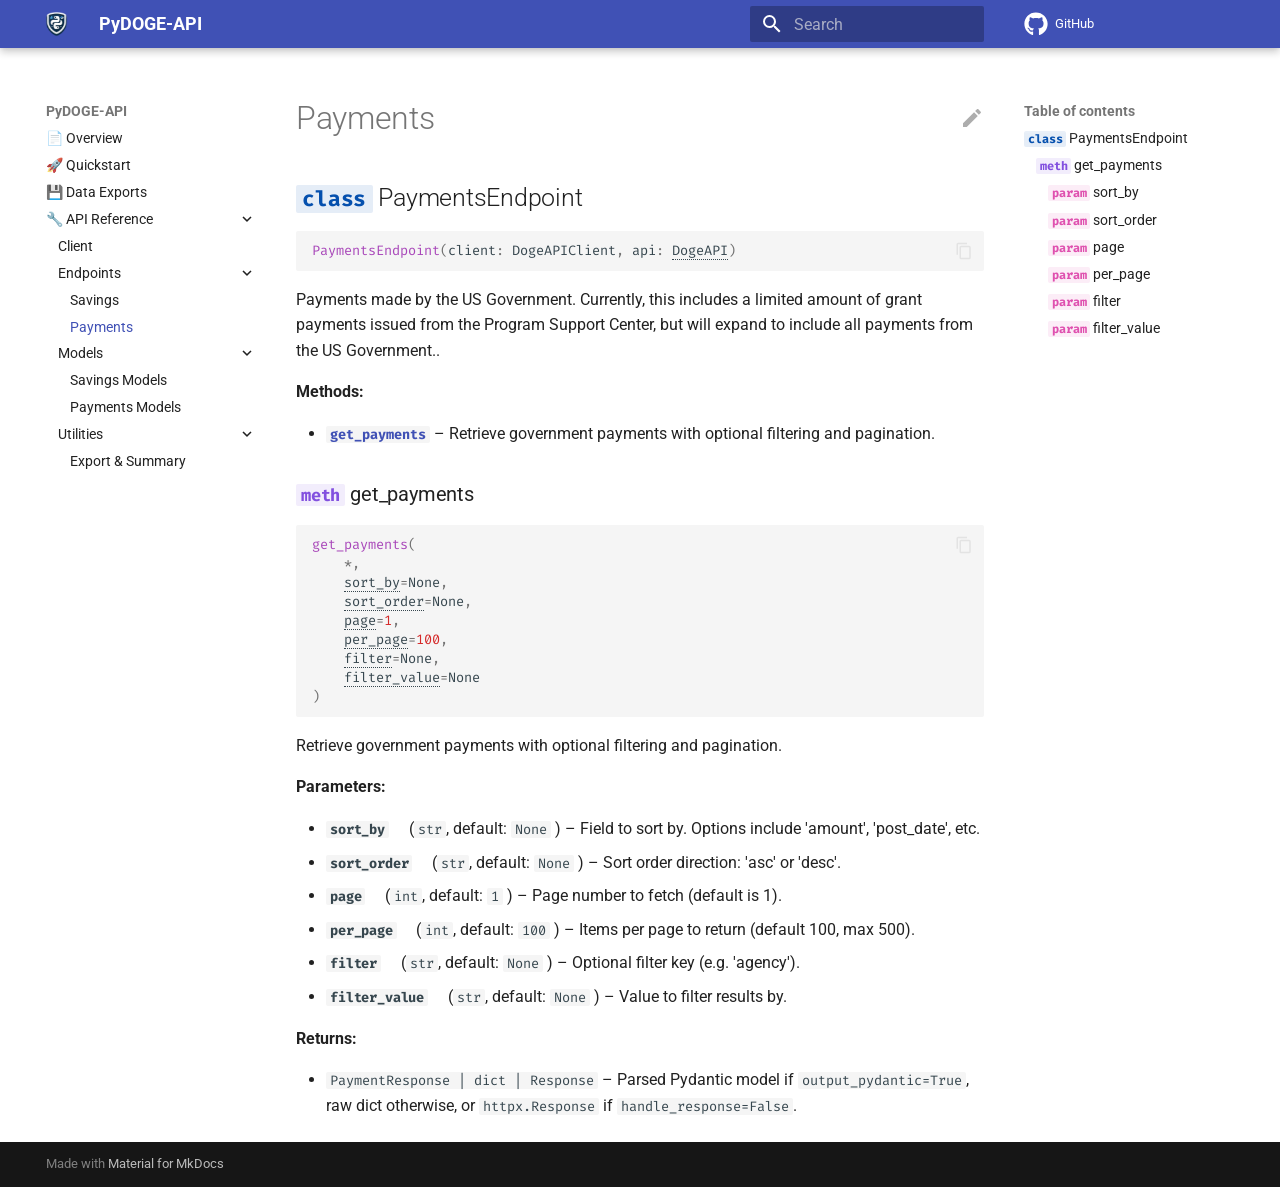
<file: reference/payments/index.html>
<!doctype html>
<html lang="en" class="no-js">
  <head>
    
      <meta charset="utf-8">
      <meta name="viewport" content="width=device-width,initial-scale=1">
      
        <meta name="description" content="A Python library to interact with DOGE API.">
      
      
        <meta name="author" content="Muhammad Hassan">
      
      
        <link rel="canonical" href="https://yourusername.github.io/pydoge-api/reference/payments/">
      
      
        <link rel="prev" href="../savings/">
      
      
        <link rel="next" href="../models_savings/">
      
      
      <link rel="icon" href="../../img/favicon/favicon.ico">
      <meta name="generator" content="mkdocs-1.6.1, mkdocs-material-9.6.11">
    
    
      
        <title>Payments - PyDOGE-API</title>
      
    
    
      <link rel="stylesheet" href="../../assets/stylesheets/main.4af4bdda.min.css">
      
        
        <link rel="stylesheet" href="../../assets/stylesheets/palette.06af60db.min.css">
      
      


    
    
      
    
    
      
        
        
        <link rel="preconnect" href="https://fonts.gstatic.com" crossorigin>
        <link rel="stylesheet" href="https://fonts.googleapis.com/css?family=Roboto:300,300i,400,400i,700,700i%7CFira+Code:400,400i,700,700i&display=fallback">
        <style>:root{--md-text-font:"Roboto";--md-code-font:"Fira Code"}</style>
      
    
    
      <link rel="stylesheet" href="../../assets/_mkdocstrings.css">
    
    <script>__md_scope=new URL("../..",location),__md_hash=e=>[...e].reduce(((e,_)=>(e<<5)-e+_.charCodeAt(0)),0),__md_get=(e,_=localStorage,t=__md_scope)=>JSON.parse(_.getItem(t.pathname+"."+e)),__md_set=(e,_,t=localStorage,a=__md_scope)=>{try{t.setItem(a.pathname+"."+e,JSON.stringify(_))}catch(e){}}</script>
    
      

    
    
    
  </head>
  
  
    
    
      
    
    
    
    
    <body dir="ltr" data-md-color-scheme="default" data-md-color-primary="indigo" data-md-color-accent="indigo">
  
    
    <input class="md-toggle" data-md-toggle="drawer" type="checkbox" id="__drawer" autocomplete="off">
    <input class="md-toggle" data-md-toggle="search" type="checkbox" id="__search" autocomplete="off">
    <label class="md-overlay" for="__drawer"></label>
    <div data-md-component="skip">
      
        
        <a href="#pydoge_api.endpoints.payments.PaymentsEndpoint" class="md-skip">
          Skip to content
        </a>
      
    </div>
    <div data-md-component="announce">
      
    </div>
    
    
      

  

<header class="md-header md-header--shadow" data-md-component="header">
  <nav class="md-header__inner md-grid" aria-label="Header">
    <a href="../.." title="PyDOGE-API" class="md-header__button md-logo" aria-label="PyDOGE-API" data-md-component="logo">
      
  <img src="../../img/logo.PNG" alt="logo">

    </a>
    <label class="md-header__button md-icon" for="__drawer">
      
      <svg xmlns="http://www.w3.org/2000/svg" viewBox="0 0 24 24"><path d="M3 6h18v2H3zm0 5h18v2H3zm0 5h18v2H3z"/></svg>
    </label>
    <div class="md-header__title" data-md-component="header-title">
      <div class="md-header__ellipsis">
        <div class="md-header__topic">
          <span class="md-ellipsis">
            PyDOGE-API
          </span>
        </div>
        <div class="md-header__topic" data-md-component="header-topic">
          <span class="md-ellipsis">
            
              Payments
            
          </span>
        </div>
      </div>
    </div>
    
      
        <form class="md-header__option" data-md-component="palette">
  
    
    
    
    <input class="md-option" data-md-color-media="(prefers-color-scheme: light)" data-md-color-scheme="default" data-md-color-primary="indigo" data-md-color-accent="indigo"  aria-hidden="true"  type="radio" name="__palette" id="__palette_0">
    
  
    
    
    
    <input class="md-option" data-md-color-media="(prefers-color-scheme: dark)" data-md-color-scheme="slate" data-md-color-primary="indigo" data-md-color-accent="lime"  aria-hidden="true"  type="radio" name="__palette" id="__palette_1">
    
  
</form>
      
    
    
      <script>var palette=__md_get("__palette");if(palette&&palette.color){if("(prefers-color-scheme)"===palette.color.media){var media=matchMedia("(prefers-color-scheme: light)"),input=document.querySelector(media.matches?"[data-md-color-media='(prefers-color-scheme: light)']":"[data-md-color-media='(prefers-color-scheme: dark)']");palette.color.media=input.getAttribute("data-md-color-media"),palette.color.scheme=input.getAttribute("data-md-color-scheme"),palette.color.primary=input.getAttribute("data-md-color-primary"),palette.color.accent=input.getAttribute("data-md-color-accent")}for(var[key,value]of Object.entries(palette.color))document.body.setAttribute("data-md-color-"+key,value)}</script>
    
    
    
      
      
        <label class="md-header__button md-icon" for="__search">
          
          <svg xmlns="http://www.w3.org/2000/svg" viewBox="0 0 24 24"><path d="M9.5 3A6.5 6.5 0 0 1 16 9.5c0 1.61-.59 3.09-1.56 4.23l.27.27h.79l5 5-1.5 1.5-5-5v-.79l-.27-.27A6.52 6.52 0 0 1 9.5 16 6.5 6.5 0 0 1 3 9.5 6.5 6.5 0 0 1 9.5 3m0 2C7 5 5 7 5 9.5S7 14 9.5 14 14 12 14 9.5 12 5 9.5 5"/></svg>
        </label>
        <div class="md-search" data-md-component="search" role="dialog">
  <label class="md-search__overlay" for="__search"></label>
  <div class="md-search__inner" role="search">
    <form class="md-search__form" name="search">
      <input type="text" class="md-search__input" name="query" aria-label="Search" placeholder="Search" autocapitalize="off" autocorrect="off" autocomplete="off" spellcheck="false" data-md-component="search-query" required>
      <label class="md-search__icon md-icon" for="__search">
        
        <svg xmlns="http://www.w3.org/2000/svg" viewBox="0 0 24 24"><path d="M9.5 3A6.5 6.5 0 0 1 16 9.5c0 1.61-.59 3.09-1.56 4.23l.27.27h.79l5 5-1.5 1.5-5-5v-.79l-.27-.27A6.52 6.52 0 0 1 9.5 16 6.5 6.5 0 0 1 3 9.5 6.5 6.5 0 0 1 9.5 3m0 2C7 5 5 7 5 9.5S7 14 9.5 14 14 12 14 9.5 12 5 9.5 5"/></svg>
        
        <svg xmlns="http://www.w3.org/2000/svg" viewBox="0 0 24 24"><path d="M20 11v2H8l5.5 5.5-1.42 1.42L4.16 12l7.92-7.92L13.5 5.5 8 11z"/></svg>
      </label>
      <nav class="md-search__options" aria-label="Search">
        
          <a href="javascript:void(0)" class="md-search__icon md-icon" title="Share" aria-label="Share" data-clipboard data-clipboard-text="" data-md-component="search-share" tabindex="-1">
            
            <svg xmlns="http://www.w3.org/2000/svg" viewBox="0 0 24 24"><path d="M18 16.08c-.76 0-1.44.3-1.96.77L8.91 12.7c.05-.23.09-.46.09-.7s-.04-.47-.09-.7l7.05-4.11c.54.5 1.25.81 2.04.81a3 3 0 0 0 3-3 3 3 0 0 0-3-3 3 3 0 0 0-3 3c0 .24.04.47.09.7L8.04 9.81C7.5 9.31 6.79 9 6 9a3 3 0 0 0-3 3 3 3 0 0 0 3 3c.79 0 1.5-.31 2.04-.81l7.12 4.15c-.05.21-.08.43-.08.66 0 1.61 1.31 2.91 2.92 2.91s2.92-1.3 2.92-2.91A2.92 2.92 0 0 0 18 16.08"/></svg>
          </a>
        
        <button type="reset" class="md-search__icon md-icon" title="Clear" aria-label="Clear" tabindex="-1">
          
          <svg xmlns="http://www.w3.org/2000/svg" viewBox="0 0 24 24"><path d="M19 6.41 17.59 5 12 10.59 6.41 5 5 6.41 10.59 12 5 17.59 6.41 19 12 13.41 17.59 19 19 17.59 13.41 12z"/></svg>
        </button>
      </nav>
      
        <div class="md-search__suggest" data-md-component="search-suggest"></div>
      
    </form>
    <div class="md-search__output">
      <div class="md-search__scrollwrap" tabindex="0" data-md-scrollfix>
        <div class="md-search-result" data-md-component="search-result">
          <div class="md-search-result__meta">
            Initializing search
          </div>
          <ol class="md-search-result__list" role="presentation"></ol>
        </div>
      </div>
    </div>
  </div>
</div>
      
    
    
      <div class="md-header__source">
        <a href="https://github.com/ihassan8/pydoge-api" title="Go to repository" class="md-source" data-md-component="source">
  <div class="md-source__icon md-icon">
    
    <svg xmlns="http://www.w3.org/2000/svg" viewBox="0 0 496 512"><!--! Font Awesome Free 6.7.2 by @fontawesome - https://fontawesome.com License - https://fontawesome.com/license/free (Icons: CC BY 4.0, Fonts: SIL OFL 1.1, Code: MIT License) Copyright 2024 Fonticons, Inc.--><path d="M165.9 397.4c0 2-2.3 3.6-5.2 3.6-3.3.3-5.6-1.3-5.6-3.6 0-2 2.3-3.6 5.2-3.6 3-.3 5.6 1.3 5.6 3.6m-31.1-4.5c-.7 2 1.3 4.3 4.3 4.9 2.6 1 5.6 0 6.2-2s-1.3-4.3-4.3-5.2c-2.6-.7-5.5.3-6.2 2.3m44.2-1.7c-2.9.7-4.9 2.6-4.6 4.9.3 2 2.9 3.3 5.9 2.6 2.9-.7 4.9-2.6 4.6-4.6-.3-1.9-3-3.2-5.9-2.9M244.8 8C106.1 8 0 113.3 0 252c0 110.9 69.8 205.8 169.5 239.2 12.8 2.3 17.3-5.6 17.3-12.1 0-6.2-.3-40.4-.3-61.4 0 0-70 15-84.7-29.8 0 0-11.4-29.1-27.8-36.6 0 0-22.9-15.7 1.6-15.4 0 0 24.9 2 38.6 25.8 21.9 38.6 58.6 27.5 72.9 20.9 2.3-16 8.8-27.1 16-33.7-55.9-6.2-112.3-14.3-112.3-110.5 0-27.5 7.6-41.3 23.6-58.9-2.6-6.5-11.1-33.3 2.6-67.9 20.9-6.5 69 27 69 27 20-5.6 41.5-8.5 62.8-8.5s42.8 2.9 62.8 8.5c0 0 48.1-33.6 69-27 13.7 34.7 5.2 61.4 2.6 67.9 16 17.7 25.8 31.5 25.8 58.9 0 96.5-58.9 104.2-114.8 110.5 9.2 7.9 17 22.9 17 46.4 0 33.7-.3 75.4-.3 83.6 0 6.5 4.6 14.4 17.3 12.1C428.2 457.8 496 362.9 496 252 496 113.3 383.5 8 244.8 8M97.2 352.9c-1.3 1-1 3.3.7 5.2 1.6 1.6 3.9 2.3 5.2 1 1.3-1 1-3.3-.7-5.2-1.6-1.6-3.9-2.3-5.2-1m-10.8-8.1c-.7 1.3.3 2.9 2.3 3.9 1.6 1 3.6.7 4.3-.7.7-1.3-.3-2.9-2.3-3.9-2-.6-3.6-.3-4.3.7m32.4 35.6c-1.6 1.3-1 4.3 1.3 6.2 2.3 2.3 5.2 2.6 6.5 1 1.3-1.3.7-4.3-1.3-6.2-2.2-2.3-5.2-2.6-6.5-1m-11.4-14.7c-1.6 1-1.6 3.6 0 5.9s4.3 3.3 5.6 2.3c1.6-1.3 1.6-3.9 0-6.2-1.4-2.3-4-3.3-5.6-2"/></svg>
  </div>
  <div class="md-source__repository">
    GitHub
  </div>
</a>
      </div>
    
  </nav>
  
</header>
    
    <div class="md-container" data-md-component="container">
      
      
        
          
        
      
      <main class="md-main" data-md-component="main">
        <div class="md-main__inner md-grid">
          
            
              
              <div class="md-sidebar md-sidebar--primary" data-md-component="sidebar" data-md-type="navigation" >
                <div class="md-sidebar__scrollwrap">
                  <div class="md-sidebar__inner">
                    



<nav class="md-nav md-nav--primary" aria-label="Navigation" data-md-level="0">
  <label class="md-nav__title" for="__drawer">
    <a href="../.." title="PyDOGE-API" class="md-nav__button md-logo" aria-label="PyDOGE-API" data-md-component="logo">
      
  <img src="../../img/logo.PNG" alt="logo">

    </a>
    PyDOGE-API
  </label>
  
    <div class="md-nav__source">
      <a href="https://github.com/ihassan8/pydoge-api" title="Go to repository" class="md-source" data-md-component="source">
  <div class="md-source__icon md-icon">
    
    <svg xmlns="http://www.w3.org/2000/svg" viewBox="0 0 496 512"><!--! Font Awesome Free 6.7.2 by @fontawesome - https://fontawesome.com License - https://fontawesome.com/license/free (Icons: CC BY 4.0, Fonts: SIL OFL 1.1, Code: MIT License) Copyright 2024 Fonticons, Inc.--><path d="M165.9 397.4c0 2-2.3 3.6-5.2 3.6-3.3.3-5.6-1.3-5.6-3.6 0-2 2.3-3.6 5.2-3.6 3-.3 5.6 1.3 5.6 3.6m-31.1-4.5c-.7 2 1.3 4.3 4.3 4.9 2.6 1 5.6 0 6.2-2s-1.3-4.3-4.3-5.2c-2.6-.7-5.5.3-6.2 2.3m44.2-1.7c-2.9.7-4.9 2.6-4.6 4.9.3 2 2.9 3.3 5.9 2.6 2.9-.7 4.9-2.6 4.6-4.6-.3-1.9-3-3.2-5.9-2.9M244.8 8C106.1 8 0 113.3 0 252c0 110.9 69.8 205.8 169.5 239.2 12.8 2.3 17.3-5.6 17.3-12.1 0-6.2-.3-40.4-.3-61.4 0 0-70 15-84.7-29.8 0 0-11.4-29.1-27.8-36.6 0 0-22.9-15.7 1.6-15.4 0 0 24.9 2 38.6 25.8 21.9 38.6 58.6 27.5 72.9 20.9 2.3-16 8.8-27.1 16-33.7-55.9-6.2-112.3-14.3-112.3-110.5 0-27.5 7.6-41.3 23.6-58.9-2.6-6.5-11.1-33.3 2.6-67.9 20.9-6.5 69 27 69 27 20-5.6 41.5-8.5 62.8-8.5s42.8 2.9 62.8 8.5c0 0 48.1-33.6 69-27 13.7 34.7 5.2 61.4 2.6 67.9 16 17.7 25.8 31.5 25.8 58.9 0 96.5-58.9 104.2-114.8 110.5 9.2 7.9 17 22.9 17 46.4 0 33.7-.3 75.4-.3 83.6 0 6.5 4.6 14.4 17.3 12.1C428.2 457.8 496 362.9 496 252 496 113.3 383.5 8 244.8 8M97.2 352.9c-1.3 1-1 3.3.7 5.2 1.6 1.6 3.9 2.3 5.2 1 1.3-1 1-3.3-.7-5.2-1.6-1.6-3.9-2.3-5.2-1m-10.8-8.1c-.7 1.3.3 2.9 2.3 3.9 1.6 1 3.6.7 4.3-.7.7-1.3-.3-2.9-2.3-3.9-2-.6-3.6-.3-4.3.7m32.4 35.6c-1.6 1.3-1 4.3 1.3 6.2 2.3 2.3 5.2 2.6 6.5 1 1.3-1.3.7-4.3-1.3-6.2-2.2-2.3-5.2-2.6-6.5-1m-11.4-14.7c-1.6 1-1.6 3.6 0 5.9s4.3 3.3 5.6 2.3c1.6-1.3 1.6-3.9 0-6.2-1.4-2.3-4-3.3-5.6-2"/></svg>
  </div>
  <div class="md-source__repository">
    GitHub
  </div>
</a>
    </div>
  
  <ul class="md-nav__list" data-md-scrollfix>
    
      
      
  
  
  
  
    <li class="md-nav__item">
      <a href="../.." class="md-nav__link">
        
  
  
  <span class="md-ellipsis">
    📄 Overview
    
  </span>
  

      </a>
    </li>
  

    
      
      
  
  
  
  
    <li class="md-nav__item">
      <a href="../../usage/" class="md-nav__link">
        
  
  
  <span class="md-ellipsis">
    🚀 Quickstart
    
  </span>
  

      </a>
    </li>
  

    
      
      
  
  
  
  
    <li class="md-nav__item">
      <a href="../../usage_exports/" class="md-nav__link">
        
  
  
  <span class="md-ellipsis">
    💾 Data Exports
    
  </span>
  

      </a>
    </li>
  

    
      
      
  
  
    
  
  
  
    
    
    
    
    
    <li class="md-nav__item md-nav__item--active md-nav__item--nested">
      
        
        
        <input class="md-nav__toggle md-toggle " type="checkbox" id="__nav_4" checked>
        
          
          <label class="md-nav__link" for="__nav_4" id="__nav_4_label" tabindex="0">
            
  
  
  <span class="md-ellipsis">
    🔧 API Reference
    
  </span>
  

            <span class="md-nav__icon md-icon"></span>
          </label>
        
        <nav class="md-nav" data-md-level="1" aria-labelledby="__nav_4_label" aria-expanded="true">
          <label class="md-nav__title" for="__nav_4">
            <span class="md-nav__icon md-icon"></span>
            🔧 API Reference
          </label>
          <ul class="md-nav__list" data-md-scrollfix>
            
              
                
  
  
  
  
    <li class="md-nav__item">
      <a href="../client/" class="md-nav__link">
        
  
  
  <span class="md-ellipsis">
    Client
    
  </span>
  

      </a>
    </li>
  

              
            
              
                
  
  
    
  
  
  
    
    
    
    
    
    <li class="md-nav__item md-nav__item--active md-nav__item--nested">
      
        
        
        <input class="md-nav__toggle md-toggle " type="checkbox" id="__nav_4_2" checked>
        
          
          <label class="md-nav__link" for="__nav_4_2" id="__nav_4_2_label" tabindex="0">
            
  
  
  <span class="md-ellipsis">
    Endpoints
    
  </span>
  

            <span class="md-nav__icon md-icon"></span>
          </label>
        
        <nav class="md-nav" data-md-level="2" aria-labelledby="__nav_4_2_label" aria-expanded="true">
          <label class="md-nav__title" for="__nav_4_2">
            <span class="md-nav__icon md-icon"></span>
            Endpoints
          </label>
          <ul class="md-nav__list" data-md-scrollfix>
            
              
                
  
  
  
  
    <li class="md-nav__item">
      <a href="../savings/" class="md-nav__link">
        
  
  
  <span class="md-ellipsis">
    Savings
    
  </span>
  

      </a>
    </li>
  

              
            
              
                
  
  
    
  
  
  
    <li class="md-nav__item md-nav__item--active">
      
      <input class="md-nav__toggle md-toggle" type="checkbox" id="__toc">
      
      
      
        <label class="md-nav__link md-nav__link--active" for="__toc">
          
  
  
  <span class="md-ellipsis">
    Payments
    
  </span>
  

          <span class="md-nav__icon md-icon"></span>
        </label>
      
      <a href="./" class="md-nav__link md-nav__link--active">
        
  
  
  <span class="md-ellipsis">
    Payments
    
  </span>
  

      </a>
      
        

<nav class="md-nav md-nav--secondary" aria-label="Table of contents">
  
  
  
  
    <label class="md-nav__title" for="__toc">
      <span class="md-nav__icon md-icon"></span>
      Table of contents
    </label>
    <ul class="md-nav__list" data-md-component="toc" data-md-scrollfix>
      
        <li class="md-nav__item">
  <a href="#pydoge_api.endpoints.payments.PaymentsEndpoint" class="md-nav__link">
    <span class="md-ellipsis">
      <code class="doc-symbol doc-symbol-toc doc-symbol-class"></code>&nbsp;PaymentsEndpoint
    </span>
  </a>
  
    <nav class="md-nav" aria-label=" PaymentsEndpoint">
      <ul class="md-nav__list">
        
          <li class="md-nav__item">
  <a href="#pydoge_api.endpoints.payments.PaymentsEndpoint.get_payments" class="md-nav__link">
    <span class="md-ellipsis">
      <code class="doc-symbol doc-symbol-toc doc-symbol-method"></code>&nbsp;get_payments
    </span>
  </a>
  
    <nav class="md-nav" aria-label=" get_payments">
      <ul class="md-nav__list">
        
          <li class="md-nav__item">
  <a href="#pydoge_api.endpoints.payments.PaymentsEndpoint.get_payments(sort_by)" class="md-nav__link">
    <span class="md-ellipsis">
      <code class="doc-symbol doc-symbol-toc doc-symbol-parameter"></code>&nbsp;sort_by
    </span>
  </a>
  
</li>
        
          <li class="md-nav__item">
  <a href="#pydoge_api.endpoints.payments.PaymentsEndpoint.get_payments(sort_order)" class="md-nav__link">
    <span class="md-ellipsis">
      <code class="doc-symbol doc-symbol-toc doc-symbol-parameter"></code>&nbsp;sort_order
    </span>
  </a>
  
</li>
        
          <li class="md-nav__item">
  <a href="#pydoge_api.endpoints.payments.PaymentsEndpoint.get_payments(page)" class="md-nav__link">
    <span class="md-ellipsis">
      <code class="doc-symbol doc-symbol-toc doc-symbol-parameter"></code>&nbsp;page
    </span>
  </a>
  
</li>
        
          <li class="md-nav__item">
  <a href="#pydoge_api.endpoints.payments.PaymentsEndpoint.get_payments(per_page)" class="md-nav__link">
    <span class="md-ellipsis">
      <code class="doc-symbol doc-symbol-toc doc-symbol-parameter"></code>&nbsp;per_page
    </span>
  </a>
  
</li>
        
          <li class="md-nav__item">
  <a href="#pydoge_api.endpoints.payments.PaymentsEndpoint.get_payments(filter)" class="md-nav__link">
    <span class="md-ellipsis">
      <code class="doc-symbol doc-symbol-toc doc-symbol-parameter"></code>&nbsp;filter
    </span>
  </a>
  
</li>
        
          <li class="md-nav__item">
  <a href="#pydoge_api.endpoints.payments.PaymentsEndpoint.get_payments(filter_value)" class="md-nav__link">
    <span class="md-ellipsis">
      <code class="doc-symbol doc-symbol-toc doc-symbol-parameter"></code>&nbsp;filter_value
    </span>
  </a>
  
</li>
        
      </ul>
    </nav>
  
</li>
        
      </ul>
    </nav>
  
</li>
      
    </ul>
  
</nav>
      
    </li>
  

              
            
          </ul>
        </nav>
      
    </li>
  

              
            
              
                
  
  
  
  
    
    
    
    
    
    <li class="md-nav__item md-nav__item--nested">
      
        
        
          
        
        <input class="md-nav__toggle md-toggle md-toggle--indeterminate" type="checkbox" id="__nav_4_3" >
        
          
          <label class="md-nav__link" for="__nav_4_3" id="__nav_4_3_label" tabindex="0">
            
  
  
  <span class="md-ellipsis">
    Models
    
  </span>
  

            <span class="md-nav__icon md-icon"></span>
          </label>
        
        <nav class="md-nav" data-md-level="2" aria-labelledby="__nav_4_3_label" aria-expanded="false">
          <label class="md-nav__title" for="__nav_4_3">
            <span class="md-nav__icon md-icon"></span>
            Models
          </label>
          <ul class="md-nav__list" data-md-scrollfix>
            
              
                
  
  
  
  
    <li class="md-nav__item">
      <a href="../models_savings/" class="md-nav__link">
        
  
  
  <span class="md-ellipsis">
    Savings Models
    
  </span>
  

      </a>
    </li>
  

              
            
              
                
  
  
  
  
    <li class="md-nav__item">
      <a href="../models_payments/" class="md-nav__link">
        
  
  
  <span class="md-ellipsis">
    Payments Models
    
  </span>
  

      </a>
    </li>
  

              
            
          </ul>
        </nav>
      
    </li>
  

              
            
              
                
  
  
  
  
    
    
    
    
    
    <li class="md-nav__item md-nav__item--nested">
      
        
        
          
        
        <input class="md-nav__toggle md-toggle md-toggle--indeterminate" type="checkbox" id="__nav_4_4" >
        
          
          <label class="md-nav__link" for="__nav_4_4" id="__nav_4_4_label" tabindex="0">
            
  
  
  <span class="md-ellipsis">
    Utilities
    
  </span>
  

            <span class="md-nav__icon md-icon"></span>
          </label>
        
        <nav class="md-nav" data-md-level="2" aria-labelledby="__nav_4_4_label" aria-expanded="false">
          <label class="md-nav__title" for="__nav_4_4">
            <span class="md-nav__icon md-icon"></span>
            Utilities
          </label>
          <ul class="md-nav__list" data-md-scrollfix>
            
              
                
  
  
  
  
    <li class="md-nav__item">
      <a href="../utils_export/" class="md-nav__link">
        
  
  
  <span class="md-ellipsis">
    Export & Summary
    
  </span>
  

      </a>
    </li>
  

              
            
          </ul>
        </nav>
      
    </li>
  

              
            
          </ul>
        </nav>
      
    </li>
  

    
  </ul>
</nav>
                  </div>
                </div>
              </div>
            
            
              
              <div class="md-sidebar md-sidebar--secondary" data-md-component="sidebar" data-md-type="toc" >
                <div class="md-sidebar__scrollwrap">
                  <div class="md-sidebar__inner">
                    

<nav class="md-nav md-nav--secondary" aria-label="Table of contents">
  
  
  
  
    <label class="md-nav__title" for="__toc">
      <span class="md-nav__icon md-icon"></span>
      Table of contents
    </label>
    <ul class="md-nav__list" data-md-component="toc" data-md-scrollfix>
      
        <li class="md-nav__item">
  <a href="#pydoge_api.endpoints.payments.PaymentsEndpoint" class="md-nav__link">
    <span class="md-ellipsis">
      <code class="doc-symbol doc-symbol-toc doc-symbol-class"></code>&nbsp;PaymentsEndpoint
    </span>
  </a>
  
    <nav class="md-nav" aria-label=" PaymentsEndpoint">
      <ul class="md-nav__list">
        
          <li class="md-nav__item">
  <a href="#pydoge_api.endpoints.payments.PaymentsEndpoint.get_payments" class="md-nav__link">
    <span class="md-ellipsis">
      <code class="doc-symbol doc-symbol-toc doc-symbol-method"></code>&nbsp;get_payments
    </span>
  </a>
  
    <nav class="md-nav" aria-label=" get_payments">
      <ul class="md-nav__list">
        
          <li class="md-nav__item">
  <a href="#pydoge_api.endpoints.payments.PaymentsEndpoint.get_payments(sort_by)" class="md-nav__link">
    <span class="md-ellipsis">
      <code class="doc-symbol doc-symbol-toc doc-symbol-parameter"></code>&nbsp;sort_by
    </span>
  </a>
  
</li>
        
          <li class="md-nav__item">
  <a href="#pydoge_api.endpoints.payments.PaymentsEndpoint.get_payments(sort_order)" class="md-nav__link">
    <span class="md-ellipsis">
      <code class="doc-symbol doc-symbol-toc doc-symbol-parameter"></code>&nbsp;sort_order
    </span>
  </a>
  
</li>
        
          <li class="md-nav__item">
  <a href="#pydoge_api.endpoints.payments.PaymentsEndpoint.get_payments(page)" class="md-nav__link">
    <span class="md-ellipsis">
      <code class="doc-symbol doc-symbol-toc doc-symbol-parameter"></code>&nbsp;page
    </span>
  </a>
  
</li>
        
          <li class="md-nav__item">
  <a href="#pydoge_api.endpoints.payments.PaymentsEndpoint.get_payments(per_page)" class="md-nav__link">
    <span class="md-ellipsis">
      <code class="doc-symbol doc-symbol-toc doc-symbol-parameter"></code>&nbsp;per_page
    </span>
  </a>
  
</li>
        
          <li class="md-nav__item">
  <a href="#pydoge_api.endpoints.payments.PaymentsEndpoint.get_payments(filter)" class="md-nav__link">
    <span class="md-ellipsis">
      <code class="doc-symbol doc-symbol-toc doc-symbol-parameter"></code>&nbsp;filter
    </span>
  </a>
  
</li>
        
          <li class="md-nav__item">
  <a href="#pydoge_api.endpoints.payments.PaymentsEndpoint.get_payments(filter_value)" class="md-nav__link">
    <span class="md-ellipsis">
      <code class="doc-symbol doc-symbol-toc doc-symbol-parameter"></code>&nbsp;filter_value
    </span>
  </a>
  
</li>
        
      </ul>
    </nav>
  
</li>
        
      </ul>
    </nav>
  
</li>
      
    </ul>
  
</nav>
                  </div>
                </div>
              </div>
            
          
          
            <div class="md-content" data-md-component="content">
              <article class="md-content__inner md-typeset">
                
                  


  
    <a href="https://github.com/ihassan8/pydoge-api/edit/master/docs/reference/payments.md" title="Edit this page" class="md-content__button md-icon">
      
      <svg xmlns="http://www.w3.org/2000/svg" viewBox="0 0 24 24"><path d="M20.71 7.04c.39-.39.39-1.04 0-1.41l-2.34-2.34c-.37-.39-1.02-.39-1.41 0l-1.84 1.83 3.75 3.75M3 17.25V21h3.75L17.81 9.93l-3.75-3.75z"/></svg>
    </a>
  
  


  <h1>Payments</h1>

<div class="doc doc-object doc-class">



<h2 id="pydoge_api.endpoints.payments.PaymentsEndpoint" class="doc doc-heading">
<code class="doc-symbol doc-symbol-heading doc-symbol-class"></code>            <span class="doc doc-object-name doc-class-name">PaymentsEndpoint</span>


<a href="#pydoge_api.endpoints.payments.PaymentsEndpoint" class="headerlink" title="Permanent link">&para;</a></h2>
<div class="doc-signature highlight"><pre><span></span><code><span class="nf">PaymentsEndpoint</span><span class="p">(</span><span class="n"><span title="pydoge_api.endpoints.payments.PaymentsEndpoint(client)">client</span></span><span class="p">:</span> <span class="n"><span title="pydoge_api.client.DogeAPIClient">DogeAPIClient</span></span><span class="p">,</span> <span class="n"><span title="pydoge_api.endpoints.payments.PaymentsEndpoint(api)">api</span></span><span class="p">:</span> <span class="n"><a class="autorefs autorefs-internal" title="            DogeAPI (pydoge_api.DogeAPI)" href="../client/#pydoge_api.DogeAPI">DogeAPI</a></span><span class="p">)</span>
</code></pre></div>

    <div class="doc doc-contents first">


        <p>Payments made by the US Government. Currently, this includes a limited amount of grant payments issued from the Program Support Center, but will expand to include all payments from the US Government..</p>

          









<p><span class="doc-section-title">Methods:</span></p>
    <ul>
          <li class="doc-section-item field-body">
            <b><code><a class="autorefs autorefs-internal" title="            get_payments (pydoge_api.endpoints.payments.PaymentsEndpoint.get_payments)" href="#pydoge_api.endpoints.payments.PaymentsEndpoint.get_payments">get_payments</a></code></b>
            –
            <div class="doc-md-description">
              <p>Retrieve government payments with optional filtering and pagination.</p>
            </div>
          </li>
    </ul>






  <div class="doc doc-children">









<div class="doc doc-object doc-function">


<h3 id="pydoge_api.endpoints.payments.PaymentsEndpoint.get_payments" class="doc doc-heading">
<code class="doc-symbol doc-symbol-heading doc-symbol-method"></code>            <span class="doc doc-object-name doc-function-name">get_payments</span>


<a href="#pydoge_api.endpoints.payments.PaymentsEndpoint.get_payments" class="headerlink" title="Permanent link">&para;</a></h3>
<div class="doc-signature highlight"><pre><span></span><code><span class="nf">get_payments</span><span class="p">(</span>
    <span class="o">*</span><span class="p">,</span>
    <span class="n"><a class="autorefs autorefs-internal" title="sort_by (pydoge_api.endpoints.payments.PaymentsEndpoint.get_payments(sort_by))" href="#pydoge_api.endpoints.payments.PaymentsEndpoint.get_payments(sort_by)">sort_by</a></span><span class="o">=</span><span class="kc">None</span><span class="p">,</span>
    <span class="n"><a class="autorefs autorefs-internal" title="sort_order (pydoge_api.endpoints.payments.PaymentsEndpoint.get_payments(sort_order))" href="#pydoge_api.endpoints.payments.PaymentsEndpoint.get_payments(sort_order)">sort_order</a></span><span class="o">=</span><span class="kc">None</span><span class="p">,</span>
    <span class="n"><a class="autorefs autorefs-internal" title="page (pydoge_api.endpoints.payments.PaymentsEndpoint.get_payments(page))" href="#pydoge_api.endpoints.payments.PaymentsEndpoint.get_payments(page)">page</a></span><span class="o">=</span><span class="mi">1</span><span class="p">,</span>
    <span class="n"><a class="autorefs autorefs-internal" title="per_page (pydoge_api.endpoints.payments.PaymentsEndpoint.get_payments(per_page))" href="#pydoge_api.endpoints.payments.PaymentsEndpoint.get_payments(per_page)">per_page</a></span><span class="o">=</span><span class="mi">100</span><span class="p">,</span>
    <span class="n"><a class="autorefs autorefs-internal" title="filter (pydoge_api.endpoints.payments.PaymentsEndpoint.get_payments(filter))" href="#pydoge_api.endpoints.payments.PaymentsEndpoint.get_payments(filter)">filter</a></span><span class="o">=</span><span class="kc">None</span><span class="p">,</span>
    <span class="n"><a class="autorefs autorefs-internal" title="filter_value (pydoge_api.endpoints.payments.PaymentsEndpoint.get_payments(filter_value))" href="#pydoge_api.endpoints.payments.PaymentsEndpoint.get_payments(filter_value)">filter_value</a></span><span class="o">=</span><span class="kc">None</span>
<span class="p">)</span>
</code></pre></div>

    <div class="doc doc-contents ">

        <p>Retrieve government payments with optional filtering and pagination.</p>


<p><span class="doc-section-title">Parameters:</span></p>
    <ul>
        <li class="doc-section-item field-body">
<h4 id="pydoge_api.endpoints.payments.PaymentsEndpoint.get_payments(sort_by)" class="doc doc-heading doc-heading-parameter">              <b><code>sort_by</code></b>
<a href="#pydoge_api.endpoints.payments.PaymentsEndpoint.get_payments(sort_by)" class="headerlink" title="Permanent link">&para;</a></h4>              (<code><span title="str">str</span></code>, default:
                  <code>None</code>
)
          –
          <div class="doc-md-description">
            <p>Field to sort by. Options include 'amount', 'post_date', etc.</p>
          </div>
        </li>
        <li class="doc-section-item field-body">
<h4 id="pydoge_api.endpoints.payments.PaymentsEndpoint.get_payments(sort_order)" class="doc doc-heading doc-heading-parameter">              <b><code>sort_order</code></b>
<a href="#pydoge_api.endpoints.payments.PaymentsEndpoint.get_payments(sort_order)" class="headerlink" title="Permanent link">&para;</a></h4>              (<code><span title="str">str</span></code>, default:
                  <code>None</code>
)
          –
          <div class="doc-md-description">
            <p>Sort order direction: 'asc' or 'desc'.</p>
          </div>
        </li>
        <li class="doc-section-item field-body">
<h4 id="pydoge_api.endpoints.payments.PaymentsEndpoint.get_payments(page)" class="doc doc-heading doc-heading-parameter">              <b><code>page</code></b>
<a href="#pydoge_api.endpoints.payments.PaymentsEndpoint.get_payments(page)" class="headerlink" title="Permanent link">&para;</a></h4>              (<code><span title="int">int</span></code>, default:
                  <code>1</code>
)
          –
          <div class="doc-md-description">
            <p>Page number to fetch (default is 1).</p>
          </div>
        </li>
        <li class="doc-section-item field-body">
<h4 id="pydoge_api.endpoints.payments.PaymentsEndpoint.get_payments(per_page)" class="doc doc-heading doc-heading-parameter">              <b><code>per_page</code></b>
<a href="#pydoge_api.endpoints.payments.PaymentsEndpoint.get_payments(per_page)" class="headerlink" title="Permanent link">&para;</a></h4>              (<code><span title="int">int</span></code>, default:
                  <code>100</code>
)
          –
          <div class="doc-md-description">
            <p>Items per page to return (default 100, max 500).</p>
          </div>
        </li>
        <li class="doc-section-item field-body">
<h4 id="pydoge_api.endpoints.payments.PaymentsEndpoint.get_payments(filter)" class="doc doc-heading doc-heading-parameter">              <b><code>filter</code></b>
<a href="#pydoge_api.endpoints.payments.PaymentsEndpoint.get_payments(filter)" class="headerlink" title="Permanent link">&para;</a></h4>              (<code><span title="str">str</span></code>, default:
                  <code>None</code>
)
          –
          <div class="doc-md-description">
            <p>Optional filter key (e.g. 'agency').</p>
          </div>
        </li>
        <li class="doc-section-item field-body">
<h4 id="pydoge_api.endpoints.payments.PaymentsEndpoint.get_payments(filter_value)" class="doc doc-heading doc-heading-parameter">              <b><code>filter_value</code></b>
<a href="#pydoge_api.endpoints.payments.PaymentsEndpoint.get_payments(filter_value)" class="headerlink" title="Permanent link">&para;</a></h4>              (<code><span title="str">str</span></code>, default:
                  <code>None</code>
)
          –
          <div class="doc-md-description">
            <p>Value to filter results by.</p>
          </div>
        </li>
    </ul>


<p><span class="doc-section-title">Returns:</span></p>
    <ul>
        <li class="doc-section-item field-body">
              <code><span title="pydoge_api.models.payments.PaymentResponse">PaymentResponse</span> | <span title="dict">dict</span> | <span title="httpx.Response">Response</span></code>
          –
          <div class="doc-md-description">
            <p>Parsed Pydantic model if <code>output_pydantic=True</code>, raw dict otherwise,
or <code>httpx.Response</code> if <code>handle_response=False</code>.</p>
          </div>
        </li>
    </ul>

          

    </div>

</div>



  </div>

    </div>

</div>












                
              </article>
            </div>
          
          
  <script>var tabs=__md_get("__tabs");if(Array.isArray(tabs))e:for(var set of document.querySelectorAll(".tabbed-set")){var labels=set.querySelector(".tabbed-labels");for(var tab of tabs)for(var label of labels.getElementsByTagName("label"))if(label.innerText.trim()===tab){var input=document.getElementById(label.htmlFor);input.checked=!0;continue e}}</script>

<script>var target=document.getElementById(location.hash.slice(1));target&&target.name&&(target.checked=target.name.startsWith("__tabbed_"))</script>
        </div>
        
          <button type="button" class="md-top md-icon" data-md-component="top" hidden>
  
  <svg xmlns="http://www.w3.org/2000/svg" viewBox="0 0 24 24"><path d="M13 20h-2V8l-5.5 5.5-1.42-1.42L12 4.16l7.92 7.92-1.42 1.42L13 8z"/></svg>
  Back to top
</button>
        
      </main>
      
        <footer class="md-footer">
  
  <div class="md-footer-meta md-typeset">
    <div class="md-footer-meta__inner md-grid">
      <div class="md-copyright">
  
  
    Made with
    <a href="https://squidfunk.github.io/mkdocs-material/" target="_blank" rel="noopener">
      Material for MkDocs
    </a>
  
</div>
      
    </div>
  </div>
</footer>
      
    </div>
    <div class="md-dialog" data-md-component="dialog">
      <div class="md-dialog__inner md-typeset"></div>
    </div>
    
    
    
      
      <script id="__config" type="application/json">{"base": "../..", "features": ["navigation.instant", "navigation.top", "navigation.expand", "search.highlight", "search.suggest", "search.share", "content.code.copy", "content.code.annotate", "content.action.edit", "header.autohide", "navigation.path", "content.tabs.link"], "search": "../../assets/javascripts/workers/search.f8cc74c7.min.js", "tags": null, "translations": {"clipboard.copied": "Copied to clipboard", "clipboard.copy": "Copy to clipboard", "search.result.more.one": "1 more on this page", "search.result.more.other": "# more on this page", "search.result.none": "No matching documents", "search.result.one": "1 matching document", "search.result.other": "# matching documents", "search.result.placeholder": "Type to start searching", "search.result.term.missing": "Missing", "select.version": "Select version"}, "version": null}</script>
    
    
      <script src="../../assets/javascripts/bundle.c8b220af.min.js"></script>
      
    
  </body>
</html>
</file>
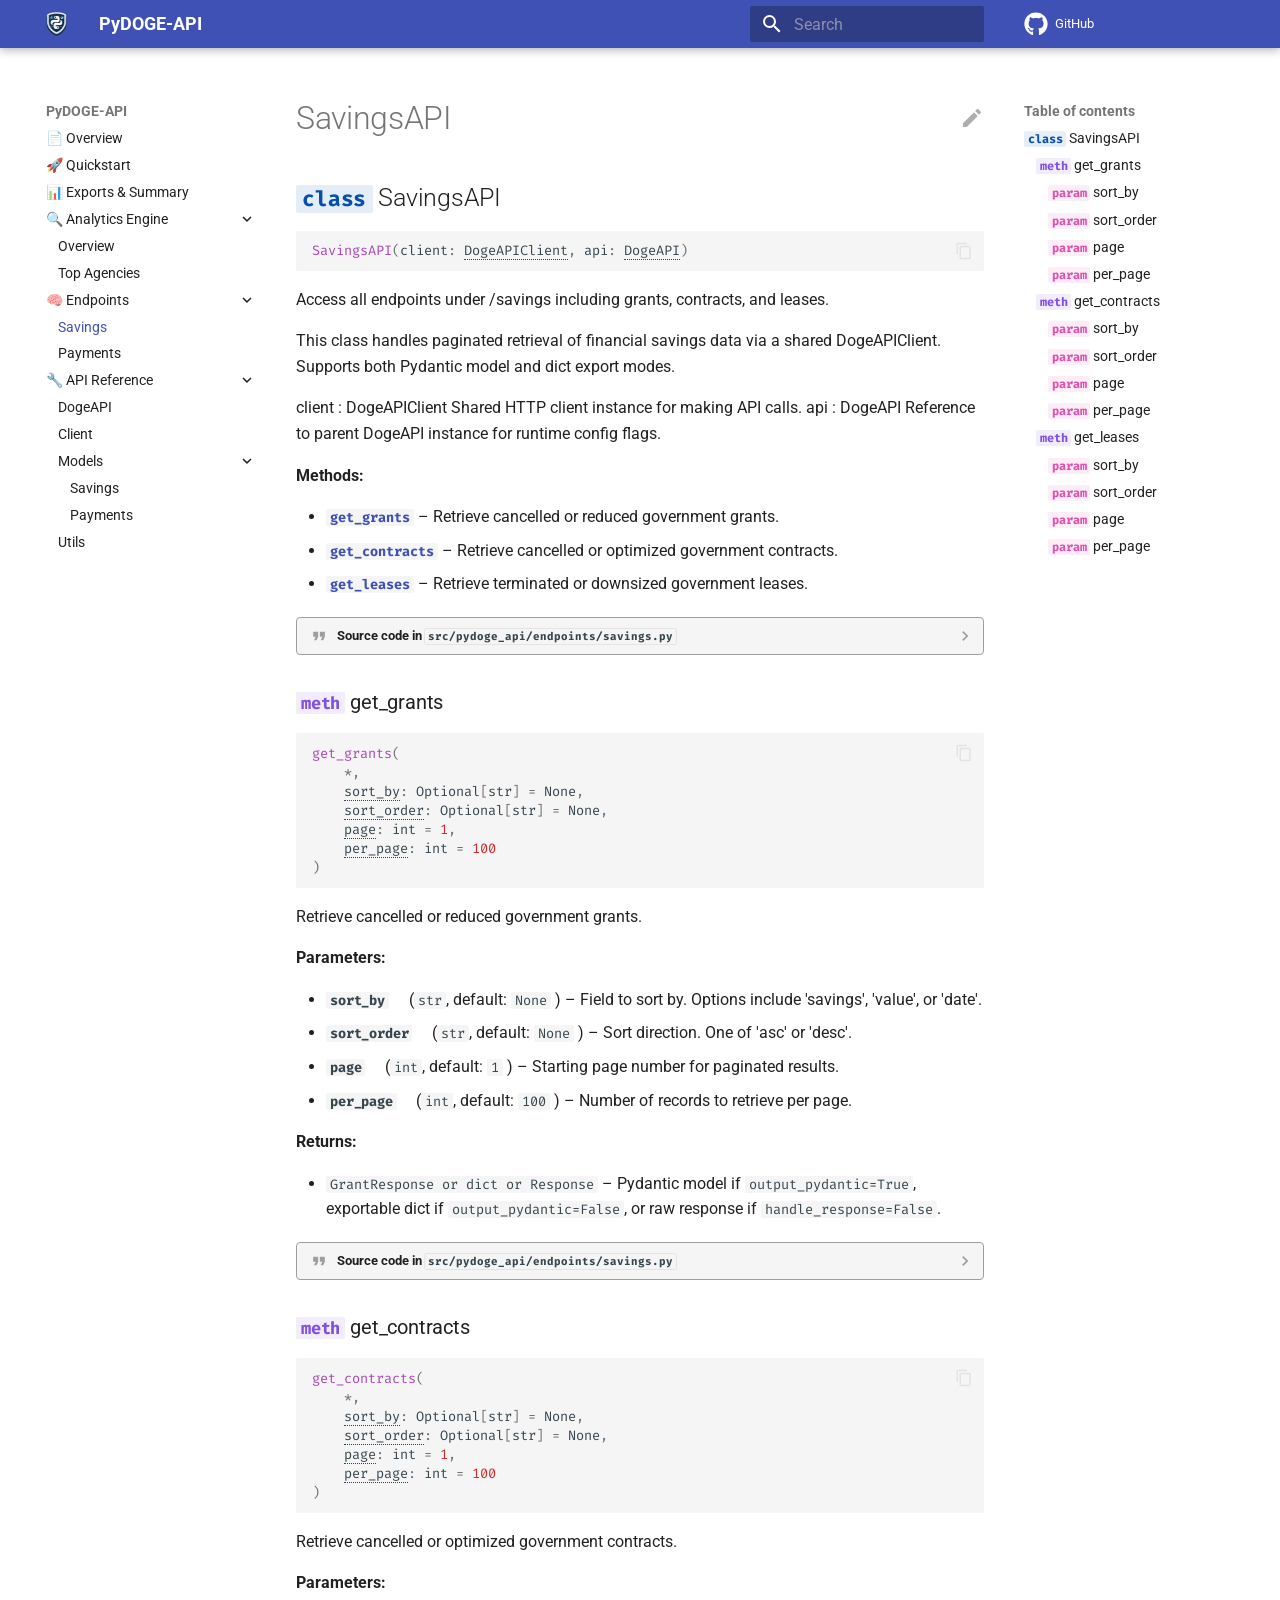
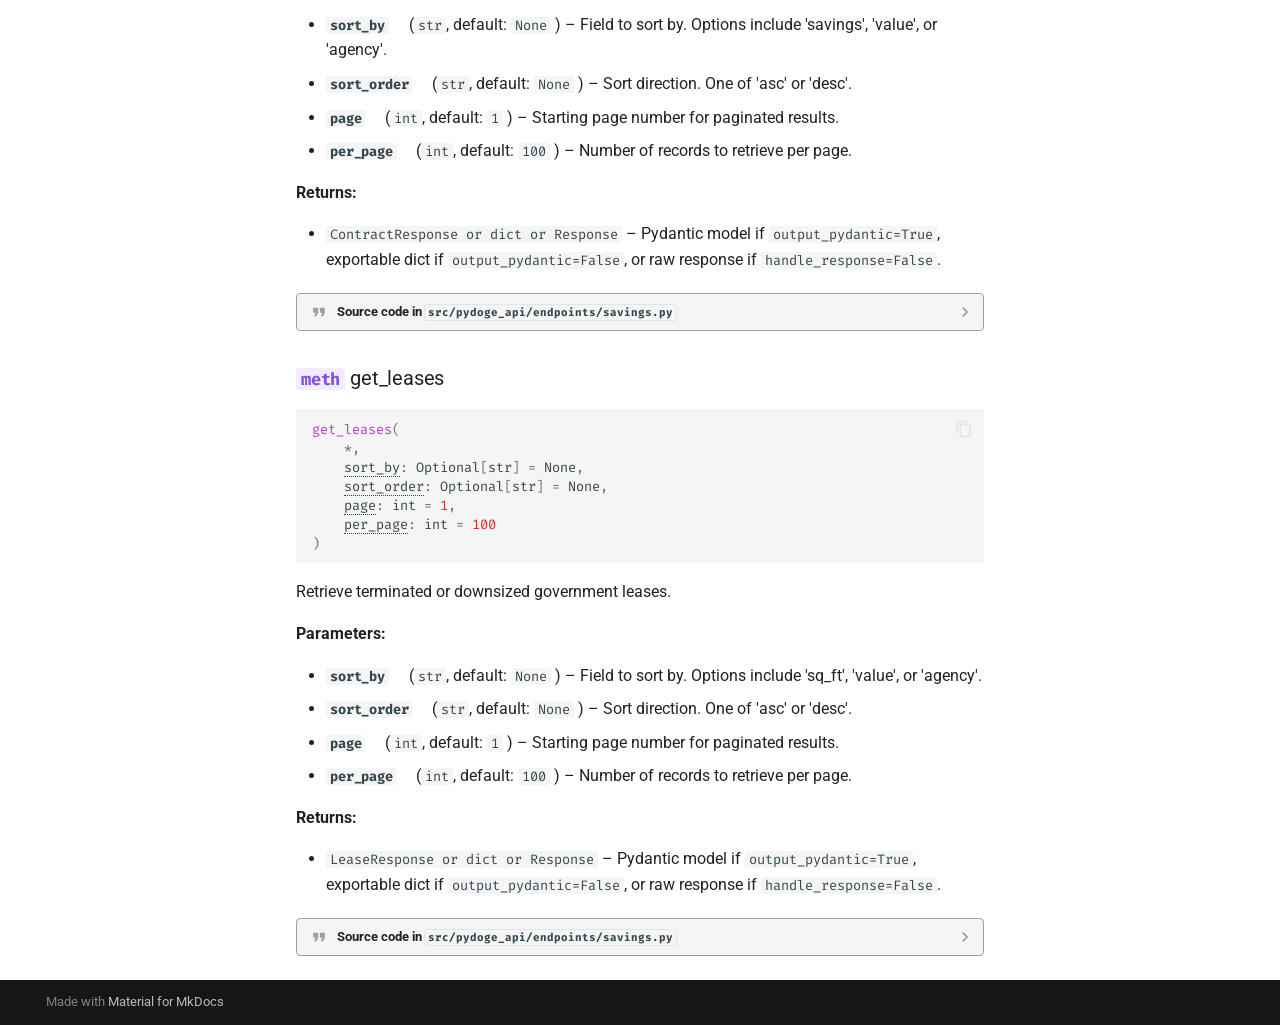
<file: reference/savings/index.html>
<!doctype html>
<html lang="en" class="no-js">
  <head>
    
      <meta charset="utf-8">
      <meta name="viewport" content="width=device-width,initial-scale=1">
      
        <meta name="description" content="A Python library to interact with DOGE API.">
      
      
        <meta name="author" content="Muhammad Hassan">
      
      
        <link rel="canonical" href="https://yourusername.github.io/pydoge-api/reference/savings/">
      
      
        <link rel="prev" href="../analytics_agencies/">
      
      
        <link rel="next" href="../payments/">
      
      
      <link rel="icon" href="../../img/favicon/favicon.ico">
      <meta name="generator" content="mkdocs-1.6.1, mkdocs-material-9.6.11">
    
    
      
        <title>Savings - PyDOGE-API</title>
      
    
    
      <link rel="stylesheet" href="../../assets/stylesheets/main.4af4bdda.min.css">
      
        
        <link rel="stylesheet" href="../../assets/stylesheets/palette.06af60db.min.css">
      
      


    
    
      
    
    
      
        
        
        <link rel="preconnect" href="https://fonts.gstatic.com" crossorigin>
        <link rel="stylesheet" href="https://fonts.googleapis.com/css?family=Roboto:300,300i,400,400i,700,700i%7CFira+Code:400,400i,700,700i&display=fallback">
        <style>:root{--md-text-font:"Roboto";--md-code-font:"Fira Code"}</style>
      
    
    
      <link rel="stylesheet" href="../../assets/_mkdocstrings.css">
    
    <script>__md_scope=new URL("../..",location),__md_hash=e=>[...e].reduce(((e,_)=>(e<<5)-e+_.charCodeAt(0)),0),__md_get=(e,_=localStorage,t=__md_scope)=>JSON.parse(_.getItem(t.pathname+"."+e)),__md_set=(e,_,t=localStorage,a=__md_scope)=>{try{t.setItem(a.pathname+"."+e,JSON.stringify(_))}catch(e){}}</script>
    
      

    
    
    
  </head>
  
  
    
    
      
    
    
    
    
    <body dir="ltr" data-md-color-scheme="default" data-md-color-primary="indigo" data-md-color-accent="indigo">
  
    
    <input class="md-toggle" data-md-toggle="drawer" type="checkbox" id="__drawer" autocomplete="off">
    <input class="md-toggle" data-md-toggle="search" type="checkbox" id="__search" autocomplete="off">
    <label class="md-overlay" for="__drawer"></label>
    <div data-md-component="skip">
      
        
        <a href="#savingsapi" class="md-skip">
          Skip to content
        </a>
      
    </div>
    <div data-md-component="announce">
      
    </div>
    
    
      

  

<header class="md-header md-header--shadow" data-md-component="header">
  <nav class="md-header__inner md-grid" aria-label="Header">
    <a href="../.." title="PyDOGE-API" class="md-header__button md-logo" aria-label="PyDOGE-API" data-md-component="logo">
      
  <img src="../../img/logo.PNG" alt="logo">

    </a>
    <label class="md-header__button md-icon" for="__drawer">
      
      <svg xmlns="http://www.w3.org/2000/svg" viewBox="0 0 24 24"><path d="M3 6h18v2H3zm0 5h18v2H3zm0 5h18v2H3z"/></svg>
    </label>
    <div class="md-header__title" data-md-component="header-title">
      <div class="md-header__ellipsis">
        <div class="md-header__topic">
          <span class="md-ellipsis">
            PyDOGE-API
          </span>
        </div>
        <div class="md-header__topic" data-md-component="header-topic">
          <span class="md-ellipsis">
            
              Savings
            
          </span>
        </div>
      </div>
    </div>
    
      
        <form class="md-header__option" data-md-component="palette">
  
    
    
    
    <input class="md-option" data-md-color-media="(prefers-color-scheme: light)" data-md-color-scheme="default" data-md-color-primary="indigo" data-md-color-accent="indigo"  aria-hidden="true"  type="radio" name="__palette" id="__palette_0">
    
  
    
    
    
    <input class="md-option" data-md-color-media="(prefers-color-scheme: dark)" data-md-color-scheme="slate" data-md-color-primary="indigo" data-md-color-accent="lime"  aria-hidden="true"  type="radio" name="__palette" id="__palette_1">
    
  
</form>
      
    
    
      <script>var palette=__md_get("__palette");if(palette&&palette.color){if("(prefers-color-scheme)"===palette.color.media){var media=matchMedia("(prefers-color-scheme: light)"),input=document.querySelector(media.matches?"[data-md-color-media='(prefers-color-scheme: light)']":"[data-md-color-media='(prefers-color-scheme: dark)']");palette.color.media=input.getAttribute("data-md-color-media"),palette.color.scheme=input.getAttribute("data-md-color-scheme"),palette.color.primary=input.getAttribute("data-md-color-primary"),palette.color.accent=input.getAttribute("data-md-color-accent")}for(var[key,value]of Object.entries(palette.color))document.body.setAttribute("data-md-color-"+key,value)}</script>
    
    
    
      
      
        <label class="md-header__button md-icon" for="__search">
          
          <svg xmlns="http://www.w3.org/2000/svg" viewBox="0 0 24 24"><path d="M9.5 3A6.5 6.5 0 0 1 16 9.5c0 1.61-.59 3.09-1.56 4.23l.27.27h.79l5 5-1.5 1.5-5-5v-.79l-.27-.27A6.52 6.52 0 0 1 9.5 16 6.5 6.5 0 0 1 3 9.5 6.5 6.5 0 0 1 9.5 3m0 2C7 5 5 7 5 9.5S7 14 9.5 14 14 12 14 9.5 12 5 9.5 5"/></svg>
        </label>
        <div class="md-search" data-md-component="search" role="dialog">
  <label class="md-search__overlay" for="__search"></label>
  <div class="md-search__inner" role="search">
    <form class="md-search__form" name="search">
      <input type="text" class="md-search__input" name="query" aria-label="Search" placeholder="Search" autocapitalize="off" autocorrect="off" autocomplete="off" spellcheck="false" data-md-component="search-query" required>
      <label class="md-search__icon md-icon" for="__search">
        
        <svg xmlns="http://www.w3.org/2000/svg" viewBox="0 0 24 24"><path d="M9.5 3A6.5 6.5 0 0 1 16 9.5c0 1.61-.59 3.09-1.56 4.23l.27.27h.79l5 5-1.5 1.5-5-5v-.79l-.27-.27A6.52 6.52 0 0 1 9.5 16 6.5 6.5 0 0 1 3 9.5 6.5 6.5 0 0 1 9.5 3m0 2C7 5 5 7 5 9.5S7 14 9.5 14 14 12 14 9.5 12 5 9.5 5"/></svg>
        
        <svg xmlns="http://www.w3.org/2000/svg" viewBox="0 0 24 24"><path d="M20 11v2H8l5.5 5.5-1.42 1.42L4.16 12l7.92-7.92L13.5 5.5 8 11z"/></svg>
      </label>
      <nav class="md-search__options" aria-label="Search">
        
          <a href="javascript:void(0)" class="md-search__icon md-icon" title="Share" aria-label="Share" data-clipboard data-clipboard-text="" data-md-component="search-share" tabindex="-1">
            
            <svg xmlns="http://www.w3.org/2000/svg" viewBox="0 0 24 24"><path d="M18 16.08c-.76 0-1.44.3-1.96.77L8.91 12.7c.05-.23.09-.46.09-.7s-.04-.47-.09-.7l7.05-4.11c.54.5 1.25.81 2.04.81a3 3 0 0 0 3-3 3 3 0 0 0-3-3 3 3 0 0 0-3 3c0 .24.04.47.09.7L8.04 9.81C7.5 9.31 6.79 9 6 9a3 3 0 0 0-3 3 3 3 0 0 0 3 3c.79 0 1.5-.31 2.04-.81l7.12 4.15c-.05.21-.08.43-.08.66 0 1.61 1.31 2.91 2.92 2.91s2.92-1.3 2.92-2.91A2.92 2.92 0 0 0 18 16.08"/></svg>
          </a>
        
        <button type="reset" class="md-search__icon md-icon" title="Clear" aria-label="Clear" tabindex="-1">
          
          <svg xmlns="http://www.w3.org/2000/svg" viewBox="0 0 24 24"><path d="M19 6.41 17.59 5 12 10.59 6.41 5 5 6.41 10.59 12 5 17.59 6.41 19 12 13.41 17.59 19 19 17.59 13.41 12z"/></svg>
        </button>
      </nav>
      
        <div class="md-search__suggest" data-md-component="search-suggest"></div>
      
    </form>
    <div class="md-search__output">
      <div class="md-search__scrollwrap" tabindex="0" data-md-scrollfix>
        <div class="md-search-result" data-md-component="search-result">
          <div class="md-search-result__meta">
            Initializing search
          </div>
          <ol class="md-search-result__list" role="presentation"></ol>
        </div>
      </div>
    </div>
  </div>
</div>
      
    
    
      <div class="md-header__source">
        <a href="https://github.com/ihassan8/pydoge-api" title="Go to repository" class="md-source" data-md-component="source">
  <div class="md-source__icon md-icon">
    
    <svg xmlns="http://www.w3.org/2000/svg" viewBox="0 0 496 512"><!--! Font Awesome Free 6.7.2 by @fontawesome - https://fontawesome.com License - https://fontawesome.com/license/free (Icons: CC BY 4.0, Fonts: SIL OFL 1.1, Code: MIT License) Copyright 2024 Fonticons, Inc.--><path d="M165.9 397.4c0 2-2.3 3.6-5.2 3.6-3.3.3-5.6-1.3-5.6-3.6 0-2 2.3-3.6 5.2-3.6 3-.3 5.6 1.3 5.6 3.6m-31.1-4.5c-.7 2 1.3 4.3 4.3 4.9 2.6 1 5.6 0 6.2-2s-1.3-4.3-4.3-5.2c-2.6-.7-5.5.3-6.2 2.3m44.2-1.7c-2.9.7-4.9 2.6-4.6 4.9.3 2 2.9 3.3 5.9 2.6 2.9-.7 4.9-2.6 4.6-4.6-.3-1.9-3-3.2-5.9-2.9M244.8 8C106.1 8 0 113.3 0 252c0 110.9 69.8 205.8 169.5 239.2 12.8 2.3 17.3-5.6 17.3-12.1 0-6.2-.3-40.4-.3-61.4 0 0-70 15-84.7-29.8 0 0-11.4-29.1-27.8-36.6 0 0-22.9-15.7 1.6-15.4 0 0 24.9 2 38.6 25.8 21.9 38.6 58.6 27.5 72.9 20.9 2.3-16 8.8-27.1 16-33.7-55.9-6.2-112.3-14.3-112.3-110.5 0-27.5 7.6-41.3 23.6-58.9-2.6-6.5-11.1-33.3 2.6-67.9 20.9-6.5 69 27 69 27 20-5.6 41.5-8.5 62.8-8.5s42.8 2.9 62.8 8.5c0 0 48.1-33.6 69-27 13.7 34.7 5.2 61.4 2.6 67.9 16 17.7 25.8 31.5 25.8 58.9 0 96.5-58.9 104.2-114.8 110.5 9.2 7.9 17 22.9 17 46.4 0 33.7-.3 75.4-.3 83.6 0 6.5 4.6 14.4 17.3 12.1C428.2 457.8 496 362.9 496 252 496 113.3 383.5 8 244.8 8M97.2 352.9c-1.3 1-1 3.3.7 5.2 1.6 1.6 3.9 2.3 5.2 1 1.3-1 1-3.3-.7-5.2-1.6-1.6-3.9-2.3-5.2-1m-10.8-8.1c-.7 1.3.3 2.9 2.3 3.9 1.6 1 3.6.7 4.3-.7.7-1.3-.3-2.9-2.3-3.9-2-.6-3.6-.3-4.3.7m32.4 35.6c-1.6 1.3-1 4.3 1.3 6.2 2.3 2.3 5.2 2.6 6.5 1 1.3-1.3.7-4.3-1.3-6.2-2.2-2.3-5.2-2.6-6.5-1m-11.4-14.7c-1.6 1-1.6 3.6 0 5.9s4.3 3.3 5.6 2.3c1.6-1.3 1.6-3.9 0-6.2-1.4-2.3-4-3.3-5.6-2"/></svg>
  </div>
  <div class="md-source__repository">
    GitHub
  </div>
</a>
      </div>
    
  </nav>
  
</header>
    
    <div class="md-container" data-md-component="container">
      
      
        
          
        
      
      <main class="md-main" data-md-component="main">
        <div class="md-main__inner md-grid">
          
            
              
              <div class="md-sidebar md-sidebar--primary" data-md-component="sidebar" data-md-type="navigation" >
                <div class="md-sidebar__scrollwrap">
                  <div class="md-sidebar__inner">
                    



<nav class="md-nav md-nav--primary" aria-label="Navigation" data-md-level="0">
  <label class="md-nav__title" for="__drawer">
    <a href="../.." title="PyDOGE-API" class="md-nav__button md-logo" aria-label="PyDOGE-API" data-md-component="logo">
      
  <img src="../../img/logo.PNG" alt="logo">

    </a>
    PyDOGE-API
  </label>
  
    <div class="md-nav__source">
      <a href="https://github.com/ihassan8/pydoge-api" title="Go to repository" class="md-source" data-md-component="source">
  <div class="md-source__icon md-icon">
    
    <svg xmlns="http://www.w3.org/2000/svg" viewBox="0 0 496 512"><!--! Font Awesome Free 6.7.2 by @fontawesome - https://fontawesome.com License - https://fontawesome.com/license/free (Icons: CC BY 4.0, Fonts: SIL OFL 1.1, Code: MIT License) Copyright 2024 Fonticons, Inc.--><path d="M165.9 397.4c0 2-2.3 3.6-5.2 3.6-3.3.3-5.6-1.3-5.6-3.6 0-2 2.3-3.6 5.2-3.6 3-.3 5.6 1.3 5.6 3.6m-31.1-4.5c-.7 2 1.3 4.3 4.3 4.9 2.6 1 5.6 0 6.2-2s-1.3-4.3-4.3-5.2c-2.6-.7-5.5.3-6.2 2.3m44.2-1.7c-2.9.7-4.9 2.6-4.6 4.9.3 2 2.9 3.3 5.9 2.6 2.9-.7 4.9-2.6 4.6-4.6-.3-1.9-3-3.2-5.9-2.9M244.8 8C106.1 8 0 113.3 0 252c0 110.9 69.8 205.8 169.5 239.2 12.8 2.3 17.3-5.6 17.3-12.1 0-6.2-.3-40.4-.3-61.4 0 0-70 15-84.7-29.8 0 0-11.4-29.1-27.8-36.6 0 0-22.9-15.7 1.6-15.4 0 0 24.9 2 38.6 25.8 21.9 38.6 58.6 27.5 72.9 20.9 2.3-16 8.8-27.1 16-33.7-55.9-6.2-112.3-14.3-112.3-110.5 0-27.5 7.6-41.3 23.6-58.9-2.6-6.5-11.1-33.3 2.6-67.9 20.9-6.5 69 27 69 27 20-5.6 41.5-8.5 62.8-8.5s42.8 2.9 62.8 8.5c0 0 48.1-33.6 69-27 13.7 34.7 5.2 61.4 2.6 67.9 16 17.7 25.8 31.5 25.8 58.9 0 96.5-58.9 104.2-114.8 110.5 9.2 7.9 17 22.9 17 46.4 0 33.7-.3 75.4-.3 83.6 0 6.5 4.6 14.4 17.3 12.1C428.2 457.8 496 362.9 496 252 496 113.3 383.5 8 244.8 8M97.2 352.9c-1.3 1-1 3.3.7 5.2 1.6 1.6 3.9 2.3 5.2 1 1.3-1 1-3.3-.7-5.2-1.6-1.6-3.9-2.3-5.2-1m-10.8-8.1c-.7 1.3.3 2.9 2.3 3.9 1.6 1 3.6.7 4.3-.7.7-1.3-.3-2.9-2.3-3.9-2-.6-3.6-.3-4.3.7m32.4 35.6c-1.6 1.3-1 4.3 1.3 6.2 2.3 2.3 5.2 2.6 6.5 1 1.3-1.3.7-4.3-1.3-6.2-2.2-2.3-5.2-2.6-6.5-1m-11.4-14.7c-1.6 1-1.6 3.6 0 5.9s4.3 3.3 5.6 2.3c1.6-1.3 1.6-3.9 0-6.2-1.4-2.3-4-3.3-5.6-2"/></svg>
  </div>
  <div class="md-source__repository">
    GitHub
  </div>
</a>
    </div>
  
  <ul class="md-nav__list" data-md-scrollfix>
    
      
      
  
  
  
  
    <li class="md-nav__item">
      <a href="../.." class="md-nav__link">
        
  
  
  <span class="md-ellipsis">
    📄 Overview
    
  </span>
  

      </a>
    </li>
  

    
      
      
  
  
  
  
    <li class="md-nav__item">
      <a href="../../usage/" class="md-nav__link">
        
  
  
  <span class="md-ellipsis">
    🚀 Quickstart
    
  </span>
  

      </a>
    </li>
  

    
      
      
  
  
  
  
    <li class="md-nav__item">
      <a href="../../usage_exports/" class="md-nav__link">
        
  
  
  <span class="md-ellipsis">
    📊 Exports & Summary
    
  </span>
  

      </a>
    </li>
  

    
      
      
  
  
  
  
    
    
    
    
    
    <li class="md-nav__item md-nav__item--nested">
      
        
        
          
        
        <input class="md-nav__toggle md-toggle md-toggle--indeterminate" type="checkbox" id="__nav_4" >
        
          
          <label class="md-nav__link" for="__nav_4" id="__nav_4_label" tabindex="0">
            
  
  
  <span class="md-ellipsis">
    🔍 Analytics Engine
    
  </span>
  

            <span class="md-nav__icon md-icon"></span>
          </label>
        
        <nav class="md-nav" data-md-level="1" aria-labelledby="__nav_4_label" aria-expanded="false">
          <label class="md-nav__title" for="__nav_4">
            <span class="md-nav__icon md-icon"></span>
            🔍 Analytics Engine
          </label>
          <ul class="md-nav__list" data-md-scrollfix>
            
              
                
  
  
  
  
    <li class="md-nav__item">
      <a href="../analytics/" class="md-nav__link">
        
  
  
  <span class="md-ellipsis">
    Overview
    
  </span>
  

      </a>
    </li>
  

              
            
              
                
  
  
  
  
    <li class="md-nav__item">
      <a href="../analytics_agencies/" class="md-nav__link">
        
  
  
  <span class="md-ellipsis">
    Top Agencies
    
  </span>
  

      </a>
    </li>
  

              
            
          </ul>
        </nav>
      
    </li>
  

    
      
      
  
  
    
  
  
  
    
    
    
    
    
    <li class="md-nav__item md-nav__item--active md-nav__item--nested">
      
        
        
        <input class="md-nav__toggle md-toggle " type="checkbox" id="__nav_5" checked>
        
          
          <label class="md-nav__link" for="__nav_5" id="__nav_5_label" tabindex="0">
            
  
  
  <span class="md-ellipsis">
    🧠 Endpoints
    
  </span>
  

            <span class="md-nav__icon md-icon"></span>
          </label>
        
        <nav class="md-nav" data-md-level="1" aria-labelledby="__nav_5_label" aria-expanded="true">
          <label class="md-nav__title" for="__nav_5">
            <span class="md-nav__icon md-icon"></span>
            🧠 Endpoints
          </label>
          <ul class="md-nav__list" data-md-scrollfix>
            
              
                
  
  
    
  
  
  
    <li class="md-nav__item md-nav__item--active">
      
      <input class="md-nav__toggle md-toggle" type="checkbox" id="__toc">
      
      
        
      
      
        <label class="md-nav__link md-nav__link--active" for="__toc">
          
  
  
  <span class="md-ellipsis">
    Savings
    
  </span>
  

          <span class="md-nav__icon md-icon"></span>
        </label>
      
      <a href="./" class="md-nav__link md-nav__link--active">
        
  
  
  <span class="md-ellipsis">
    Savings
    
  </span>
  

      </a>
      
        

<nav class="md-nav md-nav--secondary" aria-label="Table of contents">
  
  
  
    
  
  
    <label class="md-nav__title" for="__toc">
      <span class="md-nav__icon md-icon"></span>
      Table of contents
    </label>
    <ul class="md-nav__list" data-md-component="toc" data-md-scrollfix>
      
        <li class="md-nav__item">
  <a href="#pydoge_api.endpoints.savings.SavingsAPI" class="md-nav__link">
    <span class="md-ellipsis">
      <code class="doc-symbol doc-symbol-toc doc-symbol-class"></code>&nbsp;SavingsAPI
    </span>
  </a>
  
    <nav class="md-nav" aria-label=" SavingsAPI">
      <ul class="md-nav__list">
        
          <li class="md-nav__item">
  <a href="#pydoge_api.endpoints.savings.SavingsAPI.get_grants" class="md-nav__link">
    <span class="md-ellipsis">
      <code class="doc-symbol doc-symbol-toc doc-symbol-method"></code>&nbsp;get_grants
    </span>
  </a>
  
    <nav class="md-nav" aria-label=" get_grants">
      <ul class="md-nav__list">
        
          <li class="md-nav__item">
  <a href="#pydoge_api.endpoints.savings.SavingsAPI.get_grants(sort_by)" class="md-nav__link">
    <span class="md-ellipsis">
      <code class="doc-symbol doc-symbol-toc doc-symbol-parameter"></code>&nbsp;sort_by
    </span>
  </a>
  
</li>
        
          <li class="md-nav__item">
  <a href="#pydoge_api.endpoints.savings.SavingsAPI.get_grants(sort_order)" class="md-nav__link">
    <span class="md-ellipsis">
      <code class="doc-symbol doc-symbol-toc doc-symbol-parameter"></code>&nbsp;sort_order
    </span>
  </a>
  
</li>
        
          <li class="md-nav__item">
  <a href="#pydoge_api.endpoints.savings.SavingsAPI.get_grants(page)" class="md-nav__link">
    <span class="md-ellipsis">
      <code class="doc-symbol doc-symbol-toc doc-symbol-parameter"></code>&nbsp;page
    </span>
  </a>
  
</li>
        
          <li class="md-nav__item">
  <a href="#pydoge_api.endpoints.savings.SavingsAPI.get_grants(per_page)" class="md-nav__link">
    <span class="md-ellipsis">
      <code class="doc-symbol doc-symbol-toc doc-symbol-parameter"></code>&nbsp;per_page
    </span>
  </a>
  
</li>
        
      </ul>
    </nav>
  
</li>
        
          <li class="md-nav__item">
  <a href="#pydoge_api.endpoints.savings.SavingsAPI.get_contracts" class="md-nav__link">
    <span class="md-ellipsis">
      <code class="doc-symbol doc-symbol-toc doc-symbol-method"></code>&nbsp;get_contracts
    </span>
  </a>
  
    <nav class="md-nav" aria-label=" get_contracts">
      <ul class="md-nav__list">
        
          <li class="md-nav__item">
  <a href="#pydoge_api.endpoints.savings.SavingsAPI.get_contracts(sort_by)" class="md-nav__link">
    <span class="md-ellipsis">
      <code class="doc-symbol doc-symbol-toc doc-symbol-parameter"></code>&nbsp;sort_by
    </span>
  </a>
  
</li>
        
          <li class="md-nav__item">
  <a href="#pydoge_api.endpoints.savings.SavingsAPI.get_contracts(sort_order)" class="md-nav__link">
    <span class="md-ellipsis">
      <code class="doc-symbol doc-symbol-toc doc-symbol-parameter"></code>&nbsp;sort_order
    </span>
  </a>
  
</li>
        
          <li class="md-nav__item">
  <a href="#pydoge_api.endpoints.savings.SavingsAPI.get_contracts(page)" class="md-nav__link">
    <span class="md-ellipsis">
      <code class="doc-symbol doc-symbol-toc doc-symbol-parameter"></code>&nbsp;page
    </span>
  </a>
  
</li>
        
          <li class="md-nav__item">
  <a href="#pydoge_api.endpoints.savings.SavingsAPI.get_contracts(per_page)" class="md-nav__link">
    <span class="md-ellipsis">
      <code class="doc-symbol doc-symbol-toc doc-symbol-parameter"></code>&nbsp;per_page
    </span>
  </a>
  
</li>
        
      </ul>
    </nav>
  
</li>
        
          <li class="md-nav__item">
  <a href="#pydoge_api.endpoints.savings.SavingsAPI.get_leases" class="md-nav__link">
    <span class="md-ellipsis">
      <code class="doc-symbol doc-symbol-toc doc-symbol-method"></code>&nbsp;get_leases
    </span>
  </a>
  
    <nav class="md-nav" aria-label=" get_leases">
      <ul class="md-nav__list">
        
          <li class="md-nav__item">
  <a href="#pydoge_api.endpoints.savings.SavingsAPI.get_leases(sort_by)" class="md-nav__link">
    <span class="md-ellipsis">
      <code class="doc-symbol doc-symbol-toc doc-symbol-parameter"></code>&nbsp;sort_by
    </span>
  </a>
  
</li>
        
          <li class="md-nav__item">
  <a href="#pydoge_api.endpoints.savings.SavingsAPI.get_leases(sort_order)" class="md-nav__link">
    <span class="md-ellipsis">
      <code class="doc-symbol doc-symbol-toc doc-symbol-parameter"></code>&nbsp;sort_order
    </span>
  </a>
  
</li>
        
          <li class="md-nav__item">
  <a href="#pydoge_api.endpoints.savings.SavingsAPI.get_leases(page)" class="md-nav__link">
    <span class="md-ellipsis">
      <code class="doc-symbol doc-symbol-toc doc-symbol-parameter"></code>&nbsp;page
    </span>
  </a>
  
</li>
        
          <li class="md-nav__item">
  <a href="#pydoge_api.endpoints.savings.SavingsAPI.get_leases(per_page)" class="md-nav__link">
    <span class="md-ellipsis">
      <code class="doc-symbol doc-symbol-toc doc-symbol-parameter"></code>&nbsp;per_page
    </span>
  </a>
  
</li>
        
      </ul>
    </nav>
  
</li>
        
      </ul>
    </nav>
  
</li>
      
    </ul>
  
</nav>
      
    </li>
  

              
            
              
                
  
  
  
  
    <li class="md-nav__item">
      <a href="../payments/" class="md-nav__link">
        
  
  
  <span class="md-ellipsis">
    Payments
    
  </span>
  

      </a>
    </li>
  

              
            
          </ul>
        </nav>
      
    </li>
  

    
      
      
  
  
  
  
    
    
    
    
    
    <li class="md-nav__item md-nav__item--nested">
      
        
        
          
        
        <input class="md-nav__toggle md-toggle md-toggle--indeterminate" type="checkbox" id="__nav_6" >
        
          
          <label class="md-nav__link" for="__nav_6" id="__nav_6_label" tabindex="0">
            
  
  
  <span class="md-ellipsis">
    🔧 API Reference
    
  </span>
  

            <span class="md-nav__icon md-icon"></span>
          </label>
        
        <nav class="md-nav" data-md-level="1" aria-labelledby="__nav_6_label" aria-expanded="false">
          <label class="md-nav__title" for="__nav_6">
            <span class="md-nav__icon md-icon"></span>
            🔧 API Reference
          </label>
          <ul class="md-nav__list" data-md-scrollfix>
            
              
                
  
  
  
  
    <li class="md-nav__item">
      <a href="../api/" class="md-nav__link">
        
  
  
  <span class="md-ellipsis">
    DogeAPI
    
  </span>
  

      </a>
    </li>
  

              
            
              
                
  
  
  
  
    <li class="md-nav__item">
      <a href="../client/" class="md-nav__link">
        
  
  
  <span class="md-ellipsis">
    Client
    
  </span>
  

      </a>
    </li>
  

              
            
              
                
  
  
  
  
    
    
    
    
    
    <li class="md-nav__item md-nav__item--nested">
      
        
        
          
        
        <input class="md-nav__toggle md-toggle md-toggle--indeterminate" type="checkbox" id="__nav_6_3" >
        
          
          <label class="md-nav__link" for="__nav_6_3" id="__nav_6_3_label" tabindex="0">
            
  
  
  <span class="md-ellipsis">
    Models
    
  </span>
  

            <span class="md-nav__icon md-icon"></span>
          </label>
        
        <nav class="md-nav" data-md-level="2" aria-labelledby="__nav_6_3_label" aria-expanded="false">
          <label class="md-nav__title" for="__nav_6_3">
            <span class="md-nav__icon md-icon"></span>
            Models
          </label>
          <ul class="md-nav__list" data-md-scrollfix>
            
              
                
  
  
  
  
    <li class="md-nav__item">
      <a href="../models_savings/" class="md-nav__link">
        
  
  
  <span class="md-ellipsis">
    Savings
    
  </span>
  

      </a>
    </li>
  

              
            
              
                
  
  
  
  
    <li class="md-nav__item">
      <a href="../models_payments/" class="md-nav__link">
        
  
  
  <span class="md-ellipsis">
    Payments
    
  </span>
  

      </a>
    </li>
  

              
            
          </ul>
        </nav>
      
    </li>
  

              
            
              
                
  
  
  
  
    <li class="md-nav__item">
      <a href="../utils_export/" class="md-nav__link">
        
  
  
  <span class="md-ellipsis">
    Utils
    
  </span>
  

      </a>
    </li>
  

              
            
          </ul>
        </nav>
      
    </li>
  

    
  </ul>
</nav>
                  </div>
                </div>
              </div>
            
            
              
              <div class="md-sidebar md-sidebar--secondary" data-md-component="sidebar" data-md-type="toc" >
                <div class="md-sidebar__scrollwrap">
                  <div class="md-sidebar__inner">
                    

<nav class="md-nav md-nav--secondary" aria-label="Table of contents">
  
  
  
    
  
  
    <label class="md-nav__title" for="__toc">
      <span class="md-nav__icon md-icon"></span>
      Table of contents
    </label>
    <ul class="md-nav__list" data-md-component="toc" data-md-scrollfix>
      
        <li class="md-nav__item">
  <a href="#pydoge_api.endpoints.savings.SavingsAPI" class="md-nav__link">
    <span class="md-ellipsis">
      <code class="doc-symbol doc-symbol-toc doc-symbol-class"></code>&nbsp;SavingsAPI
    </span>
  </a>
  
    <nav class="md-nav" aria-label=" SavingsAPI">
      <ul class="md-nav__list">
        
          <li class="md-nav__item">
  <a href="#pydoge_api.endpoints.savings.SavingsAPI.get_grants" class="md-nav__link">
    <span class="md-ellipsis">
      <code class="doc-symbol doc-symbol-toc doc-symbol-method"></code>&nbsp;get_grants
    </span>
  </a>
  
    <nav class="md-nav" aria-label=" get_grants">
      <ul class="md-nav__list">
        
          <li class="md-nav__item">
  <a href="#pydoge_api.endpoints.savings.SavingsAPI.get_grants(sort_by)" class="md-nav__link">
    <span class="md-ellipsis">
      <code class="doc-symbol doc-symbol-toc doc-symbol-parameter"></code>&nbsp;sort_by
    </span>
  </a>
  
</li>
        
          <li class="md-nav__item">
  <a href="#pydoge_api.endpoints.savings.SavingsAPI.get_grants(sort_order)" class="md-nav__link">
    <span class="md-ellipsis">
      <code class="doc-symbol doc-symbol-toc doc-symbol-parameter"></code>&nbsp;sort_order
    </span>
  </a>
  
</li>
        
          <li class="md-nav__item">
  <a href="#pydoge_api.endpoints.savings.SavingsAPI.get_grants(page)" class="md-nav__link">
    <span class="md-ellipsis">
      <code class="doc-symbol doc-symbol-toc doc-symbol-parameter"></code>&nbsp;page
    </span>
  </a>
  
</li>
        
          <li class="md-nav__item">
  <a href="#pydoge_api.endpoints.savings.SavingsAPI.get_grants(per_page)" class="md-nav__link">
    <span class="md-ellipsis">
      <code class="doc-symbol doc-symbol-toc doc-symbol-parameter"></code>&nbsp;per_page
    </span>
  </a>
  
</li>
        
      </ul>
    </nav>
  
</li>
        
          <li class="md-nav__item">
  <a href="#pydoge_api.endpoints.savings.SavingsAPI.get_contracts" class="md-nav__link">
    <span class="md-ellipsis">
      <code class="doc-symbol doc-symbol-toc doc-symbol-method"></code>&nbsp;get_contracts
    </span>
  </a>
  
    <nav class="md-nav" aria-label=" get_contracts">
      <ul class="md-nav__list">
        
          <li class="md-nav__item">
  <a href="#pydoge_api.endpoints.savings.SavingsAPI.get_contracts(sort_by)" class="md-nav__link">
    <span class="md-ellipsis">
      <code class="doc-symbol doc-symbol-toc doc-symbol-parameter"></code>&nbsp;sort_by
    </span>
  </a>
  
</li>
        
          <li class="md-nav__item">
  <a href="#pydoge_api.endpoints.savings.SavingsAPI.get_contracts(sort_order)" class="md-nav__link">
    <span class="md-ellipsis">
      <code class="doc-symbol doc-symbol-toc doc-symbol-parameter"></code>&nbsp;sort_order
    </span>
  </a>
  
</li>
        
          <li class="md-nav__item">
  <a href="#pydoge_api.endpoints.savings.SavingsAPI.get_contracts(page)" class="md-nav__link">
    <span class="md-ellipsis">
      <code class="doc-symbol doc-symbol-toc doc-symbol-parameter"></code>&nbsp;page
    </span>
  </a>
  
</li>
        
          <li class="md-nav__item">
  <a href="#pydoge_api.endpoints.savings.SavingsAPI.get_contracts(per_page)" class="md-nav__link">
    <span class="md-ellipsis">
      <code class="doc-symbol doc-symbol-toc doc-symbol-parameter"></code>&nbsp;per_page
    </span>
  </a>
  
</li>
        
      </ul>
    </nav>
  
</li>
        
          <li class="md-nav__item">
  <a href="#pydoge_api.endpoints.savings.SavingsAPI.get_leases" class="md-nav__link">
    <span class="md-ellipsis">
      <code class="doc-symbol doc-symbol-toc doc-symbol-method"></code>&nbsp;get_leases
    </span>
  </a>
  
    <nav class="md-nav" aria-label=" get_leases">
      <ul class="md-nav__list">
        
          <li class="md-nav__item">
  <a href="#pydoge_api.endpoints.savings.SavingsAPI.get_leases(sort_by)" class="md-nav__link">
    <span class="md-ellipsis">
      <code class="doc-symbol doc-symbol-toc doc-symbol-parameter"></code>&nbsp;sort_by
    </span>
  </a>
  
</li>
        
          <li class="md-nav__item">
  <a href="#pydoge_api.endpoints.savings.SavingsAPI.get_leases(sort_order)" class="md-nav__link">
    <span class="md-ellipsis">
      <code class="doc-symbol doc-symbol-toc doc-symbol-parameter"></code>&nbsp;sort_order
    </span>
  </a>
  
</li>
        
          <li class="md-nav__item">
  <a href="#pydoge_api.endpoints.savings.SavingsAPI.get_leases(page)" class="md-nav__link">
    <span class="md-ellipsis">
      <code class="doc-symbol doc-symbol-toc doc-symbol-parameter"></code>&nbsp;page
    </span>
  </a>
  
</li>
        
          <li class="md-nav__item">
  <a href="#pydoge_api.endpoints.savings.SavingsAPI.get_leases(per_page)" class="md-nav__link">
    <span class="md-ellipsis">
      <code class="doc-symbol doc-symbol-toc doc-symbol-parameter"></code>&nbsp;per_page
    </span>
  </a>
  
</li>
        
      </ul>
    </nav>
  
</li>
        
      </ul>
    </nav>
  
</li>
      
    </ul>
  
</nav>
                  </div>
                </div>
              </div>
            
          
          
            <div class="md-content" data-md-component="content">
              <article class="md-content__inner md-typeset">
                
                  


  
    <a href="https://github.com/ihassan8/pydoge-api/edit/master/docs/reference/savings.md" title="Edit this page" class="md-content__button md-icon">
      
      <svg xmlns="http://www.w3.org/2000/svg" viewBox="0 0 24 24"><path d="M20.71 7.04c.39-.39.39-1.04 0-1.41l-2.34-2.34c-.37-.39-1.02-.39-1.41 0l-1.84 1.83 3.75 3.75M3 17.25V21h3.75L17.81 9.93l-3.75-3.75z"/></svg>
    </a>
  
  


<h1 id="savingsapi">SavingsAPI<a class="headerlink" href="#savingsapi" title="Permanent link">&para;</a></h1>


<div class="doc doc-object doc-class">



<h2 id="pydoge_api.endpoints.savings.SavingsAPI" class="doc doc-heading">
<code class="doc-symbol doc-symbol-heading doc-symbol-class"></code>            <span class="doc doc-object-name doc-class-name">SavingsAPI</span>


<a href="#pydoge_api.endpoints.savings.SavingsAPI" class="headerlink" title="Permanent link">&para;</a></h2>
<div class="doc-signature highlight"><pre><span></span><code><span class="nf">SavingsAPI</span><span class="p">(</span><span class="n"><span title="pydoge_api.endpoints.savings.SavingsAPI(client)">client</span></span><span class="p">:</span> <span class="n"><a class="autorefs autorefs-internal" title="            DogeAPIClient (pydoge_api.client.DogeAPIClient)" href="../client/#pydoge_api.client.DogeAPIClient">DogeAPIClient</a></span><span class="p">,</span> <span class="n"><span title="pydoge_api.endpoints.savings.SavingsAPI(api)">api</span></span><span class="p">:</span> <span class="n"><a class="autorefs autorefs-internal" title="            DogeAPI (pydoge_api.api.DogeAPI)" href="../api/#pydoge_api.api.DogeAPI">DogeAPI</a></span><span class="p">)</span>
</code></pre></div>

    <div class="doc doc-contents first">


        <p>Access all endpoints under /savings including grants, contracts, and leases.</p>
<p>This class handles paginated retrieval of financial savings data via a shared
DogeAPIClient. Supports both Pydantic model and dict export modes.</p>

        <p>client : DogeAPIClient
    Shared HTTP client instance for making API calls.
api : DogeAPI
    Reference to parent DogeAPI instance for runtime config flags.</p>

          









<p><span class="doc-section-title">Methods:</span></p>
    <ul>
          <li class="doc-section-item field-body">
            <b><code><a class="autorefs autorefs-internal" title="            get_grants (pydoge_api.endpoints.savings.SavingsAPI.get_grants)" href="#pydoge_api.endpoints.savings.SavingsAPI.get_grants">get_grants</a></code></b>
            –
            <div class="doc-md-description">
              <p>Retrieve cancelled or reduced government grants.</p>
            </div>
          </li>
          <li class="doc-section-item field-body">
            <b><code><a class="autorefs autorefs-internal" title="            get_contracts (pydoge_api.endpoints.savings.SavingsAPI.get_contracts)" href="#pydoge_api.endpoints.savings.SavingsAPI.get_contracts">get_contracts</a></code></b>
            –
            <div class="doc-md-description">
              <p>Retrieve cancelled or optimized government contracts.</p>
            </div>
          </li>
          <li class="doc-section-item field-body">
            <b><code><a class="autorefs autorefs-internal" title="            get_leases (pydoge_api.endpoints.savings.SavingsAPI.get_leases)" href="#pydoge_api.endpoints.savings.SavingsAPI.get_leases">get_leases</a></code></b>
            –
            <div class="doc-md-description">
              <p>Retrieve terminated or downsized government leases.</p>
            </div>
          </li>
    </ul>



                  <details class="quote">
                    <summary>Source code in <code>src/pydoge_api/endpoints/savings.py</code></summary>
                    <div class="highlight"><table class="highlighttable"><tr><td class="linenos"><div class="linenodiv"><pre><span></span><span class="normal">20</span>
<span class="normal">21</span>
<span class="normal">22</span>
<span class="normal">23</span>
<span class="normal">24</span>
<span class="normal">25</span>
<span class="normal">26</span>
<span class="normal">27</span>
<span class="normal">28</span>
<span class="normal">29</span>
<span class="normal">30</span></pre></div></td><td class="code"><div><pre><span></span><code><span class="k">def</span><span class="w"> </span><span class="fm">__init__</span><span class="p">(</span><span class="bp">self</span><span class="p">,</span> <span class="n">client</span><span class="p">:</span> <span class="n">DogeAPIClient</span><span class="p">,</span> <span class="n">api</span><span class="p">:</span> <span class="s1">&#39;DogeAPI&#39;</span><span class="p">):</span>
<span class="w">    </span><span class="sd">&quot;&quot;&quot;</span>
<span class="sd">    Parameters</span>
<span class="sd">    ----------</span>
<span class="sd">    client : DogeAPIClient</span>
<span class="sd">        Shared HTTP client instance for making API calls.</span>
<span class="sd">    api : DogeAPI</span>
<span class="sd">        Reference to parent DogeAPI instance for runtime config flags.</span>
<span class="sd">    &quot;&quot;&quot;</span>
    <span class="bp">self</span><span class="o">.</span><span class="n">client</span> <span class="o">=</span> <span class="n">client</span>
    <span class="bp">self</span><span class="o">.</span><span class="n">api</span> <span class="o">=</span> <span class="n">api</span>
</code></pre></div></td></tr></table></div>
                  </details>



  <div class="doc doc-children">









<div class="doc doc-object doc-function">


<h3 id="pydoge_api.endpoints.savings.SavingsAPI.get_grants" class="doc doc-heading">
<code class="doc-symbol doc-symbol-heading doc-symbol-method"></code>            <span class="doc doc-object-name doc-function-name">get_grants</span>


<a href="#pydoge_api.endpoints.savings.SavingsAPI.get_grants" class="headerlink" title="Permanent link">&para;</a></h3>
<div class="doc-signature highlight"><pre><span></span><code><span class="nf">get_grants</span><span class="p">(</span>
    <span class="o">*</span><span class="p">,</span>
    <span class="n"><a class="autorefs autorefs-internal" title="sort_by (pydoge_api.endpoints.savings.SavingsAPI.get_grants(sort_by))" href="#pydoge_api.endpoints.savings.SavingsAPI.get_grants(sort_by)">sort_by</a></span><span class="p">:</span> <span class="n"><span title="typing.Optional">Optional</span></span><span class="p">[</span><span class="n"><span title="str">str</span></span><span class="p">]</span> <span class="o">=</span> <span class="kc">None</span><span class="p">,</span>
    <span class="n"><a class="autorefs autorefs-internal" title="sort_order (pydoge_api.endpoints.savings.SavingsAPI.get_grants(sort_order))" href="#pydoge_api.endpoints.savings.SavingsAPI.get_grants(sort_order)">sort_order</a></span><span class="p">:</span> <span class="n"><span title="typing.Optional">Optional</span></span><span class="p">[</span><span class="n"><span title="str">str</span></span><span class="p">]</span> <span class="o">=</span> <span class="kc">None</span><span class="p">,</span>
    <span class="n"><a class="autorefs autorefs-internal" title="page (pydoge_api.endpoints.savings.SavingsAPI.get_grants(page))" href="#pydoge_api.endpoints.savings.SavingsAPI.get_grants(page)">page</a></span><span class="p">:</span> <span class="n"><span title="int">int</span></span> <span class="o">=</span> <span class="mi">1</span><span class="p">,</span>
    <span class="n"><a class="autorefs autorefs-internal" title="per_page (pydoge_api.endpoints.savings.SavingsAPI.get_grants(per_page))" href="#pydoge_api.endpoints.savings.SavingsAPI.get_grants(per_page)">per_page</a></span><span class="p">:</span> <span class="n"><span title="int">int</span></span> <span class="o">=</span> <span class="mi">100</span>
<span class="p">)</span>
</code></pre></div>

    <div class="doc doc-contents ">

        <p>Retrieve cancelled or reduced government grants.</p>


<p><span class="doc-section-title">Parameters:</span></p>
    <ul>
        <li class="doc-section-item field-body">
<h4 id="pydoge_api.endpoints.savings.SavingsAPI.get_grants(sort_by)" class="doc doc-heading doc-heading-parameter">              <b><code>sort_by</code></b>
<a href="#pydoge_api.endpoints.savings.SavingsAPI.get_grants(sort_by)" class="headerlink" title="Permanent link">&para;</a></h4>              (<code><span title="str">str</span></code>, default:
                  <code>None</code>
)
          –
          <div class="doc-md-description">
            <p>Field to sort by. Options include 'savings', 'value', or 'date'.</p>
          </div>
        </li>
        <li class="doc-section-item field-body">
<h4 id="pydoge_api.endpoints.savings.SavingsAPI.get_grants(sort_order)" class="doc doc-heading doc-heading-parameter">              <b><code>sort_order</code></b>
<a href="#pydoge_api.endpoints.savings.SavingsAPI.get_grants(sort_order)" class="headerlink" title="Permanent link">&para;</a></h4>              (<code><span title="str">str</span></code>, default:
                  <code>None</code>
)
          –
          <div class="doc-md-description">
            <p>Sort direction. One of 'asc' or 'desc'.</p>
          </div>
        </li>
        <li class="doc-section-item field-body">
<h4 id="pydoge_api.endpoints.savings.SavingsAPI.get_grants(page)" class="doc doc-heading doc-heading-parameter">              <b><code>page</code></b>
<a href="#pydoge_api.endpoints.savings.SavingsAPI.get_grants(page)" class="headerlink" title="Permanent link">&para;</a></h4>              (<code><span title="int">int</span></code>, default:
                  <code>1</code>
)
          –
          <div class="doc-md-description">
            <p>Starting page number for paginated results.</p>
          </div>
        </li>
        <li class="doc-section-item field-body">
<h4 id="pydoge_api.endpoints.savings.SavingsAPI.get_grants(per_page)" class="doc doc-heading doc-heading-parameter">              <b><code>per_page</code></b>
<a href="#pydoge_api.endpoints.savings.SavingsAPI.get_grants(per_page)" class="headerlink" title="Permanent link">&para;</a></h4>              (<code><span title="int">int</span></code>, default:
                  <code>100</code>
)
          –
          <div class="doc-md-description">
            <p>Number of records to retrieve per page.</p>
          </div>
        </li>
    </ul>


<p><span class="doc-section-title">Returns:</span></p>
    <ul>
        <li class="doc-section-item field-body">
              <code><span title="pydoge_api.models.savings.GrantResponse">GrantResponse</span> or <span title="dict">dict</span> or <span title="httpx.Response">Response</span></code>
          –
          <div class="doc-md-description">
            <p>Pydantic model if <code>output_pydantic=True</code>,
exportable dict if <code>output_pydantic=False</code>,
or raw response if <code>handle_response=False</code>.</p>
          </div>
        </li>
    </ul>

          

            <details class="quote">
              <summary>Source code in <code>src/pydoge_api/endpoints/savings.py</code></summary>
              <div class="highlight"><table class="highlighttable"><tr><td class="linenos"><div class="linenodiv"><pre><span></span><span class="normal">32</span>
<span class="normal">33</span>
<span class="normal">34</span>
<span class="normal">35</span>
<span class="normal">36</span>
<span class="normal">37</span>
<span class="normal">38</span>
<span class="normal">39</span>
<span class="normal">40</span>
<span class="normal">41</span>
<span class="normal">42</span>
<span class="normal">43</span>
<span class="normal">44</span>
<span class="normal">45</span>
<span class="normal">46</span>
<span class="normal">47</span>
<span class="normal">48</span>
<span class="normal">49</span>
<span class="normal">50</span>
<span class="normal">51</span>
<span class="normal">52</span>
<span class="normal">53</span>
<span class="normal">54</span>
<span class="normal">55</span>
<span class="normal">56</span>
<span class="normal">57</span>
<span class="normal">58</span>
<span class="normal">59</span>
<span class="normal">60</span>
<span class="normal">61</span>
<span class="normal">62</span>
<span class="normal">63</span>
<span class="normal">64</span>
<span class="normal">65</span>
<span class="normal">66</span>
<span class="normal">67</span>
<span class="normal">68</span>
<span class="normal">69</span>
<span class="normal">70</span>
<span class="normal">71</span>
<span class="normal">72</span>
<span class="normal">73</span>
<span class="normal">74</span>
<span class="normal">75</span>
<span class="normal">76</span>
<span class="normal">77</span>
<span class="normal">78</span></pre></div></td><td class="code"><div><pre><span></span><code><span class="k">def</span><span class="w"> </span><span class="nf">get_grants</span><span class="p">(</span>
    <span class="bp">self</span><span class="p">,</span>
    <span class="o">*</span><span class="p">,</span>
    <span class="n">sort_by</span><span class="p">:</span> <span class="n">Optional</span><span class="p">[</span><span class="nb">str</span><span class="p">]</span> <span class="o">=</span> <span class="kc">None</span><span class="p">,</span>
    <span class="n">sort_order</span><span class="p">:</span> <span class="n">Optional</span><span class="p">[</span><span class="nb">str</span><span class="p">]</span> <span class="o">=</span> <span class="kc">None</span><span class="p">,</span>
    <span class="n">page</span><span class="p">:</span> <span class="nb">int</span> <span class="o">=</span> <span class="mi">1</span><span class="p">,</span>
    <span class="n">per_page</span><span class="p">:</span> <span class="nb">int</span> <span class="o">=</span> <span class="mi">100</span>
<span class="p">):</span>
<span class="w">    </span><span class="sd">&quot;&quot;&quot;</span>
<span class="sd">    Retrieve cancelled or reduced government grants.</span>

<span class="sd">    Parameters</span>
<span class="sd">    ----------</span>
<span class="sd">    sort_by : str, optional</span>
<span class="sd">        Field to sort by. Options include &#39;savings&#39;, &#39;value&#39;, or &#39;date&#39;.</span>
<span class="sd">    sort_order : str, optional</span>
<span class="sd">        Sort direction. One of &#39;asc&#39; or &#39;desc&#39;.</span>
<span class="sd">    page : int, default=1</span>
<span class="sd">        Starting page number for paginated results.</span>
<span class="sd">    per_page : int, default=100</span>
<span class="sd">        Number of records to retrieve per page.</span>

<span class="sd">    Returns</span>
<span class="sd">    -------</span>
<span class="sd">    GrantResponse or dict or httpx.Response</span>
<span class="sd">        Pydantic model if `output_pydantic=True`,</span>
<span class="sd">        exportable dict if `output_pydantic=False`,</span>
<span class="sd">        or raw response if `handle_response=False`.</span>
<span class="sd">    &quot;&quot;&quot;</span>
    <span class="n">params</span> <span class="o">=</span> <span class="n">GrantParams</span><span class="p">(</span><span class="n">sort_by</span><span class="o">=</span><span class="n">sort_by</span><span class="p">,</span> <span class="n">sort_order</span><span class="o">=</span><span class="n">sort_order</span><span class="p">,</span> <span class="n">page</span><span class="o">=</span><span class="n">page</span><span class="p">,</span> <span class="n">per_page</span><span class="o">=</span><span class="n">per_page</span><span class="p">)</span>
    <span class="n">query</span> <span class="o">=</span> <span class="n">params</span><span class="o">.</span><span class="n">model_dump</span><span class="p">(</span><span class="n">exclude_none</span><span class="o">=</span><span class="kc">True</span><span class="p">)</span>

    <span class="n">result</span> <span class="o">=</span> <span class="bp">self</span><span class="o">.</span><span class="n">client</span><span class="o">.</span><span class="n">get</span><span class="p">(</span><span class="s2">&quot;/savings/grants&quot;</span><span class="p">,</span> <span class="n">params</span><span class="o">=</span><span class="n">query</span><span class="p">,</span> <span class="n">decode</span><span class="o">=</span><span class="bp">self</span><span class="o">.</span><span class="n">api</span><span class="o">.</span><span class="n">handle_response</span><span class="p">)</span>
    <span class="k">if</span> <span class="ow">not</span> <span class="bp">self</span><span class="o">.</span><span class="n">api</span><span class="o">.</span><span class="n">handle_response</span><span class="p">:</span>
        <span class="k">return</span> <span class="n">result</span>

    <span class="n">model</span> <span class="o">=</span> <span class="n">GrantResponse</span><span class="p">(</span><span class="o">**</span><span class="n">result</span><span class="p">)</span>

    <span class="k">return</span> <span class="n">_fetch_paginated</span><span class="p">(</span>
        <span class="n">api</span><span class="o">=</span><span class="bp">self</span><span class="o">.</span><span class="n">api</span><span class="p">,</span>
        <span class="n">client</span><span class="o">=</span><span class="bp">self</span><span class="o">.</span><span class="n">client</span><span class="p">,</span>
        <span class="n">endpoint</span><span class="o">=</span><span class="s2">&quot;/savings/grants&quot;</span><span class="p">,</span>
        <span class="n">params</span><span class="o">=</span><span class="n">params</span><span class="p">,</span>
        <span class="n">initial_response</span><span class="o">=</span><span class="n">model</span><span class="p">,</span>
        <span class="n">key</span><span class="o">=</span><span class="s2">&quot;grants&quot;</span><span class="p">,</span>
        <span class="n">model_cls</span><span class="o">=</span><span class="n">GrantResponse</span><span class="p">,</span>
    <span class="p">)</span>
</code></pre></div></td></tr></table></div>
            </details>
    </div>

</div>

<div class="doc doc-object doc-function">


<h3 id="pydoge_api.endpoints.savings.SavingsAPI.get_contracts" class="doc doc-heading">
<code class="doc-symbol doc-symbol-heading doc-symbol-method"></code>            <span class="doc doc-object-name doc-function-name">get_contracts</span>


<a href="#pydoge_api.endpoints.savings.SavingsAPI.get_contracts" class="headerlink" title="Permanent link">&para;</a></h3>
<div class="doc-signature highlight"><pre><span></span><code><span class="nf">get_contracts</span><span class="p">(</span>
    <span class="o">*</span><span class="p">,</span>
    <span class="n"><a class="autorefs autorefs-internal" title="sort_by (pydoge_api.endpoints.savings.SavingsAPI.get_contracts(sort_by))" href="#pydoge_api.endpoints.savings.SavingsAPI.get_contracts(sort_by)">sort_by</a></span><span class="p">:</span> <span class="n"><span title="typing.Optional">Optional</span></span><span class="p">[</span><span class="n"><span title="str">str</span></span><span class="p">]</span> <span class="o">=</span> <span class="kc">None</span><span class="p">,</span>
    <span class="n"><a class="autorefs autorefs-internal" title="sort_order (pydoge_api.endpoints.savings.SavingsAPI.get_contracts(sort_order))" href="#pydoge_api.endpoints.savings.SavingsAPI.get_contracts(sort_order)">sort_order</a></span><span class="p">:</span> <span class="n"><span title="typing.Optional">Optional</span></span><span class="p">[</span><span class="n"><span title="str">str</span></span><span class="p">]</span> <span class="o">=</span> <span class="kc">None</span><span class="p">,</span>
    <span class="n"><a class="autorefs autorefs-internal" title="page (pydoge_api.endpoints.savings.SavingsAPI.get_contracts(page))" href="#pydoge_api.endpoints.savings.SavingsAPI.get_contracts(page)">page</a></span><span class="p">:</span> <span class="n"><span title="int">int</span></span> <span class="o">=</span> <span class="mi">1</span><span class="p">,</span>
    <span class="n"><a class="autorefs autorefs-internal" title="per_page (pydoge_api.endpoints.savings.SavingsAPI.get_contracts(per_page))" href="#pydoge_api.endpoints.savings.SavingsAPI.get_contracts(per_page)">per_page</a></span><span class="p">:</span> <span class="n"><span title="int">int</span></span> <span class="o">=</span> <span class="mi">100</span>
<span class="p">)</span>
</code></pre></div>

    <div class="doc doc-contents ">

        <p>Retrieve cancelled or optimized government contracts.</p>


<p><span class="doc-section-title">Parameters:</span></p>
    <ul>
        <li class="doc-section-item field-body">
<h4 id="pydoge_api.endpoints.savings.SavingsAPI.get_contracts(sort_by)" class="doc doc-heading doc-heading-parameter">              <b><code>sort_by</code></b>
<a href="#pydoge_api.endpoints.savings.SavingsAPI.get_contracts(sort_by)" class="headerlink" title="Permanent link">&para;</a></h4>              (<code><span title="str">str</span></code>, default:
                  <code>None</code>
)
          –
          <div class="doc-md-description">
            <p>Field to sort by. Options include 'savings', 'value', or 'agency'.</p>
          </div>
        </li>
        <li class="doc-section-item field-body">
<h4 id="pydoge_api.endpoints.savings.SavingsAPI.get_contracts(sort_order)" class="doc doc-heading doc-heading-parameter">              <b><code>sort_order</code></b>
<a href="#pydoge_api.endpoints.savings.SavingsAPI.get_contracts(sort_order)" class="headerlink" title="Permanent link">&para;</a></h4>              (<code><span title="str">str</span></code>, default:
                  <code>None</code>
)
          –
          <div class="doc-md-description">
            <p>Sort direction. One of 'asc' or 'desc'.</p>
          </div>
        </li>
        <li class="doc-section-item field-body">
<h4 id="pydoge_api.endpoints.savings.SavingsAPI.get_contracts(page)" class="doc doc-heading doc-heading-parameter">              <b><code>page</code></b>
<a href="#pydoge_api.endpoints.savings.SavingsAPI.get_contracts(page)" class="headerlink" title="Permanent link">&para;</a></h4>              (<code><span title="int">int</span></code>, default:
                  <code>1</code>
)
          –
          <div class="doc-md-description">
            <p>Starting page number for paginated results.</p>
          </div>
        </li>
        <li class="doc-section-item field-body">
<h4 id="pydoge_api.endpoints.savings.SavingsAPI.get_contracts(per_page)" class="doc doc-heading doc-heading-parameter">              <b><code>per_page</code></b>
<a href="#pydoge_api.endpoints.savings.SavingsAPI.get_contracts(per_page)" class="headerlink" title="Permanent link">&para;</a></h4>              (<code><span title="int">int</span></code>, default:
                  <code>100</code>
)
          –
          <div class="doc-md-description">
            <p>Number of records to retrieve per page.</p>
          </div>
        </li>
    </ul>


<p><span class="doc-section-title">Returns:</span></p>
    <ul>
        <li class="doc-section-item field-body">
              <code><span title="pydoge_api.models.savings.ContractResponse">ContractResponse</span> or <span title="dict">dict</span> or <span title="httpx.Response">Response</span></code>
          –
          <div class="doc-md-description">
            <p>Pydantic model if <code>output_pydantic=True</code>,
exportable dict if <code>output_pydantic=False</code>,
or raw response if <code>handle_response=False</code>.</p>
          </div>
        </li>
    </ul>

          

            <details class="quote">
              <summary>Source code in <code>src/pydoge_api/endpoints/savings.py</code></summary>
              <div class="highlight"><table class="highlighttable"><tr><td class="linenos"><div class="linenodiv"><pre><span></span><span class="normal"> 80</span>
<span class="normal"> 81</span>
<span class="normal"> 82</span>
<span class="normal"> 83</span>
<span class="normal"> 84</span>
<span class="normal"> 85</span>
<span class="normal"> 86</span>
<span class="normal"> 87</span>
<span class="normal"> 88</span>
<span class="normal"> 89</span>
<span class="normal"> 90</span>
<span class="normal"> 91</span>
<span class="normal"> 92</span>
<span class="normal"> 93</span>
<span class="normal"> 94</span>
<span class="normal"> 95</span>
<span class="normal"> 96</span>
<span class="normal"> 97</span>
<span class="normal"> 98</span>
<span class="normal"> 99</span>
<span class="normal">100</span>
<span class="normal">101</span>
<span class="normal">102</span>
<span class="normal">103</span>
<span class="normal">104</span>
<span class="normal">105</span>
<span class="normal">106</span>
<span class="normal">107</span>
<span class="normal">108</span>
<span class="normal">109</span>
<span class="normal">110</span>
<span class="normal">111</span>
<span class="normal">112</span>
<span class="normal">113</span>
<span class="normal">114</span>
<span class="normal">115</span>
<span class="normal">116</span>
<span class="normal">117</span>
<span class="normal">118</span>
<span class="normal">119</span>
<span class="normal">120</span>
<span class="normal">121</span>
<span class="normal">122</span>
<span class="normal">123</span>
<span class="normal">124</span>
<span class="normal">125</span>
<span class="normal">126</span></pre></div></td><td class="code"><div><pre><span></span><code><span class="k">def</span><span class="w"> </span><span class="nf">get_contracts</span><span class="p">(</span>
    <span class="bp">self</span><span class="p">,</span>
    <span class="o">*</span><span class="p">,</span>
    <span class="n">sort_by</span><span class="p">:</span> <span class="n">Optional</span><span class="p">[</span><span class="nb">str</span><span class="p">]</span> <span class="o">=</span> <span class="kc">None</span><span class="p">,</span>
    <span class="n">sort_order</span><span class="p">:</span> <span class="n">Optional</span><span class="p">[</span><span class="nb">str</span><span class="p">]</span> <span class="o">=</span> <span class="kc">None</span><span class="p">,</span>
    <span class="n">page</span><span class="p">:</span> <span class="nb">int</span> <span class="o">=</span> <span class="mi">1</span><span class="p">,</span>
    <span class="n">per_page</span><span class="p">:</span> <span class="nb">int</span> <span class="o">=</span> <span class="mi">100</span>
<span class="p">):</span>
<span class="w">    </span><span class="sd">&quot;&quot;&quot;</span>
<span class="sd">    Retrieve cancelled or optimized government contracts.</span>

<span class="sd">    Parameters</span>
<span class="sd">    ----------</span>
<span class="sd">    sort_by : str, optional</span>
<span class="sd">        Field to sort by. Options include &#39;savings&#39;, &#39;value&#39;, or &#39;agency&#39;.</span>
<span class="sd">    sort_order : str, optional</span>
<span class="sd">        Sort direction. One of &#39;asc&#39; or &#39;desc&#39;.</span>
<span class="sd">    page : int, default=1</span>
<span class="sd">        Starting page number for paginated results.</span>
<span class="sd">    per_page : int, default=100</span>
<span class="sd">        Number of records to retrieve per page.</span>

<span class="sd">    Returns</span>
<span class="sd">    -------</span>
<span class="sd">    ContractResponse or dict or httpx.Response</span>
<span class="sd">        Pydantic model if `output_pydantic=True`,</span>
<span class="sd">        exportable dict if `output_pydantic=False`,</span>
<span class="sd">        or raw response if `handle_response=False`.</span>
<span class="sd">    &quot;&quot;&quot;</span>
    <span class="n">params</span> <span class="o">=</span> <span class="n">ContractParams</span><span class="p">(</span><span class="n">sort_by</span><span class="o">=</span><span class="n">sort_by</span><span class="p">,</span> <span class="n">sort_order</span><span class="o">=</span><span class="n">sort_order</span><span class="p">,</span> <span class="n">page</span><span class="o">=</span><span class="n">page</span><span class="p">,</span> <span class="n">per_page</span><span class="o">=</span><span class="n">per_page</span><span class="p">)</span>
    <span class="n">query</span> <span class="o">=</span> <span class="n">params</span><span class="o">.</span><span class="n">model_dump</span><span class="p">(</span><span class="n">exclude_none</span><span class="o">=</span><span class="kc">True</span><span class="p">)</span>

    <span class="n">result</span> <span class="o">=</span> <span class="bp">self</span><span class="o">.</span><span class="n">client</span><span class="o">.</span><span class="n">get</span><span class="p">(</span><span class="s2">&quot;/savings/contracts&quot;</span><span class="p">,</span> <span class="n">params</span><span class="o">=</span><span class="n">query</span><span class="p">,</span> <span class="n">decode</span><span class="o">=</span><span class="bp">self</span><span class="o">.</span><span class="n">api</span><span class="o">.</span><span class="n">handle_response</span><span class="p">)</span>
    <span class="k">if</span> <span class="ow">not</span> <span class="bp">self</span><span class="o">.</span><span class="n">api</span><span class="o">.</span><span class="n">handle_response</span><span class="p">:</span>
        <span class="k">return</span> <span class="n">result</span>

    <span class="n">model</span> <span class="o">=</span> <span class="n">ContractResponse</span><span class="p">(</span><span class="o">**</span><span class="n">result</span><span class="p">)</span>

    <span class="k">return</span> <span class="n">_fetch_paginated</span><span class="p">(</span>
        <span class="n">api</span><span class="o">=</span><span class="bp">self</span><span class="o">.</span><span class="n">api</span><span class="p">,</span>
        <span class="n">client</span><span class="o">=</span><span class="bp">self</span><span class="o">.</span><span class="n">client</span><span class="p">,</span>
        <span class="n">endpoint</span><span class="o">=</span><span class="s2">&quot;/savings/contracts&quot;</span><span class="p">,</span>
        <span class="n">params</span><span class="o">=</span><span class="n">params</span><span class="p">,</span>
        <span class="n">initial_response</span><span class="o">=</span><span class="n">model</span><span class="p">,</span>
        <span class="n">key</span><span class="o">=</span><span class="s2">&quot;contracts&quot;</span><span class="p">,</span>
        <span class="n">model_cls</span><span class="o">=</span><span class="n">ContractResponse</span><span class="p">,</span>
    <span class="p">)</span>
</code></pre></div></td></tr></table></div>
            </details>
    </div>

</div>

<div class="doc doc-object doc-function">


<h3 id="pydoge_api.endpoints.savings.SavingsAPI.get_leases" class="doc doc-heading">
<code class="doc-symbol doc-symbol-heading doc-symbol-method"></code>            <span class="doc doc-object-name doc-function-name">get_leases</span>


<a href="#pydoge_api.endpoints.savings.SavingsAPI.get_leases" class="headerlink" title="Permanent link">&para;</a></h3>
<div class="doc-signature highlight"><pre><span></span><code><span class="nf">get_leases</span><span class="p">(</span>
    <span class="o">*</span><span class="p">,</span>
    <span class="n"><a class="autorefs autorefs-internal" title="sort_by (pydoge_api.endpoints.savings.SavingsAPI.get_leases(sort_by))" href="#pydoge_api.endpoints.savings.SavingsAPI.get_leases(sort_by)">sort_by</a></span><span class="p">:</span> <span class="n"><span title="typing.Optional">Optional</span></span><span class="p">[</span><span class="n"><span title="str">str</span></span><span class="p">]</span> <span class="o">=</span> <span class="kc">None</span><span class="p">,</span>
    <span class="n"><a class="autorefs autorefs-internal" title="sort_order (pydoge_api.endpoints.savings.SavingsAPI.get_leases(sort_order))" href="#pydoge_api.endpoints.savings.SavingsAPI.get_leases(sort_order)">sort_order</a></span><span class="p">:</span> <span class="n"><span title="typing.Optional">Optional</span></span><span class="p">[</span><span class="n"><span title="str">str</span></span><span class="p">]</span> <span class="o">=</span> <span class="kc">None</span><span class="p">,</span>
    <span class="n"><a class="autorefs autorefs-internal" title="page (pydoge_api.endpoints.savings.SavingsAPI.get_leases(page))" href="#pydoge_api.endpoints.savings.SavingsAPI.get_leases(page)">page</a></span><span class="p">:</span> <span class="n"><span title="int">int</span></span> <span class="o">=</span> <span class="mi">1</span><span class="p">,</span>
    <span class="n"><a class="autorefs autorefs-internal" title="per_page (pydoge_api.endpoints.savings.SavingsAPI.get_leases(per_page))" href="#pydoge_api.endpoints.savings.SavingsAPI.get_leases(per_page)">per_page</a></span><span class="p">:</span> <span class="n"><span title="int">int</span></span> <span class="o">=</span> <span class="mi">100</span>
<span class="p">)</span>
</code></pre></div>

    <div class="doc doc-contents ">

        <p>Retrieve terminated or downsized government leases.</p>


<p><span class="doc-section-title">Parameters:</span></p>
    <ul>
        <li class="doc-section-item field-body">
<h4 id="pydoge_api.endpoints.savings.SavingsAPI.get_leases(sort_by)" class="doc doc-heading doc-heading-parameter">              <b><code>sort_by</code></b>
<a href="#pydoge_api.endpoints.savings.SavingsAPI.get_leases(sort_by)" class="headerlink" title="Permanent link">&para;</a></h4>              (<code><span title="str">str</span></code>, default:
                  <code>None</code>
)
          –
          <div class="doc-md-description">
            <p>Field to sort by. Options include 'sq_ft', 'value', or 'agency'.</p>
          </div>
        </li>
        <li class="doc-section-item field-body">
<h4 id="pydoge_api.endpoints.savings.SavingsAPI.get_leases(sort_order)" class="doc doc-heading doc-heading-parameter">              <b><code>sort_order</code></b>
<a href="#pydoge_api.endpoints.savings.SavingsAPI.get_leases(sort_order)" class="headerlink" title="Permanent link">&para;</a></h4>              (<code><span title="str">str</span></code>, default:
                  <code>None</code>
)
          –
          <div class="doc-md-description">
            <p>Sort direction. One of 'asc' or 'desc'.</p>
          </div>
        </li>
        <li class="doc-section-item field-body">
<h4 id="pydoge_api.endpoints.savings.SavingsAPI.get_leases(page)" class="doc doc-heading doc-heading-parameter">              <b><code>page</code></b>
<a href="#pydoge_api.endpoints.savings.SavingsAPI.get_leases(page)" class="headerlink" title="Permanent link">&para;</a></h4>              (<code><span title="int">int</span></code>, default:
                  <code>1</code>
)
          –
          <div class="doc-md-description">
            <p>Starting page number for paginated results.</p>
          </div>
        </li>
        <li class="doc-section-item field-body">
<h4 id="pydoge_api.endpoints.savings.SavingsAPI.get_leases(per_page)" class="doc doc-heading doc-heading-parameter">              <b><code>per_page</code></b>
<a href="#pydoge_api.endpoints.savings.SavingsAPI.get_leases(per_page)" class="headerlink" title="Permanent link">&para;</a></h4>              (<code><span title="int">int</span></code>, default:
                  <code>100</code>
)
          –
          <div class="doc-md-description">
            <p>Number of records to retrieve per page.</p>
          </div>
        </li>
    </ul>


<p><span class="doc-section-title">Returns:</span></p>
    <ul>
        <li class="doc-section-item field-body">
              <code><span title="pydoge_api.models.savings.LeaseResponse">LeaseResponse</span> or <span title="dict">dict</span> or <span title="httpx.Response">Response</span></code>
          –
          <div class="doc-md-description">
            <p>Pydantic model if <code>output_pydantic=True</code>,
exportable dict if <code>output_pydantic=False</code>,
or raw response if <code>handle_response=False</code>.</p>
          </div>
        </li>
    </ul>

          

            <details class="quote">
              <summary>Source code in <code>src/pydoge_api/endpoints/savings.py</code></summary>
              <div class="highlight"><table class="highlighttable"><tr><td class="linenos"><div class="linenodiv"><pre><span></span><span class="normal">128</span>
<span class="normal">129</span>
<span class="normal">130</span>
<span class="normal">131</span>
<span class="normal">132</span>
<span class="normal">133</span>
<span class="normal">134</span>
<span class="normal">135</span>
<span class="normal">136</span>
<span class="normal">137</span>
<span class="normal">138</span>
<span class="normal">139</span>
<span class="normal">140</span>
<span class="normal">141</span>
<span class="normal">142</span>
<span class="normal">143</span>
<span class="normal">144</span>
<span class="normal">145</span>
<span class="normal">146</span>
<span class="normal">147</span>
<span class="normal">148</span>
<span class="normal">149</span>
<span class="normal">150</span>
<span class="normal">151</span>
<span class="normal">152</span>
<span class="normal">153</span>
<span class="normal">154</span>
<span class="normal">155</span>
<span class="normal">156</span>
<span class="normal">157</span>
<span class="normal">158</span>
<span class="normal">159</span>
<span class="normal">160</span>
<span class="normal">161</span>
<span class="normal">162</span>
<span class="normal">163</span>
<span class="normal">164</span>
<span class="normal">165</span>
<span class="normal">166</span>
<span class="normal">167</span>
<span class="normal">168</span>
<span class="normal">169</span>
<span class="normal">170</span>
<span class="normal">171</span>
<span class="normal">172</span>
<span class="normal">173</span>
<span class="normal">174</span></pre></div></td><td class="code"><div><pre><span></span><code><span class="k">def</span><span class="w"> </span><span class="nf">get_leases</span><span class="p">(</span>
    <span class="bp">self</span><span class="p">,</span>
    <span class="o">*</span><span class="p">,</span>
    <span class="n">sort_by</span><span class="p">:</span> <span class="n">Optional</span><span class="p">[</span><span class="nb">str</span><span class="p">]</span> <span class="o">=</span> <span class="kc">None</span><span class="p">,</span>
    <span class="n">sort_order</span><span class="p">:</span> <span class="n">Optional</span><span class="p">[</span><span class="nb">str</span><span class="p">]</span> <span class="o">=</span> <span class="kc">None</span><span class="p">,</span>
    <span class="n">page</span><span class="p">:</span> <span class="nb">int</span> <span class="o">=</span> <span class="mi">1</span><span class="p">,</span>
    <span class="n">per_page</span><span class="p">:</span> <span class="nb">int</span> <span class="o">=</span> <span class="mi">100</span>
<span class="p">):</span>
<span class="w">    </span><span class="sd">&quot;&quot;&quot;</span>
<span class="sd">    Retrieve terminated or downsized government leases.</span>

<span class="sd">    Parameters</span>
<span class="sd">    ----------</span>
<span class="sd">    sort_by : str, optional</span>
<span class="sd">        Field to sort by. Options include &#39;sq_ft&#39;, &#39;value&#39;, or &#39;agency&#39;.</span>
<span class="sd">    sort_order : str, optional</span>
<span class="sd">        Sort direction. One of &#39;asc&#39; or &#39;desc&#39;.</span>
<span class="sd">    page : int, default=1</span>
<span class="sd">        Starting page number for paginated results.</span>
<span class="sd">    per_page : int, default=100</span>
<span class="sd">        Number of records to retrieve per page.</span>

<span class="sd">    Returns</span>
<span class="sd">    -------</span>
<span class="sd">    LeaseResponse or dict or httpx.Response</span>
<span class="sd">        Pydantic model if `output_pydantic=True`,</span>
<span class="sd">        exportable dict if `output_pydantic=False`,</span>
<span class="sd">        or raw response if `handle_response=False`.</span>
<span class="sd">    &quot;&quot;&quot;</span>
    <span class="n">params</span> <span class="o">=</span> <span class="n">LeaseParams</span><span class="p">(</span><span class="n">sort_by</span><span class="o">=</span><span class="n">sort_by</span><span class="p">,</span> <span class="n">sort_order</span><span class="o">=</span><span class="n">sort_order</span><span class="p">,</span> <span class="n">page</span><span class="o">=</span><span class="n">page</span><span class="p">,</span> <span class="n">per_page</span><span class="o">=</span><span class="n">per_page</span><span class="p">)</span>
    <span class="n">query</span> <span class="o">=</span> <span class="n">params</span><span class="o">.</span><span class="n">model_dump</span><span class="p">(</span><span class="n">exclude_none</span><span class="o">=</span><span class="kc">True</span><span class="p">)</span>

    <span class="n">result</span> <span class="o">=</span> <span class="bp">self</span><span class="o">.</span><span class="n">client</span><span class="o">.</span><span class="n">get</span><span class="p">(</span><span class="s2">&quot;/savings/leases&quot;</span><span class="p">,</span> <span class="n">params</span><span class="o">=</span><span class="n">query</span><span class="p">,</span> <span class="n">decode</span><span class="o">=</span><span class="bp">self</span><span class="o">.</span><span class="n">api</span><span class="o">.</span><span class="n">handle_response</span><span class="p">)</span>
    <span class="k">if</span> <span class="ow">not</span> <span class="bp">self</span><span class="o">.</span><span class="n">api</span><span class="o">.</span><span class="n">handle_response</span><span class="p">:</span>
        <span class="k">return</span> <span class="n">result</span>

    <span class="n">model</span> <span class="o">=</span> <span class="n">LeaseResponse</span><span class="p">(</span><span class="o">**</span><span class="n">result</span><span class="p">)</span>

    <span class="k">return</span> <span class="n">_fetch_paginated</span><span class="p">(</span>
        <span class="n">api</span><span class="o">=</span><span class="bp">self</span><span class="o">.</span><span class="n">api</span><span class="p">,</span>
        <span class="n">client</span><span class="o">=</span><span class="bp">self</span><span class="o">.</span><span class="n">client</span><span class="p">,</span>
        <span class="n">endpoint</span><span class="o">=</span><span class="s2">&quot;/savings/leases&quot;</span><span class="p">,</span>
        <span class="n">params</span><span class="o">=</span><span class="n">params</span><span class="p">,</span>
        <span class="n">initial_response</span><span class="o">=</span><span class="n">model</span><span class="p">,</span>
        <span class="n">key</span><span class="o">=</span><span class="s2">&quot;leases&quot;</span><span class="p">,</span>
        <span class="n">model_cls</span><span class="o">=</span><span class="n">LeaseResponse</span><span class="p">,</span>
    <span class="p">)</span>
</code></pre></div></td></tr></table></div>
            </details>
    </div>

</div>



  </div>

    </div>

</div>












                
              </article>
            </div>
          
          
  <script>var tabs=__md_get("__tabs");if(Array.isArray(tabs))e:for(var set of document.querySelectorAll(".tabbed-set")){var labels=set.querySelector(".tabbed-labels");for(var tab of tabs)for(var label of labels.getElementsByTagName("label"))if(label.innerText.trim()===tab){var input=document.getElementById(label.htmlFor);input.checked=!0;continue e}}</script>

<script>var target=document.getElementById(location.hash.slice(1));target&&target.name&&(target.checked=target.name.startsWith("__tabbed_"))</script>
        </div>
        
          <button type="button" class="md-top md-icon" data-md-component="top" hidden>
  
  <svg xmlns="http://www.w3.org/2000/svg" viewBox="0 0 24 24"><path d="M13 20h-2V8l-5.5 5.5-1.42-1.42L12 4.16l7.92 7.92-1.42 1.42L13 8z"/></svg>
  Back to top
</button>
        
      </main>
      
        <footer class="md-footer">
  
  <div class="md-footer-meta md-typeset">
    <div class="md-footer-meta__inner md-grid">
      <div class="md-copyright">
  
  
    Made with
    <a href="https://squidfunk.github.io/mkdocs-material/" target="_blank" rel="noopener">
      Material for MkDocs
    </a>
  
</div>
      
    </div>
  </div>
</footer>
      
    </div>
    <div class="md-dialog" data-md-component="dialog">
      <div class="md-dialog__inner md-typeset"></div>
    </div>
    
    
    
      
      <script id="__config" type="application/json">{"base": "../..", "features": ["navigation.instant", "navigation.top", "navigation.expand", "search.highlight", "search.suggest", "search.share", "content.code.copy", "content.code.annotate", "content.action.edit", "header.autohide", "navigation.path", "content.tabs.link"], "search": "../../assets/javascripts/workers/search.f8cc74c7.min.js", "tags": null, "translations": {"clipboard.copied": "Copied to clipboard", "clipboard.copy": "Copy to clipboard", "search.result.more.one": "1 more on this page", "search.result.more.other": "# more on this page", "search.result.none": "No matching documents", "search.result.one": "1 matching document", "search.result.other": "# matching documents", "search.result.placeholder": "Type to start searching", "search.result.term.missing": "Missing", "select.version": "Select version"}, "version": null}</script>
    
    
      <script src="../../assets/javascripts/bundle.c8b220af.min.js"></script>
      
    
  </body>
</html>
</file>
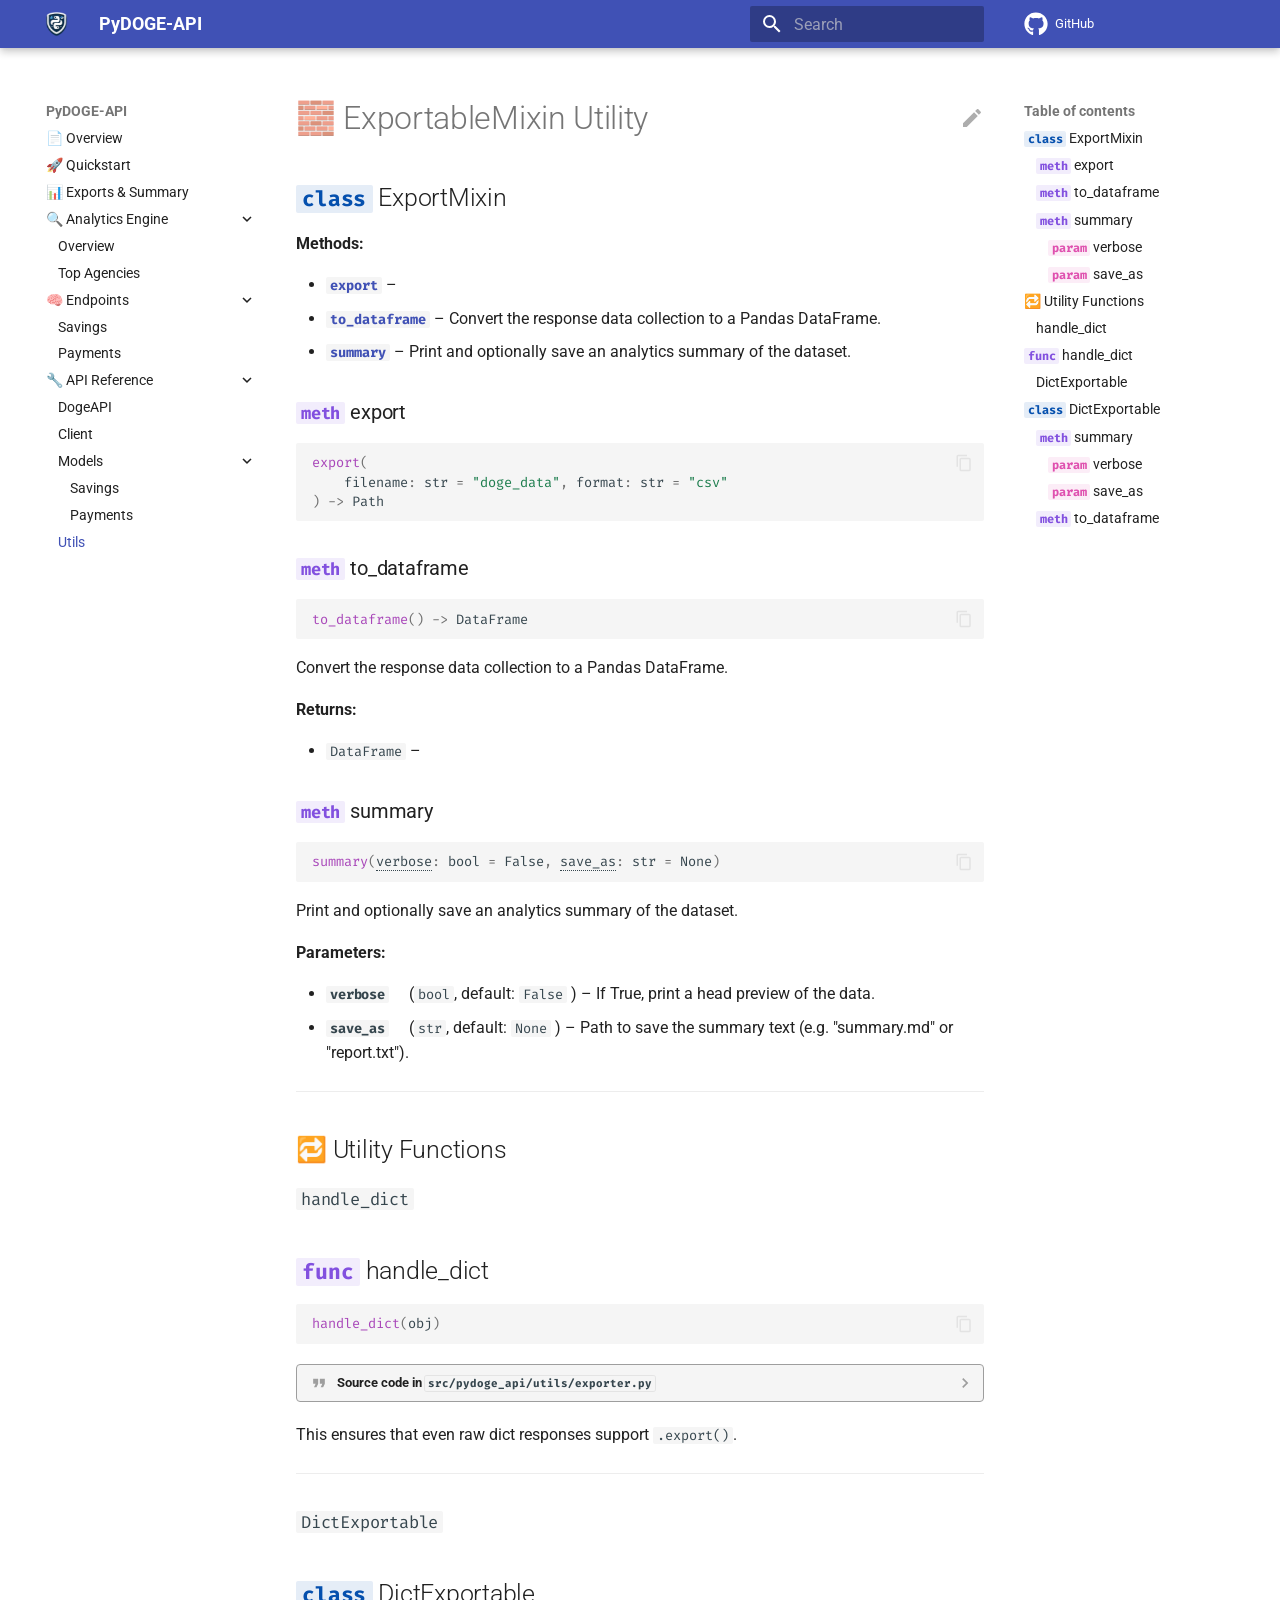
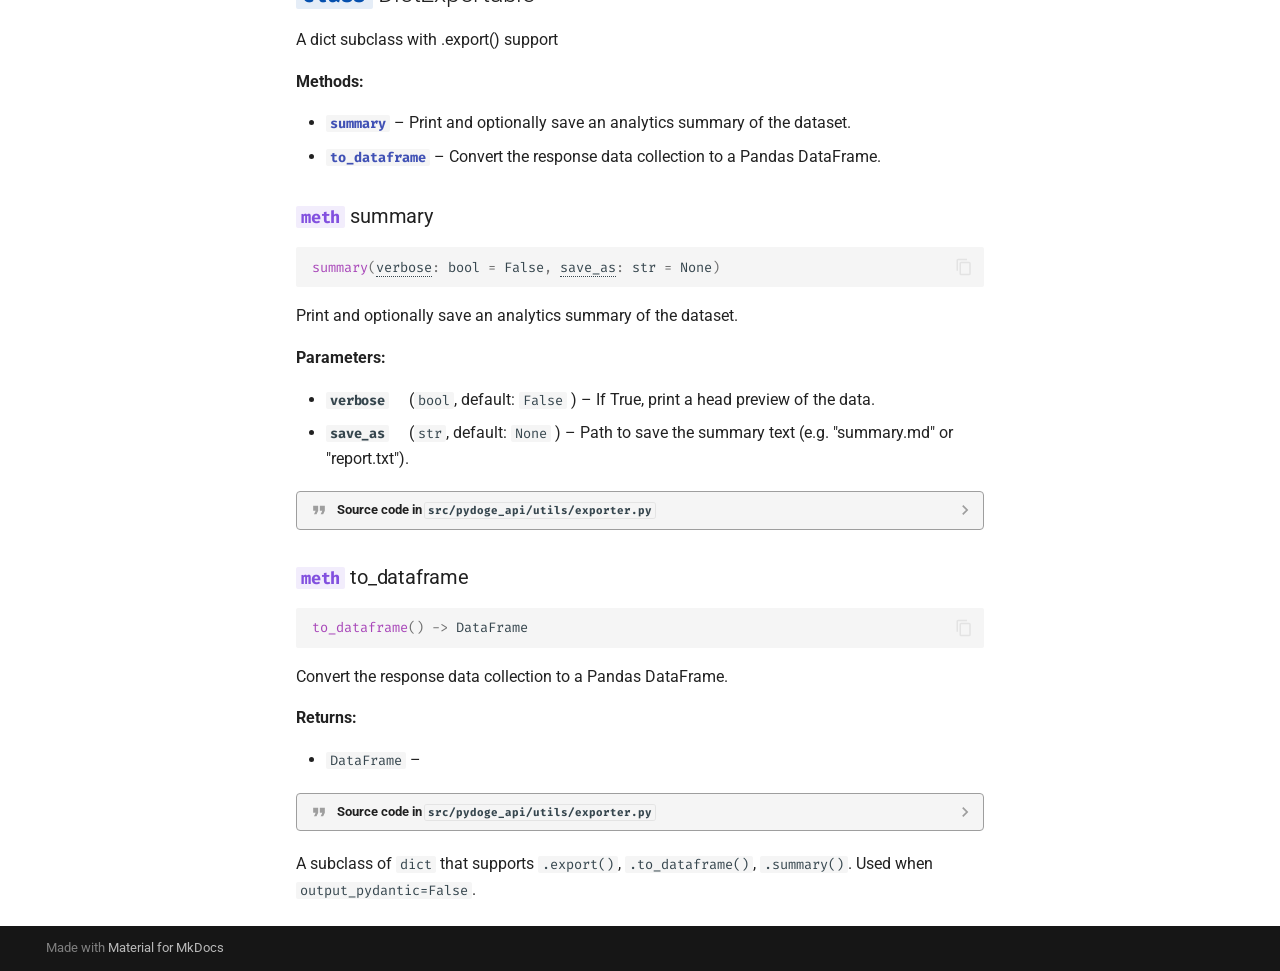
<file: reference/utils_export/index.html>
<!doctype html>
<html lang="en" class="no-js">
  <head>
    
      <meta charset="utf-8">
      <meta name="viewport" content="width=device-width,initial-scale=1">
      
        <meta name="description" content="A Python library to interact with DOGE API.">
      
      
        <meta name="author" content="Muhammad Hassan">
      
      
        <link rel="canonical" href="https://yourusername.github.io/pydoge-api/reference/utils_export/">
      
      
        <link rel="prev" href="../models_payments/">
      
      
      
      <link rel="icon" href="../../img/favicon/favicon.ico">
      <meta name="generator" content="mkdocs-1.6.1, mkdocs-material-9.6.11">
    
    
      
        <title>Utils - PyDOGE-API</title>
      
    
    
      <link rel="stylesheet" href="../../assets/stylesheets/main.4af4bdda.min.css">
      
        
        <link rel="stylesheet" href="../../assets/stylesheets/palette.06af60db.min.css">
      
      


    
    
      
    
    
      
        
        
        <link rel="preconnect" href="https://fonts.gstatic.com" crossorigin>
        <link rel="stylesheet" href="https://fonts.googleapis.com/css?family=Roboto:300,300i,400,400i,700,700i%7CFira+Code:400,400i,700,700i&display=fallback">
        <style>:root{--md-text-font:"Roboto";--md-code-font:"Fira Code"}</style>
      
    
    
      <link rel="stylesheet" href="../../assets/_mkdocstrings.css">
    
    <script>__md_scope=new URL("../..",location),__md_hash=e=>[...e].reduce(((e,_)=>(e<<5)-e+_.charCodeAt(0)),0),__md_get=(e,_=localStorage,t=__md_scope)=>JSON.parse(_.getItem(t.pathname+"."+e)),__md_set=(e,_,t=localStorage,a=__md_scope)=>{try{t.setItem(a.pathname+"."+e,JSON.stringify(_))}catch(e){}}</script>
    
      

    
    
    
  </head>
  
  
    
    
      
    
    
    
    
    <body dir="ltr" data-md-color-scheme="default" data-md-color-primary="indigo" data-md-color-accent="indigo">
  
    
    <input class="md-toggle" data-md-toggle="drawer" type="checkbox" id="__drawer" autocomplete="off">
    <input class="md-toggle" data-md-toggle="search" type="checkbox" id="__search" autocomplete="off">
    <label class="md-overlay" for="__drawer"></label>
    <div data-md-component="skip">
      
        
        <a href="#exportablemixin-utility" class="md-skip">
          Skip to content
        </a>
      
    </div>
    <div data-md-component="announce">
      
    </div>
    
    
      

  

<header class="md-header md-header--shadow" data-md-component="header">
  <nav class="md-header__inner md-grid" aria-label="Header">
    <a href="../.." title="PyDOGE-API" class="md-header__button md-logo" aria-label="PyDOGE-API" data-md-component="logo">
      
  <img src="../../img/logo.PNG" alt="logo">

    </a>
    <label class="md-header__button md-icon" for="__drawer">
      
      <svg xmlns="http://www.w3.org/2000/svg" viewBox="0 0 24 24"><path d="M3 6h18v2H3zm0 5h18v2H3zm0 5h18v2H3z"/></svg>
    </label>
    <div class="md-header__title" data-md-component="header-title">
      <div class="md-header__ellipsis">
        <div class="md-header__topic">
          <span class="md-ellipsis">
            PyDOGE-API
          </span>
        </div>
        <div class="md-header__topic" data-md-component="header-topic">
          <span class="md-ellipsis">
            
              Utils
            
          </span>
        </div>
      </div>
    </div>
    
      
        <form class="md-header__option" data-md-component="palette">
  
    
    
    
    <input class="md-option" data-md-color-media="(prefers-color-scheme: light)" data-md-color-scheme="default" data-md-color-primary="indigo" data-md-color-accent="indigo"  aria-hidden="true"  type="radio" name="__palette" id="__palette_0">
    
  
    
    
    
    <input class="md-option" data-md-color-media="(prefers-color-scheme: dark)" data-md-color-scheme="slate" data-md-color-primary="indigo" data-md-color-accent="lime"  aria-hidden="true"  type="radio" name="__palette" id="__palette_1">
    
  
</form>
      
    
    
      <script>var palette=__md_get("__palette");if(palette&&palette.color){if("(prefers-color-scheme)"===palette.color.media){var media=matchMedia("(prefers-color-scheme: light)"),input=document.querySelector(media.matches?"[data-md-color-media='(prefers-color-scheme: light)']":"[data-md-color-media='(prefers-color-scheme: dark)']");palette.color.media=input.getAttribute("data-md-color-media"),palette.color.scheme=input.getAttribute("data-md-color-scheme"),palette.color.primary=input.getAttribute("data-md-color-primary"),palette.color.accent=input.getAttribute("data-md-color-accent")}for(var[key,value]of Object.entries(palette.color))document.body.setAttribute("data-md-color-"+key,value)}</script>
    
    
    
      
      
        <label class="md-header__button md-icon" for="__search">
          
          <svg xmlns="http://www.w3.org/2000/svg" viewBox="0 0 24 24"><path d="M9.5 3A6.5 6.5 0 0 1 16 9.5c0 1.61-.59 3.09-1.56 4.23l.27.27h.79l5 5-1.5 1.5-5-5v-.79l-.27-.27A6.52 6.52 0 0 1 9.5 16 6.5 6.5 0 0 1 3 9.5 6.5 6.5 0 0 1 9.5 3m0 2C7 5 5 7 5 9.5S7 14 9.5 14 14 12 14 9.5 12 5 9.5 5"/></svg>
        </label>
        <div class="md-search" data-md-component="search" role="dialog">
  <label class="md-search__overlay" for="__search"></label>
  <div class="md-search__inner" role="search">
    <form class="md-search__form" name="search">
      <input type="text" class="md-search__input" name="query" aria-label="Search" placeholder="Search" autocapitalize="off" autocorrect="off" autocomplete="off" spellcheck="false" data-md-component="search-query" required>
      <label class="md-search__icon md-icon" for="__search">
        
        <svg xmlns="http://www.w3.org/2000/svg" viewBox="0 0 24 24"><path d="M9.5 3A6.5 6.5 0 0 1 16 9.5c0 1.61-.59 3.09-1.56 4.23l.27.27h.79l5 5-1.5 1.5-5-5v-.79l-.27-.27A6.52 6.52 0 0 1 9.5 16 6.5 6.5 0 0 1 3 9.5 6.5 6.5 0 0 1 9.5 3m0 2C7 5 5 7 5 9.5S7 14 9.5 14 14 12 14 9.5 12 5 9.5 5"/></svg>
        
        <svg xmlns="http://www.w3.org/2000/svg" viewBox="0 0 24 24"><path d="M20 11v2H8l5.5 5.5-1.42 1.42L4.16 12l7.92-7.92L13.5 5.5 8 11z"/></svg>
      </label>
      <nav class="md-search__options" aria-label="Search">
        
          <a href="javascript:void(0)" class="md-search__icon md-icon" title="Share" aria-label="Share" data-clipboard data-clipboard-text="" data-md-component="search-share" tabindex="-1">
            
            <svg xmlns="http://www.w3.org/2000/svg" viewBox="0 0 24 24"><path d="M18 16.08c-.76 0-1.44.3-1.96.77L8.91 12.7c.05-.23.09-.46.09-.7s-.04-.47-.09-.7l7.05-4.11c.54.5 1.25.81 2.04.81a3 3 0 0 0 3-3 3 3 0 0 0-3-3 3 3 0 0 0-3 3c0 .24.04.47.09.7L8.04 9.81C7.5 9.31 6.79 9 6 9a3 3 0 0 0-3 3 3 3 0 0 0 3 3c.79 0 1.5-.31 2.04-.81l7.12 4.15c-.05.21-.08.43-.08.66 0 1.61 1.31 2.91 2.92 2.91s2.92-1.3 2.92-2.91A2.92 2.92 0 0 0 18 16.08"/></svg>
          </a>
        
        <button type="reset" class="md-search__icon md-icon" title="Clear" aria-label="Clear" tabindex="-1">
          
          <svg xmlns="http://www.w3.org/2000/svg" viewBox="0 0 24 24"><path d="M19 6.41 17.59 5 12 10.59 6.41 5 5 6.41 10.59 12 5 17.59 6.41 19 12 13.41 17.59 19 19 17.59 13.41 12z"/></svg>
        </button>
      </nav>
      
        <div class="md-search__suggest" data-md-component="search-suggest"></div>
      
    </form>
    <div class="md-search__output">
      <div class="md-search__scrollwrap" tabindex="0" data-md-scrollfix>
        <div class="md-search-result" data-md-component="search-result">
          <div class="md-search-result__meta">
            Initializing search
          </div>
          <ol class="md-search-result__list" role="presentation"></ol>
        </div>
      </div>
    </div>
  </div>
</div>
      
    
    
      <div class="md-header__source">
        <a href="https://github.com/ihassan8/pydoge-api" title="Go to repository" class="md-source" data-md-component="source">
  <div class="md-source__icon md-icon">
    
    <svg xmlns="http://www.w3.org/2000/svg" viewBox="0 0 496 512"><!--! Font Awesome Free 6.7.2 by @fontawesome - https://fontawesome.com License - https://fontawesome.com/license/free (Icons: CC BY 4.0, Fonts: SIL OFL 1.1, Code: MIT License) Copyright 2024 Fonticons, Inc.--><path d="M165.9 397.4c0 2-2.3 3.6-5.2 3.6-3.3.3-5.6-1.3-5.6-3.6 0-2 2.3-3.6 5.2-3.6 3-.3 5.6 1.3 5.6 3.6m-31.1-4.5c-.7 2 1.3 4.3 4.3 4.9 2.6 1 5.6 0 6.2-2s-1.3-4.3-4.3-5.2c-2.6-.7-5.5.3-6.2 2.3m44.2-1.7c-2.9.7-4.9 2.6-4.6 4.9.3 2 2.9 3.3 5.9 2.6 2.9-.7 4.9-2.6 4.6-4.6-.3-1.9-3-3.2-5.9-2.9M244.8 8C106.1 8 0 113.3 0 252c0 110.9 69.8 205.8 169.5 239.2 12.8 2.3 17.3-5.6 17.3-12.1 0-6.2-.3-40.4-.3-61.4 0 0-70 15-84.7-29.8 0 0-11.4-29.1-27.8-36.6 0 0-22.9-15.7 1.6-15.4 0 0 24.9 2 38.6 25.8 21.9 38.6 58.6 27.5 72.9 20.9 2.3-16 8.8-27.1 16-33.7-55.9-6.2-112.3-14.3-112.3-110.5 0-27.5 7.6-41.3 23.6-58.9-2.6-6.5-11.1-33.3 2.6-67.9 20.9-6.5 69 27 69 27 20-5.6 41.5-8.5 62.8-8.5s42.8 2.9 62.8 8.5c0 0 48.1-33.6 69-27 13.7 34.7 5.2 61.4 2.6 67.9 16 17.7 25.8 31.5 25.8 58.9 0 96.5-58.9 104.2-114.8 110.5 9.2 7.9 17 22.9 17 46.4 0 33.7-.3 75.4-.3 83.6 0 6.5 4.6 14.4 17.3 12.1C428.2 457.8 496 362.9 496 252 496 113.3 383.5 8 244.8 8M97.2 352.9c-1.3 1-1 3.3.7 5.2 1.6 1.6 3.9 2.3 5.2 1 1.3-1 1-3.3-.7-5.2-1.6-1.6-3.9-2.3-5.2-1m-10.8-8.1c-.7 1.3.3 2.9 2.3 3.9 1.6 1 3.6.7 4.3-.7.7-1.3-.3-2.9-2.3-3.9-2-.6-3.6-.3-4.3.7m32.4 35.6c-1.6 1.3-1 4.3 1.3 6.2 2.3 2.3 5.2 2.6 6.5 1 1.3-1.3.7-4.3-1.3-6.2-2.2-2.3-5.2-2.6-6.5-1m-11.4-14.7c-1.6 1-1.6 3.6 0 5.9s4.3 3.3 5.6 2.3c1.6-1.3 1.6-3.9 0-6.2-1.4-2.3-4-3.3-5.6-2"/></svg>
  </div>
  <div class="md-source__repository">
    GitHub
  </div>
</a>
      </div>
    
  </nav>
  
</header>
    
    <div class="md-container" data-md-component="container">
      
      
        
          
        
      
      <main class="md-main" data-md-component="main">
        <div class="md-main__inner md-grid">
          
            
              
              <div class="md-sidebar md-sidebar--primary" data-md-component="sidebar" data-md-type="navigation" >
                <div class="md-sidebar__scrollwrap">
                  <div class="md-sidebar__inner">
                    



<nav class="md-nav md-nav--primary" aria-label="Navigation" data-md-level="0">
  <label class="md-nav__title" for="__drawer">
    <a href="../.." title="PyDOGE-API" class="md-nav__button md-logo" aria-label="PyDOGE-API" data-md-component="logo">
      
  <img src="../../img/logo.PNG" alt="logo">

    </a>
    PyDOGE-API
  </label>
  
    <div class="md-nav__source">
      <a href="https://github.com/ihassan8/pydoge-api" title="Go to repository" class="md-source" data-md-component="source">
  <div class="md-source__icon md-icon">
    
    <svg xmlns="http://www.w3.org/2000/svg" viewBox="0 0 496 512"><!--! Font Awesome Free 6.7.2 by @fontawesome - https://fontawesome.com License - https://fontawesome.com/license/free (Icons: CC BY 4.0, Fonts: SIL OFL 1.1, Code: MIT License) Copyright 2024 Fonticons, Inc.--><path d="M165.9 397.4c0 2-2.3 3.6-5.2 3.6-3.3.3-5.6-1.3-5.6-3.6 0-2 2.3-3.6 5.2-3.6 3-.3 5.6 1.3 5.6 3.6m-31.1-4.5c-.7 2 1.3 4.3 4.3 4.9 2.6 1 5.6 0 6.2-2s-1.3-4.3-4.3-5.2c-2.6-.7-5.5.3-6.2 2.3m44.2-1.7c-2.9.7-4.9 2.6-4.6 4.9.3 2 2.9 3.3 5.9 2.6 2.9-.7 4.9-2.6 4.6-4.6-.3-1.9-3-3.2-5.9-2.9M244.8 8C106.1 8 0 113.3 0 252c0 110.9 69.8 205.8 169.5 239.2 12.8 2.3 17.3-5.6 17.3-12.1 0-6.2-.3-40.4-.3-61.4 0 0-70 15-84.7-29.8 0 0-11.4-29.1-27.8-36.6 0 0-22.9-15.7 1.6-15.4 0 0 24.9 2 38.6 25.8 21.9 38.6 58.6 27.5 72.9 20.9 2.3-16 8.8-27.1 16-33.7-55.9-6.2-112.3-14.3-112.3-110.5 0-27.5 7.6-41.3 23.6-58.9-2.6-6.5-11.1-33.3 2.6-67.9 20.9-6.5 69 27 69 27 20-5.6 41.5-8.5 62.8-8.5s42.8 2.9 62.8 8.5c0 0 48.1-33.6 69-27 13.7 34.7 5.2 61.4 2.6 67.9 16 17.7 25.8 31.5 25.8 58.9 0 96.5-58.9 104.2-114.8 110.5 9.2 7.9 17 22.9 17 46.4 0 33.7-.3 75.4-.3 83.6 0 6.5 4.6 14.4 17.3 12.1C428.2 457.8 496 362.9 496 252 496 113.3 383.5 8 244.8 8M97.2 352.9c-1.3 1-1 3.3.7 5.2 1.6 1.6 3.9 2.3 5.2 1 1.3-1 1-3.3-.7-5.2-1.6-1.6-3.9-2.3-5.2-1m-10.8-8.1c-.7 1.3.3 2.9 2.3 3.9 1.6 1 3.6.7 4.3-.7.7-1.3-.3-2.9-2.3-3.9-2-.6-3.6-.3-4.3.7m32.4 35.6c-1.6 1.3-1 4.3 1.3 6.2 2.3 2.3 5.2 2.6 6.5 1 1.3-1.3.7-4.3-1.3-6.2-2.2-2.3-5.2-2.6-6.5-1m-11.4-14.7c-1.6 1-1.6 3.6 0 5.9s4.3 3.3 5.6 2.3c1.6-1.3 1.6-3.9 0-6.2-1.4-2.3-4-3.3-5.6-2"/></svg>
  </div>
  <div class="md-source__repository">
    GitHub
  </div>
</a>
    </div>
  
  <ul class="md-nav__list" data-md-scrollfix>
    
      
      
  
  
  
  
    <li class="md-nav__item">
      <a href="../.." class="md-nav__link">
        
  
  
  <span class="md-ellipsis">
    📄 Overview
    
  </span>
  

      </a>
    </li>
  

    
      
      
  
  
  
  
    <li class="md-nav__item">
      <a href="../../usage/" class="md-nav__link">
        
  
  
  <span class="md-ellipsis">
    🚀 Quickstart
    
  </span>
  

      </a>
    </li>
  

    
      
      
  
  
  
  
    <li class="md-nav__item">
      <a href="../../usage_exports/" class="md-nav__link">
        
  
  
  <span class="md-ellipsis">
    📊 Exports & Summary
    
  </span>
  

      </a>
    </li>
  

    
      
      
  
  
  
  
    
    
    
    
    
    <li class="md-nav__item md-nav__item--nested">
      
        
        
          
        
        <input class="md-nav__toggle md-toggle md-toggle--indeterminate" type="checkbox" id="__nav_4" >
        
          
          <label class="md-nav__link" for="__nav_4" id="__nav_4_label" tabindex="0">
            
  
  
  <span class="md-ellipsis">
    🔍 Analytics Engine
    
  </span>
  

            <span class="md-nav__icon md-icon"></span>
          </label>
        
        <nav class="md-nav" data-md-level="1" aria-labelledby="__nav_4_label" aria-expanded="false">
          <label class="md-nav__title" for="__nav_4">
            <span class="md-nav__icon md-icon"></span>
            🔍 Analytics Engine
          </label>
          <ul class="md-nav__list" data-md-scrollfix>
            
              
                
  
  
  
  
    <li class="md-nav__item">
      <a href="../analytics/" class="md-nav__link">
        
  
  
  <span class="md-ellipsis">
    Overview
    
  </span>
  

      </a>
    </li>
  

              
            
              
                
  
  
  
  
    <li class="md-nav__item">
      <a href="../analytics_agencies/" class="md-nav__link">
        
  
  
  <span class="md-ellipsis">
    Top Agencies
    
  </span>
  

      </a>
    </li>
  

              
            
          </ul>
        </nav>
      
    </li>
  

    
      
      
  
  
  
  
    
    
    
    
    
    <li class="md-nav__item md-nav__item--nested">
      
        
        
          
        
        <input class="md-nav__toggle md-toggle md-toggle--indeterminate" type="checkbox" id="__nav_5" >
        
          
          <label class="md-nav__link" for="__nav_5" id="__nav_5_label" tabindex="0">
            
  
  
  <span class="md-ellipsis">
    🧠 Endpoints
    
  </span>
  

            <span class="md-nav__icon md-icon"></span>
          </label>
        
        <nav class="md-nav" data-md-level="1" aria-labelledby="__nav_5_label" aria-expanded="false">
          <label class="md-nav__title" for="__nav_5">
            <span class="md-nav__icon md-icon"></span>
            🧠 Endpoints
          </label>
          <ul class="md-nav__list" data-md-scrollfix>
            
              
                
  
  
  
  
    <li class="md-nav__item">
      <a href="../savings/" class="md-nav__link">
        
  
  
  <span class="md-ellipsis">
    Savings
    
  </span>
  

      </a>
    </li>
  

              
            
              
                
  
  
  
  
    <li class="md-nav__item">
      <a href="../payments/" class="md-nav__link">
        
  
  
  <span class="md-ellipsis">
    Payments
    
  </span>
  

      </a>
    </li>
  

              
            
          </ul>
        </nav>
      
    </li>
  

    
      
      
  
  
    
  
  
  
    
    
    
    
    
    <li class="md-nav__item md-nav__item--active md-nav__item--nested">
      
        
        
        <input class="md-nav__toggle md-toggle " type="checkbox" id="__nav_6" checked>
        
          
          <label class="md-nav__link" for="__nav_6" id="__nav_6_label" tabindex="0">
            
  
  
  <span class="md-ellipsis">
    🔧 API Reference
    
  </span>
  

            <span class="md-nav__icon md-icon"></span>
          </label>
        
        <nav class="md-nav" data-md-level="1" aria-labelledby="__nav_6_label" aria-expanded="true">
          <label class="md-nav__title" for="__nav_6">
            <span class="md-nav__icon md-icon"></span>
            🔧 API Reference
          </label>
          <ul class="md-nav__list" data-md-scrollfix>
            
              
                
  
  
  
  
    <li class="md-nav__item">
      <a href="../api/" class="md-nav__link">
        
  
  
  <span class="md-ellipsis">
    DogeAPI
    
  </span>
  

      </a>
    </li>
  

              
            
              
                
  
  
  
  
    <li class="md-nav__item">
      <a href="../client/" class="md-nav__link">
        
  
  
  <span class="md-ellipsis">
    Client
    
  </span>
  

      </a>
    </li>
  

              
            
              
                
  
  
  
  
    
    
    
    
    
    <li class="md-nav__item md-nav__item--nested">
      
        
        
          
        
        <input class="md-nav__toggle md-toggle md-toggle--indeterminate" type="checkbox" id="__nav_6_3" >
        
          
          <label class="md-nav__link" for="__nav_6_3" id="__nav_6_3_label" tabindex="0">
            
  
  
  <span class="md-ellipsis">
    Models
    
  </span>
  

            <span class="md-nav__icon md-icon"></span>
          </label>
        
        <nav class="md-nav" data-md-level="2" aria-labelledby="__nav_6_3_label" aria-expanded="false">
          <label class="md-nav__title" for="__nav_6_3">
            <span class="md-nav__icon md-icon"></span>
            Models
          </label>
          <ul class="md-nav__list" data-md-scrollfix>
            
              
                
  
  
  
  
    <li class="md-nav__item">
      <a href="../models_savings/" class="md-nav__link">
        
  
  
  <span class="md-ellipsis">
    Savings
    
  </span>
  

      </a>
    </li>
  

              
            
              
                
  
  
  
  
    <li class="md-nav__item">
      <a href="../models_payments/" class="md-nav__link">
        
  
  
  <span class="md-ellipsis">
    Payments
    
  </span>
  

      </a>
    </li>
  

              
            
          </ul>
        </nav>
      
    </li>
  

              
            
              
                
  
  
    
  
  
  
    <li class="md-nav__item md-nav__item--active">
      
      <input class="md-nav__toggle md-toggle" type="checkbox" id="__toc">
      
      
        
      
      
        <label class="md-nav__link md-nav__link--active" for="__toc">
          
  
  
  <span class="md-ellipsis">
    Utils
    
  </span>
  

          <span class="md-nav__icon md-icon"></span>
        </label>
      
      <a href="./" class="md-nav__link md-nav__link--active">
        
  
  
  <span class="md-ellipsis">
    Utils
    
  </span>
  

      </a>
      
        

<nav class="md-nav md-nav--secondary" aria-label="Table of contents">
  
  
  
    
  
  
    <label class="md-nav__title" for="__toc">
      <span class="md-nav__icon md-icon"></span>
      Table of contents
    </label>
    <ul class="md-nav__list" data-md-component="toc" data-md-scrollfix>
      
        <li class="md-nav__item">
  <a href="#pydoge_api.utils.exporter.ExportMixin" class="md-nav__link">
    <span class="md-ellipsis">
      <code class="doc-symbol doc-symbol-toc doc-symbol-class"></code>&nbsp;ExportMixin
    </span>
  </a>
  
    <nav class="md-nav" aria-label=" ExportMixin">
      <ul class="md-nav__list">
        
          <li class="md-nav__item">
  <a href="#pydoge_api.utils.exporter.ExportMixin.export" class="md-nav__link">
    <span class="md-ellipsis">
      <code class="doc-symbol doc-symbol-toc doc-symbol-method"></code>&nbsp;export
    </span>
  </a>
  
</li>
        
          <li class="md-nav__item">
  <a href="#pydoge_api.utils.exporter.ExportMixin.to_dataframe" class="md-nav__link">
    <span class="md-ellipsis">
      <code class="doc-symbol doc-symbol-toc doc-symbol-method"></code>&nbsp;to_dataframe
    </span>
  </a>
  
</li>
        
          <li class="md-nav__item">
  <a href="#pydoge_api.utils.exporter.ExportMixin.summary" class="md-nav__link">
    <span class="md-ellipsis">
      <code class="doc-symbol doc-symbol-toc doc-symbol-method"></code>&nbsp;summary
    </span>
  </a>
  
    <nav class="md-nav" aria-label=" summary">
      <ul class="md-nav__list">
        
          <li class="md-nav__item">
  <a href="#pydoge_api.utils.exporter.ExportMixin.summary(verbose)" class="md-nav__link">
    <span class="md-ellipsis">
      <code class="doc-symbol doc-symbol-toc doc-symbol-parameter"></code>&nbsp;verbose
    </span>
  </a>
  
</li>
        
          <li class="md-nav__item">
  <a href="#pydoge_api.utils.exporter.ExportMixin.summary(save_as)" class="md-nav__link">
    <span class="md-ellipsis">
      <code class="doc-symbol doc-symbol-toc doc-symbol-parameter"></code>&nbsp;save_as
    </span>
  </a>
  
</li>
        
      </ul>
    </nav>
  
</li>
        
      </ul>
    </nav>
  
</li>
      
        <li class="md-nav__item">
  <a href="#utility-functions" class="md-nav__link">
    <span class="md-ellipsis">
      🔁 Utility Functions
    </span>
  </a>
  
    <nav class="md-nav" aria-label="🔁 Utility Functions">
      <ul class="md-nav__list">
        
          <li class="md-nav__item">
  <a href="#handle_dict" class="md-nav__link">
    <span class="md-ellipsis">
      handle_dict
    </span>
  </a>
  
</li>
        
      </ul>
    </nav>
  
</li>
      
        <li class="md-nav__item">
  <a href="#pydoge_api.utils.exporter.handle_dict" class="md-nav__link">
    <span class="md-ellipsis">
      <code class="doc-symbol doc-symbol-toc doc-symbol-function"></code>&nbsp;handle_dict
    </span>
  </a>
  
    <nav class="md-nav" aria-label=" handle_dict">
      <ul class="md-nav__list">
        
          <li class="md-nav__item">
  <a href="#dictexportable" class="md-nav__link">
    <span class="md-ellipsis">
      DictExportable
    </span>
  </a>
  
</li>
        
      </ul>
    </nav>
  
</li>
      
        <li class="md-nav__item">
  <a href="#pydoge_api.utils.exporter.DictExportable" class="md-nav__link">
    <span class="md-ellipsis">
      <code class="doc-symbol doc-symbol-toc doc-symbol-class"></code>&nbsp;DictExportable
    </span>
  </a>
  
    <nav class="md-nav" aria-label=" DictExportable">
      <ul class="md-nav__list">
        
          <li class="md-nav__item">
  <a href="#pydoge_api.utils.exporter.DictExportable.summary" class="md-nav__link">
    <span class="md-ellipsis">
      <code class="doc-symbol doc-symbol-toc doc-symbol-method"></code>&nbsp;summary
    </span>
  </a>
  
    <nav class="md-nav" aria-label=" summary">
      <ul class="md-nav__list">
        
          <li class="md-nav__item">
  <a href="#pydoge_api.utils.exporter.DictExportable.summary(verbose)" class="md-nav__link">
    <span class="md-ellipsis">
      <code class="doc-symbol doc-symbol-toc doc-symbol-parameter"></code>&nbsp;verbose
    </span>
  </a>
  
</li>
        
          <li class="md-nav__item">
  <a href="#pydoge_api.utils.exporter.DictExportable.summary(save_as)" class="md-nav__link">
    <span class="md-ellipsis">
      <code class="doc-symbol doc-symbol-toc doc-symbol-parameter"></code>&nbsp;save_as
    </span>
  </a>
  
</li>
        
      </ul>
    </nav>
  
</li>
        
          <li class="md-nav__item">
  <a href="#pydoge_api.utils.exporter.DictExportable.to_dataframe" class="md-nav__link">
    <span class="md-ellipsis">
      <code class="doc-symbol doc-symbol-toc doc-symbol-method"></code>&nbsp;to_dataframe
    </span>
  </a>
  
</li>
        
      </ul>
    </nav>
  
</li>
      
    </ul>
  
</nav>
      
    </li>
  

              
            
          </ul>
        </nav>
      
    </li>
  

    
  </ul>
</nav>
                  </div>
                </div>
              </div>
            
            
              
              <div class="md-sidebar md-sidebar--secondary" data-md-component="sidebar" data-md-type="toc" >
                <div class="md-sidebar__scrollwrap">
                  <div class="md-sidebar__inner">
                    

<nav class="md-nav md-nav--secondary" aria-label="Table of contents">
  
  
  
    
  
  
    <label class="md-nav__title" for="__toc">
      <span class="md-nav__icon md-icon"></span>
      Table of contents
    </label>
    <ul class="md-nav__list" data-md-component="toc" data-md-scrollfix>
      
        <li class="md-nav__item">
  <a href="#pydoge_api.utils.exporter.ExportMixin" class="md-nav__link">
    <span class="md-ellipsis">
      <code class="doc-symbol doc-symbol-toc doc-symbol-class"></code>&nbsp;ExportMixin
    </span>
  </a>
  
    <nav class="md-nav" aria-label=" ExportMixin">
      <ul class="md-nav__list">
        
          <li class="md-nav__item">
  <a href="#pydoge_api.utils.exporter.ExportMixin.export" class="md-nav__link">
    <span class="md-ellipsis">
      <code class="doc-symbol doc-symbol-toc doc-symbol-method"></code>&nbsp;export
    </span>
  </a>
  
</li>
        
          <li class="md-nav__item">
  <a href="#pydoge_api.utils.exporter.ExportMixin.to_dataframe" class="md-nav__link">
    <span class="md-ellipsis">
      <code class="doc-symbol doc-symbol-toc doc-symbol-method"></code>&nbsp;to_dataframe
    </span>
  </a>
  
</li>
        
          <li class="md-nav__item">
  <a href="#pydoge_api.utils.exporter.ExportMixin.summary" class="md-nav__link">
    <span class="md-ellipsis">
      <code class="doc-symbol doc-symbol-toc doc-symbol-method"></code>&nbsp;summary
    </span>
  </a>
  
    <nav class="md-nav" aria-label=" summary">
      <ul class="md-nav__list">
        
          <li class="md-nav__item">
  <a href="#pydoge_api.utils.exporter.ExportMixin.summary(verbose)" class="md-nav__link">
    <span class="md-ellipsis">
      <code class="doc-symbol doc-symbol-toc doc-symbol-parameter"></code>&nbsp;verbose
    </span>
  </a>
  
</li>
        
          <li class="md-nav__item">
  <a href="#pydoge_api.utils.exporter.ExportMixin.summary(save_as)" class="md-nav__link">
    <span class="md-ellipsis">
      <code class="doc-symbol doc-symbol-toc doc-symbol-parameter"></code>&nbsp;save_as
    </span>
  </a>
  
</li>
        
      </ul>
    </nav>
  
</li>
        
      </ul>
    </nav>
  
</li>
      
        <li class="md-nav__item">
  <a href="#utility-functions" class="md-nav__link">
    <span class="md-ellipsis">
      🔁 Utility Functions
    </span>
  </a>
  
    <nav class="md-nav" aria-label="🔁 Utility Functions">
      <ul class="md-nav__list">
        
          <li class="md-nav__item">
  <a href="#handle_dict" class="md-nav__link">
    <span class="md-ellipsis">
      handle_dict
    </span>
  </a>
  
</li>
        
      </ul>
    </nav>
  
</li>
      
        <li class="md-nav__item">
  <a href="#pydoge_api.utils.exporter.handle_dict" class="md-nav__link">
    <span class="md-ellipsis">
      <code class="doc-symbol doc-symbol-toc doc-symbol-function"></code>&nbsp;handle_dict
    </span>
  </a>
  
    <nav class="md-nav" aria-label=" handle_dict">
      <ul class="md-nav__list">
        
          <li class="md-nav__item">
  <a href="#dictexportable" class="md-nav__link">
    <span class="md-ellipsis">
      DictExportable
    </span>
  </a>
  
</li>
        
      </ul>
    </nav>
  
</li>
      
        <li class="md-nav__item">
  <a href="#pydoge_api.utils.exporter.DictExportable" class="md-nav__link">
    <span class="md-ellipsis">
      <code class="doc-symbol doc-symbol-toc doc-symbol-class"></code>&nbsp;DictExportable
    </span>
  </a>
  
    <nav class="md-nav" aria-label=" DictExportable">
      <ul class="md-nav__list">
        
          <li class="md-nav__item">
  <a href="#pydoge_api.utils.exporter.DictExportable.summary" class="md-nav__link">
    <span class="md-ellipsis">
      <code class="doc-symbol doc-symbol-toc doc-symbol-method"></code>&nbsp;summary
    </span>
  </a>
  
    <nav class="md-nav" aria-label=" summary">
      <ul class="md-nav__list">
        
          <li class="md-nav__item">
  <a href="#pydoge_api.utils.exporter.DictExportable.summary(verbose)" class="md-nav__link">
    <span class="md-ellipsis">
      <code class="doc-symbol doc-symbol-toc doc-symbol-parameter"></code>&nbsp;verbose
    </span>
  </a>
  
</li>
        
          <li class="md-nav__item">
  <a href="#pydoge_api.utils.exporter.DictExportable.summary(save_as)" class="md-nav__link">
    <span class="md-ellipsis">
      <code class="doc-symbol doc-symbol-toc doc-symbol-parameter"></code>&nbsp;save_as
    </span>
  </a>
  
</li>
        
      </ul>
    </nav>
  
</li>
        
          <li class="md-nav__item">
  <a href="#pydoge_api.utils.exporter.DictExportable.to_dataframe" class="md-nav__link">
    <span class="md-ellipsis">
      <code class="doc-symbol doc-symbol-toc doc-symbol-method"></code>&nbsp;to_dataframe
    </span>
  </a>
  
</li>
        
      </ul>
    </nav>
  
</li>
      
    </ul>
  
</nav>
                  </div>
                </div>
              </div>
            
          
          
            <div class="md-content" data-md-component="content">
              <article class="md-content__inner md-typeset">
                
                  


  
    <a href="https://github.com/ihassan8/pydoge-api/edit/master/docs/reference/utils_export.md" title="Edit this page" class="md-content__button md-icon">
      
      <svg xmlns="http://www.w3.org/2000/svg" viewBox="0 0 24 24"><path d="M20.71 7.04c.39-.39.39-1.04 0-1.41l-2.34-2.34c-.37-.39-1.02-.39-1.41 0l-1.84 1.83 3.75 3.75M3 17.25V21h3.75L17.81 9.93l-3.75-3.75z"/></svg>
    </a>
  
  


<h1 id="exportablemixin-utility">🧱 ExportableMixin Utility<a class="headerlink" href="#exportablemixin-utility" title="Permanent link">&para;</a></h1>


<div class="doc doc-object doc-class">



<h2 id="pydoge_api.utils.exporter.ExportMixin" class="doc doc-heading">
<code class="doc-symbol doc-symbol-heading doc-symbol-class"></code>            <span class="doc doc-object-name doc-class-name">ExportMixin</span>


<a href="#pydoge_api.utils.exporter.ExportMixin" class="headerlink" title="Permanent link">&para;</a></h2>


    <div class="doc doc-contents first">


          









<p><span class="doc-section-title">Methods:</span></p>
    <ul>
          <li class="doc-section-item field-body">
            <b><code><a class="autorefs autorefs-internal" title="            export (pydoge_api.utils.exporter.ExportMixin.export)" href="#pydoge_api.utils.exporter.ExportMixin.export">export</a></code></b>
            –
            <div class="doc-md-description">
              
            </div>
          </li>
          <li class="doc-section-item field-body">
            <b><code><a class="autorefs autorefs-internal" title="            to_dataframe (pydoge_api.utils.exporter.ExportMixin.to_dataframe)" href="#pydoge_api.utils.exporter.ExportMixin.to_dataframe">to_dataframe</a></code></b>
            –
            <div class="doc-md-description">
              <p>Convert the response data collection to a Pandas DataFrame.</p>
            </div>
          </li>
          <li class="doc-section-item field-body">
            <b><code><a class="autorefs autorefs-internal" title="            summary (pydoge_api.utils.exporter.ExportMixin.summary)" href="#pydoge_api.utils.exporter.ExportMixin.summary">summary</a></code></b>
            –
            <div class="doc-md-description">
              <p>Print and optionally save an analytics summary of the dataset.</p>
            </div>
          </li>
    </ul>






  <div class="doc doc-children">









<div class="doc doc-object doc-function">


<h3 id="pydoge_api.utils.exporter.ExportMixin.export" class="doc doc-heading">
<code class="doc-symbol doc-symbol-heading doc-symbol-method"></code>            <span class="doc doc-object-name doc-function-name">export</span>


<a href="#pydoge_api.utils.exporter.ExportMixin.export" class="headerlink" title="Permanent link">&para;</a></h3>
<div class="doc-signature highlight"><pre><span></span><code><span class="nf">export</span><span class="p">(</span>
    <span class="n"><span title="pydoge_api.utils.exporter.ExportMixin.export(filename)">filename</span></span><span class="p">:</span> <span class="n"><span title="str">str</span></span> <span class="o">=</span> <span class="s2">&quot;doge_data&quot;</span><span class="p">,</span> <span class="n"><span title="pydoge_api.utils.exporter.ExportMixin.export(format)">format</span></span><span class="p">:</span> <span class="n"><span title="str">str</span></span> <span class="o">=</span> <span class="s2">&quot;csv&quot;</span>
<span class="p">)</span> <span class="o">-&gt;</span> <span class="n"><span title="pathlib.Path">Path</span></span>
</code></pre></div>

    <div class="doc doc-contents ">

          

    </div>

</div>

<div class="doc doc-object doc-function">


<h3 id="pydoge_api.utils.exporter.ExportMixin.to_dataframe" class="doc doc-heading">
<code class="doc-symbol doc-symbol-heading doc-symbol-method"></code>            <span class="doc doc-object-name doc-function-name">to_dataframe</span>


<a href="#pydoge_api.utils.exporter.ExportMixin.to_dataframe" class="headerlink" title="Permanent link">&para;</a></h3>
<div class="doc-signature highlight"><pre><span></span><code><span class="nf">to_dataframe</span><span class="p">()</span> <span class="o">-&gt;</span> <span class="n"><span title="pandas.DataFrame">DataFrame</span></span>
</code></pre></div>

    <div class="doc doc-contents ">

        <p>Convert the response data collection to a Pandas DataFrame.</p>


<p><span class="doc-section-title">Returns:</span></p>
    <ul>
        <li class="doc-section-item field-body">
              <code><span title="pandas.DataFrame">DataFrame</span></code>
          –
          <div class="doc-md-description">
            
          </div>
        </li>
    </ul>

          

    </div>

</div>

<div class="doc doc-object doc-function">


<h3 id="pydoge_api.utils.exporter.ExportMixin.summary" class="doc doc-heading">
<code class="doc-symbol doc-symbol-heading doc-symbol-method"></code>            <span class="doc doc-object-name doc-function-name">summary</span>


<a href="#pydoge_api.utils.exporter.ExportMixin.summary" class="headerlink" title="Permanent link">&para;</a></h3>
<div class="doc-signature highlight"><pre><span></span><code><span class="nf">summary</span><span class="p">(</span><span class="n"><a class="autorefs autorefs-internal" title="verbose (pydoge_api.utils.exporter.ExportMixin.summary(verbose))" href="#pydoge_api.utils.exporter.ExportMixin.summary(verbose)">verbose</a></span><span class="p">:</span> <span class="n"><span title="bool">bool</span></span> <span class="o">=</span> <span class="kc">False</span><span class="p">,</span> <span class="n"><a class="autorefs autorefs-internal" title="save_as (pydoge_api.utils.exporter.ExportMixin.summary(save_as))" href="#pydoge_api.utils.exporter.ExportMixin.summary(save_as)">save_as</a></span><span class="p">:</span> <span class="n"><span title="str">str</span></span> <span class="o">=</span> <span class="kc">None</span><span class="p">)</span>
</code></pre></div>

    <div class="doc doc-contents ">

        <p>Print and optionally save an analytics summary of the dataset.</p>


<p><span class="doc-section-title">Parameters:</span></p>
    <ul>
        <li class="doc-section-item field-body">
<h4 id="pydoge_api.utils.exporter.ExportMixin.summary(verbose)" class="doc doc-heading doc-heading-parameter">              <b><code>verbose</code></b>
<a href="#pydoge_api.utils.exporter.ExportMixin.summary(verbose)" class="headerlink" title="Permanent link">&para;</a></h4>              (<code><span title="bool">bool</span></code>, default:
                  <code>False</code>
)
          –
          <div class="doc-md-description">
            <p>If True, print a head preview of the data.</p>
          </div>
        </li>
        <li class="doc-section-item field-body">
<h4 id="pydoge_api.utils.exporter.ExportMixin.summary(save_as)" class="doc doc-heading doc-heading-parameter">              <b><code>save_as</code></b>
<a href="#pydoge_api.utils.exporter.ExportMixin.summary(save_as)" class="headerlink" title="Permanent link">&para;</a></h4>              (<code><span title="str">str</span></code>, default:
                  <code>None</code>
)
          –
          <div class="doc-md-description">
            <p>Path to save the summary text (e.g. "summary.md" or "report.txt").</p>
          </div>
        </li>
    </ul>

          

    </div>

</div>



  </div>

    </div>

</div><hr />
<h2 id="utility-functions">🔁 Utility Functions<a class="headerlink" href="#utility-functions" title="Permanent link">&para;</a></h2>
<h3 id="handle_dict"><code>handle_dict</code><a class="headerlink" href="#handle_dict" title="Permanent link">&para;</a></h3>


<div class="doc doc-object doc-function">


<h2 id="pydoge_api.utils.exporter.handle_dict" class="doc doc-heading">
<code class="doc-symbol doc-symbol-heading doc-symbol-function"></code>            <span class="doc doc-object-name doc-function-name">handle_dict</span>


<a href="#pydoge_api.utils.exporter.handle_dict" class="headerlink" title="Permanent link">&para;</a></h2>
<div class="doc-signature highlight"><pre><span></span><code><span class="nf">handle_dict</span><span class="p">(</span><span class="n"><span title="pydoge_api.utils.exporter.handle_dict(obj)">obj</span></span><span class="p">)</span>
</code></pre></div>

    <div class="doc doc-contents first">

          

            <details class="quote">
              <summary>Source code in <code>src/pydoge_api/utils/exporter.py</code></summary>
              <div class="highlight"><table class="highlighttable"><tr><td class="linenos"><div class="linenodiv"><pre><span></span><span class="normal">118</span>
<span class="normal">119</span>
<span class="normal">120</span>
<span class="normal">121</span>
<span class="normal">122</span></pre></div></td><td class="code"><div><pre><span></span><code><span class="k">def</span><span class="w"> </span><span class="nf">handle_dict</span><span class="p">(</span><span class="n">obj</span><span class="p">):</span>
    <span class="k">if</span> <span class="nb">isinstance</span><span class="p">(</span><span class="n">obj</span><span class="p">,</span> <span class="nb">dict</span><span class="p">)</span> <span class="ow">and</span> <span class="ow">not</span> <span class="nb">hasattr</span><span class="p">(</span><span class="n">obj</span><span class="p">,</span> <span class="s2">&quot;export&quot;</span><span class="p">):</span>
        <span class="n">new_obj</span> <span class="o">=</span> <span class="n">DictExportable</span><span class="p">(</span><span class="o">**</span><span class="n">obj</span><span class="p">)</span>
        <span class="k">return</span> <span class="n">new_obj</span>
    <span class="k">return</span> <span class="n">obj</span>
</code></pre></div></td></tr></table></div>
            </details>
    </div>

</div><p>This ensures that even raw dict responses support <code>.export()</code>.</p>
<hr />
<h3 id="dictexportable"><code>DictExportable</code><a class="headerlink" href="#dictexportable" title="Permanent link">&para;</a></h3>


<div class="doc doc-object doc-class">



<h2 id="pydoge_api.utils.exporter.DictExportable" class="doc doc-heading">
<code class="doc-symbol doc-symbol-heading doc-symbol-class"></code>            <span class="doc doc-object-name doc-class-name">DictExportable</span>


<a href="#pydoge_api.utils.exporter.DictExportable" class="headerlink" title="Permanent link">&para;</a></h2>


    <div class="doc doc-contents first">


        <p>A dict subclass with .export() support</p>

          









<p><span class="doc-section-title">Methods:</span></p>
    <ul>
          <li class="doc-section-item field-body">
            <b><code><a class="autorefs autorefs-internal" title="            summary (pydoge_api.utils.exporter.DictExportable.summary)" href="#pydoge_api.utils.exporter.DictExportable.summary">summary</a></code></b>
            –
            <div class="doc-md-description">
              <p>Print and optionally save an analytics summary of the dataset.</p>
            </div>
          </li>
          <li class="doc-section-item field-body">
            <b><code><a class="autorefs autorefs-internal" title="            to_dataframe (pydoge_api.utils.exporter.DictExportable.to_dataframe)" href="#pydoge_api.utils.exporter.DictExportable.to_dataframe">to_dataframe</a></code></b>
            –
            <div class="doc-md-description">
              <p>Convert the response data collection to a Pandas DataFrame.</p>
            </div>
          </li>
    </ul>






  <div class="doc doc-children">









<div class="doc doc-object doc-function">


<h3 id="pydoge_api.utils.exporter.DictExportable.summary" class="doc doc-heading">
<code class="doc-symbol doc-symbol-heading doc-symbol-method"></code>            <span class="doc doc-object-name doc-function-name">summary</span>


<a href="#pydoge_api.utils.exporter.DictExportable.summary" class="headerlink" title="Permanent link">&para;</a></h3>
<div class="doc-signature highlight"><pre><span></span><code><span class="nf">summary</span><span class="p">(</span><span class="n"><a class="autorefs autorefs-internal" title="verbose (pydoge_api.utils.exporter.DictExportable.summary(verbose))" href="#pydoge_api.utils.exporter.DictExportable.summary(verbose)">verbose</a></span><span class="p">:</span> <span class="n"><span title="bool">bool</span></span> <span class="o">=</span> <span class="kc">False</span><span class="p">,</span> <span class="n"><a class="autorefs autorefs-internal" title="save_as (pydoge_api.utils.exporter.DictExportable.summary(save_as))" href="#pydoge_api.utils.exporter.DictExportable.summary(save_as)">save_as</a></span><span class="p">:</span> <span class="n"><span title="str">str</span></span> <span class="o">=</span> <span class="kc">None</span><span class="p">)</span>
</code></pre></div>

    <div class="doc doc-contents ">

        <p>Print and optionally save an analytics summary of the dataset.</p>


<p><span class="doc-section-title">Parameters:</span></p>
    <ul>
        <li class="doc-section-item field-body">
<h4 id="pydoge_api.utils.exporter.DictExportable.summary(verbose)" class="doc doc-heading doc-heading-parameter">              <b><code>verbose</code></b>
<a href="#pydoge_api.utils.exporter.DictExportable.summary(verbose)" class="headerlink" title="Permanent link">&para;</a></h4>              (<code><span title="bool">bool</span></code>, default:
                  <code>False</code>
)
          –
          <div class="doc-md-description">
            <p>If True, print a head preview of the data.</p>
          </div>
        </li>
        <li class="doc-section-item field-body">
<h4 id="pydoge_api.utils.exporter.DictExportable.summary(save_as)" class="doc doc-heading doc-heading-parameter">              <b><code>save_as</code></b>
<a href="#pydoge_api.utils.exporter.DictExportable.summary(save_as)" class="headerlink" title="Permanent link">&para;</a></h4>              (<code><span title="str">str</span></code>, default:
                  <code>None</code>
)
          –
          <div class="doc-md-description">
            <p>Path to save the summary text (e.g. "summary.md" or "report.txt").</p>
          </div>
        </li>
    </ul>

          

            <details class="quote">
              <summary>Source code in <code>src/pydoge_api/utils/exporter.py</code></summary>
              <div class="highlight"><table class="highlighttable"><tr><td class="linenos"><div class="linenodiv"><pre><span></span><span class="normal"> 52</span>
<span class="normal"> 53</span>
<span class="normal"> 54</span>
<span class="normal"> 55</span>
<span class="normal"> 56</span>
<span class="normal"> 57</span>
<span class="normal"> 58</span>
<span class="normal"> 59</span>
<span class="normal"> 60</span>
<span class="normal"> 61</span>
<span class="normal"> 62</span>
<span class="normal"> 63</span>
<span class="normal"> 64</span>
<span class="normal"> 65</span>
<span class="normal"> 66</span>
<span class="normal"> 67</span>
<span class="normal"> 68</span>
<span class="normal"> 69</span>
<span class="normal"> 70</span>
<span class="normal"> 71</span>
<span class="normal"> 72</span>
<span class="normal"> 73</span>
<span class="normal"> 74</span>
<span class="normal"> 75</span>
<span class="normal"> 76</span>
<span class="normal"> 77</span>
<span class="normal"> 78</span>
<span class="normal"> 79</span>
<span class="normal"> 80</span>
<span class="normal"> 81</span>
<span class="normal"> 82</span>
<span class="normal"> 83</span>
<span class="normal"> 84</span>
<span class="normal"> 85</span>
<span class="normal"> 86</span>
<span class="normal"> 87</span>
<span class="normal"> 88</span>
<span class="normal"> 89</span>
<span class="normal"> 90</span>
<span class="normal"> 91</span>
<span class="normal"> 92</span>
<span class="normal"> 93</span>
<span class="normal"> 94</span>
<span class="normal"> 95</span>
<span class="normal"> 96</span>
<span class="normal"> 97</span>
<span class="normal"> 98</span>
<span class="normal"> 99</span>
<span class="normal">100</span>
<span class="normal">101</span>
<span class="normal">102</span>
<span class="normal">103</span>
<span class="normal">104</span>
<span class="normal">105</span>
<span class="normal">106</span>
<span class="normal">107</span>
<span class="normal">108</span>
<span class="normal">109</span>
<span class="normal">110</span>
<span class="normal">111</span>
<span class="normal">112</span></pre></div></td><td class="code"><div><pre><span></span><code><span class="k">def</span><span class="w"> </span><span class="nf">summary</span><span class="p">(</span><span class="bp">self</span><span class="p">,</span> <span class="n">verbose</span><span class="p">:</span> <span class="nb">bool</span> <span class="o">=</span> <span class="kc">False</span><span class="p">,</span> <span class="n">save_as</span><span class="p">:</span> <span class="nb">str</span> <span class="o">=</span> <span class="kc">None</span><span class="p">):</span>
<span class="w">    </span><span class="sd">&quot;&quot;&quot;</span>
<span class="sd">    Print and optionally save an analytics summary of the dataset.</span>

<span class="sd">    Parameters</span>
<span class="sd">    ----------</span>
<span class="sd">    verbose : bool</span>
<span class="sd">        If True, print a head preview of the data.</span>
<span class="sd">    save_as : str, optional</span>
<span class="sd">        Path to save the summary text (e.g. &quot;summary.md&quot; or &quot;report.txt&quot;).</span>
<span class="sd">    &quot;&quot;&quot;</span>

    <span class="n">df</span> <span class="o">=</span> <span class="bp">self</span><span class="o">.</span><span class="n">to_dataframe</span><span class="p">()</span>
    <span class="n">out</span> <span class="o">=</span> <span class="n">StringIO</span><span class="p">()</span>

    <span class="k">def</span><span class="w"> </span><span class="nf">p</span><span class="p">(</span><span class="n">text</span><span class="o">=</span><span class="s2">&quot;&quot;</span><span class="p">):</span>
        <span class="nb">print</span><span class="p">(</span><span class="n">text</span><span class="p">,</span> <span class="n">file</span><span class="o">=</span><span class="n">out</span><span class="p">)</span>

    <span class="n">p</span><span class="p">(</span><span class="s2">&quot;📊 PyDoge Data Summary&quot;</span><span class="p">)</span>
    <span class="n">p</span><span class="p">(</span><span class="s2">&quot;=&quot;</span> <span class="o">*</span> <span class="mi">40</span><span class="p">)</span>
    <span class="n">p</span><span class="p">(</span><span class="sa">f</span><span class="s2">&quot;🧾 Rows       : </span><span class="si">{</span><span class="n">df</span><span class="o">.</span><span class="n">shape</span><span class="p">[</span><span class="mi">0</span><span class="p">]</span><span class="si">}</span><span class="s2">&quot;</span><span class="p">)</span>
    <span class="n">p</span><span class="p">(</span><span class="sa">f</span><span class="s2">&quot;🧬 Columns    : </span><span class="si">{</span><span class="n">df</span><span class="o">.</span><span class="n">shape</span><span class="p">[</span><span class="mi">1</span><span class="p">]</span><span class="si">}</span><span class="s2">&quot;</span><span class="p">)</span>
    <span class="n">p</span><span class="p">(</span><span class="sa">f</span><span class="s2">&quot;🕳️  Total NaNs : </span><span class="si">{</span><span class="n">df</span><span class="o">.</span><span class="n">isnull</span><span class="p">()</span><span class="o">.</span><span class="n">sum</span><span class="p">()</span><span class="o">.</span><span class="n">sum</span><span class="p">()</span><span class="si">}</span><span class="se">\n</span><span class="s2">&quot;</span><span class="p">)</span>

    <span class="n">p</span><span class="p">(</span><span class="s2">&quot;📑 Column Data Types:&quot;</span><span class="p">)</span>
    <span class="n">p</span><span class="p">(</span><span class="n">df</span><span class="o">.</span><span class="n">dtypes</span><span class="o">.</span><span class="n">to_string</span><span class="p">())</span>
    <span class="n">p</span><span class="p">(</span><span class="s2">&quot;&quot;</span><span class="p">)</span>

    <span class="n">nulls</span> <span class="o">=</span> <span class="n">df</span><span class="o">.</span><span class="n">isnull</span><span class="p">()</span><span class="o">.</span><span class="n">sum</span><span class="p">()</span>
    <span class="n">nulls</span> <span class="o">=</span> <span class="n">nulls</span><span class="p">[</span><span class="n">nulls</span> <span class="o">&gt;</span> <span class="mi">0</span><span class="p">]</span>
    <span class="n">p</span><span class="p">(</span><span class="s2">&quot;📉 Nulls by Column:&quot;</span><span class="p">)</span>
    <span class="n">p</span><span class="p">(</span><span class="n">nulls</span><span class="o">.</span><span class="n">to_string</span><span class="p">()</span> <span class="k">if</span> <span class="ow">not</span> <span class="n">nulls</span><span class="o">.</span><span class="n">empty</span> <span class="k">else</span> <span class="s2">&quot;✅ No null values detected&quot;</span><span class="p">)</span>
    <span class="n">p</span><span class="p">(</span><span class="s2">&quot;&quot;</span><span class="p">)</span>

    <span class="n">numeric_cols</span> <span class="o">=</span> <span class="n">df</span><span class="o">.</span><span class="n">select_dtypes</span><span class="p">(</span><span class="n">include</span><span class="o">=</span><span class="s2">&quot;number&quot;</span><span class="p">)</span><span class="o">.</span><span class="n">columns</span>
    <span class="k">if</span> <span class="ow">not</span> <span class="n">numeric_cols</span><span class="o">.</span><span class="n">empty</span><span class="p">:</span>
        <span class="n">p</span><span class="p">(</span><span class="s2">&quot;📈 Numeric Column Stats:&quot;</span><span class="p">)</span>
        <span class="n">stats</span> <span class="o">=</span> <span class="n">df</span><span class="p">[</span><span class="n">numeric_cols</span><span class="p">]</span><span class="o">.</span><span class="n">agg</span><span class="p">([</span><span class="s2">&quot;count&quot;</span><span class="p">,</span> <span class="s2">&quot;mean&quot;</span><span class="p">,</span> <span class="s2">&quot;std&quot;</span><span class="p">,</span> <span class="s2">&quot;min&quot;</span><span class="p">,</span> <span class="s2">&quot;max&quot;</span><span class="p">])</span><span class="o">.</span><span class="n">T</span>
        <span class="n">stats</span> <span class="o">=</span> <span class="n">stats</span><span class="p">[[</span><span class="s2">&quot;count&quot;</span><span class="p">,</span> <span class="s2">&quot;mean&quot;</span><span class="p">,</span> <span class="s2">&quot;std&quot;</span><span class="p">,</span> <span class="s2">&quot;min&quot;</span><span class="p">,</span> <span class="s2">&quot;max&quot;</span><span class="p">]]</span>
        <span class="n">p</span><span class="p">(</span><span class="n">stats</span><span class="o">.</span><span class="n">round</span><span class="p">(</span><span class="mi">2</span><span class="p">)</span><span class="o">.</span><span class="n">to_string</span><span class="p">())</span>
        <span class="n">p</span><span class="p">(</span><span class="s2">&quot;&quot;</span><span class="p">)</span>

    <span class="n">cat_cols</span> <span class="o">=</span> <span class="n">df</span><span class="o">.</span><span class="n">select_dtypes</span><span class="p">(</span><span class="n">include</span><span class="o">=</span><span class="s2">&quot;object&quot;</span><span class="p">)</span><span class="o">.</span><span class="n">columns</span>
    <span class="k">if</span> <span class="ow">not</span> <span class="n">cat_cols</span><span class="o">.</span><span class="n">empty</span><span class="p">:</span>
        <span class="n">p</span><span class="p">(</span><span class="s2">&quot;🔠 Top Categories:&quot;</span><span class="p">)</span>
        <span class="k">for</span> <span class="n">col</span> <span class="ow">in</span> <span class="n">cat_cols</span><span class="p">:</span>
            <span class="n">top</span> <span class="o">=</span> <span class="n">df</span><span class="p">[</span><span class="n">col</span><span class="p">]</span><span class="o">.</span><span class="n">value_counts</span><span class="p">()</span><span class="o">.</span><span class="n">head</span><span class="p">(</span><span class="mi">3</span><span class="p">)</span>
            <span class="n">p</span><span class="p">(</span><span class="sa">f</span><span class="s2">&quot;</span><span class="se">\n</span><span class="s2">[</span><span class="si">{</span><span class="n">col</span><span class="si">}</span><span class="s2">]&quot;</span><span class="p">)</span>
            <span class="n">p</span><span class="p">(</span><span class="n">top</span><span class="o">.</span><span class="n">to_string</span><span class="p">())</span>

    <span class="k">if</span> <span class="n">verbose</span><span class="p">:</span>
        <span class="n">p</span><span class="p">(</span><span class="s2">&quot;</span><span class="se">\n</span><span class="s2">📋 Sample Preview:&quot;</span><span class="p">)</span>
        <span class="n">p</span><span class="p">(</span><span class="n">df</span><span class="o">.</span><span class="n">head</span><span class="p">()</span><span class="o">.</span><span class="n">to_string</span><span class="p">())</span>

    <span class="c1"># Print to terminal</span>
    <span class="nb">print</span><span class="p">(</span><span class="n">out</span><span class="o">.</span><span class="n">getvalue</span><span class="p">())</span>

    <span class="c1"># Optionally save to file</span>
    <span class="k">if</span> <span class="n">save_as</span><span class="p">:</span>
        <span class="k">with</span> <span class="nb">open</span><span class="p">(</span><span class="n">save_as</span><span class="p">,</span> <span class="s2">&quot;w&quot;</span><span class="p">,</span> <span class="n">encoding</span><span class="o">=</span><span class="s2">&quot;utf-8&quot;</span><span class="p">)</span> <span class="k">as</span> <span class="n">f</span><span class="p">:</span>
            <span class="n">f</span><span class="o">.</span><span class="n">write</span><span class="p">(</span><span class="n">out</span><span class="o">.</span><span class="n">getvalue</span><span class="p">())</span>
</code></pre></div></td></tr></table></div>
            </details>
    </div>

</div>

<div class="doc doc-object doc-function">


<h3 id="pydoge_api.utils.exporter.DictExportable.to_dataframe" class="doc doc-heading">
<code class="doc-symbol doc-symbol-heading doc-symbol-method"></code>            <span class="doc doc-object-name doc-function-name">to_dataframe</span>


<a href="#pydoge_api.utils.exporter.DictExportable.to_dataframe" class="headerlink" title="Permanent link">&para;</a></h3>
<div class="doc-signature highlight"><pre><span></span><code><span class="nf">to_dataframe</span><span class="p">()</span> <span class="o">-&gt;</span> <span class="n"><span title="pandas.DataFrame">DataFrame</span></span>
</code></pre></div>

    <div class="doc doc-contents ">

        <p>Convert the response data collection to a Pandas DataFrame.</p>


<p><span class="doc-section-title">Returns:</span></p>
    <ul>
        <li class="doc-section-item field-body">
              <code><span title="pandas.DataFrame">DataFrame</span></code>
          –
          <div class="doc-md-description">
            
          </div>
        </li>
    </ul>

          

            <details class="quote">
              <summary>Source code in <code>src/pydoge_api/utils/exporter.py</code></summary>
              <div class="highlight"><table class="highlighttable"><tr><td class="linenos"><div class="linenodiv"><pre><span></span><span class="normal">42</span>
<span class="normal">43</span>
<span class="normal">44</span>
<span class="normal">45</span>
<span class="normal">46</span>
<span class="normal">47</span>
<span class="normal">48</span>
<span class="normal">49</span>
<span class="normal">50</span></pre></div></td><td class="code"><div><pre><span></span><code><span class="k">def</span><span class="w"> </span><span class="nf">to_dataframe</span><span class="p">(</span><span class="bp">self</span><span class="p">)</span> <span class="o">-&gt;</span> <span class="n">pd</span><span class="o">.</span><span class="n">DataFrame</span><span class="p">:</span>
<span class="w">    </span><span class="sd">&quot;&quot;&quot;</span>
<span class="sd">    Convert the response data collection to a Pandas DataFrame.</span>

<span class="sd">    Returns</span>
<span class="sd">    -------</span>
<span class="sd">    pd.DataFrame</span>
<span class="sd">    &quot;&quot;&quot;</span>
    <span class="k">return</span> <span class="n">pd</span><span class="o">.</span><span class="n">DataFrame</span><span class="p">(</span><span class="bp">self</span><span class="o">.</span><span class="n">_get_collection</span><span class="p">())</span>
</code></pre></div></td></tr></table></div>
            </details>
    </div>

</div>



  </div>

    </div>

</div><p>A subclass of <code>dict</code> that supports <code>.export()</code>, <code>.to_dataframe()</code>, <code>.summary()</code>.
Used when <code>output_pydantic=False</code>.</p>












                
              </article>
            </div>
          
          
  <script>var tabs=__md_get("__tabs");if(Array.isArray(tabs))e:for(var set of document.querySelectorAll(".tabbed-set")){var labels=set.querySelector(".tabbed-labels");for(var tab of tabs)for(var label of labels.getElementsByTagName("label"))if(label.innerText.trim()===tab){var input=document.getElementById(label.htmlFor);input.checked=!0;continue e}}</script>

<script>var target=document.getElementById(location.hash.slice(1));target&&target.name&&(target.checked=target.name.startsWith("__tabbed_"))</script>
        </div>
        
          <button type="button" class="md-top md-icon" data-md-component="top" hidden>
  
  <svg xmlns="http://www.w3.org/2000/svg" viewBox="0 0 24 24"><path d="M13 20h-2V8l-5.5 5.5-1.42-1.42L12 4.16l7.92 7.92-1.42 1.42L13 8z"/></svg>
  Back to top
</button>
        
      </main>
      
        <footer class="md-footer">
  
  <div class="md-footer-meta md-typeset">
    <div class="md-footer-meta__inner md-grid">
      <div class="md-copyright">
  
  
    Made with
    <a href="https://squidfunk.github.io/mkdocs-material/" target="_blank" rel="noopener">
      Material for MkDocs
    </a>
  
</div>
      
    </div>
  </div>
</footer>
      
    </div>
    <div class="md-dialog" data-md-component="dialog">
      <div class="md-dialog__inner md-typeset"></div>
    </div>
    
    
    
      
      <script id="__config" type="application/json">{"base": "../..", "features": ["navigation.instant", "navigation.top", "navigation.expand", "search.highlight", "search.suggest", "search.share", "content.code.copy", "content.code.annotate", "content.action.edit", "header.autohide", "navigation.path", "content.tabs.link"], "search": "../../assets/javascripts/workers/search.f8cc74c7.min.js", "tags": null, "translations": {"clipboard.copied": "Copied to clipboard", "clipboard.copy": "Copy to clipboard", "search.result.more.one": "1 more on this page", "search.result.more.other": "# more on this page", "search.result.none": "No matching documents", "search.result.one": "1 matching document", "search.result.other": "# matching documents", "search.result.placeholder": "Type to start searching", "search.result.term.missing": "Missing", "select.version": "Select version"}, "version": null}</script>
    
    
      <script src="../../assets/javascripts/bundle.c8b220af.min.js"></script>
      
    
  </body>
</html>
</file>
<file: assets/_mkdocstrings.css>
/* Avoid breaking parameter names, etc. in table cells. */
.doc-contents td code {
  word-break: normal !important;
}

/* No line break before first paragraph of descriptions. */
.doc-md-description,
.doc-md-description>p:first-child {
  display: inline;
}

/* Max width for docstring sections tables. */
.doc .md-typeset__table,
.doc .md-typeset__table table {
  display: table !important;
  width: 100%;
}

.doc .md-typeset__table tr {
  display: table-row;
}

/* Defaults in Spacy table style. */
.doc-param-default {
  float: right;
}

/* Parameter headings must be inline, not blocks. */
.doc-heading-parameter {
  display: inline;
}

/* Prefer space on the right, not the left of parameter permalinks. */
.doc-heading-parameter .headerlink {
  margin-left: 0 !important;
  margin-right: 0.2rem;
}

/* Backward-compatibility: docstring section titles in bold. */
.doc-section-title {
  font-weight: bold;
}

/* Backlinks crumb separator. */
.doc-backlink-crumb {
  display: inline-flex;
  gap: .2rem;
  white-space: nowrap;
  align-items: center;
  vertical-align: middle;
}
.doc-backlink-crumb:not(:first-child)::before {
  background-color: var(--md-default-fg-color--lighter);
  content: "";
  display: inline;
  height: 1rem;
  --md-path-icon: url('data:image/svg+xml;charset=utf-8,<svg xmlns="http://www.w3.org/2000/svg" viewBox="0 0 24 24"><path d="M8.59 16.58 13.17 12 8.59 7.41 10 6l6 6-6 6z"/></svg>');
  -webkit-mask-image: var(--md-path-icon);
  mask-image: var(--md-path-icon);
  width: 1rem;
}
.doc-backlink-crumb.last {
  font-weight: bold;
}

/* Symbols in Navigation and ToC. */
:root, :host,
[data-md-color-scheme="default"] {
  --doc-symbol-parameter-fg-color: #df50af;
  --doc-symbol-attribute-fg-color: #953800;
  --doc-symbol-function-fg-color: #8250df;
  --doc-symbol-method-fg-color: #8250df;
  --doc-symbol-class-fg-color: #0550ae;
  --doc-symbol-module-fg-color: #5cad0f;

  --doc-symbol-parameter-bg-color: #df50af1a;
  --doc-symbol-attribute-bg-color: #9538001a;
  --doc-symbol-function-bg-color: #8250df1a;
  --doc-symbol-method-bg-color: #8250df1a;
  --doc-symbol-class-bg-color: #0550ae1a;
  --doc-symbol-module-bg-color: #5cad0f1a;
}

[data-md-color-scheme="slate"] {
  --doc-symbol-parameter-fg-color: #ffa8cc;
  --doc-symbol-attribute-fg-color: #ffa657;
  --doc-symbol-function-fg-color: #d2a8ff;
  --doc-symbol-method-fg-color: #d2a8ff;
  --doc-symbol-class-fg-color: #79c0ff;
  --doc-symbol-module-fg-color: #baff79;

  --doc-symbol-parameter-bg-color: #ffa8cc1a;
  --doc-symbol-attribute-bg-color: #ffa6571a;
  --doc-symbol-function-bg-color: #d2a8ff1a;
  --doc-symbol-method-bg-color: #d2a8ff1a;
  --doc-symbol-class-bg-color: #79c0ff1a;
  --doc-symbol-module-bg-color: #baff791a;
}

code.doc-symbol {
  border-radius: .1rem;
  font-size: .85em;
  padding: 0 .3em;
  font-weight: bold;
}

code.doc-symbol-parameter,
a code.doc-symbol-parameter {
  color: var(--doc-symbol-parameter-fg-color);
  background-color: var(--doc-symbol-parameter-bg-color);
}

code.doc-symbol-parameter::after {
  content: "param";
}

code.doc-symbol-attribute,
a code.doc-symbol-attribute {
  color: var(--doc-symbol-attribute-fg-color);
  background-color: var(--doc-symbol-attribute-bg-color);
}

code.doc-symbol-attribute::after {
  content: "attr";
}

code.doc-symbol-function,
a code.doc-symbol-function {
  color: var(--doc-symbol-function-fg-color);
  background-color: var(--doc-symbol-function-bg-color);
}

code.doc-symbol-function::after {
  content: "func";
}

code.doc-symbol-method,
a code.doc-symbol-method {
  color: var(--doc-symbol-method-fg-color);
  background-color: var(--doc-symbol-method-bg-color);
}

code.doc-symbol-method::after {
  content: "meth";
}

code.doc-symbol-class,
a code.doc-symbol-class {
  color: var(--doc-symbol-class-fg-color);
  background-color: var(--doc-symbol-class-bg-color);
}

code.doc-symbol-class::after {
  content: "class";
}

code.doc-symbol-module,
a code.doc-symbol-module {
  color: var(--doc-symbol-module-fg-color);
  background-color: var(--doc-symbol-module-bg-color);
}

code.doc-symbol-module::after {
  content: "mod";
}

.doc-signature .autorefs {
  color: inherit;
  border-bottom: 1px dotted currentcolor;
}
</file>
<file: assets/stylesheets/main.4af4bdda.min.css>
@charset "UTF-8";html{-webkit-text-size-adjust:none;-moz-text-size-adjust:none;text-size-adjust:none;box-sizing:border-box}*,:after,:before{box-sizing:inherit}@media (prefers-reduced-motion){*,:after,:before{transition:none!important}}body{margin:0}a,button,input,label{-webkit-tap-highlight-color:transparent}a{color:inherit;text-decoration:none}hr{border:0;box-sizing:initial;display:block;height:.05rem;overflow:visible;padding:0}small{font-size:80%}sub,sup{line-height:1em}img{border-style:none}table{border-collapse:initial;border-spacing:0}td,th{font-weight:400;vertical-align:top}button{background:#0000;border:0;font-family:inherit;font-size:inherit;margin:0;padding:0}input{border:0;outline:none}:root{--md-primary-fg-color:#4051b5;--md-primary-fg-color--light:#5d6cc0;--md-primary-fg-color--dark:#303fa1;--md-primary-bg-color:#fff;--md-primary-bg-color--light:#ffffffb3;--md-accent-fg-color:#526cfe;--md-accent-fg-color--transparent:#526cfe1a;--md-accent-bg-color:#fff;--md-accent-bg-color--light:#ffffffb3}[data-md-color-scheme=default]{color-scheme:light}[data-md-color-scheme=default] img[src$="#gh-dark-mode-only"],[data-md-color-scheme=default] img[src$="#only-dark"]{display:none}:root,[data-md-color-scheme=default]{--md-hue:225deg;--md-default-fg-color:#000000de;--md-default-fg-color--light:#0000008a;--md-default-fg-color--lighter:#00000052;--md-default-fg-color--lightest:#00000012;--md-default-bg-color:#fff;--md-default-bg-color--light:#ffffffb3;--md-default-bg-color--lighter:#ffffff4d;--md-default-bg-color--lightest:#ffffff1f;--md-code-fg-color:#36464e;--md-code-bg-color:#f5f5f5;--md-code-hl-color:#4287ff;--md-code-hl-color--light:#4287ff1a;--md-code-hl-number-color:#d52a2a;--md-code-hl-special-color:#db1457;--md-code-hl-function-color:#a846b9;--md-code-hl-constant-color:#6e59d9;--md-code-hl-keyword-color:#3f6ec6;--md-code-hl-string-color:#1c7d4d;--md-code-hl-name-color:var(--md-code-fg-color);--md-code-hl-operator-color:var(--md-default-fg-color--light);--md-code-hl-punctuation-color:var(--md-default-fg-color--light);--md-code-hl-comment-color:var(--md-default-fg-color--light);--md-code-hl-generic-color:var(--md-default-fg-color--light);--md-code-hl-variable-color:var(--md-default-fg-color--light);--md-typeset-color:var(--md-default-fg-color);--md-typeset-a-color:var(--md-primary-fg-color);--md-typeset-del-color:#f5503d26;--md-typeset-ins-color:#0bd57026;--md-typeset-kbd-color:#fafafa;--md-typeset-kbd-accent-color:#fff;--md-typeset-kbd-border-color:#b8b8b8;--md-typeset-mark-color:#ffff0080;--md-typeset-table-color:#0000001f;--md-typeset-table-color--light:rgba(0,0,0,.035);--md-admonition-fg-color:var(--md-default-fg-color);--md-admonition-bg-color:var(--md-default-bg-color);--md-warning-fg-color:#000000de;--md-warning-bg-color:#ff9;--md-footer-fg-color:#fff;--md-footer-fg-color--light:#ffffffb3;--md-footer-fg-color--lighter:#ffffff73;--md-footer-bg-color:#000000de;--md-footer-bg-color--dark:#00000052;--md-shadow-z1:0 0.2rem 0.5rem #0000000d,0 0 0.05rem #0000001a;--md-shadow-z2:0 0.2rem 0.5rem #0000001a,0 0 0.05rem #00000040;--md-shadow-z3:0 0.2rem 0.5rem #0003,0 0 0.05rem #00000059}.md-icon svg{fill:currentcolor;display:block;height:1.2rem;width:1.2rem}body{-webkit-font-smoothing:antialiased;-moz-osx-font-smoothing:grayscale;--md-text-font-family:var(--md-text-font,_),-apple-system,BlinkMacSystemFont,Helvetica,Arial,sans-serif;--md-code-font-family:var(--md-code-font,_),SFMono-Regular,Consolas,Menlo,monospace}aside,body,input{font-feature-settings:"kern","liga";color:var(--md-typeset-color);font-family:var(--md-text-font-family)}code,kbd,pre{font-feature-settings:"kern";font-family:var(--md-code-font-family)}:root{--md-typeset-table-sort-icon:url('data:image/svg+xml;charset=utf-8,<svg xmlns="http://www.w3.org/2000/svg" viewBox="0 0 24 24"><path d="m18 21-4-4h3V7h-3l4-4 4 4h-3v10h3M2 19v-2h10v2M2 13v-2h7v2M2 7V5h4v2z"/></svg>');--md-typeset-table-sort-icon--asc:url('data:image/svg+xml;charset=utf-8,<svg xmlns="http://www.w3.org/2000/svg" viewBox="0 0 24 24"><path d="M19 17h3l-4 4-4-4h3V3h2M2 17h10v2H2M6 5v2H2V5m0 6h7v2H2z"/></svg>');--md-typeset-table-sort-icon--desc:url('data:image/svg+xml;charset=utf-8,<svg xmlns="http://www.w3.org/2000/svg" viewBox="0 0 24 24"><path d="M19 7h3l-4-4-4 4h3v14h2M2 17h10v2H2M6 5v2H2V5m0 6h7v2H2z"/></svg>')}.md-typeset{-webkit-print-color-adjust:exact;color-adjust:exact;font-size:.8rem;line-height:1.6;overflow-wrap:break-word}@media print{.md-typeset{font-size:.68rem}}.md-typeset blockquote,.md-typeset dl,.md-typeset figure,.md-typeset ol,.md-typeset pre,.md-typeset ul{margin-bottom:1em;margin-top:1em}.md-typeset h1{color:var(--md-default-fg-color--light);font-size:2em;line-height:1.3;margin:0 0 1.25em}.md-typeset h1,.md-typeset h2{font-weight:300;letter-spacing:-.01em}.md-typeset h2{font-size:1.5625em;line-height:1.4;margin:1.6em 0 .64em}.md-typeset h3{font-size:1.25em;font-weight:400;letter-spacing:-.01em;line-height:1.5;margin:1.6em 0 .8em}.md-typeset h2+h3{margin-top:.8em}.md-typeset h4{font-weight:700;letter-spacing:-.01em;margin:1em 0}.md-typeset h5,.md-typeset h6{color:var(--md-default-fg-color--light);font-size:.8em;font-weight:700;letter-spacing:-.01em;margin:1.25em 0}.md-typeset h5{text-transform:uppercase}.md-typeset h5 code{text-transform:none}.md-typeset hr{border-bottom:.05rem solid var(--md-default-fg-color--lightest);display:flow-root;margin:1.5em 0}.md-typeset a{color:var(--md-typeset-a-color);word-break:break-word}.md-typeset a,.md-typeset a:before{transition:color 125ms}.md-typeset a:focus,.md-typeset a:hover{color:var(--md-accent-fg-color)}.md-typeset a:focus code,.md-typeset a:hover code{background-color:var(--md-accent-fg-color--transparent)}.md-typeset a code{color:currentcolor;transition:background-color 125ms}.md-typeset a.focus-visible{outline-color:var(--md-accent-fg-color);outline-offset:.2rem}.md-typeset code,.md-typeset kbd,.md-typeset pre{color:var(--md-code-fg-color);direction:ltr;font-variant-ligatures:none}@media print{.md-typeset code,.md-typeset kbd,.md-typeset pre{white-space:pre-wrap}}.md-typeset code{background-color:var(--md-code-bg-color);border-radius:.1rem;-webkit-box-decoration-break:clone;box-decoration-break:clone;font-size:.85em;padding:0 .2941176471em;word-break:break-word}.md-typeset code:not(.focus-visible){-webkit-tap-highlight-color:transparent;outline:none}.md-typeset pre{display:flow-root;line-height:1.4;position:relative}.md-typeset pre>code{-webkit-box-decoration-break:slice;box-decoration-break:slice;box-shadow:none;display:block;margin:0;outline-color:var(--md-accent-fg-color);overflow:auto;padding:.7720588235em 1.1764705882em;scrollbar-color:var(--md-default-fg-color--lighter) #0000;scrollbar-width:thin;touch-action:auto;word-break:normal}.md-typeset pre>code:hover{scrollbar-color:var(--md-accent-fg-color) #0000}.md-typeset pre>code::-webkit-scrollbar{height:.2rem;width:.2rem}.md-typeset pre>code::-webkit-scrollbar-thumb{background-color:var(--md-default-fg-color--lighter)}.md-typeset pre>code::-webkit-scrollbar-thumb:hover{background-color:var(--md-accent-fg-color)}.md-typeset kbd{background-color:var(--md-typeset-kbd-color);border-radius:.1rem;box-shadow:0 .1rem 0 .05rem var(--md-typeset-kbd-border-color),0 .1rem 0 var(--md-typeset-kbd-border-color),0 -.1rem .2rem var(--md-typeset-kbd-accent-color) inset;color:var(--md-default-fg-color);display:inline-block;font-size:.75em;padding:0 .6666666667em;vertical-align:text-top;word-break:break-word}.md-typeset mark{background-color:var(--md-typeset-mark-color);-webkit-box-decoration-break:clone;box-decoration-break:clone;color:inherit;word-break:break-word}.md-typeset abbr{border-bottom:.05rem dotted var(--md-default-fg-color--light);cursor:help;text-decoration:none}.md-typeset small{opacity:.75}[dir=ltr] .md-typeset sub,[dir=ltr] .md-typeset sup{margin-left:.078125em}[dir=rtl] .md-typeset sub,[dir=rtl] .md-typeset sup{margin-right:.078125em}[dir=ltr] .md-typeset blockquote{padding-left:.6rem}[dir=rtl] .md-typeset blockquote{padding-right:.6rem}[dir=ltr] .md-typeset blockquote{border-left:.2rem solid var(--md-default-fg-color--lighter)}[dir=rtl] .md-typeset blockquote{border-right:.2rem solid var(--md-default-fg-color--lighter)}.md-typeset blockquote{color:var(--md-default-fg-color--light);margin-left:0;margin-right:0}.md-typeset ul{list-style-type:disc}.md-typeset ul[type]{list-style-type:revert-layer}[dir=ltr] .md-typeset ol,[dir=ltr] .md-typeset ul{margin-left:.625em}[dir=rtl] .md-typeset ol,[dir=rtl] .md-typeset ul{margin-right:.625em}.md-typeset ol,.md-typeset ul{padding:0}.md-typeset ol:not([hidden]),.md-typeset ul:not([hidden]){display:flow-root}.md-typeset ol ol,.md-typeset ul ol{list-style-type:lower-alpha}.md-typeset ol ol ol,.md-typeset ul ol ol{list-style-type:lower-roman}.md-typeset ol ol ol ol,.md-typeset ul ol ol ol{list-style-type:upper-alpha}.md-typeset ol ol ol ol ol,.md-typeset ul ol ol ol ol{list-style-type:upper-roman}.md-typeset ol[type],.md-typeset ul[type]{list-style-type:revert-layer}[dir=ltr] .md-typeset ol li,[dir=ltr] .md-typeset ul li{margin-left:1.25em}[dir=rtl] .md-typeset ol li,[dir=rtl] .md-typeset ul li{margin-right:1.25em}.md-typeset ol li,.md-typeset ul li{margin-bottom:.5em}.md-typeset ol li blockquote,.md-typeset ol li p,.md-typeset ul li blockquote,.md-typeset ul li p{margin:.5em 0}.md-typeset ol li:last-child,.md-typeset ul li:last-child{margin-bottom:0}[dir=ltr] .md-typeset ol li ol,[dir=ltr] .md-typeset ol li ul,[dir=ltr] .md-typeset ul li ol,[dir=ltr] .md-typeset ul li ul{margin-left:.625em}[dir=rtl] .md-typeset ol li ol,[dir=rtl] .md-typeset ol li ul,[dir=rtl] .md-typeset ul li ol,[dir=rtl] .md-typeset ul li ul{margin-right:.625em}.md-typeset ol li ol,.md-typeset ol li ul,.md-typeset ul li ol,.md-typeset ul li ul{margin-bottom:.5em;margin-top:.5em}[dir=ltr] .md-typeset dd{margin-left:1.875em}[dir=rtl] .md-typeset dd{margin-right:1.875em}.md-typeset dd{margin-bottom:1.5em;margin-top:1em}.md-typeset img,.md-typeset svg,.md-typeset video{height:auto;max-width:100%}.md-typeset img[align=left]{margin:1em 1em 1em 0}.md-typeset img[align=right]{margin:1em 0 1em 1em}.md-typeset img[align]:only-child{margin-top:0}.md-typeset figure{display:flow-root;margin:1em auto;max-width:100%;text-align:center;width:-moz-fit-content;width:fit-content}.md-typeset figure img{display:block;margin:0 auto}.md-typeset figcaption{font-style:italic;margin:1em auto;max-width:24rem}.md-typeset iframe{max-width:100%}.md-typeset table:not([class]){background-color:var(--md-default-bg-color);border:.05rem solid var(--md-typeset-table-color);border-radius:.1rem;display:inline-block;font-size:.64rem;max-width:100%;overflow:auto;touch-action:auto}@media print{.md-typeset table:not([class]){display:table}}.md-typeset table:not([class])+*{margin-top:1.5em}.md-typeset table:not([class]) td>:first-child,.md-typeset table:not([class]) th>:first-child{margin-top:0}.md-typeset table:not([class]) td>:last-child,.md-typeset table:not([class]) th>:last-child{margin-bottom:0}.md-typeset table:not([class]) td:not([align]),.md-typeset table:not([class]) th:not([align]){text-align:left}[dir=rtl] .md-typeset table:not([class]) td:not([align]),[dir=rtl] .md-typeset table:not([class]) th:not([align]){text-align:right}.md-typeset table:not([class]) th{font-weight:700;min-width:5rem;padding:.9375em 1.25em;vertical-align:top}.md-typeset table:not([class]) td{border-top:.05rem solid var(--md-typeset-table-color);padding:.9375em 1.25em;vertical-align:top}.md-typeset table:not([class]) tbody tr{transition:background-color 125ms}.md-typeset table:not([class]) tbody tr:hover{background-color:var(--md-typeset-table-color--light);box-shadow:0 .05rem 0 var(--md-default-bg-color) inset}.md-typeset table:not([class]) a{word-break:normal}.md-typeset table th[role=columnheader]{cursor:pointer}[dir=ltr] .md-typeset table th[role=columnheader]:after{margin-left:.5em}[dir=rtl] .md-typeset table th[role=columnheader]:after{margin-right:.5em}.md-typeset table th[role=columnheader]:after{content:"";display:inline-block;height:1.2em;-webkit-mask-image:var(--md-typeset-table-sort-icon);mask-image:var(--md-typeset-table-sort-icon);-webkit-mask-repeat:no-repeat;mask-repeat:no-repeat;-webkit-mask-size:contain;mask-size:contain;transition:background-color 125ms;vertical-align:text-bottom;width:1.2em}.md-typeset table th[role=columnheader]:hover:after{background-color:var(--md-default-fg-color--lighter)}.md-typeset table th[role=columnheader][aria-sort=ascending]:after{background-color:var(--md-default-fg-color--light);-webkit-mask-image:var(--md-typeset-table-sort-icon--asc);mask-image:var(--md-typeset-table-sort-icon--asc)}.md-typeset table th[role=columnheader][aria-sort=descending]:after{background-color:var(--md-default-fg-color--light);-webkit-mask-image:var(--md-typeset-table-sort-icon--desc);mask-image:var(--md-typeset-table-sort-icon--desc)}.md-typeset__scrollwrap{margin:1em -.8rem;overflow-x:auto;touch-action:auto}.md-typeset__table{display:inline-block;margin-bottom:.5em;padding:0 .8rem}@media print{.md-typeset__table{display:block}}html .md-typeset__table table{display:table;margin:0;overflow:hidden;width:100%}@media screen and (max-width:44.984375em){.md-content__inner>pre{margin:1em -.8rem}.md-content__inner>pre code{border-radius:0}}.md-typeset .md-author{border-radius:100%;display:block;flex-shrink:0;height:1.6rem;overflow:hidden;position:relative;transition:color 125ms,transform 125ms;width:1.6rem}.md-typeset .md-author img{display:block}.md-typeset .md-author--more{background:var(--md-default-fg-color--lightest);color:var(--md-default-fg-color--lighter);font-size:.6rem;font-weight:700;line-height:1.6rem;text-align:center}.md-typeset .md-author--long{height:2.4rem;width:2.4rem}.md-typeset a.md-author{transform:scale(1)}.md-typeset a.md-author img{border-radius:100%;filter:grayscale(100%) opacity(75%);transition:filter 125ms}.md-typeset a.md-author:focus,.md-typeset a.md-author:hover{transform:scale(1.1);z-index:1}.md-typeset a.md-author:focus img,.md-typeset a.md-author:hover img{filter:grayscale(0)}.md-banner{background-color:var(--md-footer-bg-color);color:var(--md-footer-fg-color);overflow:auto}@media print{.md-banner{display:none}}.md-banner--warning{background-color:var(--md-warning-bg-color);color:var(--md-warning-fg-color)}.md-banner__inner{font-size:.7rem;margin:.6rem auto;padding:0 .8rem}[dir=ltr] .md-banner__button{float:right}[dir=rtl] .md-banner__button{float:left}.md-banner__button{color:inherit;cursor:pointer;transition:opacity .25s}.no-js .md-banner__button{display:none}.md-banner__button:hover{opacity:.7}html{font-size:125%;height:100%;overflow-x:hidden}@media screen and (min-width:100em){html{font-size:137.5%}}@media screen and (min-width:125em){html{font-size:150%}}body{background-color:var(--md-default-bg-color);display:flex;flex-direction:column;font-size:.5rem;min-height:100%;position:relative;width:100%}@media print{body{display:block}}@media screen and (max-width:59.984375em){body[data-md-scrolllock]{position:fixed}}.md-grid{margin-left:auto;margin-right:auto;max-width:61rem}.md-container{display:flex;flex-direction:column;flex-grow:1}@media print{.md-container{display:block}}.md-main{flex-grow:1}.md-main__inner{display:flex;height:100%;margin-top:1.5rem}.md-ellipsis{overflow:hidden;text-overflow:ellipsis}.md-toggle{display:none}.md-option{height:0;opacity:0;position:absolute;width:0}.md-option:checked+label:not([hidden]){display:block}.md-option.focus-visible+label{outline-color:var(--md-accent-fg-color);outline-style:auto}.md-skip{background-color:var(--md-default-fg-color);border-radius:.1rem;color:var(--md-default-bg-color);font-size:.64rem;margin:.5rem;opacity:0;outline-color:var(--md-accent-fg-color);padding:.3rem .5rem;position:fixed;transform:translateY(.4rem);z-index:-1}.md-skip:focus{opacity:1;transform:translateY(0);transition:transform .25s cubic-bezier(.4,0,.2,1),opacity 175ms 75ms;z-index:10}@page{margin:25mm}:root{--md-clipboard-icon:url('data:image/svg+xml;charset=utf-8,<svg xmlns="http://www.w3.org/2000/svg" viewBox="0 0 24 24"><path d="M19 21H8V7h11m0-2H8a2 2 0 0 0-2 2v14a2 2 0 0 0 2 2h11a2 2 0 0 0 2-2V7a2 2 0 0 0-2-2m-3-4H4a2 2 0 0 0-2 2v14h2V3h12z"/></svg>')}.md-clipboard{border-radius:.1rem;color:var(--md-default-fg-color--lightest);cursor:pointer;height:1.5em;outline-color:var(--md-accent-fg-color);outline-offset:.1rem;position:absolute;right:.5em;top:.5em;transition:color .25s;width:1.5em;z-index:1}@media print{.md-clipboard{display:none}}.md-clipboard:not(.focus-visible){-webkit-tap-highlight-color:transparent;outline:none}:hover>.md-clipboard{color:var(--md-default-fg-color--light)}.md-clipboard:focus,.md-clipboard:hover{color:var(--md-accent-fg-color)}.md-clipboard:after{background-color:currentcolor;content:"";display:block;height:1.125em;margin:0 auto;-webkit-mask-image:var(--md-clipboard-icon);mask-image:var(--md-clipboard-icon);-webkit-mask-position:center;mask-position:center;-webkit-mask-repeat:no-repeat;mask-repeat:no-repeat;-webkit-mask-size:contain;mask-size:contain;width:1.125em}.md-clipboard--inline{cursor:pointer}.md-clipboard--inline code{transition:color .25s,background-color .25s}.md-clipboard--inline:focus code,.md-clipboard--inline:hover code{background-color:var(--md-accent-fg-color--transparent);color:var(--md-accent-fg-color)}.md-typeset .md-code__content{display:grid}@keyframes consent{0%{opacity:0;transform:translateY(100%)}to{opacity:1;transform:translateY(0)}}@keyframes overlay{0%{opacity:0}to{opacity:1}}.md-consent__overlay{animation:overlay .25s both;-webkit-backdrop-filter:blur(.1rem);backdrop-filter:blur(.1rem);background-color:#0000008a;height:100%;opacity:1;position:fixed;top:0;width:100%;z-index:5}.md-consent__inner{animation:consent .5s cubic-bezier(.1,.7,.1,1) both;background-color:var(--md-default-bg-color);border:0;border-radius:.1rem;bottom:0;box-shadow:0 0 .2rem #0000001a,0 .2rem .4rem #0003;max-height:100%;overflow:auto;padding:0;position:fixed;width:100%;z-index:5}.md-consent__form{padding:.8rem}.md-consent__settings{display:none;margin:1em 0}input:checked+.md-consent__settings{display:block}.md-consent__controls{margin-bottom:.8rem}.md-typeset .md-consent__controls .md-button{display:inline}@media screen and (max-width:44.984375em){.md-typeset .md-consent__controls .md-button{display:block;margin-top:.4rem;text-align:center;width:100%}}.md-consent label{cursor:pointer}.md-content{flex-grow:1;min-width:0}.md-content__inner{margin:0 .8rem 1.2rem;padding-top:.6rem}@media screen and (min-width:76.25em){[dir=ltr] .md-sidebar--primary:not([hidden])~.md-content>.md-content__inner{margin-left:1.2rem}[dir=ltr] .md-sidebar--secondary:not([hidden])~.md-content>.md-content__inner,[dir=rtl] .md-sidebar--primary:not([hidden])~.md-content>.md-content__inner{margin-right:1.2rem}[dir=rtl] .md-sidebar--secondary:not([hidden])~.md-content>.md-content__inner{margin-left:1.2rem}}.md-content__inner:before{content:"";display:block;height:.4rem}.md-content__inner>:last-child{margin-bottom:0}[dir=ltr] .md-content__button{float:right}[dir=rtl] .md-content__button{float:left}[dir=ltr] .md-content__button{margin-left:.4rem}[dir=rtl] .md-content__button{margin-right:.4rem}.md-content__button{margin:.4rem 0;padding:0}@media print{.md-content__button{display:none}}.md-typeset .md-content__button{color:var(--md-default-fg-color--lighter)}.md-content__button svg{display:inline;vertical-align:top}[dir=rtl] .md-content__button svg{transform:scaleX(-1)}[dir=ltr] .md-dialog{right:.8rem}[dir=rtl] .md-dialog{left:.8rem}.md-dialog{background-color:var(--md-default-fg-color);border-radius:.1rem;bottom:.8rem;box-shadow:var(--md-shadow-z3);min-width:11.1rem;opacity:0;padding:.4rem .6rem;pointer-events:none;position:fixed;transform:translateY(100%);transition:transform 0ms .4s,opacity .4s;z-index:4}@media print{.md-dialog{display:none}}.md-dialog--active{opacity:1;pointer-events:auto;transform:translateY(0);transition:transform .4s cubic-bezier(.075,.85,.175,1),opacity .4s}.md-dialog__inner{color:var(--md-default-bg-color);font-size:.7rem}.md-feedback{margin:2em 0 1em;text-align:center}.md-feedback fieldset{border:none;margin:0;padding:0}.md-feedback__title{font-weight:700;margin:1em auto}.md-feedback__inner{position:relative}.md-feedback__list{display:flex;flex-wrap:wrap;place-content:baseline center;position:relative}.md-feedback__list:hover .md-icon:not(:disabled){color:var(--md-default-fg-color--lighter)}:disabled .md-feedback__list{min-height:1.8rem}.md-feedback__icon{color:var(--md-default-fg-color--light);cursor:pointer;flex-shrink:0;margin:0 .1rem;transition:color 125ms}.md-feedback__icon:not(:disabled).md-icon:hover{color:var(--md-accent-fg-color)}.md-feedback__icon:disabled{color:var(--md-default-fg-color--lightest);pointer-events:none}.md-feedback__note{opacity:0;position:relative;transform:translateY(.4rem);transition:transform .4s cubic-bezier(.1,.7,.1,1),opacity .15s}.md-feedback__note>*{margin:0 auto;max-width:16rem}:disabled .md-feedback__note{opacity:1;transform:translateY(0)}@media print{.md-feedback{display:none}}.md-footer{background-color:var(--md-footer-bg-color);color:var(--md-footer-fg-color)}@media print{.md-footer{display:none}}.md-footer__inner{justify-content:space-between;overflow:auto;padding:.2rem}.md-footer__inner:not([hidden]){display:flex}.md-footer__link{align-items:end;display:flex;flex-grow:0.01;margin-bottom:.4rem;margin-top:1rem;max-width:100%;outline-color:var(--md-accent-fg-color);overflow:hidden;transition:opacity .25s}.md-footer__link:focus,.md-footer__link:hover{opacity:.7}[dir=rtl] .md-footer__link svg{transform:scaleX(-1)}@media screen and (max-width:44.984375em){.md-footer__link--prev{flex-shrink:0}.md-footer__link--prev .md-footer__title{display:none}}[dir=ltr] .md-footer__link--next{margin-left:auto}[dir=rtl] .md-footer__link--next{margin-right:auto}.md-footer__link--next{text-align:right}[dir=rtl] .md-footer__link--next{text-align:left}.md-footer__title{flex-grow:1;font-size:.9rem;margin-bottom:.7rem;max-width:calc(100% - 2.4rem);padding:0 1rem;white-space:nowrap}.md-footer__button{margin:.2rem;padding:.4rem}.md-footer__direction{font-size:.64rem;opacity:.7}.md-footer-meta{background-color:var(--md-footer-bg-color--dark)}.md-footer-meta__inner{display:flex;flex-wrap:wrap;justify-content:space-between;padding:.2rem}html .md-footer-meta.md-typeset a{color:var(--md-footer-fg-color--light)}html .md-footer-meta.md-typeset a:focus,html .md-footer-meta.md-typeset a:hover{color:var(--md-footer-fg-color)}.md-copyright{color:var(--md-footer-fg-color--lighter);font-size:.64rem;margin:auto .6rem;padding:.4rem 0;width:100%}@media screen and (min-width:45em){.md-copyright{width:auto}}.md-copyright__highlight{color:var(--md-footer-fg-color--light)}.md-social{display:inline-flex;gap:.2rem;margin:0 .4rem;padding:.2rem 0 .6rem}@media screen and (min-width:45em){.md-social{padding:.6rem 0}}.md-social__link{display:inline-block;height:1.6rem;text-align:center;width:1.6rem}.md-social__link:before{line-height:1.9}.md-social__link svg{fill:currentcolor;max-height:.8rem;vertical-align:-25%}.md-typeset .md-button{border:.1rem solid;border-radius:.1rem;color:var(--md-primary-fg-color);cursor:pointer;display:inline-block;font-weight:700;padding:.625em 2em;transition:color 125ms,background-color 125ms,border-color 125ms}.md-typeset .md-button--primary{background-color:var(--md-primary-fg-color);border-color:var(--md-primary-fg-color);color:var(--md-primary-bg-color)}.md-typeset .md-button:focus,.md-typeset .md-button:hover{background-color:var(--md-accent-fg-color);border-color:var(--md-accent-fg-color);color:var(--md-accent-bg-color)}[dir=ltr] .md-typeset .md-input{border-top-left-radius:.1rem}[dir=ltr] .md-typeset .md-input,[dir=rtl] .md-typeset .md-input{border-top-right-radius:.1rem}[dir=rtl] .md-typeset .md-input{border-top-left-radius:.1rem}.md-typeset .md-input{border-bottom:.1rem solid var(--md-default-fg-color--lighter);box-shadow:var(--md-shadow-z1);font-size:.8rem;height:1.8rem;padding:0 .6rem;transition:border .25s,box-shadow .25s}.md-typeset .md-input:focus,.md-typeset .md-input:hover{border-bottom-color:var(--md-accent-fg-color);box-shadow:var(--md-shadow-z2)}.md-typeset .md-input--stretch{width:100%}.md-header{background-color:var(--md-primary-fg-color);box-shadow:0 0 .2rem #0000,0 .2rem .4rem #0000;color:var(--md-primary-bg-color);display:block;left:0;position:sticky;right:0;top:0;z-index:4}@media print{.md-header{display:none}}.md-header[hidden]{transform:translateY(-100%);transition:transform .25s cubic-bezier(.8,0,.6,1),box-shadow .25s}.md-header--shadow{box-shadow:0 0 .2rem #0000001a,0 .2rem .4rem #0003;transition:transform .25s cubic-bezier(.1,.7,.1,1),box-shadow .25s}.md-header__inner{align-items:center;display:flex;padding:0 .2rem}.md-header__button{color:currentcolor;cursor:pointer;margin:.2rem;outline-color:var(--md-accent-fg-color);padding:.4rem;position:relative;transition:opacity .25s;vertical-align:middle;z-index:1}.md-header__button:hover{opacity:.7}.md-header__button:not([hidden]){display:inline-block}.md-header__button:not(.focus-visible){-webkit-tap-highlight-color:transparent;outline:none}.md-header__button.md-logo{margin:.2rem;padding:.4rem}@media screen and (max-width:76.234375em){.md-header__button.md-logo{display:none}}.md-header__button.md-logo img,.md-header__button.md-logo svg{fill:currentcolor;display:block;height:1.2rem;width:auto}@media screen and (min-width:60em){.md-header__button[for=__search]{display:none}}.no-js .md-header__button[for=__search]{display:none}[dir=rtl] .md-header__button[for=__search] svg{transform:scaleX(-1)}@media screen and (min-width:76.25em){.md-header__button[for=__drawer]{display:none}}.md-header__topic{display:flex;max-width:100%;position:absolute;transition:transform .4s cubic-bezier(.1,.7,.1,1),opacity .15s;white-space:nowrap}.md-header__topic+.md-header__topic{opacity:0;pointer-events:none;transform:translateX(1.25rem);transition:transform .4s cubic-bezier(1,.7,.1,.1),opacity .15s;z-index:-1}[dir=rtl] .md-header__topic+.md-header__topic{transform:translateX(-1.25rem)}.md-header__topic:first-child{font-weight:700}[dir=ltr] .md-header__title{margin-left:1rem;margin-right:.4rem}[dir=rtl] .md-header__title{margin-left:.4rem;margin-right:1rem}.md-header__title{flex-grow:1;font-size:.9rem;height:2.4rem;line-height:2.4rem}.md-header__title--active .md-header__topic{opacity:0;pointer-events:none;transform:translateX(-1.25rem);transition:transform .4s cubic-bezier(1,.7,.1,.1),opacity .15s;z-index:-1}[dir=rtl] .md-header__title--active .md-header__topic{transform:translateX(1.25rem)}.md-header__title--active .md-header__topic+.md-header__topic{opacity:1;pointer-events:auto;transform:translateX(0);transition:transform .4s cubic-bezier(.1,.7,.1,1),opacity .15s;z-index:0}.md-header__title>.md-header__ellipsis{height:100%;position:relative;width:100%}.md-header__option{display:flex;flex-shrink:0;max-width:100%;transition:max-width 0ms .25s,opacity .25s .25s;white-space:nowrap}[data-md-toggle=search]:checked~.md-header .md-header__option{max-width:0;opacity:0;transition:max-width 0ms,opacity 0ms}.md-header__option>input{bottom:0}.md-header__source{display:none}@media screen and (min-width:60em){[dir=ltr] .md-header__source{margin-left:1rem}[dir=rtl] .md-header__source{margin-right:1rem}.md-header__source{display:block;max-width:11.7rem;width:11.7rem}}@media screen and (min-width:76.25em){[dir=ltr] .md-header__source{margin-left:1.4rem}[dir=rtl] .md-header__source{margin-right:1.4rem}}.md-meta{color:var(--md-default-fg-color--light);font-size:.7rem;line-height:1.3}.md-meta__list{display:inline-flex;flex-wrap:wrap;list-style:none;margin:0;padding:0}.md-meta__item:not(:last-child):after{content:"·";margin-left:.2rem;margin-right:.2rem}.md-meta__link{color:var(--md-typeset-a-color)}.md-meta__link:focus,.md-meta__link:hover{color:var(--md-accent-fg-color)}.md-draft{background-color:#ff1744;border-radius:.125em;color:#fff;display:inline-block;font-weight:700;padding-left:.5714285714em;padding-right:.5714285714em}:root{--md-nav-icon--prev:url('data:image/svg+xml;charset=utf-8,<svg xmlns="http://www.w3.org/2000/svg" viewBox="0 0 24 24"><path d="M20 11v2H8l5.5 5.5-1.42 1.42L4.16 12l7.92-7.92L13.5 5.5 8 11z"/></svg>');--md-nav-icon--next:url('data:image/svg+xml;charset=utf-8,<svg xmlns="http://www.w3.org/2000/svg" viewBox="0 0 24 24"><path d="M8.59 16.58 13.17 12 8.59 7.41 10 6l6 6-6 6z"/></svg>');--md-toc-icon:url('data:image/svg+xml;charset=utf-8,<svg xmlns="http://www.w3.org/2000/svg" viewBox="0 0 24 24"><path d="M3 9h14V7H3zm0 4h14v-2H3zm0 4h14v-2H3zm16 0h2v-2h-2zm0-10v2h2V7zm0 6h2v-2h-2z"/></svg>')}.md-nav{font-size:.7rem;line-height:1.3}.md-nav__title{color:var(--md-default-fg-color--light);display:block;font-weight:700;overflow:hidden;padding:0 .6rem;text-overflow:ellipsis}.md-nav__title .md-nav__button{display:none}.md-nav__title .md-nav__button img{height:100%;width:auto}.md-nav__title .md-nav__button.md-logo img,.md-nav__title .md-nav__button.md-logo svg{fill:currentcolor;display:block;height:2.4rem;max-width:100%;object-fit:contain;width:auto}.md-nav__list{list-style:none;margin:0;padding:0}.md-nav__link{align-items:flex-start;display:flex;gap:.4rem;margin-top:.625em;scroll-snap-align:start;transition:color 125ms}.md-nav__link--passed{color:var(--md-default-fg-color--light)}.md-nav__item .md-nav__link--active,.md-nav__item .md-nav__link--active code{color:var(--md-typeset-a-color)}.md-nav__link .md-ellipsis{position:relative}[dir=ltr] .md-nav__link .md-icon:last-child{margin-left:auto}[dir=rtl] .md-nav__link .md-icon:last-child{margin-right:auto}.md-nav__link svg{fill:currentcolor;flex-shrink:0;height:1.3em;position:relative}.md-nav__link[for]:focus,.md-nav__link[for]:hover,.md-nav__link[href]:focus,.md-nav__link[href]:hover{color:var(--md-accent-fg-color);cursor:pointer}.md-nav__link.focus-visible{outline-color:var(--md-accent-fg-color);outline-offset:.2rem}.md-nav--primary .md-nav__link[for=__toc]{display:none}.md-nav--primary .md-nav__link[for=__toc] .md-icon:after{background-color:currentcolor;display:block;height:100%;-webkit-mask-image:var(--md-toc-icon);mask-image:var(--md-toc-icon);width:100%}.md-nav--primary .md-nav__link[for=__toc]~.md-nav{display:none}.md-nav__container>.md-nav__link{margin-top:0}.md-nav__container>.md-nav__link:first-child{flex-grow:1;min-width:0}.md-nav__icon{flex-shrink:0}.md-nav__source{display:none}@media screen and (max-width:76.234375em){.md-nav--primary,.md-nav--primary .md-nav{background-color:var(--md-default-bg-color);display:flex;flex-direction:column;height:100%;left:0;position:absolute;right:0;top:0;z-index:1}.md-nav--primary .md-nav__item,.md-nav--primary .md-nav__title{font-size:.8rem;line-height:1.5}.md-nav--primary .md-nav__title{background-color:var(--md-default-fg-color--lightest);color:var(--md-default-fg-color--light);cursor:pointer;height:5.6rem;line-height:2.4rem;padding:3rem .8rem .2rem;position:relative;white-space:nowrap}[dir=ltr] .md-nav--primary .md-nav__title .md-nav__icon{left:.4rem}[dir=rtl] .md-nav--primary .md-nav__title .md-nav__icon{right:.4rem}.md-nav--primary .md-nav__title .md-nav__icon{display:block;height:1.2rem;margin:.2rem;position:absolute;top:.4rem;width:1.2rem}.md-nav--primary .md-nav__title .md-nav__icon:after{background-color:currentcolor;content:"";display:block;height:100%;-webkit-mask-image:var(--md-nav-icon--prev);mask-image:var(--md-nav-icon--prev);-webkit-mask-position:center;mask-position:center;-webkit-mask-repeat:no-repeat;mask-repeat:no-repeat;-webkit-mask-size:contain;mask-size:contain;width:100%}.md-nav--primary .md-nav__title~.md-nav__list{background-color:var(--md-default-bg-color);box-shadow:0 .05rem 0 var(--md-default-fg-color--lightest) inset;overflow-y:auto;scroll-snap-type:y mandatory;touch-action:pan-y}.md-nav--primary .md-nav__title~.md-nav__list>:first-child{border-top:0}.md-nav--primary .md-nav__title[for=__drawer]{background-color:var(--md-primary-fg-color);color:var(--md-primary-bg-color);font-weight:700}.md-nav--primary .md-nav__title .md-logo{display:block;left:.2rem;margin:.2rem;padding:.4rem;position:absolute;right:.2rem;top:.2rem}.md-nav--primary .md-nav__list{flex:1}.md-nav--primary .md-nav__item{border-top:.05rem solid var(--md-default-fg-color--lightest)}.md-nav--primary .md-nav__item--active>.md-nav__link{color:var(--md-typeset-a-color)}.md-nav--primary .md-nav__item--active>.md-nav__link:focus,.md-nav--primary .md-nav__item--active>.md-nav__link:hover{color:var(--md-accent-fg-color)}.md-nav--primary .md-nav__link{margin-top:0;padding:.6rem .8rem}.md-nav--primary .md-nav__link svg{margin-top:.1em}.md-nav--primary .md-nav__link>.md-nav__link{padding:0}[dir=ltr] .md-nav--primary .md-nav__link .md-nav__icon{margin-right:-.2rem}[dir=rtl] .md-nav--primary .md-nav__link .md-nav__icon{margin-left:-.2rem}.md-nav--primary .md-nav__link .md-nav__icon{font-size:1.2rem;height:1.2rem;width:1.2rem}.md-nav--primary .md-nav__link .md-nav__icon:after{background-color:currentcolor;content:"";display:block;height:100%;-webkit-mask-image:var(--md-nav-icon--next);mask-image:var(--md-nav-icon--next);-webkit-mask-position:center;mask-position:center;-webkit-mask-repeat:no-repeat;mask-repeat:no-repeat;-webkit-mask-size:contain;mask-size:contain;width:100%}[dir=rtl] .md-nav--primary .md-nav__icon:after{transform:scale(-1)}.md-nav--primary .md-nav--secondary .md-nav{background-color:initial;position:static}[dir=ltr] .md-nav--primary .md-nav--secondary .md-nav .md-nav__link{padding-left:1.4rem}[dir=rtl] .md-nav--primary .md-nav--secondary .md-nav .md-nav__link{padding-right:1.4rem}[dir=ltr] .md-nav--primary .md-nav--secondary .md-nav .md-nav .md-nav__link{padding-left:2rem}[dir=rtl] .md-nav--primary .md-nav--secondary .md-nav .md-nav .md-nav__link{padding-right:2rem}[dir=ltr] .md-nav--primary .md-nav--secondary .md-nav .md-nav .md-nav .md-nav__link{padding-left:2.6rem}[dir=rtl] .md-nav--primary .md-nav--secondary .md-nav .md-nav .md-nav .md-nav__link{padding-right:2.6rem}[dir=ltr] .md-nav--primary .md-nav--secondary .md-nav .md-nav .md-nav .md-nav .md-nav__link{padding-left:3.2rem}[dir=rtl] .md-nav--primary .md-nav--secondary .md-nav .md-nav .md-nav .md-nav .md-nav__link{padding-right:3.2rem}.md-nav--secondary{background-color:initial}.md-nav__toggle~.md-nav{display:flex;opacity:0;transform:translateX(100%);transition:transform .25s cubic-bezier(.8,0,.6,1),opacity 125ms 50ms}[dir=rtl] .md-nav__toggle~.md-nav{transform:translateX(-100%)}.md-nav__toggle:checked~.md-nav{opacity:1;transform:translateX(0);transition:transform .25s cubic-bezier(.4,0,.2,1),opacity 125ms 125ms}.md-nav__toggle:checked~.md-nav>.md-nav__list{-webkit-backface-visibility:hidden;backface-visibility:hidden}}@media screen and (max-width:59.984375em){.md-nav--primary .md-nav__link[for=__toc]{display:flex}.md-nav--primary .md-nav__link[for=__toc] .md-icon:after{content:""}.md-nav--primary .md-nav__link[for=__toc]+.md-nav__link{display:none}.md-nav--primary .md-nav__link[for=__toc]~.md-nav{display:flex}.md-nav__source{background-color:var(--md-primary-fg-color--dark);color:var(--md-primary-bg-color);display:block;padding:0 .2rem}}@media screen and (min-width:60em) and (max-width:76.234375em){.md-nav--integrated .md-nav__link[for=__toc]{display:flex}.md-nav--integrated .md-nav__link[for=__toc] .md-icon:after{content:""}.md-nav--integrated .md-nav__link[for=__toc]+.md-nav__link{display:none}.md-nav--integrated .md-nav__link[for=__toc]~.md-nav{display:flex}}@media screen and (min-width:60em){.md-nav{margin-bottom:-.4rem}.md-nav--secondary .md-nav__title{background:var(--md-default-bg-color);box-shadow:0 0 .4rem .4rem var(--md-default-bg-color);position:sticky;top:0;z-index:1}.md-nav--secondary .md-nav__title[for=__toc]{scroll-snap-align:start}.md-nav--secondary .md-nav__title .md-nav__icon{display:none}[dir=ltr] .md-nav--secondary .md-nav__list{padding-left:.6rem}[dir=rtl] .md-nav--secondary .md-nav__list{padding-right:.6rem}.md-nav--secondary .md-nav__list{padding-bottom:.4rem}[dir=ltr] .md-nav--secondary .md-nav__item>.md-nav__link{margin-right:.4rem}[dir=rtl] .md-nav--secondary .md-nav__item>.md-nav__link{margin-left:.4rem}}@media screen and (min-width:76.25em){.md-nav{margin-bottom:-.4rem;transition:max-height .25s cubic-bezier(.86,0,.07,1)}.md-nav--primary .md-nav__title{background:var(--md-default-bg-color);box-shadow:0 0 .4rem .4rem var(--md-default-bg-color);position:sticky;top:0;z-index:1}.md-nav--primary .md-nav__title[for=__drawer]{scroll-snap-align:start}.md-nav--primary .md-nav__title .md-nav__icon{display:none}[dir=ltr] .md-nav--primary .md-nav__list{padding-left:.6rem}[dir=rtl] .md-nav--primary .md-nav__list{padding-right:.6rem}.md-nav--primary .md-nav__list{padding-bottom:.4rem}[dir=ltr] .md-nav--primary .md-nav__item>.md-nav__link{margin-right:.4rem}[dir=rtl] .md-nav--primary .md-nav__item>.md-nav__link{margin-left:.4rem}.md-nav__toggle~.md-nav{display:grid;grid-template-rows:minmax(.4rem,0fr);opacity:0;transition:grid-template-rows .25s cubic-bezier(.86,0,.07,1),opacity .25s,visibility 0ms .25s;visibility:collapse}.md-nav__toggle~.md-nav>.md-nav__list{overflow:hidden}.md-nav__toggle.md-toggle--indeterminate~.md-nav,.md-nav__toggle:checked~.md-nav{grid-template-rows:minmax(.4rem,1fr);opacity:1;transition:grid-template-rows .25s cubic-bezier(.86,0,.07,1),opacity .15s .1s,visibility 0ms;visibility:visible}.md-nav__toggle.md-toggle--indeterminate~.md-nav{transition:none}.md-nav__item--nested>.md-nav>.md-nav__title{display:none}.md-nav__item--section{display:block;margin:1.25em 0}.md-nav__item--section:last-child{margin-bottom:0}.md-nav__item--section>.md-nav__link{font-weight:700}.md-nav__item--section>.md-nav__link[for]{color:var(--md-default-fg-color--light)}.md-nav__item--section>.md-nav__link:not(.md-nav__container){pointer-events:none}.md-nav__item--section>.md-nav__link .md-icon,.md-nav__item--section>.md-nav__link>[for]{display:none}[dir=ltr] .md-nav__item--section>.md-nav{margin-left:-.6rem}[dir=rtl] .md-nav__item--section>.md-nav{margin-right:-.6rem}.md-nav__item--section>.md-nav{display:block;opacity:1;visibility:visible}.md-nav__item--section>.md-nav>.md-nav__list>.md-nav__item{padding:0}.md-nav__icon{border-radius:100%;height:.9rem;transition:background-color .25s;width:.9rem}.md-nav__icon:hover{background-color:var(--md-accent-fg-color--transparent)}.md-nav__icon:after{background-color:currentcolor;border-radius:100%;content:"";display:inline-block;height:100%;-webkit-mask-image:var(--md-nav-icon--next);mask-image:var(--md-nav-icon--next);-webkit-mask-position:center;mask-position:center;-webkit-mask-repeat:no-repeat;mask-repeat:no-repeat;-webkit-mask-size:contain;mask-size:contain;transition:transform .25s;vertical-align:-.1rem;width:100%}[dir=rtl] .md-nav__icon:after{transform:rotate(180deg)}.md-nav__item--nested .md-nav__toggle:checked~.md-nav__link .md-nav__icon:after,.md-nav__item--nested .md-toggle--indeterminate~.md-nav__link .md-nav__icon:after{transform:rotate(90deg)}.md-nav--lifted>.md-nav__list>.md-nav__item,.md-nav--lifted>.md-nav__title{display:none}.md-nav--lifted>.md-nav__list>.md-nav__item--active{display:block}.md-nav--lifted>.md-nav__list>.md-nav__item--active>.md-nav__link{background:var(--md-default-bg-color);box-shadow:0 0 .4rem .4rem var(--md-default-bg-color);margin-top:0;position:sticky;top:0;z-index:1}.md-nav--lifted>.md-nav__list>.md-nav__item--active>.md-nav__link:not(.md-nav__container){pointer-events:none}.md-nav--lifted>.md-nav__list>.md-nav__item--active.md-nav__item--section{margin:0}[dir=ltr] .md-nav--lifted>.md-nav__list>.md-nav__item>.md-nav:not(.md-nav--secondary){margin-left:-.6rem}[dir=rtl] .md-nav--lifted>.md-nav__list>.md-nav__item>.md-nav:not(.md-nav--secondary){margin-right:-.6rem}.md-nav--lifted>.md-nav__list>.md-nav__item>[for]{color:var(--md-default-fg-color--light)}.md-nav--lifted .md-nav[data-md-level="1"]{grid-template-rows:minmax(.4rem,1fr);opacity:1;visibility:visible}[dir=ltr] .md-nav--integrated>.md-nav__list>.md-nav__item--active .md-nav--secondary{border-left:.05rem solid var(--md-primary-fg-color)}[dir=rtl] .md-nav--integrated>.md-nav__list>.md-nav__item--active .md-nav--secondary{border-right:.05rem solid var(--md-primary-fg-color)}.md-nav--integrated>.md-nav__list>.md-nav__item--active .md-nav--secondary{display:block;margin-bottom:1.25em;opacity:1;visibility:visible}.md-nav--integrated>.md-nav__list>.md-nav__item--active .md-nav--secondary>.md-nav__list{overflow:visible;padding-bottom:0}.md-nav--integrated>.md-nav__list>.md-nav__item--active .md-nav--secondary>.md-nav__title{display:none}}.md-pagination{font-size:.8rem;font-weight:700;gap:.4rem}.md-pagination,.md-pagination>*{align-items:center;display:flex;justify-content:center}.md-pagination>*{border-radius:.2rem;height:1.8rem;min-width:1.8rem;text-align:center}.md-pagination__current{background-color:var(--md-default-fg-color--lightest);color:var(--md-default-fg-color--light)}.md-pagination__link{transition:color 125ms,background-color 125ms}.md-pagination__link:focus,.md-pagination__link:hover{background-color:var(--md-accent-fg-color--transparent);color:var(--md-accent-fg-color)}.md-pagination__link:focus svg,.md-pagination__link:hover svg{color:var(--md-accent-fg-color)}.md-pagination__link.focus-visible{outline-color:var(--md-accent-fg-color);outline-offset:.2rem}.md-pagination__link svg{fill:currentcolor;color:var(--md-default-fg-color--lighter);display:block;max-height:100%;width:1.2rem}.md-post__back{border-bottom:.05rem solid var(--md-default-fg-color--lightest);margin-bottom:1.2rem;padding-bottom:1.2rem}@media screen and (max-width:76.234375em){.md-post__back{display:none}}[dir=rtl] .md-post__back svg{transform:scaleX(-1)}.md-post__authors{display:flex;flex-direction:column;gap:.6rem;margin:0 .6rem 1.2rem}.md-post .md-post__meta a{transition:color 125ms}.md-post .md-post__meta a:focus,.md-post .md-post__meta a:hover{color:var(--md-accent-fg-color)}.md-post__title{color:var(--md-default-fg-color--light);font-weight:700}.md-post--excerpt{margin-bottom:3.2rem}.md-post--excerpt .md-post__header{align-items:center;display:flex;gap:.6rem;min-height:1.6rem}.md-post--excerpt .md-post__authors{align-items:center;display:inline-flex;flex-direction:row;gap:.2rem;margin:0;min-height:2.4rem}[dir=ltr] .md-post--excerpt .md-post__meta .md-meta__list{margin-right:.4rem}[dir=rtl] .md-post--excerpt .md-post__meta .md-meta__list{margin-left:.4rem}.md-post--excerpt .md-post__content>:first-child{--md-scroll-margin:6rem;margin-top:0}.md-post>.md-nav--secondary{margin:1em 0}.md-profile{align-items:center;display:flex;font-size:.7rem;gap:.6rem;line-height:1.4;width:100%}.md-profile__description{flex-grow:1}.md-content--post{display:flex}@media screen and (max-width:76.234375em){.md-content--post{flex-flow:column-reverse}}.md-content--post>.md-content__inner{flex-grow:1;min-width:0}@media screen and (min-width:76.25em){[dir=ltr] .md-content--post>.md-content__inner{margin-left:1.2rem}[dir=rtl] .md-content--post>.md-content__inner{margin-right:1.2rem}}@media screen and (max-width:76.234375em){.md-sidebar.md-sidebar--post{padding:0;position:static;width:100%}.md-sidebar.md-sidebar--post .md-sidebar__scrollwrap{overflow:visible}.md-sidebar.md-sidebar--post .md-sidebar__inner{padding:0}.md-sidebar.md-sidebar--post .md-post__meta{margin-left:.6rem;margin-right:.6rem}.md-sidebar.md-sidebar--post .md-nav__item{border:none;display:inline}.md-sidebar.md-sidebar--post .md-nav__list{display:inline-flex;flex-wrap:wrap;gap:.6rem;padding-bottom:.6rem;padding-top:.6rem}.md-sidebar.md-sidebar--post .md-nav__link{padding:0}.md-sidebar.md-sidebar--post .md-nav{height:auto;margin-bottom:0;position:static}}:root{--md-progress-value:0;--md-progress-delay:400ms}.md-progress{background:var(--md-primary-bg-color);height:.075rem;opacity:min(clamp(0,var(--md-progress-value),1),clamp(0,100 - var(--md-progress-value),1));position:fixed;top:0;transform:scaleX(calc(var(--md-progress-value)*1%));transform-origin:left;transition:transform .5s cubic-bezier(.19,1,.22,1),opacity .25s var(--md-progress-delay);width:100%;z-index:4}:root{--md-search-result-icon:url('data:image/svg+xml;charset=utf-8,<svg xmlns="http://www.w3.org/2000/svg" viewBox="0 0 24 24"><path d="M14 2H6a2 2 0 0 0-2 2v16a2 2 0 0 0 2 2h7c-.41-.25-.8-.56-1.14-.9-.33-.33-.61-.7-.86-1.1H6V4h7v5h5v1.18c.71.16 1.39.43 2 .82V8zm6.31 16.9c1.33-2.11.69-4.9-1.4-6.22-2.11-1.33-4.91-.68-6.22 1.4-1.34 2.11-.69 4.89 1.4 6.22 1.46.93 3.32.93 4.79.02L22 23.39 23.39 22zm-3.81.1a2.5 2.5 0 0 1-2.5-2.5 2.5 2.5 0 0 1 2.5-2.5 2.5 2.5 0 0 1 2.5 2.5 2.5 2.5 0 0 1-2.5 2.5"/></svg>')}.md-search{position:relative}@media screen and (min-width:60em){.md-search{padding:.2rem 0}}.no-js .md-search{display:none}.md-search__overlay{opacity:0;z-index:1}@media screen and (max-width:59.984375em){[dir=ltr] .md-search__overlay{left:-2.2rem}[dir=rtl] .md-search__overlay{right:-2.2rem}.md-search__overlay{background-color:var(--md-default-bg-color);border-radius:1rem;height:2rem;overflow:hidden;pointer-events:none;position:absolute;top:-1rem;transform-origin:center;transition:transform .3s .1s,opacity .2s .2s;width:2rem}[data-md-toggle=search]:checked~.md-header .md-search__overlay{opacity:1;transition:transform .4s,opacity .1s}}@media screen and (min-width:60em){[dir=ltr] .md-search__overlay{left:0}[dir=rtl] .md-search__overlay{right:0}.md-search__overlay{background-color:#0000008a;cursor:pointer;height:0;position:fixed;top:0;transition:width 0ms .25s,height 0ms .25s,opacity .25s;width:0}[data-md-toggle=search]:checked~.md-header .md-search__overlay{height:200vh;opacity:1;transition:width 0ms,height 0ms,opacity .25s;width:100%}}@media screen and (max-width:29.984375em){[data-md-toggle=search]:checked~.md-header .md-search__overlay{transform:scale(45)}}@media screen and (min-width:30em) and (max-width:44.984375em){[data-md-toggle=search]:checked~.md-header .md-search__overlay{transform:scale(60)}}@media screen and (min-width:45em) and (max-width:59.984375em){[data-md-toggle=search]:checked~.md-header .md-search__overlay{transform:scale(75)}}.md-search__inner{-webkit-backface-visibility:hidden;backface-visibility:hidden}@media screen and (max-width:59.984375em){[dir=ltr] .md-search__inner{left:0}[dir=rtl] .md-search__inner{right:0}.md-search__inner{height:0;opacity:0;overflow:hidden;position:fixed;top:0;transform:translateX(5%);transition:width 0ms .3s,height 0ms .3s,transform .15s cubic-bezier(.4,0,.2,1) .15s,opacity .15s .15s;width:0;z-index:2}[dir=rtl] .md-search__inner{transform:translateX(-5%)}[data-md-toggle=search]:checked~.md-header .md-search__inner{height:100%;opacity:1;transform:translateX(0);transition:width 0ms 0ms,height 0ms 0ms,transform .15s cubic-bezier(.1,.7,.1,1) .15s,opacity .15s .15s;width:100%}}@media screen and (min-width:60em){[dir=ltr] .md-search__inner{float:right}[dir=rtl] .md-search__inner{float:left}.md-search__inner{padding:.1rem 0;position:relative;transition:width .25s cubic-bezier(.1,.7,.1,1);width:11.7rem}}@media screen and (min-width:60em) and (max-width:76.234375em){[data-md-toggle=search]:checked~.md-header .md-search__inner{width:23.4rem}}@media screen and (min-width:76.25em){[data-md-toggle=search]:checked~.md-header .md-search__inner{width:34.4rem}}.md-search__form{background-color:var(--md-default-bg-color);box-shadow:0 0 .6rem #0000;height:2.4rem;position:relative;transition:color .25s,background-color .25s;z-index:2}@media screen and (min-width:60em){.md-search__form{background-color:#00000042;border-radius:.1rem;height:1.8rem}.md-search__form:hover{background-color:#ffffff1f}}[data-md-toggle=search]:checked~.md-header .md-search__form{background-color:var(--md-default-bg-color);border-radius:.1rem .1rem 0 0;box-shadow:0 0 .6rem #00000012;color:var(--md-default-fg-color)}[dir=ltr] .md-search__input{padding-left:3.6rem;padding-right:2.2rem}[dir=rtl] .md-search__input{padding-left:2.2rem;padding-right:3.6rem}.md-search__input{background:#0000;font-size:.9rem;height:100%;position:relative;text-overflow:ellipsis;width:100%;z-index:2}.md-search__input::placeholder{transition:color .25s}.md-search__input::placeholder,.md-search__input~.md-search__icon{color:var(--md-default-fg-color--light)}.md-search__input::-ms-clear{display:none}@media screen and (max-width:59.984375em){.md-search__input{font-size:.9rem;height:2.4rem;width:100%}}@media screen and (min-width:60em){[dir=ltr] .md-search__input{padding-left:2.2rem}[dir=rtl] .md-search__input{padding-right:2.2rem}.md-search__input{color:inherit;font-size:.8rem}.md-search__input::placeholder{color:var(--md-primary-bg-color--light)}.md-search__input+.md-search__icon{color:var(--md-primary-bg-color)}[data-md-toggle=search]:checked~.md-header .md-search__input{text-overflow:clip}[data-md-toggle=search]:checked~.md-header .md-search__input+.md-search__icon{color:var(--md-default-fg-color--light)}[data-md-toggle=search]:checked~.md-header .md-search__input::placeholder{color:#0000}}.md-search__icon{cursor:pointer;display:inline-block;height:1.2rem;transition:color .25s,opacity .25s;width:1.2rem}.md-search__icon:hover{opacity:.7}[dir=ltr] .md-search__icon[for=__search]{left:.5rem}[dir=rtl] .md-search__icon[for=__search]{right:.5rem}.md-search__icon[for=__search]{position:absolute;top:.3rem;z-index:2}[dir=rtl] .md-search__icon[for=__search] svg{transform:scaleX(-1)}@media screen and (max-width:59.984375em){[dir=ltr] .md-search__icon[for=__search]{left:.8rem}[dir=rtl] .md-search__icon[for=__search]{right:.8rem}.md-search__icon[for=__search]{top:.6rem}.md-search__icon[for=__search] svg:first-child{display:none}}@media screen and (min-width:60em){.md-search__icon[for=__search]{pointer-events:none}.md-search__icon[for=__search] svg:last-child{display:none}}[dir=ltr] .md-search__options{right:.5rem}[dir=rtl] .md-search__options{left:.5rem}.md-search__options{pointer-events:none;position:absolute;top:.3rem;z-index:2}@media screen and (max-width:59.984375em){[dir=ltr] .md-search__options{right:.8rem}[dir=rtl] .md-search__options{left:.8rem}.md-search__options{top:.6rem}}[dir=ltr] .md-search__options>.md-icon{margin-left:.2rem}[dir=rtl] .md-search__options>.md-icon{margin-right:.2rem}.md-search__options>.md-icon{color:var(--md-default-fg-color--light);opacity:0;transform:scale(.75);transition:transform .15s cubic-bezier(.1,.7,.1,1),opacity .15s}.md-search__options>.md-icon:not(.focus-visible){-webkit-tap-highlight-color:transparent;outline:none}[data-md-toggle=search]:checked~.md-header .md-search__input:valid~.md-search__options>.md-icon{opacity:1;pointer-events:auto;transform:scale(1)}[data-md-toggle=search]:checked~.md-header .md-search__input:valid~.md-search__options>.md-icon:hover{opacity:.7}[dir=ltr] .md-search__suggest{padding-left:3.6rem;padding-right:2.2rem}[dir=rtl] .md-search__suggest{padding-left:2.2rem;padding-right:3.6rem}.md-search__suggest{align-items:center;color:var(--md-default-fg-color--lighter);display:flex;font-size:.9rem;height:100%;opacity:0;position:absolute;top:0;transition:opacity 50ms;white-space:nowrap;width:100%}@media screen and (min-width:60em){[dir=ltr] .md-search__suggest{padding-left:2.2rem}[dir=rtl] .md-search__suggest{padding-right:2.2rem}.md-search__suggest{font-size:.8rem}}[data-md-toggle=search]:checked~.md-header .md-search__suggest{opacity:1;transition:opacity .3s .1s}[dir=ltr] .md-search__output{border-bottom-left-radius:.1rem}[dir=ltr] .md-search__output,[dir=rtl] .md-search__output{border-bottom-right-radius:.1rem}[dir=rtl] .md-search__output{border-bottom-left-radius:.1rem}.md-search__output{overflow:hidden;position:absolute;width:100%;z-index:1}@media screen and (max-width:59.984375em){.md-search__output{bottom:0;top:2.4rem}}@media screen and (min-width:60em){.md-search__output{opacity:0;top:1.9rem;transition:opacity .4s}[data-md-toggle=search]:checked~.md-header .md-search__output{box-shadow:var(--md-shadow-z3);opacity:1}}.md-search__scrollwrap{-webkit-backface-visibility:hidden;backface-visibility:hidden;background-color:var(--md-default-bg-color);height:100%;overflow-y:auto;touch-action:pan-y}@media (-webkit-max-device-pixel-ratio:1),(max-resolution:1dppx){.md-search__scrollwrap{transform:translateZ(0)}}@media screen and (min-width:60em) and (max-width:76.234375em){.md-search__scrollwrap{width:23.4rem}}@media screen and (min-width:76.25em){.md-search__scrollwrap{width:34.4rem}}@media screen and (min-width:60em){.md-search__scrollwrap{max-height:0;scrollbar-color:var(--md-default-fg-color--lighter) #0000;scrollbar-width:thin}[data-md-toggle=search]:checked~.md-header .md-search__scrollwrap{max-height:75vh}.md-search__scrollwrap:hover{scrollbar-color:var(--md-accent-fg-color) #0000}.md-search__scrollwrap::-webkit-scrollbar{height:.2rem;width:.2rem}.md-search__scrollwrap::-webkit-scrollbar-thumb{background-color:var(--md-default-fg-color--lighter)}.md-search__scrollwrap::-webkit-scrollbar-thumb:hover{background-color:var(--md-accent-fg-color)}}.md-search-result{color:var(--md-default-fg-color);word-break:break-word}.md-search-result__meta{background-color:var(--md-default-fg-color--lightest);color:var(--md-default-fg-color--light);font-size:.64rem;line-height:1.8rem;padding:0 .8rem;scroll-snap-align:start}@media screen and (min-width:60em){[dir=ltr] .md-search-result__meta{padding-left:2.2rem}[dir=rtl] .md-search-result__meta{padding-right:2.2rem}}.md-search-result__list{list-style:none;margin:0;padding:0;-webkit-user-select:none;user-select:none}.md-search-result__item{box-shadow:0 -.05rem var(--md-default-fg-color--lightest)}.md-search-result__item:first-child{box-shadow:none}.md-search-result__link{display:block;outline:none;scroll-snap-align:start;transition:background-color .25s}.md-search-result__link:focus,.md-search-result__link:hover{background-color:var(--md-accent-fg-color--transparent)}.md-search-result__link:last-child p:last-child{margin-bottom:.6rem}.md-search-result__more>summary{cursor:pointer;display:block;outline:none;position:sticky;scroll-snap-align:start;top:0;z-index:1}.md-search-result__more>summary::marker{display:none}.md-search-result__more>summary::-webkit-details-marker{display:none}.md-search-result__more>summary>div{color:var(--md-typeset-a-color);font-size:.64rem;padding:.75em .8rem;transition:color .25s,background-color .25s}@media screen and (min-width:60em){[dir=ltr] .md-search-result__more>summary>div{padding-left:2.2rem}[dir=rtl] .md-search-result__more>summary>div{padding-right:2.2rem}}.md-search-result__more>summary:focus>div,.md-search-result__more>summary:hover>div{background-color:var(--md-accent-fg-color--transparent);color:var(--md-accent-fg-color)}.md-search-result__more[open]>summary{background-color:var(--md-default-bg-color)}.md-search-result__article{overflow:hidden;padding:0 .8rem;position:relative}@media screen and (min-width:60em){[dir=ltr] .md-search-result__article{padding-left:2.2rem}[dir=rtl] .md-search-result__article{padding-right:2.2rem}}[dir=ltr] .md-search-result__icon{left:0}[dir=rtl] .md-search-result__icon{right:0}.md-search-result__icon{color:var(--md-default-fg-color--light);height:1.2rem;margin:.5rem;position:absolute;width:1.2rem}@media screen and (max-width:59.984375em){.md-search-result__icon{display:none}}.md-search-result__icon:after{background-color:currentcolor;content:"";display:inline-block;height:100%;-webkit-mask-image:var(--md-search-result-icon);mask-image:var(--md-search-result-icon);-webkit-mask-position:center;mask-position:center;-webkit-mask-repeat:no-repeat;mask-repeat:no-repeat;-webkit-mask-size:contain;mask-size:contain;width:100%}[dir=rtl] .md-search-result__icon:after{transform:scaleX(-1)}.md-search-result .md-typeset{color:var(--md-default-fg-color--light);font-size:.64rem;line-height:1.6}.md-search-result .md-typeset h1{color:var(--md-default-fg-color);font-size:.8rem;font-weight:400;line-height:1.4;margin:.55rem 0}.md-search-result .md-typeset h1 mark{text-decoration:none}.md-search-result .md-typeset h2{color:var(--md-default-fg-color);font-size:.64rem;font-weight:700;line-height:1.6;margin:.5em 0}.md-search-result .md-typeset h2 mark{text-decoration:none}.md-search-result__terms{color:var(--md-default-fg-color);display:block;font-size:.64rem;font-style:italic;margin:.5em 0}.md-search-result mark{background-color:initial;color:var(--md-accent-fg-color);text-decoration:underline}.md-select{position:relative;z-index:1}.md-select__inner{background-color:var(--md-default-bg-color);border-radius:.1rem;box-shadow:var(--md-shadow-z2);color:var(--md-default-fg-color);left:50%;margin-top:.2rem;max-height:0;opacity:0;position:absolute;top:calc(100% - .2rem);transform:translate3d(-50%,.3rem,0);transition:transform .25s 375ms,opacity .25s .25s,max-height 0ms .5s}.md-select:focus-within .md-select__inner,.md-select:hover .md-select__inner{max-height:10rem;opacity:1;transform:translate3d(-50%,0,0);transition:transform .25s cubic-bezier(.1,.7,.1,1),opacity .25s,max-height 0ms}.md-select__inner:after{border-bottom:.2rem solid #0000;border-bottom-color:var(--md-default-bg-color);border-left:.2rem solid #0000;border-right:.2rem solid #0000;border-top:0;content:"";height:0;left:50%;margin-left:-.2rem;margin-top:-.2rem;position:absolute;top:0;width:0}.md-select__list{border-radius:.1rem;font-size:.8rem;list-style-type:none;margin:0;max-height:inherit;overflow:auto;padding:0}.md-select__item{line-height:1.8rem}[dir=ltr] .md-select__link{padding-left:.6rem;padding-right:1.2rem}[dir=rtl] .md-select__link{padding-left:1.2rem;padding-right:.6rem}.md-select__link{cursor:pointer;display:block;outline:none;scroll-snap-align:start;transition:background-color .25s,color .25s;width:100%}.md-select__link:focus,.md-select__link:hover{color:var(--md-accent-fg-color)}.md-select__link:focus{background-color:var(--md-default-fg-color--lightest)}.md-sidebar{align-self:flex-start;flex-shrink:0;padding:1.2rem 0;position:sticky;top:2.4rem;width:12.1rem}@media print{.md-sidebar{display:none}}@media screen and (max-width:76.234375em){[dir=ltr] .md-sidebar--primary{left:-12.1rem}[dir=rtl] .md-sidebar--primary{right:-12.1rem}.md-sidebar--primary{background-color:var(--md-default-bg-color);display:block;height:100%;position:fixed;top:0;transform:translateX(0);transition:transform .25s cubic-bezier(.4,0,.2,1),box-shadow .25s;width:12.1rem;z-index:5}[data-md-toggle=drawer]:checked~.md-container .md-sidebar--primary{box-shadow:var(--md-shadow-z3);transform:translateX(12.1rem)}[dir=rtl] [data-md-toggle=drawer]:checked~.md-container .md-sidebar--primary{transform:translateX(-12.1rem)}.md-sidebar--primary .md-sidebar__scrollwrap{bottom:0;left:0;margin:0;overflow:hidden;position:absolute;right:0;scroll-snap-type:none;top:0}}@media screen and (min-width:76.25em){.md-sidebar{height:0}.no-js .md-sidebar{height:auto}.md-header--lifted~.md-container .md-sidebar{top:4.8rem}}.md-sidebar--secondary{display:none;order:2}@media screen and (min-width:60em){.md-sidebar--secondary{height:0}.no-js .md-sidebar--secondary{height:auto}.md-sidebar--secondary:not([hidden]){display:block}.md-sidebar--secondary .md-sidebar__scrollwrap{touch-action:pan-y}}.md-sidebar__scrollwrap{-webkit-backface-visibility:hidden;backface-visibility:hidden;margin:0 .2rem;overflow-y:auto;scrollbar-color:var(--md-default-fg-color--lighter) #0000}@media screen and (min-width:60em){.md-sidebar__scrollwrap{scrollbar-gutter:stable;scrollbar-width:thin}}.md-sidebar__scrollwrap::-webkit-scrollbar{height:.2rem;width:.2rem}.md-sidebar__scrollwrap:focus-within,.md-sidebar__scrollwrap:hover{scrollbar-color:var(--md-accent-fg-color) #0000}.md-sidebar__scrollwrap:focus-within::-webkit-scrollbar-thumb,.md-sidebar__scrollwrap:hover::-webkit-scrollbar-thumb{background-color:var(--md-default-fg-color--lighter)}.md-sidebar__scrollwrap:focus-within::-webkit-scrollbar-thumb:hover,.md-sidebar__scrollwrap:hover::-webkit-scrollbar-thumb:hover{background-color:var(--md-accent-fg-color)}@supports selector(::-webkit-scrollbar){.md-sidebar__scrollwrap{scrollbar-gutter:auto}[dir=ltr] .md-sidebar__inner{padding-right:calc(100% - 11.5rem)}[dir=rtl] .md-sidebar__inner{padding-left:calc(100% - 11.5rem)}}@media screen and (max-width:76.234375em){.md-overlay{background-color:#0000008a;height:0;opacity:0;position:fixed;top:0;transition:width 0ms .25s,height 0ms .25s,opacity .25s;width:0;z-index:5}[data-md-toggle=drawer]:checked~.md-overlay{height:100%;opacity:1;transition:width 0ms,height 0ms,opacity .25s;width:100%}}@keyframes facts{0%{height:0}to{height:.65rem}}@keyframes fact{0%{opacity:0;transform:translateY(100%)}50%{opacity:0}to{opacity:1;transform:translateY(0)}}:root{--md-source-forks-icon:url('data:image/svg+xml;charset=utf-8,<svg xmlns="http://www.w3.org/2000/svg" viewBox="0 0 16 16"><path d="M5 5.372v.878c0 .414.336.75.75.75h4.5a.75.75 0 0 0 .75-.75v-.878a2.25 2.25 0 1 1 1.5 0v.878a2.25 2.25 0 0 1-2.25 2.25h-1.5v2.128a2.251 2.251 0 1 1-1.5 0V8.5h-1.5A2.25 2.25 0 0 1 3.5 6.25v-.878a2.25 2.25 0 1 1 1.5 0M5 3.25a.75.75 0 1 0-1.5 0 .75.75 0 0 0 1.5 0m6.75.75a.75.75 0 1 0 0-1.5.75.75 0 0 0 0 1.5m-3 8.75a.75.75 0 1 0-1.5 0 .75.75 0 0 0 1.5 0"/></svg>');--md-source-repositories-icon:url('data:image/svg+xml;charset=utf-8,<svg xmlns="http://www.w3.org/2000/svg" viewBox="0 0 16 16"><path d="M2 2.5A2.5 2.5 0 0 1 4.5 0h8.75a.75.75 0 0 1 .75.75v12.5a.75.75 0 0 1-.75.75h-2.5a.75.75 0 0 1 0-1.5h1.75v-2h-8a1 1 0 0 0-.714 1.7.75.75 0 1 1-1.072 1.05A2.5 2.5 0 0 1 2 11.5Zm10.5-1h-8a1 1 0 0 0-1 1v6.708A2.5 2.5 0 0 1 4.5 9h8ZM5 12.25a.25.25 0 0 1 .25-.25h3.5a.25.25 0 0 1 .25.25v3.25a.25.25 0 0 1-.4.2l-1.45-1.087a.25.25 0 0 0-.3 0L5.4 15.7a.25.25 0 0 1-.4-.2Z"/></svg>');--md-source-stars-icon:url('data:image/svg+xml;charset=utf-8,<svg xmlns="http://www.w3.org/2000/svg" viewBox="0 0 16 16"><path d="M8 .25a.75.75 0 0 1 .673.418l1.882 3.815 4.21.612a.75.75 0 0 1 .416 1.279l-3.046 2.97.719 4.192a.751.751 0 0 1-1.088.791L8 12.347l-3.766 1.98a.75.75 0 0 1-1.088-.79l.72-4.194L.818 6.374a.75.75 0 0 1 .416-1.28l4.21-.611L7.327.668A.75.75 0 0 1 8 .25m0 2.445L6.615 5.5a.75.75 0 0 1-.564.41l-3.097.45 2.24 2.184a.75.75 0 0 1 .216.664l-.528 3.084 2.769-1.456a.75.75 0 0 1 .698 0l2.77 1.456-.53-3.084a.75.75 0 0 1 .216-.664l2.24-2.183-3.096-.45a.75.75 0 0 1-.564-.41z"/></svg>');--md-source-version-icon:url('data:image/svg+xml;charset=utf-8,<svg xmlns="http://www.w3.org/2000/svg" viewBox="0 0 16 16"><path d="M1 7.775V2.75C1 1.784 1.784 1 2.75 1h5.025c.464 0 .91.184 1.238.513l6.25 6.25a1.75 1.75 0 0 1 0 2.474l-5.026 5.026a1.75 1.75 0 0 1-2.474 0l-6.25-6.25A1.75 1.75 0 0 1 1 7.775m1.5 0c0 .066.026.13.073.177l6.25 6.25a.25.25 0 0 0 .354 0l5.025-5.025a.25.25 0 0 0 0-.354l-6.25-6.25a.25.25 0 0 0-.177-.073H2.75a.25.25 0 0 0-.25.25ZM6 5a1 1 0 1 1 0 2 1 1 0 0 1 0-2"/></svg>')}.md-source{-webkit-backface-visibility:hidden;backface-visibility:hidden;display:block;font-size:.65rem;line-height:1.2;outline-color:var(--md-accent-fg-color);transition:opacity .25s;white-space:nowrap}.md-source:hover{opacity:.7}.md-source__icon{display:inline-block;height:2.4rem;vertical-align:middle;width:2rem}[dir=ltr] .md-source__icon svg{margin-left:.6rem}[dir=rtl] .md-source__icon svg{margin-right:.6rem}.md-source__icon svg{margin-top:.6rem}[dir=ltr] .md-source__icon+.md-source__repository{padding-left:2rem}[dir=rtl] .md-source__icon+.md-source__repository{padding-right:2rem}[dir=ltr] .md-source__icon+.md-source__repository{margin-left:-2rem}[dir=rtl] .md-source__icon+.md-source__repository{margin-right:-2rem}[dir=ltr] .md-source__repository{margin-left:.6rem}[dir=rtl] .md-source__repository{margin-right:.6rem}.md-source__repository{display:inline-block;max-width:calc(100% - 1.2rem);overflow:hidden;text-overflow:ellipsis;vertical-align:middle}.md-source__facts{display:flex;font-size:.55rem;gap:.4rem;list-style-type:none;margin:.1rem 0 0;opacity:.75;overflow:hidden;padding:0;width:100%}.md-source__repository--active .md-source__facts{animation:facts .25s ease-in}.md-source__fact{overflow:hidden;text-overflow:ellipsis}.md-source__repository--active .md-source__fact{animation:fact .4s ease-out}[dir=ltr] .md-source__fact:before{margin-right:.1rem}[dir=rtl] .md-source__fact:before{margin-left:.1rem}.md-source__fact:before{background-color:currentcolor;content:"";display:inline-block;height:.6rem;-webkit-mask-position:center;mask-position:center;-webkit-mask-repeat:no-repeat;mask-repeat:no-repeat;-webkit-mask-size:contain;mask-size:contain;vertical-align:text-top;width:.6rem}.md-source__fact:nth-child(1n+2){flex-shrink:0}.md-source__fact--version:before{-webkit-mask-image:var(--md-source-version-icon);mask-image:var(--md-source-version-icon)}.md-source__fact--stars:before{-webkit-mask-image:var(--md-source-stars-icon);mask-image:var(--md-source-stars-icon)}.md-source__fact--forks:before{-webkit-mask-image:var(--md-source-forks-icon);mask-image:var(--md-source-forks-icon)}.md-source__fact--repositories:before{-webkit-mask-image:var(--md-source-repositories-icon);mask-image:var(--md-source-repositories-icon)}.md-source-file{margin:1em 0}[dir=ltr] .md-source-file__fact{margin-right:.6rem}[dir=rtl] .md-source-file__fact{margin-left:.6rem}.md-source-file__fact{align-items:center;color:var(--md-default-fg-color--light);display:inline-flex;font-size:.68rem;gap:.3rem}.md-source-file__fact .md-icon{flex-shrink:0;margin-bottom:.05rem}[dir=ltr] .md-source-file__fact .md-author{float:left}[dir=rtl] .md-source-file__fact .md-author{float:right}.md-source-file__fact .md-author{margin-right:.2rem}.md-source-file__fact svg{width:.9rem}:root{--md-status:url('data:image/svg+xml;charset=utf-8,<svg xmlns="http://www.w3.org/2000/svg" viewBox="0 0 24 24"><path d="M11 9h2V7h-2m1 13c-4.41 0-8-3.59-8-8s3.59-8 8-8 8 3.59 8 8-3.59 8-8 8m0-18A10 10 0 0 0 2 12a10 10 0 0 0 10 10 10 10 0 0 0 10-10A10 10 0 0 0 12 2m-1 15h2v-6h-2z"/></svg>');--md-status--new:url('data:image/svg+xml;charset=utf-8,<svg xmlns="http://www.w3.org/2000/svg" viewBox="0 0 24 24"><path d="m23 12-2.44-2.78.34-3.68-3.61-.82-1.89-3.18L12 3 8.6 1.54 6.71 4.72l-3.61.81.34 3.68L1 12l2.44 2.78-.34 3.69 3.61.82 1.89 3.18L12 21l3.4 1.46 1.89-3.18 3.61-.82-.34-3.68zm-10 5h-2v-2h2zm0-4h-2V7h2z"/></svg>');--md-status--deprecated:url('data:image/svg+xml;charset=utf-8,<svg xmlns="http://www.w3.org/2000/svg" viewBox="0 0 24 24"><path d="M9 3v1H4v2h1v13a2 2 0 0 0 2 2h10a2 2 0 0 0 2-2V6h1V4h-5V3zm0 5h2v9H9zm4 0h2v9h-2z"/></svg>');--md-status--encrypted:url('data:image/svg+xml;charset=utf-8,<svg xmlns="http://www.w3.org/2000/svg" viewBox="0 0 24 24"><path d="M12 1 3 5v6c0 5.55 3.84 10.74 9 12 5.16-1.26 9-6.45 9-12V5zm0 6c1.4 0 2.8 1.1 2.8 2.5V11c.6 0 1.2.6 1.2 1.3v3.5c0 .6-.6 1.2-1.3 1.2H9.2c-.6 0-1.2-.6-1.2-1.3v-3.5c0-.6.6-1.2 1.2-1.2V9.5C9.2 8.1 10.6 7 12 7m0 1.2c-.8 0-1.5.5-1.5 1.3V11h3V9.5c0-.8-.7-1.3-1.5-1.3"/></svg>')}.md-status:after{background-color:var(--md-default-fg-color--light);content:"";display:inline-block;height:1.125em;-webkit-mask-image:var(--md-status);mask-image:var(--md-status);-webkit-mask-position:center;mask-position:center;-webkit-mask-repeat:no-repeat;mask-repeat:no-repeat;-webkit-mask-size:contain;mask-size:contain;vertical-align:text-bottom;width:1.125em}.md-status:hover:after{background-color:currentcolor}.md-status--new:after{-webkit-mask-image:var(--md-status--new);mask-image:var(--md-status--new)}.md-status--deprecated:after{-webkit-mask-image:var(--md-status--deprecated);mask-image:var(--md-status--deprecated)}.md-status--encrypted:after{-webkit-mask-image:var(--md-status--encrypted);mask-image:var(--md-status--encrypted)}.md-tabs{background-color:var(--md-primary-fg-color);color:var(--md-primary-bg-color);display:block;line-height:1.3;overflow:auto;width:100%;z-index:3}@media print{.md-tabs{display:none}}@media screen and (max-width:76.234375em){.md-tabs{display:none}}.md-tabs[hidden]{pointer-events:none}[dir=ltr] .md-tabs__list{margin-left:.2rem}[dir=rtl] .md-tabs__list{margin-right:.2rem}.md-tabs__list{contain:content;display:flex;list-style:none;margin:0;overflow:auto;padding:0;scrollbar-width:none;white-space:nowrap}.md-tabs__list::-webkit-scrollbar{display:none}.md-tabs__item{height:2.4rem;padding-left:.6rem;padding-right:.6rem}.md-tabs__item--active .md-tabs__link{color:inherit;opacity:1}.md-tabs__link{-webkit-backface-visibility:hidden;backface-visibility:hidden;display:flex;font-size:.7rem;margin-top:.8rem;opacity:.7;outline-color:var(--md-accent-fg-color);outline-offset:.2rem;transition:transform .4s cubic-bezier(.1,.7,.1,1),opacity .25s}.md-tabs__link:focus,.md-tabs__link:hover{color:inherit;opacity:1}[dir=ltr] .md-tabs__link svg{margin-right:.4rem}[dir=rtl] .md-tabs__link svg{margin-left:.4rem}.md-tabs__link svg{fill:currentcolor;height:1.3em}.md-tabs__item:nth-child(2) .md-tabs__link{transition-delay:20ms}.md-tabs__item:nth-child(3) .md-tabs__link{transition-delay:40ms}.md-tabs__item:nth-child(4) .md-tabs__link{transition-delay:60ms}.md-tabs__item:nth-child(5) .md-tabs__link{transition-delay:80ms}.md-tabs__item:nth-child(6) .md-tabs__link{transition-delay:.1s}.md-tabs__item:nth-child(7) .md-tabs__link{transition-delay:.12s}.md-tabs__item:nth-child(8) .md-tabs__link{transition-delay:.14s}.md-tabs__item:nth-child(9) .md-tabs__link{transition-delay:.16s}.md-tabs__item:nth-child(10) .md-tabs__link{transition-delay:.18s}.md-tabs__item:nth-child(11) .md-tabs__link{transition-delay:.2s}.md-tabs__item:nth-child(12) .md-tabs__link{transition-delay:.22s}.md-tabs__item:nth-child(13) .md-tabs__link{transition-delay:.24s}.md-tabs__item:nth-child(14) .md-tabs__link{transition-delay:.26s}.md-tabs__item:nth-child(15) .md-tabs__link{transition-delay:.28s}.md-tabs__item:nth-child(16) .md-tabs__link{transition-delay:.3s}.md-tabs[hidden] .md-tabs__link{opacity:0;transform:translateY(50%);transition:transform 0ms .1s,opacity .1s}:root{--md-tag-icon:url('data:image/svg+xml;charset=utf-8,<svg xmlns="http://www.w3.org/2000/svg" viewBox="0 0 24 24"><path d="m5.41 21 .71-4h-4l.35-2h4l1.06-6h-4l.35-2h4l.71-4h2l-.71 4h6l.71-4h2l-.71 4h4l-.35 2h-4l-1.06 6h4l-.35 2h-4l-.71 4h-2l.71-4h-6l-.71 4zM9.53 9l-1.06 6h6l1.06-6z"/></svg>')}.md-typeset .md-tags:not([hidden]){display:inline-flex;flex-wrap:wrap;gap:.5em;margin-bottom:.75em;margin-top:-.125em}.md-typeset .md-tag{align-items:center;background:var(--md-default-fg-color--lightest);border-radius:2.4rem;display:inline-flex;font-size:.64rem;font-size:min(.8em,.64rem);font-weight:700;gap:.5em;letter-spacing:normal;line-height:1.6;padding:.3125em .78125em}.md-typeset .md-tag[href]{-webkit-tap-highlight-color:transparent;color:inherit;outline:none;transition:color 125ms,background-color 125ms}.md-typeset .md-tag[href]:focus,.md-typeset .md-tag[href]:hover{background-color:var(--md-accent-fg-color);color:var(--md-accent-bg-color)}[id]>.md-typeset .md-tag{vertical-align:text-top}.md-typeset .md-tag-icon:before{background-color:var(--md-default-fg-color--lighter);content:"";display:inline-block;height:1.2em;-webkit-mask-image:var(--md-tag-icon);mask-image:var(--md-tag-icon);-webkit-mask-position:center;mask-position:center;-webkit-mask-repeat:no-repeat;mask-repeat:no-repeat;-webkit-mask-size:contain;mask-size:contain;transition:background-color 125ms;vertical-align:text-bottom;width:1.2em}.md-typeset .md-tag-icon[href]:focus:before,.md-typeset .md-tag-icon[href]:hover:before{background-color:var(--md-accent-bg-color)}@keyframes pulse{0%{transform:scale(.95)}75%{transform:scale(1)}to{transform:scale(.95)}}:root{--md-annotation-bg-icon:url('data:image/svg+xml;charset=utf-8,<svg xmlns="http://www.w3.org/2000/svg" viewBox="0 0 24 24"><path d="M12 2A10 10 0 0 0 2 12a10 10 0 0 0 10 10 10 10 0 0 0 10-10A10 10 0 0 0 12 2"/></svg>');--md-annotation-icon:url('data:image/svg+xml;charset=utf-8,<svg xmlns="http://www.w3.org/2000/svg" viewBox="0 0 24 24"><path d="M17 13h-4v4h-2v-4H7v-2h4V7h2v4h4m-5-9A10 10 0 0 0 2 12a10 10 0 0 0 10 10 10 10 0 0 0 10-10A10 10 0 0 0 12 2"/></svg>')}.md-tooltip{-webkit-backface-visibility:hidden;backface-visibility:hidden;background-color:var(--md-default-bg-color);border-radius:.1rem;box-shadow:var(--md-shadow-z2);color:var(--md-default-fg-color);font-family:var(--md-text-font-family);left:clamp(var(--md-tooltip-0,0rem) + .8rem,var(--md-tooltip-x),100vw + var(--md-tooltip-0,0rem) + .8rem - var(--md-tooltip-width) - 2 * .8rem);max-width:calc(100vw - 1.6rem);opacity:0;position:absolute;top:var(--md-tooltip-y);transform:translateY(-.4rem);transition:transform 0ms .25s,opacity .25s,z-index .25s;width:var(--md-tooltip-width);z-index:0}.md-tooltip--active{opacity:1;transform:translateY(0);transition:transform .25s cubic-bezier(.1,.7,.1,1),opacity .25s,z-index 0ms;z-index:2}.md-tooltip--inline{font-weight:700;-webkit-user-select:none;user-select:none;width:auto}.md-tooltip--inline:not(.md-tooltip--active){transform:translateY(.2rem) scale(.9)}.md-tooltip--inline .md-tooltip__inner{font-size:.5rem;padding:.2rem .4rem}[hidden]+.md-tooltip--inline{display:none}.focus-visible>.md-tooltip,.md-tooltip:target{outline:var(--md-accent-fg-color) auto}.md-tooltip__inner{font-size:.64rem;padding:.8rem}.md-tooltip__inner.md-typeset>:first-child{margin-top:0}.md-tooltip__inner.md-typeset>:last-child{margin-bottom:0}.md-annotation{font-style:normal;font-weight:400;outline:none;text-align:initial;vertical-align:text-bottom;white-space:normal}[dir=rtl] .md-annotation{direction:rtl}code .md-annotation{font-family:var(--md-code-font-family);font-size:inherit}.md-annotation:not([hidden]){display:inline-block;line-height:1.25}.md-annotation__index{border-radius:.01px;cursor:pointer;display:inline-block;margin-left:.4ch;margin-right:.4ch;outline:none;overflow:hidden;position:relative;-webkit-user-select:none;user-select:none;vertical-align:text-top;z-index:0}.md-annotation .md-annotation__index{transition:z-index .25s}@media screen{.md-annotation__index{width:2.2ch}[data-md-visible]>.md-annotation__index{animation:pulse 2s infinite}.md-annotation__index:before{background:var(--md-default-bg-color);-webkit-mask-image:var(--md-annotation-bg-icon);mask-image:var(--md-annotation-bg-icon)}.md-annotation__index:after,.md-annotation__index:before{content:"";height:2.2ch;-webkit-mask-position:center;mask-position:center;-webkit-mask-repeat:no-repeat;mask-repeat:no-repeat;-webkit-mask-size:contain;mask-size:contain;position:absolute;top:-.1ch;width:2.2ch;z-index:-1}.md-annotation__index:after{background-color:var(--md-default-fg-color--lighter);-webkit-mask-image:var(--md-annotation-icon);mask-image:var(--md-annotation-icon);transform:scale(1.0001);transition:background-color .25s,transform .25s}.md-tooltip--active+.md-annotation__index:after{transform:rotate(45deg)}.md-tooltip--active+.md-annotation__index:after,:hover>.md-annotation__index:after{background-color:var(--md-accent-fg-color)}}.md-tooltip--active+.md-annotation__index{animation-play-state:paused;transition-duration:0ms;z-index:2}.md-annotation__index [data-md-annotation-id]{display:inline-block}@media print{.md-annotation__index [data-md-annotation-id]{background:var(--md-default-fg-color--lighter);border-radius:2ch;color:var(--md-default-bg-color);font-weight:700;padding:0 .6ch;white-space:nowrap}.md-annotation__index [data-md-annotation-id]:after{content:attr(data-md-annotation-id)}}.md-typeset .md-annotation-list{counter-reset:xxx;list-style:none}.md-typeset .md-annotation-list li{position:relative}[dir=ltr] .md-typeset .md-annotation-list li:before{left:-2.125em}[dir=rtl] .md-typeset .md-annotation-list li:before{right:-2.125em}.md-typeset .md-annotation-list li:before{background:var(--md-default-fg-color--lighter);border-radius:2ch;color:var(--md-default-bg-color);content:counter(xxx);counter-increment:xxx;font-size:.8875em;font-weight:700;height:2ch;line-height:1.25;min-width:2ch;padding:0 .6ch;position:absolute;text-align:center;top:.25em}:root{--md-tooltip-width:20rem;--md-tooltip-tail:0.3rem}.md-tooltip2{-webkit-backface-visibility:hidden;backface-visibility:hidden;color:var(--md-default-fg-color);font-family:var(--md-text-font-family);opacity:0;pointer-events:none;position:absolute;top:calc(var(--md-tooltip-host-y) + var(--md-tooltip-y));transform:translateY(-.4rem);transform-origin:calc(var(--md-tooltip-host-x) + var(--md-tooltip-x)) 0;transition:transform 0ms .25s,opacity .25s,z-index .25s;width:100%;z-index:0}.md-tooltip2:before{border-left:var(--md-tooltip-tail) solid #0000;border-right:var(--md-tooltip-tail) solid #0000;content:"";display:block;left:clamp(1.5 * .8rem,var(--md-tooltip-host-x) + var(--md-tooltip-x) - var(--md-tooltip-tail),100vw - 2 * var(--md-tooltip-tail) - 1.5 * .8rem);position:absolute;z-index:1}.md-tooltip2--top:before{border-top:var(--md-tooltip-tail) solid var(--md-default-bg-color);bottom:calc(var(--md-tooltip-tail)*-1 + .025rem);filter:drop-shadow(0 1px 0 hsla(0,0%,0%,.05))}.md-tooltip2--bottom:before{border-bottom:var(--md-tooltip-tail) solid var(--md-default-bg-color);filter:drop-shadow(0 -1px 0 hsla(0,0%,0%,.05));top:calc(var(--md-tooltip-tail)*-1 + .025rem)}.md-tooltip2--active{opacity:1;transform:translateY(0);transition:transform .4s cubic-bezier(0,1,.5,1),opacity .25s,z-index 0ms;z-index:2}.md-tooltip2__inner{scrollbar-gutter:stable;background-color:var(--md-default-bg-color);border-radius:.1rem;box-shadow:var(--md-shadow-z2);left:clamp(.8rem,var(--md-tooltip-host-x) - .8rem,100vw - var(--md-tooltip-width) - .8rem);max-height:40vh;max-width:calc(100vw - 1.6rem);position:relative;scrollbar-width:thin}.md-tooltip2__inner::-webkit-scrollbar{height:.2rem;width:.2rem}.md-tooltip2__inner::-webkit-scrollbar-thumb{background-color:var(--md-default-fg-color--lighter)}.md-tooltip2__inner::-webkit-scrollbar-thumb:hover{background-color:var(--md-accent-fg-color)}[role=tooltip]>.md-tooltip2__inner{font-size:.5rem;font-weight:700;left:clamp(.8rem,var(--md-tooltip-host-x) + var(--md-tooltip-x) - var(--md-tooltip-width)/2,100vw - var(--md-tooltip-width) - .8rem);max-width:min(100vw - 2 * .8rem,400px);padding:.2rem .4rem;-webkit-user-select:none;user-select:none;width:-moz-fit-content;width:fit-content}.md-tooltip2__inner.md-typeset>:first-child{margin-top:0}.md-tooltip2__inner.md-typeset>:last-child{margin-bottom:0}[dir=ltr] .md-top{margin-left:50%}[dir=rtl] .md-top{margin-right:50%}.md-top{background-color:var(--md-default-bg-color);border-radius:1.6rem;box-shadow:var(--md-shadow-z2);color:var(--md-default-fg-color--light);cursor:pointer;display:block;font-size:.7rem;outline:none;padding:.4rem .8rem;position:fixed;top:3.2rem;transform:translate(-50%);transition:color 125ms,background-color 125ms,transform 125ms cubic-bezier(.4,0,.2,1),opacity 125ms;z-index:2}@media print{.md-top{display:none}}[dir=rtl] .md-top{transform:translate(50%)}.md-top[hidden]{opacity:0;pointer-events:none;transform:translate(-50%,.2rem);transition-duration:0ms}[dir=rtl] .md-top[hidden]{transform:translate(50%,.2rem)}.md-top:focus,.md-top:hover{background-color:var(--md-accent-fg-color);color:var(--md-accent-bg-color)}.md-top svg{display:inline-block;vertical-align:-.5em}@keyframes hoverfix{0%{pointer-events:none}}:root{--md-version-icon:url('data:image/svg+xml;charset=utf-8,<svg xmlns="http://www.w3.org/2000/svg" viewBox="0 0 320 512"><!--! Font Awesome Free 6.7.2 by @fontawesome - https://fontawesome.com License - https://fontawesome.com/license/free (Icons: CC BY 4.0, Fonts: SIL OFL 1.1, Code: MIT License) Copyright 2024 Fonticons, Inc.--><path d="M137.4 374.6c12.5 12.5 32.8 12.5 45.3 0l128-128c9.2-9.2 11.9-22.9 6.9-34.9S301 191.9 288 191.9L32 192c-12.9 0-24.6 7.8-29.6 19.8s-2.2 25.7 6.9 34.9l128 128z"/></svg>')}.md-version{flex-shrink:0;font-size:.8rem;height:2.4rem}[dir=ltr] .md-version__current{margin-left:1.4rem;margin-right:.4rem}[dir=rtl] .md-version__current{margin-left:.4rem;margin-right:1.4rem}.md-version__current{color:inherit;cursor:pointer;outline:none;position:relative;top:.05rem}[dir=ltr] .md-version__current:after{margin-left:.4rem}[dir=rtl] .md-version__current:after{margin-right:.4rem}.md-version__current:after{background-color:currentcolor;content:"";display:inline-block;height:.6rem;-webkit-mask-image:var(--md-version-icon);mask-image:var(--md-version-icon);-webkit-mask-position:center;mask-position:center;-webkit-mask-repeat:no-repeat;mask-repeat:no-repeat;-webkit-mask-size:contain;mask-size:contain;width:.4rem}.md-version__alias{margin-left:.3rem;opacity:.7}.md-version__list{background-color:var(--md-default-bg-color);border-radius:.1rem;box-shadow:var(--md-shadow-z2);color:var(--md-default-fg-color);list-style-type:none;margin:.2rem .8rem;max-height:0;opacity:0;overflow:auto;padding:0;position:absolute;scroll-snap-type:y mandatory;top:.15rem;transition:max-height 0ms .5s,opacity .25s .25s;z-index:3}.md-version:focus-within .md-version__list,.md-version:hover .md-version__list{max-height:10rem;opacity:1;transition:max-height 0ms,opacity .25s}@media (hover:none),(pointer:coarse){.md-version:hover .md-version__list{animation:hoverfix .25s forwards}.md-version:focus-within .md-version__list{animation:none}}.md-version__item{line-height:1.8rem}[dir=ltr] .md-version__link{padding-left:.6rem;padding-right:1.2rem}[dir=rtl] .md-version__link{padding-left:1.2rem;padding-right:.6rem}.md-version__link{cursor:pointer;display:block;outline:none;scroll-snap-align:start;transition:color .25s,background-color .25s;white-space:nowrap;width:100%}.md-version__link:focus,.md-version__link:hover{color:var(--md-accent-fg-color)}.md-version__link:focus{background-color:var(--md-default-fg-color--lightest)}:root{--md-admonition-icon--note:url('data:image/svg+xml;charset=utf-8,<svg xmlns="http://www.w3.org/2000/svg" viewBox="0 0 24 24"><path d="M12 2C6.47 2 2 6.47 2 12s4.47 10 10 10 10-4.47 10-10S17.53 2 12 2m3.1 5.07c.14 0 .28.05.4.16l1.27 1.27c.23.22.23.57 0 .78l-1 1-2.05-2.05 1-1c.1-.11.24-.16.38-.16m-1.97 1.74 2.06 2.06-6.06 6.06H7.07v-2.06z"/></svg>');--md-admonition-icon--abstract:url('data:image/svg+xml;charset=utf-8,<svg xmlns="http://www.w3.org/2000/svg" viewBox="0 0 24 24"><path d="M17 9H7V7h10m0 6H7v-2h10m-3 6H7v-2h7M12 3a1 1 0 0 1 1 1 1 1 0 0 1-1 1 1 1 0 0 1-1-1 1 1 0 0 1 1-1m7 0h-4.18C14.4 1.84 13.3 1 12 1s-2.4.84-2.82 2H5a2 2 0 0 0-2 2v14a2 2 0 0 0 2 2h14a2 2 0 0 0 2-2V5a2 2 0 0 0-2-2"/></svg>');--md-admonition-icon--info:url('data:image/svg+xml;charset=utf-8,<svg xmlns="http://www.w3.org/2000/svg" viewBox="0 0 24 24"><path d="M13 9h-2V7h2m0 10h-2v-6h2m-1-9A10 10 0 0 0 2 12a10 10 0 0 0 10 10 10 10 0 0 0 10-10A10 10 0 0 0 12 2"/></svg>');--md-admonition-icon--tip:url('data:image/svg+xml;charset=utf-8,<svg xmlns="http://www.w3.org/2000/svg" viewBox="0 0 24 24"><path d="M17.66 11.2c-.23-.3-.51-.56-.77-.82-.67-.6-1.43-1.03-2.07-1.66C13.33 7.26 13 4.85 13.95 3c-.95.23-1.78.75-2.49 1.32-2.59 2.08-3.61 5.75-2.39 8.9.04.1.08.2.08.33 0 .22-.15.42-.35.5-.23.1-.47.04-.66-.12a.6.6 0 0 1-.14-.17c-1.13-1.43-1.31-3.48-.55-5.12C5.78 10 4.87 12.3 5 14.47c.06.5.12 1 .29 1.5.14.6.41 1.2.71 1.73 1.08 1.73 2.95 2.97 4.96 3.22 2.14.27 4.43-.12 6.07-1.6 1.83-1.66 2.47-4.32 1.53-6.6l-.13-.26c-.21-.46-.77-1.26-.77-1.26m-3.16 6.3c-.28.24-.74.5-1.1.6-1.12.4-2.24-.16-2.9-.82 1.19-.28 1.9-1.16 2.11-2.05.17-.8-.15-1.46-.28-2.23-.12-.74-.1-1.37.17-2.06.19.38.39.76.63 1.06.77 1 1.98 1.44 2.24 2.8.04.14.06.28.06.43.03.82-.33 1.72-.93 2.27"/></svg>');--md-admonition-icon--success:url('data:image/svg+xml;charset=utf-8,<svg xmlns="http://www.w3.org/2000/svg" viewBox="0 0 24 24"><path d="M21 7 9 19l-5.5-5.5 1.41-1.41L9 16.17 19.59 5.59z"/></svg>');--md-admonition-icon--question:url('data:image/svg+xml;charset=utf-8,<svg xmlns="http://www.w3.org/2000/svg" viewBox="0 0 24 24"><path d="m15.07 11.25-.9.92C13.45 12.89 13 13.5 13 15h-2v-.5c0-1.11.45-2.11 1.17-2.83l1.24-1.26c.37-.36.59-.86.59-1.41a2 2 0 0 0-2-2 2 2 0 0 0-2 2H8a4 4 0 0 1 4-4 4 4 0 0 1 4 4 3.2 3.2 0 0 1-.93 2.25M13 19h-2v-2h2M12 2A10 10 0 0 0 2 12a10 10 0 0 0 10 10 10 10 0 0 0 10-10c0-5.53-4.5-10-10-10"/></svg>');--md-admonition-icon--warning:url('data:image/svg+xml;charset=utf-8,<svg xmlns="http://www.w3.org/2000/svg" viewBox="0 0 24 24"><path d="M13 14h-2V9h2m0 9h-2v-2h2M1 21h22L12 2z"/></svg>');--md-admonition-icon--failure:url('data:image/svg+xml;charset=utf-8,<svg xmlns="http://www.w3.org/2000/svg" viewBox="0 0 24 24"><path d="M19 6.41 17.59 5 12 10.59 6.41 5 5 6.41 10.59 12 5 17.59 6.41 19 12 13.41 17.59 19 19 17.59 13.41 12z"/></svg>');--md-admonition-icon--danger:url('data:image/svg+xml;charset=utf-8,<svg xmlns="http://www.w3.org/2000/svg" viewBox="0 0 24 24"><path d="m11.5 20 4.86-9.73H13V4l-5 9.73h3.5zM12 2c2.75 0 5.1 1 7.05 2.95S22 9.25 22 12s-1 5.1-2.95 7.05S14.75 22 12 22s-5.1-1-7.05-2.95S2 14.75 2 12s1-5.1 2.95-7.05S9.25 2 12 2"/></svg>');--md-admonition-icon--bug:url('data:image/svg+xml;charset=utf-8,<svg xmlns="http://www.w3.org/2000/svg" viewBox="0 0 24 24"><path d="M11 13h2v1h-2zm10-8v6c0 5.5-3.8 10.7-9 12-5.2-1.3-9-6.5-9-12V5l9-4zm-4 5h-2.2c-.2-.6-.6-1.1-1.1-1.5l1.2-1.2-.7-.7L12.8 8H12c-.2 0-.5 0-.7.1L9.9 6.6l-.8.8 1.2 1.2c-.5.3-.9.8-1.1 1.4H7v1h2v1H7v1h2v1H7v1h2.2c.4 1.2 1.5 2 2.8 2s2.4-.8 2.8-2H17v-1h-2v-1h2v-1h-2v-1h2zm-6 2h2v-1h-2z"/></svg>');--md-admonition-icon--example:url('data:image/svg+xml;charset=utf-8,<svg xmlns="http://www.w3.org/2000/svg" viewBox="0 0 24 24"><path d="M7 2v2h1v14a4 4 0 0 0 4 4 4 4 0 0 0 4-4V4h1V2zm4 14c-.6 0-1-.4-1-1s.4-1 1-1 1 .4 1 1-.4 1-1 1m2-4c-.6 0-1-.4-1-1s.4-1 1-1 1 .4 1 1-.4 1-1 1m1-5h-4V4h4z"/></svg>');--md-admonition-icon--quote:url('data:image/svg+xml;charset=utf-8,<svg xmlns="http://www.w3.org/2000/svg" viewBox="0 0 24 24"><path d="M14 17h3l2-4V7h-6v6h3M6 17h3l2-4V7H5v6h3z"/></svg>')}.md-typeset .admonition,.md-typeset details{background-color:var(--md-admonition-bg-color);border:.075rem solid #448aff;border-radius:.2rem;box-shadow:var(--md-shadow-z1);color:var(--md-admonition-fg-color);display:flow-root;font-size:.64rem;margin:1.5625em 0;padding:0 .6rem;page-break-inside:avoid;transition:box-shadow 125ms}@media print{.md-typeset .admonition,.md-typeset details{box-shadow:none}}.md-typeset .admonition:focus-within,.md-typeset details:focus-within{box-shadow:0 0 0 .2rem #448aff1a}.md-typeset .admonition>*,.md-typeset details>*{box-sizing:border-box}.md-typeset .admonition .admonition,.md-typeset .admonition details,.md-typeset details .admonition,.md-typeset details details{margin-bottom:1em;margin-top:1em}.md-typeset .admonition .md-typeset__scrollwrap,.md-typeset details .md-typeset__scrollwrap{margin:1em -.6rem}.md-typeset .admonition .md-typeset__table,.md-typeset details .md-typeset__table{padding:0 .6rem}.md-typeset .admonition>.tabbed-set:only-child,.md-typeset details>.tabbed-set:only-child{margin-top:0}html .md-typeset .admonition>:last-child,html .md-typeset details>:last-child{margin-bottom:.6rem}[dir=ltr] .md-typeset .admonition-title,[dir=ltr] .md-typeset summary{padding-left:2rem;padding-right:.6rem}[dir=rtl] .md-typeset .admonition-title,[dir=rtl] .md-typeset summary{padding-left:.6rem;padding-right:2rem}[dir=ltr] .md-typeset .admonition-title,[dir=ltr] .md-typeset summary{border-left-width:.2rem}[dir=rtl] .md-typeset .admonition-title,[dir=rtl] .md-typeset summary{border-right-width:.2rem}[dir=ltr] .md-typeset .admonition-title,[dir=ltr] .md-typeset summary{border-top-left-radius:.1rem}[dir=ltr] .md-typeset .admonition-title,[dir=ltr] .md-typeset summary,[dir=rtl] .md-typeset .admonition-title,[dir=rtl] .md-typeset summary{border-top-right-radius:.1rem}[dir=rtl] .md-typeset .admonition-title,[dir=rtl] .md-typeset summary{border-top-left-radius:.1rem}.md-typeset .admonition-title,.md-typeset summary{background-color:#448aff1a;border:none;font-weight:700;margin:0 -.6rem;padding-bottom:.4rem;padding-top:.4rem;position:relative}html .md-typeset .admonition-title:last-child,html .md-typeset summary:last-child{margin-bottom:0}[dir=ltr] .md-typeset .admonition-title:before,[dir=ltr] .md-typeset summary:before{left:.6rem}[dir=rtl] .md-typeset .admonition-title:before,[dir=rtl] .md-typeset summary:before{right:.6rem}.md-typeset .admonition-title:before,.md-typeset summary:before{background-color:#448aff;content:"";height:1rem;-webkit-mask-image:var(--md-admonition-icon--note);mask-image:var(--md-admonition-icon--note);-webkit-mask-position:center;mask-position:center;-webkit-mask-repeat:no-repeat;mask-repeat:no-repeat;-webkit-mask-size:contain;mask-size:contain;position:absolute;top:.625em;width:1rem}.md-typeset .admonition-title code,.md-typeset summary code{box-shadow:0 0 0 .05rem var(--md-default-fg-color--lightest)}.md-typeset .admonition.note,.md-typeset details.note{border-color:#448aff}.md-typeset .admonition.note:focus-within,.md-typeset details.note:focus-within{box-shadow:0 0 0 .2rem #448aff1a}.md-typeset .note>.admonition-title,.md-typeset .note>summary{background-color:#448aff1a}.md-typeset .note>.admonition-title:before,.md-typeset .note>summary:before{background-color:#448aff;-webkit-mask-image:var(--md-admonition-icon--note);mask-image:var(--md-admonition-icon--note)}.md-typeset .note>.admonition-title:after,.md-typeset .note>summary:after{color:#448aff}.md-typeset .admonition.abstract,.md-typeset details.abstract{border-color:#00b0ff}.md-typeset .admonition.abstract:focus-within,.md-typeset details.abstract:focus-within{box-shadow:0 0 0 .2rem #00b0ff1a}.md-typeset .abstract>.admonition-title,.md-typeset .abstract>summary{background-color:#00b0ff1a}.md-typeset .abstract>.admonition-title:before,.md-typeset .abstract>summary:before{background-color:#00b0ff;-webkit-mask-image:var(--md-admonition-icon--abstract);mask-image:var(--md-admonition-icon--abstract)}.md-typeset .abstract>.admonition-title:after,.md-typeset .abstract>summary:after{color:#00b0ff}.md-typeset .admonition.info,.md-typeset details.info{border-color:#00b8d4}.md-typeset .admonition.info:focus-within,.md-typeset details.info:focus-within{box-shadow:0 0 0 .2rem #00b8d41a}.md-typeset .info>.admonition-title,.md-typeset .info>summary{background-color:#00b8d41a}.md-typeset .info>.admonition-title:before,.md-typeset .info>summary:before{background-color:#00b8d4;-webkit-mask-image:var(--md-admonition-icon--info);mask-image:var(--md-admonition-icon--info)}.md-typeset .info>.admonition-title:after,.md-typeset .info>summary:after{color:#00b8d4}.md-typeset .admonition.tip,.md-typeset details.tip{border-color:#00bfa5}.md-typeset .admonition.tip:focus-within,.md-typeset details.tip:focus-within{box-shadow:0 0 0 .2rem #00bfa51a}.md-typeset .tip>.admonition-title,.md-typeset .tip>summary{background-color:#00bfa51a}.md-typeset .tip>.admonition-title:before,.md-typeset .tip>summary:before{background-color:#00bfa5;-webkit-mask-image:var(--md-admonition-icon--tip);mask-image:var(--md-admonition-icon--tip)}.md-typeset .tip>.admonition-title:after,.md-typeset .tip>summary:after{color:#00bfa5}.md-typeset .admonition.success,.md-typeset details.success{border-color:#00c853}.md-typeset .admonition.success:focus-within,.md-typeset details.success:focus-within{box-shadow:0 0 0 .2rem #00c8531a}.md-typeset .success>.admonition-title,.md-typeset .success>summary{background-color:#00c8531a}.md-typeset .success>.admonition-title:before,.md-typeset .success>summary:before{background-color:#00c853;-webkit-mask-image:var(--md-admonition-icon--success);mask-image:var(--md-admonition-icon--success)}.md-typeset .success>.admonition-title:after,.md-typeset .success>summary:after{color:#00c853}.md-typeset .admonition.question,.md-typeset details.question{border-color:#64dd17}.md-typeset .admonition.question:focus-within,.md-typeset details.question:focus-within{box-shadow:0 0 0 .2rem #64dd171a}.md-typeset .question>.admonition-title,.md-typeset .question>summary{background-color:#64dd171a}.md-typeset .question>.admonition-title:before,.md-typeset .question>summary:before{background-color:#64dd17;-webkit-mask-image:var(--md-admonition-icon--question);mask-image:var(--md-admonition-icon--question)}.md-typeset .question>.admonition-title:after,.md-typeset .question>summary:after{color:#64dd17}.md-typeset .admonition.warning,.md-typeset details.warning{border-color:#ff9100}.md-typeset .admonition.warning:focus-within,.md-typeset details.warning:focus-within{box-shadow:0 0 0 .2rem #ff91001a}.md-typeset .warning>.admonition-title,.md-typeset .warning>summary{background-color:#ff91001a}.md-typeset .warning>.admonition-title:before,.md-typeset .warning>summary:before{background-color:#ff9100;-webkit-mask-image:var(--md-admonition-icon--warning);mask-image:var(--md-admonition-icon--warning)}.md-typeset .warning>.admonition-title:after,.md-typeset .warning>summary:after{color:#ff9100}.md-typeset .admonition.failure,.md-typeset details.failure{border-color:#ff5252}.md-typeset .admonition.failure:focus-within,.md-typeset details.failure:focus-within{box-shadow:0 0 0 .2rem #ff52521a}.md-typeset .failure>.admonition-title,.md-typeset .failure>summary{background-color:#ff52521a}.md-typeset .failure>.admonition-title:before,.md-typeset .failure>summary:before{background-color:#ff5252;-webkit-mask-image:var(--md-admonition-icon--failure);mask-image:var(--md-admonition-icon--failure)}.md-typeset .failure>.admonition-title:after,.md-typeset .failure>summary:after{color:#ff5252}.md-typeset .admonition.danger,.md-typeset details.danger{border-color:#ff1744}.md-typeset .admonition.danger:focus-within,.md-typeset details.danger:focus-within{box-shadow:0 0 0 .2rem #ff17441a}.md-typeset .danger>.admonition-title,.md-typeset .danger>summary{background-color:#ff17441a}.md-typeset .danger>.admonition-title:before,.md-typeset .danger>summary:before{background-color:#ff1744;-webkit-mask-image:var(--md-admonition-icon--danger);mask-image:var(--md-admonition-icon--danger)}.md-typeset .danger>.admonition-title:after,.md-typeset .danger>summary:after{color:#ff1744}.md-typeset .admonition.bug,.md-typeset details.bug{border-color:#f50057}.md-typeset .admonition.bug:focus-within,.md-typeset details.bug:focus-within{box-shadow:0 0 0 .2rem #f500571a}.md-typeset .bug>.admonition-title,.md-typeset .bug>summary{background-color:#f500571a}.md-typeset .bug>.admonition-title:before,.md-typeset .bug>summary:before{background-color:#f50057;-webkit-mask-image:var(--md-admonition-icon--bug);mask-image:var(--md-admonition-icon--bug)}.md-typeset .bug>.admonition-title:after,.md-typeset .bug>summary:after{color:#f50057}.md-typeset .admonition.example,.md-typeset details.example{border-color:#7c4dff}.md-typeset .admonition.example:focus-within,.md-typeset details.example:focus-within{box-shadow:0 0 0 .2rem #7c4dff1a}.md-typeset .example>.admonition-title,.md-typeset .example>summary{background-color:#7c4dff1a}.md-typeset .example>.admonition-title:before,.md-typeset .example>summary:before{background-color:#7c4dff;-webkit-mask-image:var(--md-admonition-icon--example);mask-image:var(--md-admonition-icon--example)}.md-typeset .example>.admonition-title:after,.md-typeset .example>summary:after{color:#7c4dff}.md-typeset .admonition.quote,.md-typeset details.quote{border-color:#9e9e9e}.md-typeset .admonition.quote:focus-within,.md-typeset details.quote:focus-within{box-shadow:0 0 0 .2rem #9e9e9e1a}.md-typeset .quote>.admonition-title,.md-typeset .quote>summary{background-color:#9e9e9e1a}.md-typeset .quote>.admonition-title:before,.md-typeset .quote>summary:before{background-color:#9e9e9e;-webkit-mask-image:var(--md-admonition-icon--quote);mask-image:var(--md-admonition-icon--quote)}.md-typeset .quote>.admonition-title:after,.md-typeset .quote>summary:after{color:#9e9e9e}:root{--md-footnotes-icon:url('data:image/svg+xml;charset=utf-8,<svg xmlns="http://www.w3.org/2000/svg" viewBox="0 0 24 24"><path d="M19 7v4H5.83l3.58-3.59L8 6l-6 6 6 6 1.41-1.42L5.83 13H21V7z"/></svg>')}.md-typeset .footnote{color:var(--md-default-fg-color--light);font-size:.64rem}[dir=ltr] .md-typeset .footnote>ol{margin-left:0}[dir=rtl] .md-typeset .footnote>ol{margin-right:0}.md-typeset .footnote>ol>li{transition:color 125ms}.md-typeset .footnote>ol>li:target{color:var(--md-default-fg-color)}.md-typeset .footnote>ol>li:focus-within .footnote-backref{opacity:1;transform:translateX(0);transition:none}.md-typeset .footnote>ol>li:hover .footnote-backref,.md-typeset .footnote>ol>li:target .footnote-backref{opacity:1;transform:translateX(0)}.md-typeset .footnote>ol>li>:first-child{margin-top:0}.md-typeset .footnote-ref{font-size:.75em;font-weight:700}html .md-typeset .footnote-ref{outline-offset:.1rem}.md-typeset [id^="fnref:"]:target>.footnote-ref{outline:auto}.md-typeset .footnote-backref{color:var(--md-typeset-a-color);display:inline-block;font-size:0;opacity:0;transform:translateX(.25rem);transition:color .25s,transform .25s .25s,opacity 125ms .25s;vertical-align:text-bottom}@media print{.md-typeset .footnote-backref{color:var(--md-typeset-a-color);opacity:1;transform:translateX(0)}}[dir=rtl] .md-typeset .footnote-backref{transform:translateX(-.25rem)}.md-typeset .footnote-backref:hover{color:var(--md-accent-fg-color)}.md-typeset .footnote-backref:before{background-color:currentcolor;content:"";display:inline-block;height:.8rem;-webkit-mask-image:var(--md-footnotes-icon);mask-image:var(--md-footnotes-icon);-webkit-mask-position:center;mask-position:center;-webkit-mask-repeat:no-repeat;mask-repeat:no-repeat;-webkit-mask-size:contain;mask-size:contain;width:.8rem}[dir=rtl] .md-typeset .footnote-backref:before svg{transform:scaleX(-1)}[dir=ltr] .md-typeset .headerlink{margin-left:.5rem}[dir=rtl] .md-typeset .headerlink{margin-right:.5rem}.md-typeset .headerlink{color:var(--md-default-fg-color--lighter);display:inline-block;opacity:0;transition:color .25s,opacity 125ms}@media print{.md-typeset .headerlink{display:none}}.md-typeset .headerlink:focus,.md-typeset :hover>.headerlink,.md-typeset :target>.headerlink{opacity:1;transition:color .25s,opacity 125ms}.md-typeset .headerlink:focus,.md-typeset .headerlink:hover,.md-typeset :target>.headerlink{color:var(--md-accent-fg-color)}.md-typeset :target{--md-scroll-margin:3.6rem;--md-scroll-offset:0rem;scroll-margin-top:calc(var(--md-scroll-margin) - var(--md-scroll-offset))}@media screen and (min-width:76.25em){.md-header--lifted~.md-container .md-typeset :target{--md-scroll-margin:6rem}}.md-typeset h1:target,.md-typeset h2:target,.md-typeset h3:target{--md-scroll-offset:0.2rem}.md-typeset h4:target{--md-scroll-offset:0.15rem}.md-typeset div.arithmatex{overflow:auto}@media screen and (max-width:44.984375em){.md-typeset div.arithmatex{margin:0 -.8rem}.md-typeset div.arithmatex>*{width:min-content}}.md-typeset div.arithmatex>*{margin-left:auto!important;margin-right:auto!important;padding:0 .8rem;touch-action:auto}.md-typeset div.arithmatex>* mjx-container{margin:0!important}.md-typeset div.arithmatex mjx-assistive-mml{height:0}.md-typeset del.critic{background-color:var(--md-typeset-del-color)}.md-typeset del.critic,.md-typeset ins.critic{-webkit-box-decoration-break:clone;box-decoration-break:clone}.md-typeset ins.critic{background-color:var(--md-typeset-ins-color)}.md-typeset .critic.comment{-webkit-box-decoration-break:clone;box-decoration-break:clone;color:var(--md-code-hl-comment-color)}.md-typeset .critic.comment:before{content:"/* "}.md-typeset .critic.comment:after{content:" */"}.md-typeset .critic.block{box-shadow:none;display:block;margin:1em 0;overflow:auto;padding-left:.8rem;padding-right:.8rem}.md-typeset .critic.block>:first-child{margin-top:.5em}.md-typeset .critic.block>:last-child{margin-bottom:.5em}:root{--md-details-icon:url('data:image/svg+xml;charset=utf-8,<svg xmlns="http://www.w3.org/2000/svg" viewBox="0 0 24 24"><path d="M8.59 16.58 13.17 12 8.59 7.41 10 6l6 6-6 6z"/></svg>')}.md-typeset details{display:flow-root;overflow:visible;padding-top:0}.md-typeset details[open]>summary:after{transform:rotate(90deg)}.md-typeset details:not([open]){box-shadow:none;padding-bottom:0}.md-typeset details:not([open])>summary{border-radius:.1rem}[dir=ltr] .md-typeset summary{padding-right:1.8rem}[dir=rtl] .md-typeset summary{padding-left:1.8rem}[dir=ltr] .md-typeset summary{border-top-left-radius:.1rem}[dir=ltr] .md-typeset summary,[dir=rtl] .md-typeset summary{border-top-right-radius:.1rem}[dir=rtl] .md-typeset summary{border-top-left-radius:.1rem}.md-typeset summary{cursor:pointer;display:block;min-height:1rem;overflow:hidden}.md-typeset summary.focus-visible{outline-color:var(--md-accent-fg-color);outline-offset:.2rem}.md-typeset summary:not(.focus-visible){-webkit-tap-highlight-color:transparent;outline:none}[dir=ltr] .md-typeset summary:after{right:.4rem}[dir=rtl] .md-typeset summary:after{left:.4rem}.md-typeset summary:after{background-color:currentcolor;content:"";height:1rem;-webkit-mask-image:var(--md-details-icon);mask-image:var(--md-details-icon);-webkit-mask-position:center;mask-position:center;-webkit-mask-repeat:no-repeat;mask-repeat:no-repeat;-webkit-mask-size:contain;mask-size:contain;position:absolute;top:.625em;transform:rotate(0deg);transition:transform .25s;width:1rem}[dir=rtl] .md-typeset summary:after{transform:rotate(180deg)}.md-typeset summary::marker{display:none}.md-typeset summary::-webkit-details-marker{display:none}.md-typeset .emojione,.md-typeset .gemoji,.md-typeset .twemoji{--md-icon-size:1.125em;display:inline-flex;height:var(--md-icon-size);vertical-align:text-top}.md-typeset .emojione svg,.md-typeset .gemoji svg,.md-typeset .twemoji svg{fill:currentcolor;max-height:100%;width:var(--md-icon-size)}.md-typeset .lg,.md-typeset .xl,.md-typeset .xxl,.md-typeset .xxxl{vertical-align:text-bottom}.md-typeset .middle{vertical-align:middle}.md-typeset .lg{--md-icon-size:1.5em}.md-typeset .xl{--md-icon-size:2.25em}.md-typeset .xxl{--md-icon-size:3em}.md-typeset .xxxl{--md-icon-size:4em}.highlight .o,.highlight .ow{color:var(--md-code-hl-operator-color)}.highlight .p{color:var(--md-code-hl-punctuation-color)}.highlight .cpf,.highlight .l,.highlight .s,.highlight .s1,.highlight .s2,.highlight .sb,.highlight .sc,.highlight .si,.highlight .ss{color:var(--md-code-hl-string-color)}.highlight .cp,.highlight .se,.highlight .sh,.highlight .sr,.highlight .sx{color:var(--md-code-hl-special-color)}.highlight .il,.highlight .m,.highlight .mb,.highlight .mf,.highlight .mh,.highlight .mi,.highlight .mo{color:var(--md-code-hl-number-color)}.highlight .k,.highlight .kd,.highlight .kn,.highlight .kp,.highlight .kr,.highlight .kt{color:var(--md-code-hl-keyword-color)}.highlight .kc,.highlight .n{color:var(--md-code-hl-name-color)}.highlight .bp,.highlight .nb,.highlight .no{color:var(--md-code-hl-constant-color)}.highlight .nc,.highlight .ne,.highlight .nf,.highlight .nn{color:var(--md-code-hl-function-color)}.highlight .nd,.highlight .ni,.highlight .nl,.highlight .nt{color:var(--md-code-hl-keyword-color)}.highlight .c,.highlight .c1,.highlight .ch,.highlight .cm,.highlight .cs,.highlight .sd{color:var(--md-code-hl-comment-color)}.highlight .na,.highlight .nv,.highlight .vc,.highlight .vg,.highlight .vi{color:var(--md-code-hl-variable-color)}.highlight .ge,.highlight .gh,.highlight .go,.highlight .gp,.highlight .gr,.highlight .gs,.highlight .gt,.highlight .gu{color:var(--md-code-hl-generic-color)}.highlight .gd,.highlight .gi{border-radius:.1rem;margin:0 -.125em;padding:0 .125em}.highlight .gd{background-color:var(--md-typeset-del-color)}.highlight .gi{background-color:var(--md-typeset-ins-color)}.highlight .hll{background-color:var(--md-code-hl-color--light);box-shadow:2px 0 0 0 var(--md-code-hl-color) inset;display:block;margin:0 -1.1764705882em;padding:0 1.1764705882em}.highlight span.filename{background-color:var(--md-code-bg-color);border-bottom:.05rem solid var(--md-default-fg-color--lightest);border-top-left-radius:.1rem;border-top-right-radius:.1rem;display:flow-root;font-size:.85em;font-weight:700;margin-top:1em;padding:.6617647059em 1.1764705882em;position:relative}.highlight span.filename+pre{margin-top:0}.highlight span.filename+pre>code{border-top-left-radius:0;border-top-right-radius:0}.highlight [data-linenos]:before{background-color:var(--md-code-bg-color);box-shadow:-.05rem 0 var(--md-default-fg-color--lightest) inset;color:var(--md-default-fg-color--light);content:attr(data-linenos);float:left;left:-1.1764705882em;margin-left:-1.1764705882em;margin-right:1.1764705882em;padding-left:1.1764705882em;position:sticky;-webkit-user-select:none;user-select:none;z-index:3}.highlight code a[id]{position:absolute;visibility:hidden}.highlight code[data-md-copying]{display:initial}.highlight code[data-md-copying] .hll{display:contents}.highlight code[data-md-copying] .md-annotation{display:none}.highlighttable{display:flow-root}.highlighttable tbody,.highlighttable td{display:block;padding:0}.highlighttable tr{display:flex}.highlighttable pre{margin:0}.highlighttable th.filename{flex-grow:1;padding:0;text-align:left}.highlighttable th.filename span.filename{margin-top:0}.highlighttable .linenos{background-color:var(--md-code-bg-color);border-bottom-left-radius:.1rem;border-top-left-radius:.1rem;font-size:.85em;padding:.7720588235em 0 .7720588235em 1.1764705882em;-webkit-user-select:none;user-select:none}.highlighttable .linenodiv{box-shadow:-.05rem 0 var(--md-default-fg-color--lightest) inset;padding-right:.5882352941em}.highlighttable .linenodiv pre{color:var(--md-default-fg-color--light);text-align:right}.highlighttable .code{flex:1;min-width:0}.linenodiv a{color:inherit}.md-typeset .highlighttable{direction:ltr;margin:1em 0}.md-typeset .highlighttable>tbody>tr>.code>div>pre>code{border-bottom-left-radius:0;border-top-left-radius:0}.md-typeset .highlight+.result{border:.05rem solid var(--md-code-bg-color);border-bottom-left-radius:.1rem;border-bottom-right-radius:.1rem;border-top-width:.1rem;margin-top:-1.125em;overflow:visible;padding:0 1em}.md-typeset .highlight+.result:after{clear:both;content:"";display:block}@media screen and (max-width:44.984375em){.md-content__inner>.highlight{margin:1em -.8rem}.md-content__inner>.highlight>.filename,.md-content__inner>.highlight>.highlighttable>tbody>tr>.code>div>pre>code,.md-content__inner>.highlight>.highlighttable>tbody>tr>.filename span.filename,.md-content__inner>.highlight>.highlighttable>tbody>tr>.linenos,.md-content__inner>.highlight>pre>code{border-radius:0}.md-content__inner>.highlight+.result{border-left-width:0;border-radius:0;border-right-width:0;margin-left:-.8rem;margin-right:-.8rem}}.md-typeset .keys kbd:after,.md-typeset .keys kbd:before{-moz-osx-font-smoothing:initial;-webkit-font-smoothing:initial;color:inherit;margin:0;position:relative}.md-typeset .keys span{color:var(--md-default-fg-color--light);padding:0 .2em}.md-typeset .keys .key-alt:before,.md-typeset .keys .key-left-alt:before,.md-typeset .keys .key-right-alt:before{content:"⎇";padding-right:.4em}.md-typeset .keys .key-command:before,.md-typeset .keys .key-left-command:before,.md-typeset .keys .key-right-command:before{content:"⌘";padding-right:.4em}.md-typeset .keys .key-control:before,.md-typeset .keys .key-left-control:before,.md-typeset .keys .key-right-control:before{content:"⌃";padding-right:.4em}.md-typeset .keys .key-left-meta:before,.md-typeset .keys .key-meta:before,.md-typeset .keys .key-right-meta:before{content:"◆";padding-right:.4em}.md-typeset .keys .key-left-option:before,.md-typeset .keys .key-option:before,.md-typeset .keys .key-right-option:before{content:"⌥";padding-right:.4em}.md-typeset .keys .key-left-shift:before,.md-typeset .keys .key-right-shift:before,.md-typeset .keys .key-shift:before{content:"⇧";padding-right:.4em}.md-typeset .keys .key-left-super:before,.md-typeset .keys .key-right-super:before,.md-typeset .keys .key-super:before{content:"❖";padding-right:.4em}.md-typeset .keys .key-left-windows:before,.md-typeset .keys .key-right-windows:before,.md-typeset .keys .key-windows:before{content:"⊞";padding-right:.4em}.md-typeset .keys .key-arrow-down:before{content:"↓";padding-right:.4em}.md-typeset .keys .key-arrow-left:before{content:"←";padding-right:.4em}.md-typeset .keys .key-arrow-right:before{content:"→";padding-right:.4em}.md-typeset .keys .key-arrow-up:before{content:"↑";padding-right:.4em}.md-typeset .keys .key-backspace:before{content:"⌫";padding-right:.4em}.md-typeset .keys .key-backtab:before{content:"⇤";padding-right:.4em}.md-typeset .keys .key-caps-lock:before{content:"⇪";padding-right:.4em}.md-typeset .keys .key-clear:before{content:"⌧";padding-right:.4em}.md-typeset .keys .key-context-menu:before{content:"☰";padding-right:.4em}.md-typeset .keys .key-delete:before{content:"⌦";padding-right:.4em}.md-typeset .keys .key-eject:before{content:"⏏";padding-right:.4em}.md-typeset .keys .key-end:before{content:"⤓";padding-right:.4em}.md-typeset .keys .key-escape:before{content:"⎋";padding-right:.4em}.md-typeset .keys .key-home:before{content:"⤒";padding-right:.4em}.md-typeset .keys .key-insert:before{content:"⎀";padding-right:.4em}.md-typeset .keys .key-page-down:before{content:"⇟";padding-right:.4em}.md-typeset .keys .key-page-up:before{content:"⇞";padding-right:.4em}.md-typeset .keys .key-print-screen:before{content:"⎙";padding-right:.4em}.md-typeset .keys .key-tab:after{content:"⇥";padding-left:.4em}.md-typeset .keys .key-num-enter:after{content:"⌤";padding-left:.4em}.md-typeset .keys .key-enter:after{content:"⏎";padding-left:.4em}:root{--md-tabbed-icon--prev:url('data:image/svg+xml;charset=utf-8,<svg xmlns="http://www.w3.org/2000/svg" viewBox="0 0 24 24"><path d="M15.41 16.58 10.83 12l4.58-4.59L14 6l-6 6 6 6z"/></svg>');--md-tabbed-icon--next:url('data:image/svg+xml;charset=utf-8,<svg xmlns="http://www.w3.org/2000/svg" viewBox="0 0 24 24"><path d="M8.59 16.58 13.17 12 8.59 7.41 10 6l6 6-6 6z"/></svg>')}.md-typeset .tabbed-set{border-radius:.1rem;display:flex;flex-flow:column wrap;margin:1em 0;position:relative}.md-typeset .tabbed-set>input{height:0;opacity:0;position:absolute;width:0}.md-typeset .tabbed-set>input:target{--md-scroll-offset:0.625em}.md-typeset .tabbed-set>input.focus-visible~.tabbed-labels:before{background-color:var(--md-accent-fg-color)}.md-typeset .tabbed-labels{-ms-overflow-style:none;box-shadow:0 -.05rem var(--md-default-fg-color--lightest) inset;display:flex;max-width:100%;overflow:auto;scrollbar-width:none}@media print{.md-typeset .tabbed-labels{display:contents}}@media screen{.js .md-typeset .tabbed-labels{position:relative}.js .md-typeset .tabbed-labels:before{background:var(--md-default-fg-color);bottom:0;content:"";display:block;height:2px;left:0;position:absolute;transform:translateX(var(--md-indicator-x));transition:width 225ms,background-color .25s,transform .25s;transition-timing-function:cubic-bezier(.4,0,.2,1);width:var(--md-indicator-width)}}.md-typeset .tabbed-labels::-webkit-scrollbar{display:none}.md-typeset .tabbed-labels>label{border-bottom:.1rem solid #0000;border-radius:.1rem .1rem 0 0;color:var(--md-default-fg-color--light);cursor:pointer;flex-shrink:0;font-size:.64rem;font-weight:700;padding:.78125em 1.25em .625em;scroll-margin-inline-start:1rem;transition:background-color .25s,color .25s;white-space:nowrap;width:auto}@media print{.md-typeset .tabbed-labels>label:first-child{order:1}.md-typeset .tabbed-labels>label:nth-child(2){order:2}.md-typeset .tabbed-labels>label:nth-child(3){order:3}.md-typeset .tabbed-labels>label:nth-child(4){order:4}.md-typeset .tabbed-labels>label:nth-child(5){order:5}.md-typeset .tabbed-labels>label:nth-child(6){order:6}.md-typeset .tabbed-labels>label:nth-child(7){order:7}.md-typeset .tabbed-labels>label:nth-child(8){order:8}.md-typeset .tabbed-labels>label:nth-child(9){order:9}.md-typeset .tabbed-labels>label:nth-child(10){order:10}.md-typeset .tabbed-labels>label:nth-child(11){order:11}.md-typeset .tabbed-labels>label:nth-child(12){order:12}.md-typeset .tabbed-labels>label:nth-child(13){order:13}.md-typeset .tabbed-labels>label:nth-child(14){order:14}.md-typeset .tabbed-labels>label:nth-child(15){order:15}.md-typeset .tabbed-labels>label:nth-child(16){order:16}.md-typeset .tabbed-labels>label:nth-child(17){order:17}.md-typeset .tabbed-labels>label:nth-child(18){order:18}.md-typeset .tabbed-labels>label:nth-child(19){order:19}.md-typeset .tabbed-labels>label:nth-child(20){order:20}}.md-typeset .tabbed-labels>label:hover{color:var(--md-default-fg-color)}.md-typeset .tabbed-labels>label>[href]:first-child{color:inherit}.md-typeset .tabbed-labels--linked>label{padding:0}.md-typeset .tabbed-labels--linked>label>a{display:block;padding:.78125em 1.25em .625em}.md-typeset .tabbed-content{width:100%}@media print{.md-typeset .tabbed-content{display:contents}}.md-typeset .tabbed-block{display:none}@media print{.md-typeset .tabbed-block{display:block}.md-typeset .tabbed-block:first-child{order:1}.md-typeset .tabbed-block:nth-child(2){order:2}.md-typeset .tabbed-block:nth-child(3){order:3}.md-typeset .tabbed-block:nth-child(4){order:4}.md-typeset .tabbed-block:nth-child(5){order:5}.md-typeset .tabbed-block:nth-child(6){order:6}.md-typeset .tabbed-block:nth-child(7){order:7}.md-typeset .tabbed-block:nth-child(8){order:8}.md-typeset .tabbed-block:nth-child(9){order:9}.md-typeset .tabbed-block:nth-child(10){order:10}.md-typeset .tabbed-block:nth-child(11){order:11}.md-typeset .tabbed-block:nth-child(12){order:12}.md-typeset .tabbed-block:nth-child(13){order:13}.md-typeset .tabbed-block:nth-child(14){order:14}.md-typeset .tabbed-block:nth-child(15){order:15}.md-typeset .tabbed-block:nth-child(16){order:16}.md-typeset .tabbed-block:nth-child(17){order:17}.md-typeset .tabbed-block:nth-child(18){order:18}.md-typeset .tabbed-block:nth-child(19){order:19}.md-typeset .tabbed-block:nth-child(20){order:20}}.md-typeset .tabbed-block>.highlight:first-child>pre,.md-typeset .tabbed-block>pre:first-child{margin:0}.md-typeset .tabbed-block>.highlight:first-child>pre>code,.md-typeset .tabbed-block>pre:first-child>code{border-top-left-radius:0;border-top-right-radius:0}.md-typeset .tabbed-block>.highlight:first-child>.filename{border-top-left-radius:0;border-top-right-radius:0;margin:0}.md-typeset .tabbed-block>.highlight:first-child>.highlighttable{margin:0}.md-typeset .tabbed-block>.highlight:first-child>.highlighttable>tbody>tr>.filename span.filename,.md-typeset .tabbed-block>.highlight:first-child>.highlighttable>tbody>tr>.linenos{border-top-left-radius:0;border-top-right-radius:0;margin:0}.md-typeset .tabbed-block>.highlight:first-child>.highlighttable>tbody>tr>.code>div>pre>code{border-top-left-radius:0;border-top-right-radius:0}.md-typeset .tabbed-block>.highlight:first-child+.result{margin-top:-.125em}.md-typeset .tabbed-block>.tabbed-set{margin:0}.md-typeset .tabbed-button{align-self:center;border-radius:100%;color:var(--md-default-fg-color--light);cursor:pointer;display:block;height:.9rem;margin-top:.1rem;pointer-events:auto;transition:background-color .25s;width:.9rem}.md-typeset .tabbed-button:hover{background-color:var(--md-accent-fg-color--transparent);color:var(--md-accent-fg-color)}.md-typeset .tabbed-button:after{background-color:currentcolor;content:"";display:block;height:100%;-webkit-mask-image:var(--md-tabbed-icon--prev);mask-image:var(--md-tabbed-icon--prev);-webkit-mask-position:center;mask-position:center;-webkit-mask-repeat:no-repeat;mask-repeat:no-repeat;-webkit-mask-size:contain;mask-size:contain;transition:background-color .25s,transform .25s;width:100%}.md-typeset .tabbed-control{background:linear-gradient(to right,var(--md-default-bg-color) 60%,#0000);display:flex;height:1.9rem;justify-content:start;pointer-events:none;position:absolute;transition:opacity 125ms;width:1.2rem}[dir=rtl] .md-typeset .tabbed-control{transform:rotate(180deg)}.md-typeset .tabbed-control[hidden]{opacity:0}.md-typeset .tabbed-control--next{background:linear-gradient(to left,var(--md-default-bg-color) 60%,#0000);justify-content:end;right:0}.md-typeset .tabbed-control--next .tabbed-button:after{-webkit-mask-image:var(--md-tabbed-icon--next);mask-image:var(--md-tabbed-icon--next)}@media screen and (max-width:44.984375em){[dir=ltr] .md-content__inner>.tabbed-set .tabbed-labels{padding-left:.8rem}[dir=rtl] .md-content__inner>.tabbed-set .tabbed-labels{padding-right:.8rem}.md-content__inner>.tabbed-set .tabbed-labels{margin:0 -.8rem;max-width:100vw;scroll-padding-inline-start:.8rem}[dir=ltr] .md-content__inner>.tabbed-set .tabbed-labels:after{padding-right:.8rem}[dir=rtl] .md-content__inner>.tabbed-set .tabbed-labels:after{padding-left:.8rem}.md-content__inner>.tabbed-set .tabbed-labels:after{content:""}[dir=ltr] .md-content__inner>.tabbed-set .tabbed-labels~.tabbed-control--prev{padding-left:.8rem}[dir=rtl] .md-content__inner>.tabbed-set .tabbed-labels~.tabbed-control--prev{padding-right:.8rem}[dir=ltr] .md-content__inner>.tabbed-set .tabbed-labels~.tabbed-control--prev{margin-left:-.8rem}[dir=rtl] .md-content__inner>.tabbed-set .tabbed-labels~.tabbed-control--prev{margin-right:-.8rem}.md-content__inner>.tabbed-set .tabbed-labels~.tabbed-control--prev{width:2rem}[dir=ltr] .md-content__inner>.tabbed-set .tabbed-labels~.tabbed-control--next{padding-right:.8rem}[dir=rtl] .md-content__inner>.tabbed-set .tabbed-labels~.tabbed-control--next{padding-left:.8rem}[dir=ltr] .md-content__inner>.tabbed-set .tabbed-labels~.tabbed-control--next{margin-right:-.8rem}[dir=rtl] .md-content__inner>.tabbed-set .tabbed-labels~.tabbed-control--next{margin-left:-.8rem}.md-content__inner>.tabbed-set .tabbed-labels~.tabbed-control--next{width:2rem}}@media screen{.md-typeset .tabbed-set>input:first-child:checked~.tabbed-labels>:first-child,.md-typeset .tabbed-set>input:nth-child(10):checked~.tabbed-labels>:nth-child(10),.md-typeset .tabbed-set>input:nth-child(11):checked~.tabbed-labels>:nth-child(11),.md-typeset .tabbed-set>input:nth-child(12):checked~.tabbed-labels>:nth-child(12),.md-typeset .tabbed-set>input:nth-child(13):checked~.tabbed-labels>:nth-child(13),.md-typeset .tabbed-set>input:nth-child(14):checked~.tabbed-labels>:nth-child(14),.md-typeset .tabbed-set>input:nth-child(15):checked~.tabbed-labels>:nth-child(15),.md-typeset .tabbed-set>input:nth-child(16):checked~.tabbed-labels>:nth-child(16),.md-typeset .tabbed-set>input:nth-child(17):checked~.tabbed-labels>:nth-child(17),.md-typeset .tabbed-set>input:nth-child(18):checked~.tabbed-labels>:nth-child(18),.md-typeset .tabbed-set>input:nth-child(19):checked~.tabbed-labels>:nth-child(19),.md-typeset .tabbed-set>input:nth-child(2):checked~.tabbed-labels>:nth-child(2),.md-typeset .tabbed-set>input:nth-child(20):checked~.tabbed-labels>:nth-child(20),.md-typeset .tabbed-set>input:nth-child(3):checked~.tabbed-labels>:nth-child(3),.md-typeset .tabbed-set>input:nth-child(4):checked~.tabbed-labels>:nth-child(4),.md-typeset .tabbed-set>input:nth-child(5):checked~.tabbed-labels>:nth-child(5),.md-typeset .tabbed-set>input:nth-child(6):checked~.tabbed-labels>:nth-child(6),.md-typeset .tabbed-set>input:nth-child(7):checked~.tabbed-labels>:nth-child(7),.md-typeset .tabbed-set>input:nth-child(8):checked~.tabbed-labels>:nth-child(8),.md-typeset .tabbed-set>input:nth-child(9):checked~.tabbed-labels>:nth-child(9){color:var(--md-default-fg-color)}.md-typeset .no-js .tabbed-set>input:first-child:checked~.tabbed-labels>:first-child,.md-typeset .no-js .tabbed-set>input:nth-child(10):checked~.tabbed-labels>:nth-child(10),.md-typeset .no-js .tabbed-set>input:nth-child(11):checked~.tabbed-labels>:nth-child(11),.md-typeset .no-js .tabbed-set>input:nth-child(12):checked~.tabbed-labels>:nth-child(12),.md-typeset .no-js .tabbed-set>input:nth-child(13):checked~.tabbed-labels>:nth-child(13),.md-typeset .no-js .tabbed-set>input:nth-child(14):checked~.tabbed-labels>:nth-child(14),.md-typeset .no-js .tabbed-set>input:nth-child(15):checked~.tabbed-labels>:nth-child(15),.md-typeset .no-js .tabbed-set>input:nth-child(16):checked~.tabbed-labels>:nth-child(16),.md-typeset .no-js .tabbed-set>input:nth-child(17):checked~.tabbed-labels>:nth-child(17),.md-typeset .no-js .tabbed-set>input:nth-child(18):checked~.tabbed-labels>:nth-child(18),.md-typeset .no-js .tabbed-set>input:nth-child(19):checked~.tabbed-labels>:nth-child(19),.md-typeset .no-js .tabbed-set>input:nth-child(2):checked~.tabbed-labels>:nth-child(2),.md-typeset .no-js .tabbed-set>input:nth-child(20):checked~.tabbed-labels>:nth-child(20),.md-typeset .no-js .tabbed-set>input:nth-child(3):checked~.tabbed-labels>:nth-child(3),.md-typeset .no-js .tabbed-set>input:nth-child(4):checked~.tabbed-labels>:nth-child(4),.md-typeset .no-js .tabbed-set>input:nth-child(5):checked~.tabbed-labels>:nth-child(5),.md-typeset .no-js .tabbed-set>input:nth-child(6):checked~.tabbed-labels>:nth-child(6),.md-typeset .no-js .tabbed-set>input:nth-child(7):checked~.tabbed-labels>:nth-child(7),.md-typeset .no-js .tabbed-set>input:nth-child(8):checked~.tabbed-labels>:nth-child(8),.md-typeset .no-js .tabbed-set>input:nth-child(9):checked~.tabbed-labels>:nth-child(9),.no-js .md-typeset .tabbed-set>input:first-child:checked~.tabbed-labels>:first-child,.no-js .md-typeset .tabbed-set>input:nth-child(10):checked~.tabbed-labels>:nth-child(10),.no-js .md-typeset .tabbed-set>input:nth-child(11):checked~.tabbed-labels>:nth-child(11),.no-js .md-typeset .tabbed-set>input:nth-child(12):checked~.tabbed-labels>:nth-child(12),.no-js .md-typeset .tabbed-set>input:nth-child(13):checked~.tabbed-labels>:nth-child(13),.no-js .md-typeset .tabbed-set>input:nth-child(14):checked~.tabbed-labels>:nth-child(14),.no-js .md-typeset .tabbed-set>input:nth-child(15):checked~.tabbed-labels>:nth-child(15),.no-js .md-typeset .tabbed-set>input:nth-child(16):checked~.tabbed-labels>:nth-child(16),.no-js .md-typeset .tabbed-set>input:nth-child(17):checked~.tabbed-labels>:nth-child(17),.no-js .md-typeset .tabbed-set>input:nth-child(18):checked~.tabbed-labels>:nth-child(18),.no-js .md-typeset .tabbed-set>input:nth-child(19):checked~.tabbed-labels>:nth-child(19),.no-js .md-typeset .tabbed-set>input:nth-child(2):checked~.tabbed-labels>:nth-child(2),.no-js .md-typeset .tabbed-set>input:nth-child(20):checked~.tabbed-labels>:nth-child(20),.no-js .md-typeset .tabbed-set>input:nth-child(3):checked~.tabbed-labels>:nth-child(3),.no-js .md-typeset .tabbed-set>input:nth-child(4):checked~.tabbed-labels>:nth-child(4),.no-js .md-typeset .tabbed-set>input:nth-child(5):checked~.tabbed-labels>:nth-child(5),.no-js .md-typeset .tabbed-set>input:nth-child(6):checked~.tabbed-labels>:nth-child(6),.no-js .md-typeset .tabbed-set>input:nth-child(7):checked~.tabbed-labels>:nth-child(7),.no-js .md-typeset .tabbed-set>input:nth-child(8):checked~.tabbed-labels>:nth-child(8),.no-js .md-typeset .tabbed-set>input:nth-child(9):checked~.tabbed-labels>:nth-child(9){border-color:var(--md-default-fg-color)}}.md-typeset .tabbed-set>input:first-child.focus-visible~.tabbed-labels>:first-child,.md-typeset .tabbed-set>input:nth-child(10).focus-visible~.tabbed-labels>:nth-child(10),.md-typeset .tabbed-set>input:nth-child(11).focus-visible~.tabbed-labels>:nth-child(11),.md-typeset .tabbed-set>input:nth-child(12).focus-visible~.tabbed-labels>:nth-child(12),.md-typeset .tabbed-set>input:nth-child(13).focus-visible~.tabbed-labels>:nth-child(13),.md-typeset .tabbed-set>input:nth-child(14).focus-visible~.tabbed-labels>:nth-child(14),.md-typeset .tabbed-set>input:nth-child(15).focus-visible~.tabbed-labels>:nth-child(15),.md-typeset .tabbed-set>input:nth-child(16).focus-visible~.tabbed-labels>:nth-child(16),.md-typeset .tabbed-set>input:nth-child(17).focus-visible~.tabbed-labels>:nth-child(17),.md-typeset .tabbed-set>input:nth-child(18).focus-visible~.tabbed-labels>:nth-child(18),.md-typeset .tabbed-set>input:nth-child(19).focus-visible~.tabbed-labels>:nth-child(19),.md-typeset .tabbed-set>input:nth-child(2).focus-visible~.tabbed-labels>:nth-child(2),.md-typeset .tabbed-set>input:nth-child(20).focus-visible~.tabbed-labels>:nth-child(20),.md-typeset .tabbed-set>input:nth-child(3).focus-visible~.tabbed-labels>:nth-child(3),.md-typeset .tabbed-set>input:nth-child(4).focus-visible~.tabbed-labels>:nth-child(4),.md-typeset .tabbed-set>input:nth-child(5).focus-visible~.tabbed-labels>:nth-child(5),.md-typeset .tabbed-set>input:nth-child(6).focus-visible~.tabbed-labels>:nth-child(6),.md-typeset .tabbed-set>input:nth-child(7).focus-visible~.tabbed-labels>:nth-child(7),.md-typeset .tabbed-set>input:nth-child(8).focus-visible~.tabbed-labels>:nth-child(8),.md-typeset .tabbed-set>input:nth-child(9).focus-visible~.tabbed-labels>:nth-child(9){color:var(--md-accent-fg-color)}.md-typeset .tabbed-set>input:first-child:checked~.tabbed-content>:first-child,.md-typeset .tabbed-set>input:nth-child(10):checked~.tabbed-content>:nth-child(10),.md-typeset .tabbed-set>input:nth-child(11):checked~.tabbed-content>:nth-child(11),.md-typeset .tabbed-set>input:nth-child(12):checked~.tabbed-content>:nth-child(12),.md-typeset .tabbed-set>input:nth-child(13):checked~.tabbed-content>:nth-child(13),.md-typeset .tabbed-set>input:nth-child(14):checked~.tabbed-content>:nth-child(14),.md-typeset .tabbed-set>input:nth-child(15):checked~.tabbed-content>:nth-child(15),.md-typeset .tabbed-set>input:nth-child(16):checked~.tabbed-content>:nth-child(16),.md-typeset .tabbed-set>input:nth-child(17):checked~.tabbed-content>:nth-child(17),.md-typeset .tabbed-set>input:nth-child(18):checked~.tabbed-content>:nth-child(18),.md-typeset .tabbed-set>input:nth-child(19):checked~.tabbed-content>:nth-child(19),.md-typeset .tabbed-set>input:nth-child(2):checked~.tabbed-content>:nth-child(2),.md-typeset .tabbed-set>input:nth-child(20):checked~.tabbed-content>:nth-child(20),.md-typeset .tabbed-set>input:nth-child(3):checked~.tabbed-content>:nth-child(3),.md-typeset .tabbed-set>input:nth-child(4):checked~.tabbed-content>:nth-child(4),.md-typeset .tabbed-set>input:nth-child(5):checked~.tabbed-content>:nth-child(5),.md-typeset .tabbed-set>input:nth-child(6):checked~.tabbed-content>:nth-child(6),.md-typeset .tabbed-set>input:nth-child(7):checked~.tabbed-content>:nth-child(7),.md-typeset .tabbed-set>input:nth-child(8):checked~.tabbed-content>:nth-child(8),.md-typeset .tabbed-set>input:nth-child(9):checked~.tabbed-content>:nth-child(9){display:block}:root{--md-tasklist-icon:url('data:image/svg+xml;charset=utf-8,<svg xmlns="http://www.w3.org/2000/svg" viewBox="0 0 24 24"><path d="M1 12C1 5.925 5.925 1 12 1s11 4.925 11 11-4.925 11-11 11S1 18.075 1 12m16.28-2.72a.75.75 0 0 0-.018-1.042.75.75 0 0 0-1.042-.018l-5.97 5.97-2.47-2.47a.75.75 0 0 0-1.042.018.75.75 0 0 0-.018 1.042l3 3a.75.75 0 0 0 1.06 0Z"/></svg>');--md-tasklist-icon--checked:url('data:image/svg+xml;charset=utf-8,<svg xmlns="http://www.w3.org/2000/svg" viewBox="0 0 24 24"><path d="M1 12C1 5.925 5.925 1 12 1s11 4.925 11 11-4.925 11-11 11S1 18.075 1 12m16.28-2.72a.75.75 0 0 0-.018-1.042.75.75 0 0 0-1.042-.018l-5.97 5.97-2.47-2.47a.75.75 0 0 0-1.042.018.75.75 0 0 0-.018 1.042l3 3a.75.75 0 0 0 1.06 0Z"/></svg>')}.md-typeset .task-list-item{list-style-type:none;position:relative}[dir=ltr] .md-typeset .task-list-item [type=checkbox]{left:-2em}[dir=rtl] .md-typeset .task-list-item [type=checkbox]{right:-2em}.md-typeset .task-list-item [type=checkbox]{position:absolute;top:.45em}.md-typeset .task-list-control [type=checkbox]{opacity:0;z-index:-1}[dir=ltr] .md-typeset .task-list-indicator:before{left:-1.5em}[dir=rtl] .md-typeset .task-list-indicator:before{right:-1.5em}.md-typeset .task-list-indicator:before{background-color:var(--md-default-fg-color--lightest);content:"";height:1.25em;-webkit-mask-image:var(--md-tasklist-icon);mask-image:var(--md-tasklist-icon);-webkit-mask-position:center;mask-position:center;-webkit-mask-repeat:no-repeat;mask-repeat:no-repeat;-webkit-mask-size:contain;mask-size:contain;position:absolute;top:.15em;width:1.25em}.md-typeset [type=checkbox]:checked+.task-list-indicator:before{background-color:#00e676;-webkit-mask-image:var(--md-tasklist-icon--checked);mask-image:var(--md-tasklist-icon--checked)}@media print{.giscus,[id=__comments]{display:none}}:root>*{--md-mermaid-font-family:var(--md-text-font-family),sans-serif;--md-mermaid-edge-color:var(--md-code-fg-color);--md-mermaid-node-bg-color:var(--md-accent-fg-color--transparent);--md-mermaid-node-fg-color:var(--md-accent-fg-color);--md-mermaid-label-bg-color:var(--md-default-bg-color);--md-mermaid-label-fg-color:var(--md-code-fg-color);--md-mermaid-sequence-actor-bg-color:var(--md-mermaid-label-bg-color);--md-mermaid-sequence-actor-fg-color:var(--md-mermaid-label-fg-color);--md-mermaid-sequence-actor-border-color:var(--md-mermaid-node-fg-color);--md-mermaid-sequence-actor-line-color:var(--md-default-fg-color--lighter);--md-mermaid-sequence-actorman-bg-color:var(--md-mermaid-label-bg-color);--md-mermaid-sequence-actorman-line-color:var(--md-mermaid-node-fg-color);--md-mermaid-sequence-box-bg-color:var(--md-mermaid-node-bg-color);--md-mermaid-sequence-box-fg-color:var(--md-mermaid-edge-color);--md-mermaid-sequence-label-bg-color:var(--md-mermaid-node-bg-color);--md-mermaid-sequence-label-fg-color:var(--md-mermaid-node-fg-color);--md-mermaid-sequence-loop-bg-color:var(--md-mermaid-node-bg-color);--md-mermaid-sequence-loop-fg-color:var(--md-mermaid-edge-color);--md-mermaid-sequence-loop-border-color:var(--md-mermaid-node-fg-color);--md-mermaid-sequence-message-fg-color:var(--md-mermaid-edge-color);--md-mermaid-sequence-message-line-color:var(--md-mermaid-edge-color);--md-mermaid-sequence-note-bg-color:var(--md-mermaid-label-bg-color);--md-mermaid-sequence-note-fg-color:var(--md-mermaid-edge-color);--md-mermaid-sequence-note-border-color:var(--md-mermaid-label-fg-color);--md-mermaid-sequence-number-bg-color:var(--md-mermaid-node-fg-color);--md-mermaid-sequence-number-fg-color:var(--md-accent-bg-color)}.mermaid{line-height:normal;margin:1em 0}.md-typeset .grid{grid-gap:.4rem;display:grid;grid-template-columns:repeat(auto-fit,minmax(min(100%,16rem),1fr));margin:1em 0}.md-typeset .grid.cards>ol,.md-typeset .grid.cards>ul{display:contents}.md-typeset .grid.cards>ol>li,.md-typeset .grid.cards>ul>li,.md-typeset .grid>.card{border:.05rem solid var(--md-default-fg-color--lightest);border-radius:.1rem;display:block;margin:0;padding:.8rem;transition:border .25s,box-shadow .25s}.md-typeset .grid.cards>ol>li:focus-within,.md-typeset .grid.cards>ol>li:hover,.md-typeset .grid.cards>ul>li:focus-within,.md-typeset .grid.cards>ul>li:hover,.md-typeset .grid>.card:focus-within,.md-typeset .grid>.card:hover{border-color:#0000;box-shadow:var(--md-shadow-z2)}.md-typeset .grid.cards>ol>li>hr,.md-typeset .grid.cards>ul>li>hr,.md-typeset .grid>.card>hr{margin-bottom:1em;margin-top:1em}.md-typeset .grid.cards>ol>li>:first-child,.md-typeset .grid.cards>ul>li>:first-child,.md-typeset .grid>.card>:first-child{margin-top:0}.md-typeset .grid.cards>ol>li>:last-child,.md-typeset .grid.cards>ul>li>:last-child,.md-typeset .grid>.card>:last-child{margin-bottom:0}.md-typeset .grid>*,.md-typeset .grid>.admonition,.md-typeset .grid>.highlight>*,.md-typeset .grid>.highlighttable,.md-typeset .grid>.md-typeset details,.md-typeset .grid>details,.md-typeset .grid>pre{margin-bottom:0;margin-top:0}.md-typeset .grid>.highlight>pre:only-child,.md-typeset .grid>.highlight>pre>code,.md-typeset .grid>.highlighttable,.md-typeset .grid>.highlighttable>tbody,.md-typeset .grid>.highlighttable>tbody>tr,.md-typeset .grid>.highlighttable>tbody>tr>.code,.md-typeset .grid>.highlighttable>tbody>tr>.code>.highlight,.md-typeset .grid>.highlighttable>tbody>tr>.code>.highlight>pre,.md-typeset .grid>.highlighttable>tbody>tr>.code>.highlight>pre>code{height:100%}.md-typeset .grid>.tabbed-set{margin-bottom:0;margin-top:0}@media screen and (min-width:45em){[dir=ltr] .md-typeset .inline{float:left}[dir=rtl] .md-typeset .inline{float:right}[dir=ltr] .md-typeset .inline{margin-right:.8rem}[dir=rtl] .md-typeset .inline{margin-left:.8rem}.md-typeset .inline{margin-bottom:.8rem;margin-top:0;width:11.7rem}[dir=ltr] .md-typeset .inline.end{float:right}[dir=rtl] .md-typeset .inline.end{float:left}[dir=ltr] .md-typeset .inline.end{margin-left:.8rem;margin-right:0}[dir=rtl] .md-typeset .inline.end{margin-left:0;margin-right:.8rem}}
</file>
<file: assets/stylesheets/palette.06af60db.min.css>
@media screen{[data-md-color-scheme=slate]{--md-default-fg-color:hsla(var(--md-hue),15%,90%,0.82);--md-default-fg-color--light:hsla(var(--md-hue),15%,90%,0.56);--md-default-fg-color--lighter:hsla(var(--md-hue),15%,90%,0.32);--md-default-fg-color--lightest:hsla(var(--md-hue),15%,90%,0.12);--md-default-bg-color:hsla(var(--md-hue),15%,14%,1);--md-default-bg-color--light:hsla(var(--md-hue),15%,14%,0.54);--md-default-bg-color--lighter:hsla(var(--md-hue),15%,14%,0.26);--md-default-bg-color--lightest:hsla(var(--md-hue),15%,14%,0.07);--md-code-fg-color:hsla(var(--md-hue),18%,86%,0.82);--md-code-bg-color:hsla(var(--md-hue),15%,18%,1);--md-code-hl-color:#2977ff;--md-code-hl-color--light:#2977ff1a;--md-code-hl-number-color:#e6695b;--md-code-hl-special-color:#f06090;--md-code-hl-function-color:#c973d9;--md-code-hl-constant-color:#9383e2;--md-code-hl-keyword-color:#6791e0;--md-code-hl-string-color:#2fb170;--md-code-hl-name-color:var(--md-code-fg-color);--md-code-hl-operator-color:var(--md-default-fg-color--light);--md-code-hl-punctuation-color:var(--md-default-fg-color--light);--md-code-hl-comment-color:var(--md-default-fg-color--light);--md-code-hl-generic-color:var(--md-default-fg-color--light);--md-code-hl-variable-color:var(--md-default-fg-color--light);--md-typeset-color:var(--md-default-fg-color);--md-typeset-a-color:var(--md-primary-fg-color);--md-typeset-kbd-color:hsla(var(--md-hue),15%,90%,0.12);--md-typeset-kbd-accent-color:hsla(var(--md-hue),15%,90%,0.2);--md-typeset-kbd-border-color:hsla(var(--md-hue),15%,14%,1);--md-typeset-mark-color:#4287ff4d;--md-typeset-table-color:hsla(var(--md-hue),15%,95%,0.12);--md-typeset-table-color--light:hsla(var(--md-hue),15%,95%,0.035);--md-admonition-fg-color:var(--md-default-fg-color);--md-admonition-bg-color:var(--md-default-bg-color);--md-footer-bg-color:hsla(var(--md-hue),15%,10%,0.87);--md-footer-bg-color--dark:hsla(var(--md-hue),15%,8%,1);--md-shadow-z1:0 0.2rem 0.5rem #0000000d,0 0 0.05rem #0000001a;--md-shadow-z2:0 0.2rem 0.5rem #00000040,0 0 0.05rem #00000040;--md-shadow-z3:0 0.2rem 0.5rem #0006,0 0 0.05rem #00000059;color-scheme:dark}[data-md-color-scheme=slate] img[src$="#gh-light-mode-only"],[data-md-color-scheme=slate] img[src$="#only-light"]{display:none}[data-md-color-scheme=slate][data-md-color-primary=pink]{--md-typeset-a-color:#ed5487}[data-md-color-scheme=slate][data-md-color-primary=purple]{--md-typeset-a-color:#c46fd3}[data-md-color-scheme=slate][data-md-color-primary=deep-purple]{--md-typeset-a-color:#a47bea}[data-md-color-scheme=slate][data-md-color-primary=indigo]{--md-typeset-a-color:#5488e8}[data-md-color-scheme=slate][data-md-color-primary=teal]{--md-typeset-a-color:#00ccb8}[data-md-color-scheme=slate][data-md-color-primary=green]{--md-typeset-a-color:#71c174}[data-md-color-scheme=slate][data-md-color-primary=deep-orange]{--md-typeset-a-color:#ff764d}[data-md-color-scheme=slate][data-md-color-primary=brown]{--md-typeset-a-color:#c1775c}[data-md-color-scheme=slate][data-md-color-primary=black],[data-md-color-scheme=slate][data-md-color-primary=blue-grey],[data-md-color-scheme=slate][data-md-color-primary=grey],[data-md-color-scheme=slate][data-md-color-primary=white]{--md-typeset-a-color:#5e8bde}[data-md-color-switching] *,[data-md-color-switching] :after,[data-md-color-switching] :before{transition-duration:0ms!important}}[data-md-color-accent=red]{--md-accent-fg-color:#ff1947;--md-accent-fg-color--transparent:#ff19471a;--md-accent-bg-color:#fff;--md-accent-bg-color--light:#ffffffb3}[data-md-color-accent=pink]{--md-accent-fg-color:#f50056;--md-accent-fg-color--transparent:#f500561a;--md-accent-bg-color:#fff;--md-accent-bg-color--light:#ffffffb3}[data-md-color-accent=purple]{--md-accent-fg-color:#df41fb;--md-accent-fg-color--transparent:#df41fb1a;--md-accent-bg-color:#fff;--md-accent-bg-color--light:#ffffffb3}[data-md-color-accent=deep-purple]{--md-accent-fg-color:#7c4dff;--md-accent-fg-color--transparent:#7c4dff1a;--md-accent-bg-color:#fff;--md-accent-bg-color--light:#ffffffb3}[data-md-color-accent=indigo]{--md-accent-fg-color:#526cfe;--md-accent-fg-color--transparent:#526cfe1a;--md-accent-bg-color:#fff;--md-accent-bg-color--light:#ffffffb3}[data-md-color-accent=blue]{--md-accent-fg-color:#4287ff;--md-accent-fg-color--transparent:#4287ff1a;--md-accent-bg-color:#fff;--md-accent-bg-color--light:#ffffffb3}[data-md-color-accent=light-blue]{--md-accent-fg-color:#0091eb;--md-accent-fg-color--transparent:#0091eb1a;--md-accent-bg-color:#fff;--md-accent-bg-color--light:#ffffffb3}[data-md-color-accent=cyan]{--md-accent-fg-color:#00bad6;--md-accent-fg-color--transparent:#00bad61a;--md-accent-bg-color:#fff;--md-accent-bg-color--light:#ffffffb3}[data-md-color-accent=teal]{--md-accent-fg-color:#00bda4;--md-accent-fg-color--transparent:#00bda41a;--md-accent-bg-color:#fff;--md-accent-bg-color--light:#ffffffb3}[data-md-color-accent=green]{--md-accent-fg-color:#00c753;--md-accent-fg-color--transparent:#00c7531a;--md-accent-bg-color:#fff;--md-accent-bg-color--light:#ffffffb3}[data-md-color-accent=light-green]{--md-accent-fg-color:#63de17;--md-accent-fg-color--transparent:#63de171a;--md-accent-bg-color:#fff;--md-accent-bg-color--light:#ffffffb3}[data-md-color-accent=lime]{--md-accent-fg-color:#b0eb00;--md-accent-fg-color--transparent:#b0eb001a;--md-accent-bg-color:#000000de;--md-accent-bg-color--light:#0000008a}[data-md-color-accent=yellow]{--md-accent-fg-color:#ffd500;--md-accent-fg-color--transparent:#ffd5001a;--md-accent-bg-color:#000000de;--md-accent-bg-color--light:#0000008a}[data-md-color-accent=amber]{--md-accent-fg-color:#fa0;--md-accent-fg-color--transparent:#ffaa001a;--md-accent-bg-color:#000000de;--md-accent-bg-color--light:#0000008a}[data-md-color-accent=orange]{--md-accent-fg-color:#ff9100;--md-accent-fg-color--transparent:#ff91001a;--md-accent-bg-color:#000000de;--md-accent-bg-color--light:#0000008a}[data-md-color-accent=deep-orange]{--md-accent-fg-color:#ff6e42;--md-accent-fg-color--transparent:#ff6e421a;--md-accent-bg-color:#fff;--md-accent-bg-color--light:#ffffffb3}[data-md-color-primary=red]{--md-primary-fg-color:#ef5552;--md-primary-fg-color--light:#e57171;--md-primary-fg-color--dark:#e53734;--md-primary-bg-color:#fff;--md-primary-bg-color--light:#ffffffb3}[data-md-color-primary=pink]{--md-primary-fg-color:#e92063;--md-primary-fg-color--light:#ec417a;--md-primary-fg-color--dark:#c3185d;--md-primary-bg-color:#fff;--md-primary-bg-color--light:#ffffffb3}[data-md-color-primary=purple]{--md-primary-fg-color:#ab47bd;--md-primary-fg-color--light:#bb69c9;--md-primary-fg-color--dark:#8c24a8;--md-primary-bg-color:#fff;--md-primary-bg-color--light:#ffffffb3}[data-md-color-primary=deep-purple]{--md-primary-fg-color:#7e56c2;--md-primary-fg-color--light:#9574cd;--md-primary-fg-color--dark:#673ab6;--md-primary-bg-color:#fff;--md-primary-bg-color--light:#ffffffb3}[data-md-color-primary=indigo]{--md-primary-fg-color:#4051b5;--md-primary-fg-color--light:#5d6cc0;--md-primary-fg-color--dark:#303fa1;--md-primary-bg-color:#fff;--md-primary-bg-color--light:#ffffffb3}[data-md-color-primary=blue]{--md-primary-fg-color:#2094f3;--md-primary-fg-color--light:#42a5f5;--md-primary-fg-color--dark:#1975d2;--md-primary-bg-color:#fff;--md-primary-bg-color--light:#ffffffb3}[data-md-color-primary=light-blue]{--md-primary-fg-color:#02a6f2;--md-primary-fg-color--light:#28b5f6;--md-primary-fg-color--dark:#0287cf;--md-primary-bg-color:#fff;--md-primary-bg-color--light:#ffffffb3}[data-md-color-primary=cyan]{--md-primary-fg-color:#00bdd6;--md-primary-fg-color--light:#25c5da;--md-primary-fg-color--dark:#0097a8;--md-primary-bg-color:#fff;--md-primary-bg-color--light:#ffffffb3}[data-md-color-primary=teal]{--md-primary-fg-color:#009485;--md-primary-fg-color--light:#26a699;--md-primary-fg-color--dark:#007a6c;--md-primary-bg-color:#fff;--md-primary-bg-color--light:#ffffffb3}[data-md-color-primary=green]{--md-primary-fg-color:#4cae4f;--md-primary-fg-color--light:#68bb6c;--md-primary-fg-color--dark:#398e3d;--md-primary-bg-color:#fff;--md-primary-bg-color--light:#ffffffb3}[data-md-color-primary=light-green]{--md-primary-fg-color:#8bc34b;--md-primary-fg-color--light:#9ccc66;--md-primary-fg-color--dark:#689f38;--md-primary-bg-color:#fff;--md-primary-bg-color--light:#ffffffb3}[data-md-color-primary=lime]{--md-primary-fg-color:#cbdc38;--md-primary-fg-color--light:#d3e156;--md-primary-fg-color--dark:#b0b52c;--md-primary-bg-color:#000000de;--md-primary-bg-color--light:#0000008a}[data-md-color-primary=yellow]{--md-primary-fg-color:#ffec3d;--md-primary-fg-color--light:#ffee57;--md-primary-fg-color--dark:#fbc02d;--md-primary-bg-color:#000000de;--md-primary-bg-color--light:#0000008a}[data-md-color-primary=amber]{--md-primary-fg-color:#ffc105;--md-primary-fg-color--light:#ffc929;--md-primary-fg-color--dark:#ffa200;--md-primary-bg-color:#000000de;--md-primary-bg-color--light:#0000008a}[data-md-color-primary=orange]{--md-primary-fg-color:#ffa724;--md-primary-fg-color--light:#ffa724;--md-primary-fg-color--dark:#fa8900;--md-primary-bg-color:#000000de;--md-primary-bg-color--light:#0000008a}[data-md-color-primary=deep-orange]{--md-primary-fg-color:#ff6e42;--md-primary-fg-color--light:#ff8a66;--md-primary-fg-color--dark:#f4511f;--md-primary-bg-color:#fff;--md-primary-bg-color--light:#ffffffb3}[data-md-color-primary=brown]{--md-primary-fg-color:#795649;--md-primary-fg-color--light:#8d6e62;--md-primary-fg-color--dark:#5d4037;--md-primary-bg-color:#fff;--md-primary-bg-color--light:#ffffffb3}[data-md-color-primary=grey]{--md-primary-fg-color:#757575;--md-primary-fg-color--light:#9e9e9e;--md-primary-fg-color--dark:#616161;--md-primary-bg-color:#fff;--md-primary-bg-color--light:#ffffffb3;--md-typeset-a-color:#4051b5}[data-md-color-primary=blue-grey]{--md-primary-fg-color:#546d78;--md-primary-fg-color--light:#607c8a;--md-primary-fg-color--dark:#455a63;--md-primary-bg-color:#fff;--md-primary-bg-color--light:#ffffffb3;--md-typeset-a-color:#4051b5}[data-md-color-primary=light-green]:not([data-md-color-scheme=slate]){--md-typeset-a-color:#72ad2e}[data-md-color-primary=lime]:not([data-md-color-scheme=slate]){--md-typeset-a-color:#8b990a}[data-md-color-primary=yellow]:not([data-md-color-scheme=slate]){--md-typeset-a-color:#b8a500}[data-md-color-primary=amber]:not([data-md-color-scheme=slate]){--md-typeset-a-color:#d19d00}[data-md-color-primary=orange]:not([data-md-color-scheme=slate]){--md-typeset-a-color:#e68a00}[data-md-color-primary=white]{--md-primary-fg-color:hsla(var(--md-hue),0%,100%,1);--md-primary-fg-color--light:hsla(var(--md-hue),0%,100%,0.7);--md-primary-fg-color--dark:hsla(var(--md-hue),0%,0%,0.07);--md-primary-bg-color:hsla(var(--md-hue),0%,0%,0.87);--md-primary-bg-color--light:hsla(var(--md-hue),0%,0%,0.54);--md-typeset-a-color:#4051b5}[data-md-color-primary=white] .md-button{color:var(--md-typeset-a-color)}[data-md-color-primary=white] .md-button--primary{background-color:var(--md-typeset-a-color);border-color:var(--md-typeset-a-color);color:hsla(var(--md-hue),0%,100%,1)}@media screen and (min-width:60em){[data-md-color-primary=white] .md-search__form{background-color:hsla(var(--md-hue),0%,0%,.07)}[data-md-color-primary=white] .md-search__form:hover{background-color:hsla(var(--md-hue),0%,0%,.32)}[data-md-color-primary=white] .md-search__input+.md-search__icon{color:hsla(var(--md-hue),0%,0%,.87)}}@media screen and (min-width:76.25em){[data-md-color-primary=white] .md-tabs{border-bottom:.05rem solid #00000012}}[data-md-color-primary=black]{--md-primary-fg-color:hsla(var(--md-hue),15%,9%,1);--md-primary-fg-color--light:hsla(var(--md-hue),15%,9%,0.54);--md-primary-fg-color--dark:hsla(var(--md-hue),15%,9%,1);--md-primary-bg-color:hsla(var(--md-hue),15%,100%,1);--md-primary-bg-color--light:hsla(var(--md-hue),15%,100%,0.7);--md-typeset-a-color:#4051b5}[data-md-color-primary=black] .md-button{color:var(--md-typeset-a-color)}[data-md-color-primary=black] .md-button--primary{background-color:var(--md-typeset-a-color);border-color:var(--md-typeset-a-color);color:hsla(var(--md-hue),0%,100%,1)}[data-md-color-primary=black] .md-header{background-color:hsla(var(--md-hue),15%,9%,1)}@media screen and (max-width:59.984375em){[data-md-color-primary=black] .md-nav__source{background-color:hsla(var(--md-hue),15%,11%,.87)}}@media screen and (max-width:76.234375em){html [data-md-color-primary=black] .md-nav--primary .md-nav__title[for=__drawer]{background-color:hsla(var(--md-hue),15%,9%,1)}}@media screen and (min-width:76.25em){[data-md-color-primary=black] .md-tabs{background-color:hsla(var(--md-hue),15%,9%,1)}}
</file>
